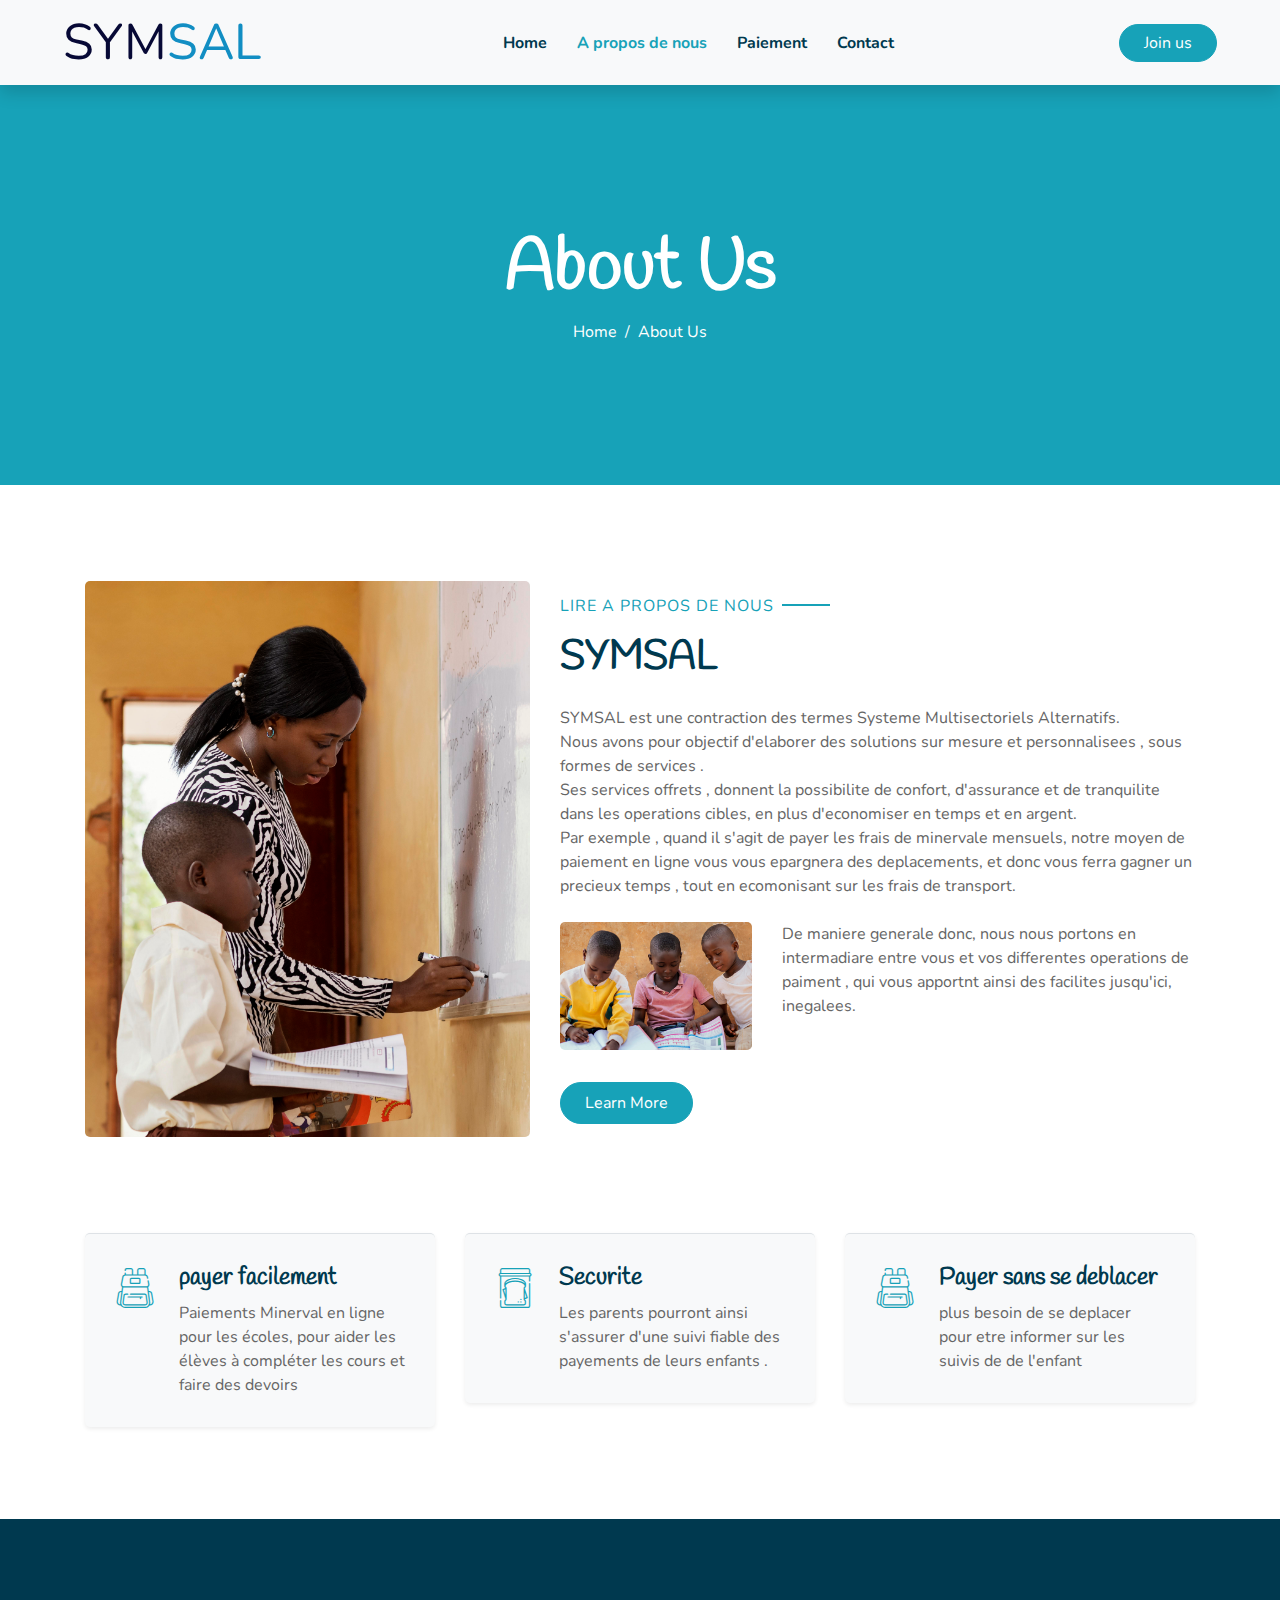
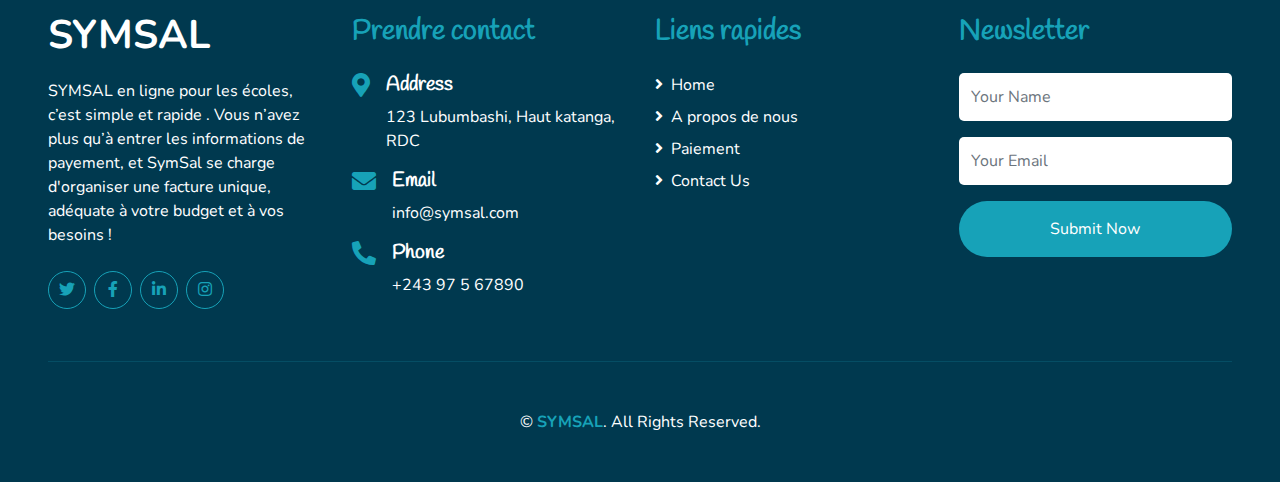
<file: about.html>
<!DOCTYPE html>
<html lang="en">

<head>
    <meta charset="utf-8">
    <title>Symsal</title>
    <meta content="width=device-width, initial-scale=1.0" name="viewport">
    <meta content="symsal est une " name="keywords">
    <meta content="" name="description">

    <!-- Favicon -->
    <link href="img/logo/ss (2).png" rel="icon">

    <!-- Google Web Fonts -->
    <link rel="preconnect" href="https://fonts.gstatic.com">
    <link href="https://fonts.googleapis.com/css2?family=Handlee&family=Nunito&display=swap" rel="stylesheet">

    <!-- Font Awesome -->
    <link href="https://cdnjs.cloudflare.com/ajax/libs/font-awesome/5.10.0/css/all.min.css" rel="stylesheet">

    <!-- Flaticon Font -->
    <link href="lib/flaticon/font/flaticon.css" rel="stylesheet">

    <!-- Libraries Stylesheet -->
    <link href="lib/owlcarousel/assets/owl.carousel.min.css" rel="stylesheet">
    <link href="lib/lightbox/css/lightbox.min.css" rel="stylesheet">

    <!-- Customized Bootstrap Stylesheet -->
    <link href="css/style.css" rel="stylesheet">
</head>

<body>
     <!-- Navbar Start -->
   <div class="container-fluid bg-light position-relative shadow">
    <nav class="navbar navbar-expand-lg bg-light navbar-light py-3 py-lg-0 px-0 px-lg-5">
        <a href="" class="navbar-brand font-bold text-secondary" style="font-size: 50px;">
           
            <span style="color: rgb(7, 9, 54);">SYM</span><span style="color: rgb(18, 142, 195);">SAL</span>
        </a>
        <button type="button" class="navbar-toggler" data-toggle="collapse" data-target="#navbarCollapse">
            <span class="navbar-toggler-icon"></span>
        </button>
        <div class="collapse navbar-collapse justify-content-between" id="navbarCollapse">
            <div class="navbar-nav font-weight-bold mx-auto py-0">
                <a href="index.html" class="nav-item nav-link ">Home</a>
                <a href="about.html" class="nav-item nav-link active">A propos de nous</a>
                <a href="class.html" class="nav-item nav-link">Paiement</a>
                
                <a href="contact.html" class="nav-item nav-link">Contact</a>
            </div>
            <a href="signin.html" class="btn btn-primary px-4">Join us</a>
        </div>
    </nav>
    </div>
<!-- Navbar End -->


    <!-- Header Start -->
    <div class="container-fluid bg-primary mb-5">
        <div class="d-flex flex-column align-items-center justify-content-center" style="min-height: 400px">
            <h3 class="display-3 font-weight-bold text-white">About Us</h3>
            <div class="d-inline-flex text-white">
                <p class="m-0"><a class="text-white" href="index.html">Home</a></p>
                <p class="m-0 px-2">/</p>
                <p class="m-0">About Us</p>
            </div>
        </div>
    </div>
    <!-- Header End -->


    <!-- About Start -->
    <div class="container-fluid py-5">
        <div class="container">
            <div class="row align-items-center">
                <div class="col-lg-5">
                    <img class="img-fluid rounded mb-5 mb-lg-0" src="img/scool/woman-teaching-kids-class.jpg" alt="">
                </div>
                <div class="col-lg-7">
                    <p class="section-title pr-5"><span class="pr-2">Lire a propos de nous</span></p>
                    <h1 class="mb-4">SYMSAL</h1>
                    <p>
                        SYMSAL est une contraction des termes Systeme Multisectoriels Alternatifs.

                        <br>Nous avons pour objectif d'elaborer  des solutions sur mesure et personnalisees , sous formes de services .
                        <br>Ses services offrets , donnent la possibilite de confort, d'assurance et de  tranquilite dans les operations cibles, en plus d'economiser en temps et en argent.
                        <br>Par exemple , quand il s'agit de payer les frais  de minervale mensuels, notre moyen de paiement en ligne vous vous epargnera des deplacements, et donc vous ferra gagner un precieux temps , tout en ecomonisant sur les frais de transport.
                        
                    </p>
                    <div class="row pt-2 pb-4">
                        <div class="col-6 col-md-4">
                            <img class="img-fluid rounded" src="img/scool/african-kids (1).jpg" alt="">
                        </div>
                        <div class="col-6 col-md-8">
                            <p>De maniere generale donc, nous nous portons en intermadiare entre vous et vos differentes operations de paiment  , qui vous apportnt ainsi des facilites jusqu'ici, inegalees. </p>
                        </div>
                    </div>
                    <a href="" class="btn btn-primary mt-2 py-2 px-4">Learn More</a>
                </div>
            </div>
        </div>
    </div>
    <!-- About End -->

 <!-- Facilities Start -->
 <div class="container-fluid pt-5">
    <div class="container pb-3">
        <div class="row">
            
            <div class="col-lg-4 col-md-6 pb-1">
                <div class="d-flex bg-light shadow-sm border-top rounded mb-4" style="padding: 30px;">
                    <i class="flaticon-047-backpack h1 font-weight-normal text-primary mb-3"></i>
                    <div class="pl-4">
                        <h4>payer facilement </h4>
                        <p class="m-0">Paiements Minerval en ligne pour les écoles, pour aider les élèves à compléter les cours et faire des devoirs</p>
                    </div>
                </div>
            </div>
            <div class="col-lg-4 col-md-6 pb-1">
                <div class="d-flex bg-light shadow-sm border-top rounded mb-4" style="padding: 30px;">
                    <i class="flaticon-025-sandwich h1 font-weight-normal text-primary mb-3"></i>
                    <div class="pl-4">
                        <h4>Securite </h4>
                        <p class="m-0">Les parents pourront ainsi s'assurer d'une suivi fiable des payements de leurs enfants .</p>
                    </div>
                </div>
            </div>
            <div class="col-lg-4 col-md-6 pb-1">
                <div class="d-flex bg-light shadow-sm border-top rounded mb-4" style="padding: 30px;">
                    <i class="flaticon-047-backpack h1 font-weight-normal text-primary mb-3"></i>
                    <div class="pl-4">
                        <h4>Payer sans se deblacer </h4>
                        <p class="m-0">plus besoin de se deplacer pour etre informer sur les suivis de de l'enfant </p>
                    </div>
                </div>
            </div>
        </div>
    </div>
</div>
<!-- Facilities Start -->




     <!-- Footer Start -->
     <div class="container-fluid bg-secondary text-white mt-5 py-5 px-sm-3 px-md-5">
        <div class="row pt-5">
            <div class="col-lg-3 col-md-6 mb-5">
                <a href="" class="navbar-brand font-weight-bold text-primary m-0 mb-4 p-0" style="font-size: 40px; line-height: 40px;">
                   
                    <span class="text-white">SYMSAL</span>
                </a>
                <p>SYMSAL en ligne pour les écoles, c’est simple et rapide . 
                    Vous n’avez plus qu’à entrer les informations de payement, et SymSal se charge d'organiser une facture unique, adéquate à votre budget et à vos besoins !</p>
                <div class="d-flex justify-content-start mt-4">
                    <a class="btn btn-outline-primary rounded-circle text-center mr-2 px-0"
                        style="width: 38px; height: 38px;" href="#"><i class="fab fa-twitter"></i></a>
                    <a class="btn btn-outline-primary rounded-circle text-center mr-2 px-0"
                        style="width: 38px; height: 38px;" href="#"><i class="fab fa-facebook-f"></i></a>
                    <a class="btn btn-outline-primary rounded-circle text-center mr-2 px-0"
                        style="width: 38px; height: 38px;" href="#"><i class="fab fa-linkedin-in"></i></a>
                    <a class="btn btn-outline-primary rounded-circle text-center mr-2 px-0"
                        style="width: 38px; height: 38px;" href="#"><i class="fab fa-instagram"></i></a>
                </div>
            </div>
            <div class="col-lg-3 col-md-6 mb-5">
                <h3 class="text-primary mb-4">Prendre contact</h3>
                <div class="d-flex">
                    <h4 class="fa fa-map-marker-alt text-primary"></h4>
                    <div class="pl-3">
                        <h5 class="text-white">Address</h5>
                        <p>123 Lubumbashi, Haut katanga, RDC</p>
                    </div>
                </div>
                <div class="d-flex">
                    <h4 class="fa fa-envelope text-primary"></h4>
                    <div class="pl-3">
                        <h5 class="text-white">Email</h5>
                        <p>info@symsal.com</p>
                    </div>
                </div>
                <div class="d-flex">
                    <h4 class="fa fa-phone-alt text-primary"></h4>
                    <div class="pl-3">
                        <h5 class="text-white">Phone</h5>
                        <p>+243 97 5 67890</p>
                    </div>
                </div>
            </div>
            <div class="col-lg-3 col-md-6 mb-5">
                <h3 class="text-primary mb-4">Liens rapides</h3>
                <div class="d-flex flex-column justify-content-start">
                    <a class="text-white mb-2" href="#"><i class="fa fa-angle-right mr-2"></i>Home</a>
                    <a class="text-white mb-2" href="#"><i class="fa fa-angle-right mr-2"></i>A propos de nous</a>
                    <a class="text-white mb-2" href="#"><i class="fa fa-angle-right mr-2"></i>Paiement</a>

                    <a class="text-white" href="#"><i class="fa fa-angle-right mr-2"></i>Contact Us</a>
                </div>
            </div>
            <div class="col-lg-3 col-md-6 mb-5">
                <h3 class="text-primary mb-4">Newsletter</h3>
                <form action="">
                    <div class="form-group">
                        <input type="text" class="form-control border-0 py-4" placeholder="Your Name" required="required" />
                    </div>
                    <div class="form-group">
                        <input type="email" class="form-control border-0 py-4" placeholder="Your Email"
                            required="required" />
                    </div>
                    <div>
                        <button class="btn btn-primary btn-block border-0 py-3" type="submit">Submit Now</button>
                    </div>
                </form>
            </div>
        </div>
        <div class="container-fluid pt-5" style="border-top: 1px solid rgba(23, 162, 184, .2);;">
            <p class="m-0 text-center text-white">
                &copy; <a class="text-primary font-weight-bold" href="#">SYMSAL</a>. All Rights Reserved. 
            </p>
        </div>
    </div>
    <!-- Footer End -->


    <!-- Back to Top -->
    <a href="#" class="btn btn-primary p-3 back-to-top"><i class="fa fa-angle-double-up"></i></a>


    <!-- JavaScript Libraries -->
    <script src="https://code.jquery.com/jquery-3.4.1.min.js"></script>
    <script src="https://stackpath.bootstrapcdn.com/bootstrap/4.4.1/js/bootstrap.bundle.min.js"></script>
    <script src="lib/easing/easing.min.js"></script>
    <script src="lib/owlcarousel/owl.carousel.min.js"></script>
    <script src="lib/isotope/isotope.pkgd.min.js"></script>
    <script src="lib/lightbox/js/lightbox.min.js"></script>

    <!-- Contact Javascript File -->
    <script src="mail/jqBootstrapValidation.min.js"></script>
    <script src="mail/contact.js"></script>

    <!-- Template Javascript -->
    <script src="js/main.js"></script>
</body>

</html>
</file>
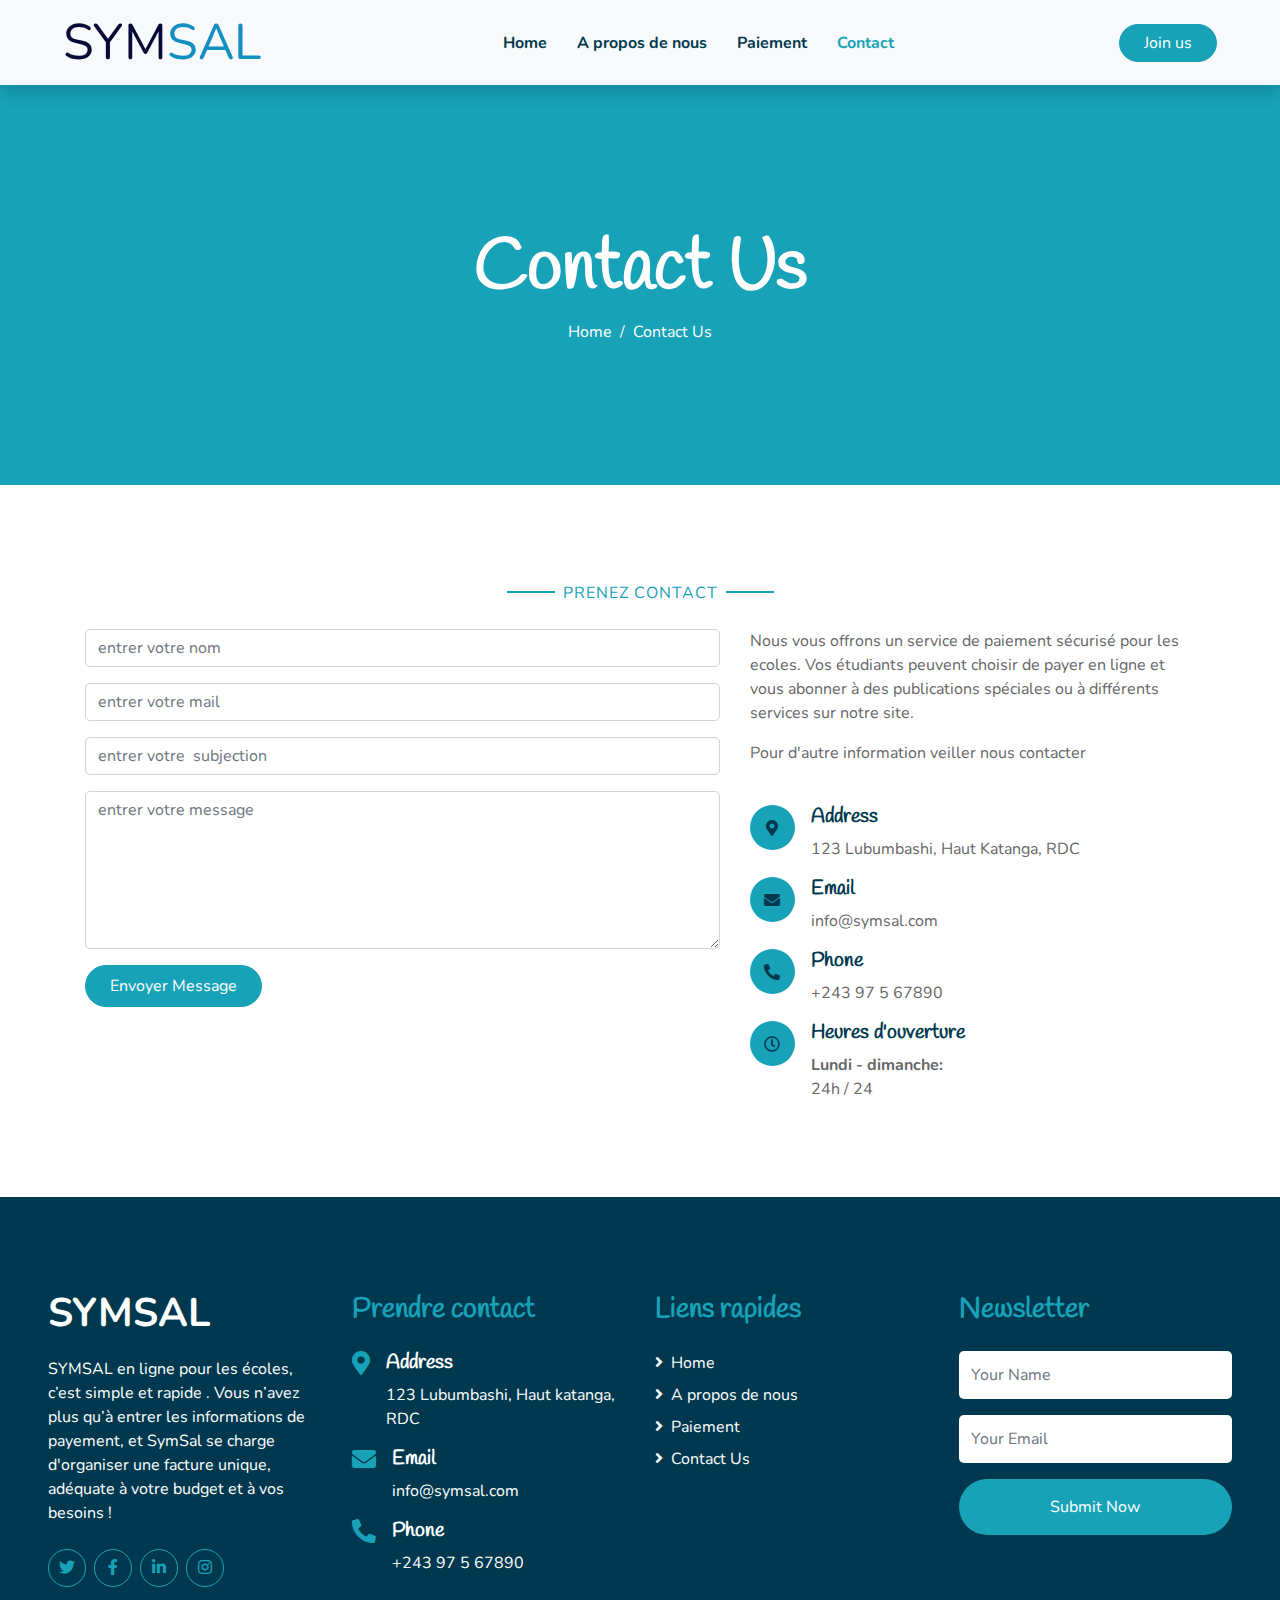
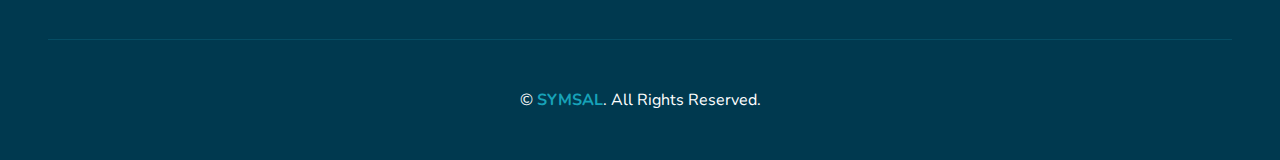
<file: contact.html>
<!DOCTYPE html>
<html lang="en">

<head>
    <meta charset="utf-8">
    <title>Symsal</title>
    <meta content="width=device-width, initial-scale=1.0" name="viewport">
    <meta content="symsal est une " name="keywords">
    <meta content="" name="description">

    <!-- Favicon -->
    <link href="img/logo/ss (2).png" rel="icon">

    <!-- Google Web Fonts -->
    <link rel="preconnect" href="https://fonts.gstatic.com">
    <link href="https://fonts.googleapis.com/css2?family=Handlee&family=Nunito&display=swap" rel="stylesheet">

    <!-- Font Awesome -->
    <link href="https://cdnjs.cloudflare.com/ajax/libs/font-awesome/5.10.0/css/all.min.css" rel="stylesheet">

    <!-- Flaticon Font -->
    <link href="lib/flaticon/font/flaticon.css" rel="stylesheet">

    <!-- Libraries Stylesheet -->
    <link href="lib/owlcarousel/assets/owl.carousel.min.css" rel="stylesheet">
    <link href="lib/lightbox/css/lightbox.min.css" rel="stylesheet">

    <!-- Customized Bootstrap Stylesheet -->
    <link href="css/style.css" rel="stylesheet">
</head>

<body>
    <!-- Navbar Start -->
    <div class="container-fluid bg-light position-relative shadow">
        <nav class="navbar navbar-expand-lg bg-light navbar-light py-3 py-lg-0 px-0 px-lg-5">
            <a href="" class="navbar-brand font-bold text-secondary" style="font-size: 50px;">
               
                <span style="color: rgb(7, 9, 54);">SYM</span><span style="color: rgb(18, 142, 195);">SAL</span>
            </a>
            <button type="button" class="navbar-toggler" data-toggle="collapse" data-target="#navbarCollapse">
                <span class="navbar-toggler-icon"></span>
            </button>
            <div class="collapse navbar-collapse justify-content-between" id="navbarCollapse">
                <div class="navbar-nav font-weight-bold mx-auto py-0">
                    <a href="index.html" class="nav-item nav-link ">Home</a>
                    <a href="about.html" class="nav-item nav-link">A propos de nous</a>
                    <a href="class.html" class="nav-item nav-link">Paiement</a>
                    
                    <a href="contact.html" class="nav-item nav-link active">Contact</a>
                </div>
                <a href="signin.html" class="btn btn-primary px-4">Join us</a>
            </div>
        </nav>
        </div>
    <!-- Navbar End -->


    <!-- Header Start -->
    <div class="container-fluid bg-primary mb-5">
        <div class="d-flex flex-column align-items-center justify-content-center" style="min-height: 400px">
            <h3 class="display-3 font-weight-bold text-white">Contact Us</h3>
            <div class="d-inline-flex text-white">
                <p class="m-0"><a class="text-white" href="index.html">Home</a></p>
                <p class="m-0 px-2">/</p>
                <p class="m-0">Contact Us</p>
            </div>
        </div>
    </div>
    <!-- Header End -->


    <!-- Contact Start -->
    <div class="container-fluid pt-5">
        <div class="container">
            <div class="text-center pb-2">
                <p class="section-title px-5"><span class="px-2">Prenez contact</span></p>
                
            </div>
            <div class="row">
                <div class="col-lg-7 mb-5">
                    <div class="contact-form">
                        <div id="success"></div>
                        <form name="sentMessage" id="contactForm" novalidate="novalidate">
                            <div class="control-group">
                                <input type="text" class="form-control" id="name" placeholder="entrer votre nom" required="required" data-validation-required-message="entrer votre nom" />
                                <p class="help-block text-danger"></p>
                            </div>
                            <div class="control-group">
                                <input type="email" class="form-control" id="email" placeholder="entrer votre mail" required="required" data-validation-required-message="entrer votre mail" />
                                <p class="help-block text-danger"></p>
                            </div>
                            <div class="control-group">
                                <input type="text" class="form-control" id="subject" placeholder="entrer votre  subjection" required="required" data-validation-required-message="entrer votre  subjection" />
                                <p class="help-block text-danger"></p>
                            </div>
                            <div class="control-group">
                                <textarea class="form-control" rows="6" id="message" placeholder="entrer votre message" required="required" data-validation-required-message="entrer votre message"></textarea>
                                <p class="help-block text-danger"></p>
                            </div>
                            <div>
                                <button class="btn btn-primary py-2 px-4" type="submit" id="sendMessageButton">Envoyer Message</button>
                            </div>
                        </form>
                    </div>
                </div>
                <div class="col-lg-5 mb-5">
                    <p>Nous vous offrons un service de paiement sécurisé pour les ecoles. Vos étudiants peuvent choisir de payer en ligne et vous abonner à des publications spéciales ou à différents services sur notre site.</p>
                    <p>Pour d'autre information veiller nous contacter </p>
                    <br>
                    <div class="d-flex">
                        <i class="fa fa-map-marker-alt d-inline-flex align-items-center justify-content-center bg-primary text-secondary rounded-circle" style="width: 45px; height: 45px;"></i>
                        <div class="pl-3">
                            <h5>Address</h5>
                            <p>123 Lubumbashi, Haut Katanga, RDC</p>
                        </div>
                    </div>
                    <div class="d-flex">
                        <i class="fa fa-envelope d-inline-flex align-items-center justify-content-center bg-primary text-secondary rounded-circle" style="width: 45px; height: 45px;"></i>
                        <div class="pl-3">
                            <h5>Email</h5>
                            <p>info@symsal.com</p>
                        </div>
                    </div>
                    <div class="d-flex">
                        <i class="fa fa-phone-alt d-inline-flex align-items-center justify-content-center bg-primary text-secondary rounded-circle" style="width: 45px; height: 45px;"></i>
                        <div class="pl-3">
                            <h5>Phone</h5>
                            <p>+243 97 5 67890</p>
                        </div>
                    </div>
                    <div class="d-flex">
                        <i class="far fa-clock d-inline-flex align-items-center justify-content-center bg-primary text-secondary rounded-circle" style="width: 45px; height: 45px;"></i>
                        <div class="pl-3">
                            <h5>Heures d'ouverture</h5>
                            <strong>Lundi - dimanche:</strong>
                            <p class="m-0">24h / 24 </p>
                        </div>
                    </div>
                </div>
            </div>
        </div>
    </div>
    <!-- Contact End -->


   <!-- Footer Start -->
   <div class="container-fluid bg-secondary text-white mt-5 py-5 px-sm-3 px-md-5">
    <div class="row pt-5">
        <div class="col-lg-3 col-md-6 mb-5">
            <a href="" class="navbar-brand font-weight-bold text-primary m-0 mb-4 p-0" style="font-size: 40px; line-height: 40px;">
               
                <span class="text-white">SYMSAL</span>
            </a>
            <p>SYMSAL en ligne pour les écoles, c’est simple et rapide . 
                Vous n’avez plus qu’à entrer les informations de payement, et SymSal se charge d'organiser une facture unique, adéquate à votre budget et à vos besoins !</p>
            <div class="d-flex justify-content-start mt-4">
                <a class="btn btn-outline-primary rounded-circle text-center mr-2 px-0"
                    style="width: 38px; height: 38px;" href="#"><i class="fab fa-twitter"></i></a>
                <a class="btn btn-outline-primary rounded-circle text-center mr-2 px-0"
                    style="width: 38px; height: 38px;" href="#"><i class="fab fa-facebook-f"></i></a>
                <a class="btn btn-outline-primary rounded-circle text-center mr-2 px-0"
                    style="width: 38px; height: 38px;" href="#"><i class="fab fa-linkedin-in"></i></a>
                <a class="btn btn-outline-primary rounded-circle text-center mr-2 px-0"
                    style="width: 38px; height: 38px;" href="#"><i class="fab fa-instagram"></i></a>
            </div>
        </div>
        <div class="col-lg-3 col-md-6 mb-5">
            <h3 class="text-primary mb-4">Prendre contact</h3>
            <div class="d-flex">
                <h4 class="fa fa-map-marker-alt text-primary"></h4>
                <div class="pl-3">
                    <h5 class="text-white">Address</h5>
                    <p>123 Lubumbashi, Haut katanga, RDC</p>
                </div>
            </div>
            <div class="d-flex">
                <h4 class="fa fa-envelope text-primary"></h4>
                <div class="pl-3">
                    <h5 class="text-white">Email</h5>
                    <p>info@symsal.com</p>
                </div>
            </div>
            <div class="d-flex">
                <h4 class="fa fa-phone-alt text-primary"></h4>
                <div class="pl-3">
                    <h5 class="text-white">Phone</h5>
                    <p>+243 97 5 67890</p>
                </div>
            </div>
        </div>
        <div class="col-lg-3 col-md-6 mb-5">
            <h3 class="text-primary mb-4">Liens rapides</h3>
            <div class="d-flex flex-column justify-content-start">
                <a class="text-white mb-2" href="#"><i class="fa fa-angle-right mr-2"></i>Home</a>
                <a class="text-white mb-2" href="#"><i class="fa fa-angle-right mr-2"></i>A propos de nous</a>
                <a class="text-white mb-2" href="#"><i class="fa fa-angle-right mr-2"></i>Paiement</a>

                <a class="text-white" href="#"><i class="fa fa-angle-right mr-2"></i>Contact Us</a>
            </div>
        </div>
        <div class="col-lg-3 col-md-6 mb-5">
            <h3 class="text-primary mb-4">Newsletter</h3>
            <form action="">
                <div class="form-group">
                    <input type="text" class="form-control border-0 py-4" placeholder="Your Name" required="required" />
                </div>
                <div class="form-group">
                    <input type="email" class="form-control border-0 py-4" placeholder="Your Email"
                        required="required" />
                </div>
                <div>
                    <button class="btn btn-primary btn-block border-0 py-3" type="submit">Submit Now</button>
                </div>
            </form>
        </div>
    </div>
    <div class="container-fluid pt-5" style="border-top: 1px solid rgba(23, 162, 184, .2);;">
        <p class="m-0 text-center text-white">
            &copy; <a class="text-primary font-weight-bold" href="#">SYMSAL</a>. All Rights Reserved. 
        </p>
    </div>
</div>
<!-- Footer End -->


    <!-- Back to Top -->
    <a href="#" class="btn btn-primary p-3 back-to-top"><i class="fa fa-angle-double-up"></i></a>


    <!-- JavaScript Libraries -->
    <script src="https://code.jquery.com/jquery-3.4.1.min.js"></script>
    <script src="https://stackpath.bootstrapcdn.com/bootstrap/4.4.1/js/bootstrap.bundle.min.js"></script>
    <script src="lib/easing/easing.min.js"></script>
    <script src="lib/owlcarousel/owl.carousel.min.js"></script>
    <script src="lib/isotope/isotope.pkgd.min.js"></script>
    <script src="lib/lightbox/js/lightbox.min.js"></script>

    <!-- Contact Javascript File -->
    <script src="mail/jqBootstrapValidation.min.js"></script>
    <script src="mail/contact.js"></script>

    <!-- Template Javascript -->
    <script src="js/main.js"></script>
</body>

</html>
</file>
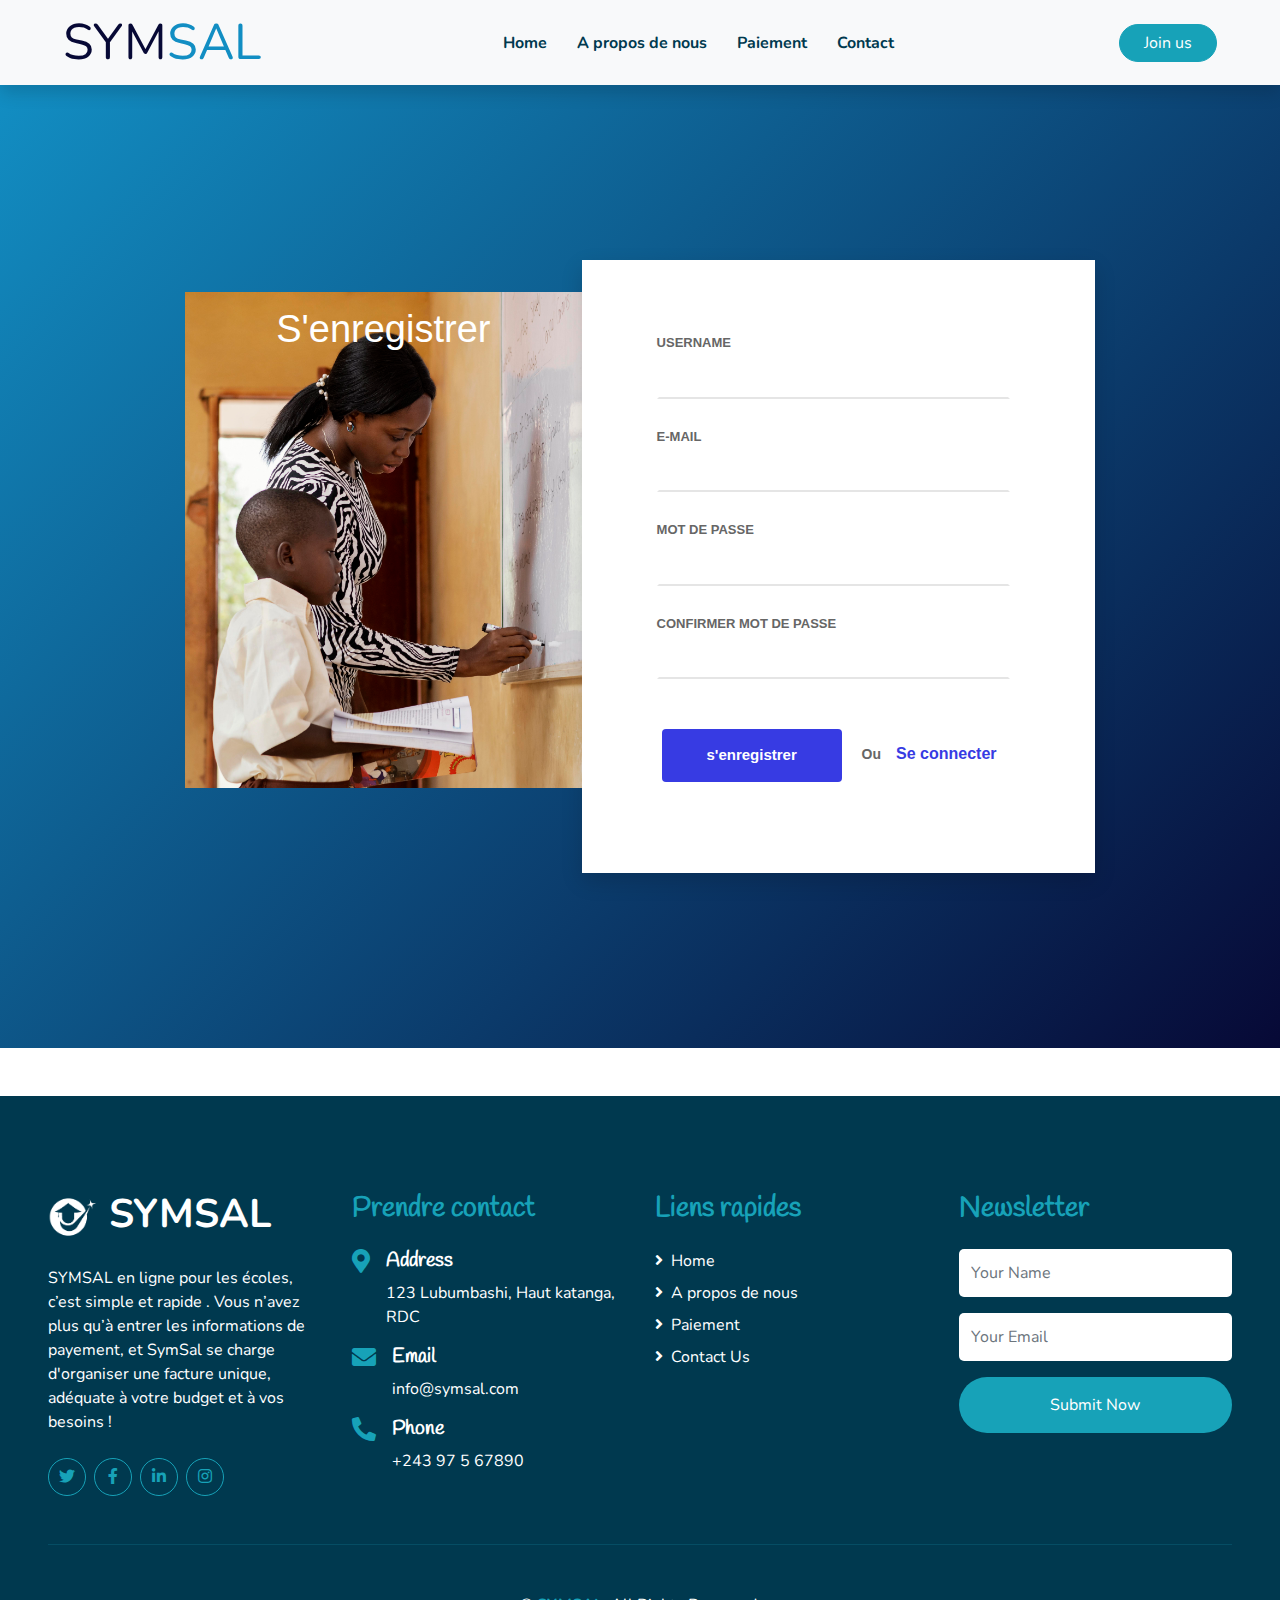
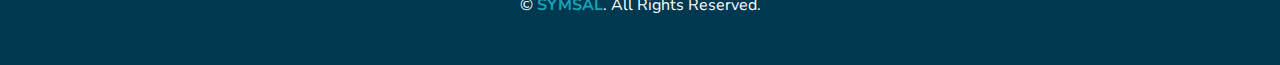
<file: login.html>
<!DOCTYPE html>
<html lang="en">

<head>
    <meta charset="utf-8">
    <title>Symsal</title>
    <meta content="width=device-width, initial-scale=1.0" name="viewport">
    <meta content="Free HTML Templates" name="keywords">
    <meta content="Free HTML Templates" name="description">

    <!-- Favicon -->
    <link href="img/logo/ss (2).png" rel="icon">

    <!-- Google Web Fonts -->
    <link rel="preconnect" href="https://fonts.gstatic.com">
    <link href="https://fonts.googleapis.com/css2?family=Handlee&family=Nunito&display=swap" rel="stylesheet">

    <!-- Font Awesome -->
    <link href="https://cdnjs.cloudflare.com/ajax/libs/font-awesome/5.10.0/css/all.min.css" rel="stylesheet">

    <!-- Flaticon Font -->
    <link href="lib/flaticon/font/flaticon.css" rel="stylesheet">

    <!-- Libraries Stylesheet -->
    <link href="lib/owlcarousel/assets/owl.carousel.min.css" rel="stylesheet">
    <link href="lib/lightbox/css/lightbox.min.css" rel="stylesheet">

    <!-- Customized Bootstrap Stylesheet -->
    <link href="css/style.css" rel="stylesheet">
    <link rel="stylesheet" href="css/style1.css">
</head>

<body>
   <!-- Navbar Start -->
   <div class="container-fluid bg-light position-relative shadow">
    <nav class="navbar navbar-expand-lg bg-light navbar-light py-3 py-lg-0 px-0 px-lg-5">
        <a href="" class="navbar-brand font-bold text-secondary" style="font-size: 50px;">
           
            <span style="color: rgb(7, 9, 54);">SYM</span><span style="color: rgb(18, 142, 195);">SAL</span>
        </a>
        <button type="button" class="navbar-toggler" data-toggle="collapse" data-target="#navbarCollapse">
            <span class="navbar-toggler-icon"></span>
        </button>
        <div class="collapse navbar-collapse justify-content-between" id="navbarCollapse">
            <div class="navbar-nav font-weight-bold mx-auto py-0">
                <a href="index.html" class="nav-item nav-link">Home</a>
                <a href="about.html" class="nav-item nav-link">A propos de nous</a>
                <a href="class.html" class="nav-item nav-link">Paiement</a>
                
                <a href="contact.html" class="nav-item nav-link">Contact</a>
            </div>
            <a href="signin.html" class="btn btn-primary px-4">Join us</a>
        </div>
    </nav>
</div>
<!-- Navbar End -->


   <!-- partial:index.partial.html -->
<div class="form-v7">
	<div class="page-content">
		<div class="form-v7-content">
			<div class="form-left">
				<img src="img/scool/woman-teaching-kids-class.jpg" alt="form">
				<p class="text-1">S'enregistrer</p>
				
			</div>
			<form class="form-detail" action="#" method="post" id="myform">
				<div class="form-row">
					<label for="username">USERNAME</label>
					<input type="text" name="username" id="username" class="input-text">
				</div>
				<div class="form-row">
					<label for="your_email">E-MAIL</label>
					<input type="text" name="your_email" id="your_email" class="input-text" required pattern="[^@]+@[^@]+.[a-zA-Z]{2,6}">
				</div>
				<div class="form-row">
					<label for="password">MOT DE PASSE</label>
					<input type="password" name="password" id="password" class="input-text" required>
				</div>
				<div class="form-row">
					<label for="comfirm_password">CONFIRMER MOT DE PASSE</label>
					<input type="password" name="comfirm_password" id="comfirm_password" class="input-text" required>
				</div>
				<div class="form-row-last">
					<input type="submit" name="register" class="register" value="s'enregistrer">
					<p>Ou<a href="signin.html">Se connecter</a></p>
				</div>
			</form>
		</div>
	</div>
</div>
<!-- partial -->




    
    <!-- Footer Start -->
    <div class="container-fluid bg-secondary text-white mt-5 py-5 px-sm-3 px-md-5">
        <div class="row pt-5">
            <div class="col-lg-3 col-md-6 mb-5">
                <a href="" class="navbar-brand font-weight-bold text-primary m-0 mb-4 p-0" style="font-size: 40px; line-height: 40px;">
                   <img src="img/logo/symsal5 (1).png" alt="" width="50px" >
                    <span class="text-white">SYMSAL</span>
                </a>
                <p>SYMSAL en ligne pour les écoles, c’est simple et rapide . 
                    Vous n’avez plus qu’à entrer les informations de payement, et SymSal se charge d'organiser une facture unique, adéquate à votre budget et à vos besoins !</p>
                <div class="d-flex justify-content-start mt-4">
                    <a class="btn btn-outline-primary rounded-circle text-center mr-2 px-0"
                        style="width: 38px; height: 38px;" href="#"><i class="fab fa-twitter"></i></a>
                    <a class="btn btn-outline-primary rounded-circle text-center mr-2 px-0"
                        style="width: 38px; height: 38px;" href="#"><i class="fab fa-facebook-f"></i></a>
                    <a class="btn btn-outline-primary rounded-circle text-center mr-2 px-0"
                        style="width: 38px; height: 38px;" href="#"><i class="fab fa-linkedin-in"></i></a>
                    <a class="btn btn-outline-primary rounded-circle text-center mr-2 px-0"
                        style="width: 38px; height: 38px;" href="#"><i class="fab fa-instagram"></i></a>
                </div>
            </div>
            <div class="col-lg-3 col-md-6 mb-5">
                <h3 class="text-primary mb-4">Prendre contact</h3>
                <div class="d-flex">
                    <h4 class="fa fa-map-marker-alt text-primary"></h4>
                    <div class="pl-3">
                        <h5 class="text-white">Address</h5>
                        <p>123 Lubumbashi, Haut katanga, RDC</p>
                    </div>
                </div>
                <div class="d-flex">
                    <h4 class="fa fa-envelope text-primary"></h4>
                    <div class="pl-3">
                        <h5 class="text-white">Email</h5>
                        <p>info@symsal.com</p>
                    </div>
                </div>
                <div class="d-flex">
                    <h4 class="fa fa-phone-alt text-primary"></h4>
                    <div class="pl-3">
                        <h5 class="text-white">Phone</h5>
                        <p>+243 97 5 67890</p>
                    </div>
                </div>
            </div>
            <div class="col-lg-3 col-md-6 mb-5">
                <h3 class="text-primary mb-4">Liens rapides</h3>
                <div class="d-flex flex-column justify-content-start">
                    <a class="text-white mb-2" href="#"><i class="fa fa-angle-right mr-2"></i>Home</a>
                    <a class="text-white mb-2" href="#"><i class="fa fa-angle-right mr-2"></i>A propos de nous</a>
                    <a class="text-white mb-2" href="#"><i class="fa fa-angle-right mr-2"></i>Paiement</a>

                    <a class="text-white" href="#"><i class="fa fa-angle-right mr-2"></i>Contact Us</a>
                </div>
            </div>
            <div class="col-lg-3 col-md-6 mb-5">
                <h3 class="text-primary mb-4">Newsletter</h3>
                <form action="">
                    <div class="form-group">
                        <input type="text" class="form-control border-0 py-4" placeholder="Your Name" required="required" />
                    </div>
                    <div class="form-group">
                        <input type="email" class="form-control border-0 py-4" placeholder="Your Email"
                            required="required" />
                    </div>
                    <div>
                        <button class="btn btn-primary btn-block border-0 py-3" type="submit">Submit Now</button>
                    </div>
                </form>
            </div>
        </div>
        <div class="container-fluid pt-5" style="border-top: 1px solid rgba(23, 162, 184, .2);;">
            <p class="m-0 text-center text-white">
                &copy; <a class="text-primary font-weight-bold" href="#">SYMSAL</a>. All Rights Reserved. 
            </p>
        </div>
    </div>
    <!-- Footer End -->


    <!-- Back to Top -->
    <a href="#" class="btn btn-primary p-3 back-to-top"><i class="fa fa-angle-double-up"></i></a>


    <!-- JavaScript Libraries -->
    <script src="https://code.jquery.com/jquery-3.4.1.min.js"></script>
    <script src="https://stackpath.bootstrapcdn.com/bootstrap/4.4.1/js/bootstrap.bundle.min.js"></script>
    <script src="lib/easing/easing.min.js"></script>
    <script src="lib/owlcarousel/owl.carousel.min.js"></script>
    <script src="lib/isotope/isotope.pkgd.min.js"></script>
    <script src="lib/lightbox/js/lightbox.min.js"></script>

    <!-- Contact Javascript File -->
    <script src="mail/jqBootstrapValidation.min.js"></script>
    <script src="mail/contact.js"></script>

    <!-- Template Javascript -->
    <script src="js/main.js"></script>
</body>

</html>
</file>
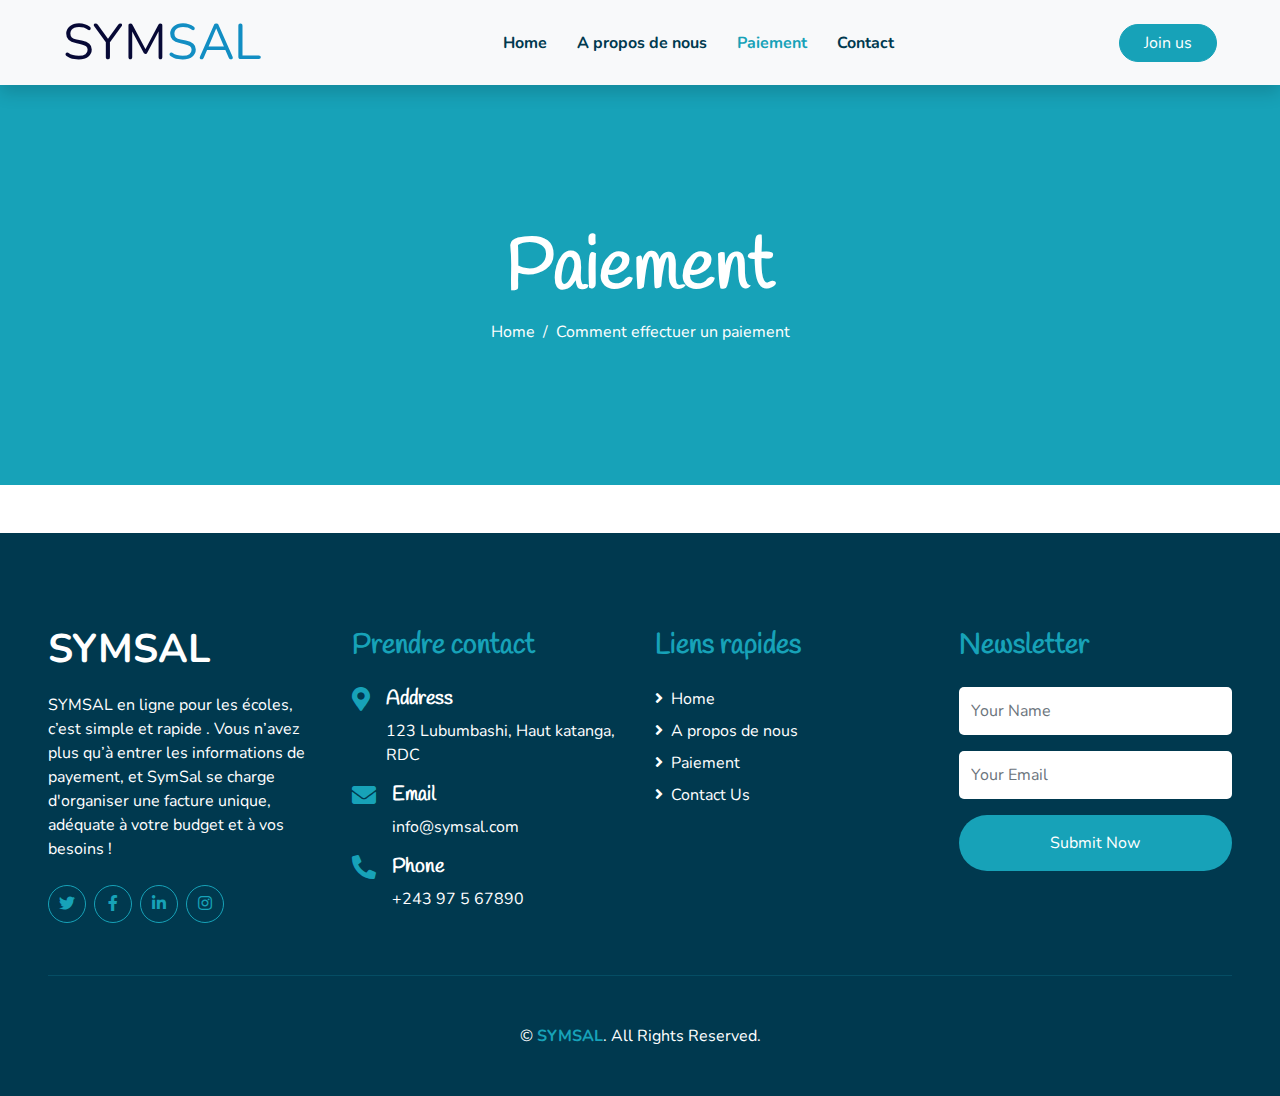
<file: paiementdetail.html>
<!DOCTYPE html>
<html lang="en">

<head>
    <meta charset="utf-8">
    <title>Symsal</title>
    <meta content="width=device-width, initial-scale=1.0" name="viewport">
    <meta content="Free HTML Templates" name="keywords">
    <meta content="Free HTML Templates" name="description">

    <!-- Favicon -->
    <link href="img/logo/ss (2).png" rel="icon">

    <!-- Google Web Fonts -->
    <link rel="preconnect" href="https://fonts.gstatic.com">
    <link href="https://fonts.googleapis.com/css2?family=Handlee&family=Nunito&display=swap" rel="stylesheet">

    <!-- Font Awesome -->
    <link href="https://cdnjs.cloudflare.com/ajax/libs/font-awesome/5.10.0/css/all.min.css" rel="stylesheet">

    <!-- Flaticon Font -->
    <link href="lib/flaticon/font/flaticon.css" rel="stylesheet">

    <!-- Libraries Stylesheet -->
    <link href="lib/owlcarousel/assets/owl.carousel.min.css" rel="stylesheet">
    <link href="lib/lightbox/css/lightbox.min.css" rel="stylesheet">

    <!-- Customized Bootstrap Stylesheet -->
    <link href="css/style.css" rel="stylesheet">
</head>

<body>
    <!-- Navbar Start -->
    <div class="container-fluid bg-light position-relative shadow">
        <nav class="navbar navbar-expand-lg bg-light navbar-light py-3 py-lg-0 px-0 px-lg-5">
            <a href="" class="navbar-brand font-bold text-secondary" style="font-size: 50px;">
               
                <span style="color: rgb(7, 9, 54);">SYM</span><span style="color: rgb(18, 142, 195);">SAL</span>
            </a>
            <button type="button" class="navbar-toggler" data-toggle="collapse" data-target="#navbarCollapse">
                <span class="navbar-toggler-icon"></span>
            </button>
            <div class="collapse navbar-collapse justify-content-between" id="navbarCollapse">
                <div class="navbar-nav font-weight-bold mx-auto py-0">
                    <a href="index.html" class="nav-item nav-link ">Home</a>
                    <a href="about.html" class="nav-item nav-link">A propos de nous</a>
                    <a href="class.html" class="nav-item nav-link active">Paiement</a>
                    
                    <a href="contact.html" class="nav-item nav-link">Contact</a>
                </div>
                <a href="signin.html" class="btn btn-primary px-4">Join us</a>
            </div>
        </nav>
        </div>
    <!-- Navbar End -->



    <!-- Header Start -->
    <div class="container-fluid bg-primary mb-5">
        <div class="d-flex flex-column align-items-center justify-content-center" style="min-height: 400px">
            <h3 class="display-3 font-weight-bold text-white">Paiement</h3>
            <div class="d-inline-flex text-white">
                <p class="m-0"><a class="text-white" href="index.html">Home</a></p>
                <p class="m-0 px-2">/</p>
                <p class="m-0">Comment effectuer un paiement</p>
            </div>
        </div>
    </div>
    <!-- Header End -->





    
    <!-- Footer Start -->
    <div class="container-fluid bg-secondary text-white mt-5 py-5 px-sm-3 px-md-5">
        <div class="row pt-5">
            <div class="col-lg-3 col-md-6 mb-5">
                <a href="" class="navbar-brand font-weight-bold text-primary m-0 mb-4 p-0" style="font-size: 40px; line-height: 40px;">
                   
                    <span class="text-white">SYMSAL</span>
                </a>
                <p>SYMSAL en ligne pour les écoles, c’est simple et rapide . 
                    Vous n’avez plus qu’à entrer les informations de payement, et SymSal se charge d'organiser une facture unique, adéquate à votre budget et à vos besoins !</p>
                <div class="d-flex justify-content-start mt-4">
                    <a class="btn btn-outline-primary rounded-circle text-center mr-2 px-0"
                        style="width: 38px; height: 38px;" href="#"><i class="fab fa-twitter"></i></a>
                    <a class="btn btn-outline-primary rounded-circle text-center mr-2 px-0"
                        style="width: 38px; height: 38px;" href="#"><i class="fab fa-facebook-f"></i></a>
                    <a class="btn btn-outline-primary rounded-circle text-center mr-2 px-0"
                        style="width: 38px; height: 38px;" href="#"><i class="fab fa-linkedin-in"></i></a>
                    <a class="btn btn-outline-primary rounded-circle text-center mr-2 px-0"
                        style="width: 38px; height: 38px;" href="#"><i class="fab fa-instagram"></i></a>
                </div>
            </div>
            <div class="col-lg-3 col-md-6 mb-5">
                <h3 class="text-primary mb-4">Prendre contact</h3>
                <div class="d-flex">
                    <h4 class="fa fa-map-marker-alt text-primary"></h4>
                    <div class="pl-3">
                        <h5 class="text-white">Address</h5>
                        <p>123 Lubumbashi, Haut katanga, RDC</p>
                    </div>
                </div>
                <div class="d-flex">
                    <h4 class="fa fa-envelope text-primary"></h4>
                    <div class="pl-3">
                        <h5 class="text-white">Email</h5>
                        <p>info@symsal.com</p>
                    </div>
                </div>
                <div class="d-flex">
                    <h4 class="fa fa-phone-alt text-primary"></h4>
                    <div class="pl-3">
                        <h5 class="text-white">Phone</h5>
                        <p>+243 97 5 67890</p>
                    </div>
                </div>
            </div>
            <div class="col-lg-3 col-md-6 mb-5">
                <h3 class="text-primary mb-4">Liens rapides</h3>
                <div class="d-flex flex-column justify-content-start">
                    <a class="text-white mb-2" href="#"><i class="fa fa-angle-right mr-2"></i>Home</a>
                    <a class="text-white mb-2" href="#"><i class="fa fa-angle-right mr-2"></i>A propos de nous</a>
                    <a class="text-white mb-2" href="#"><i class="fa fa-angle-right mr-2"></i>Paiement</a>

                    <a class="text-white" href="#"><i class="fa fa-angle-right mr-2"></i>Contact Us</a>
                </div>
            </div>
            <div class="col-lg-3 col-md-6 mb-5">
                <h3 class="text-primary mb-4">Newsletter</h3>
                <form action="">
                    <div class="form-group">
                        <input type="text" class="form-control border-0 py-4" placeholder="Your Name" required="required" />
                    </div>
                    <div class="form-group">
                        <input type="email" class="form-control border-0 py-4" placeholder="Your Email"
                            required="required" />
                    </div>
                    <div>
                        <button class="btn btn-primary btn-block border-0 py-3" type="submit">Submit Now</button>
                    </div>
                </form>
            </div>
        </div>
        <div class="container-fluid pt-5" style="border-top: 1px solid rgba(23, 162, 184, .2);;">
            <p class="m-0 text-center text-white">
                &copy; <a class="text-primary font-weight-bold" href="#">SYMSAL</a>. All Rights Reserved. 
            </p>
        </div>
    </div>
    <!-- Footer End -->


    <!-- Back to Top -->
    <a href="#" class="btn btn-primary p-3 back-to-top"><i class="fa fa-angle-double-up"></i></a>


    <!-- JavaScript Libraries -->
    <script src="https://code.jquery.com/jquery-3.4.1.min.js"></script>
    <script src="https://stackpath.bootstrapcdn.com/bootstrap/4.4.1/js/bootstrap.bundle.min.js"></script>
    <script src="lib/easing/easing.min.js"></script>
    <script src="lib/owlcarousel/owl.carousel.min.js"></script>
    <script src="lib/isotope/isotope.pkgd.min.js"></script>
    <script src="lib/lightbox/js/lightbox.min.js"></script>

    <!-- Contact Javascript File -->
    <script src="mail/jqBootstrapValidation.min.js"></script>
    <script src="mail/contact.js"></script>

    <!-- Template Javascript -->
    <script src="js/main.js"></script>
</body>

</html>
</file>
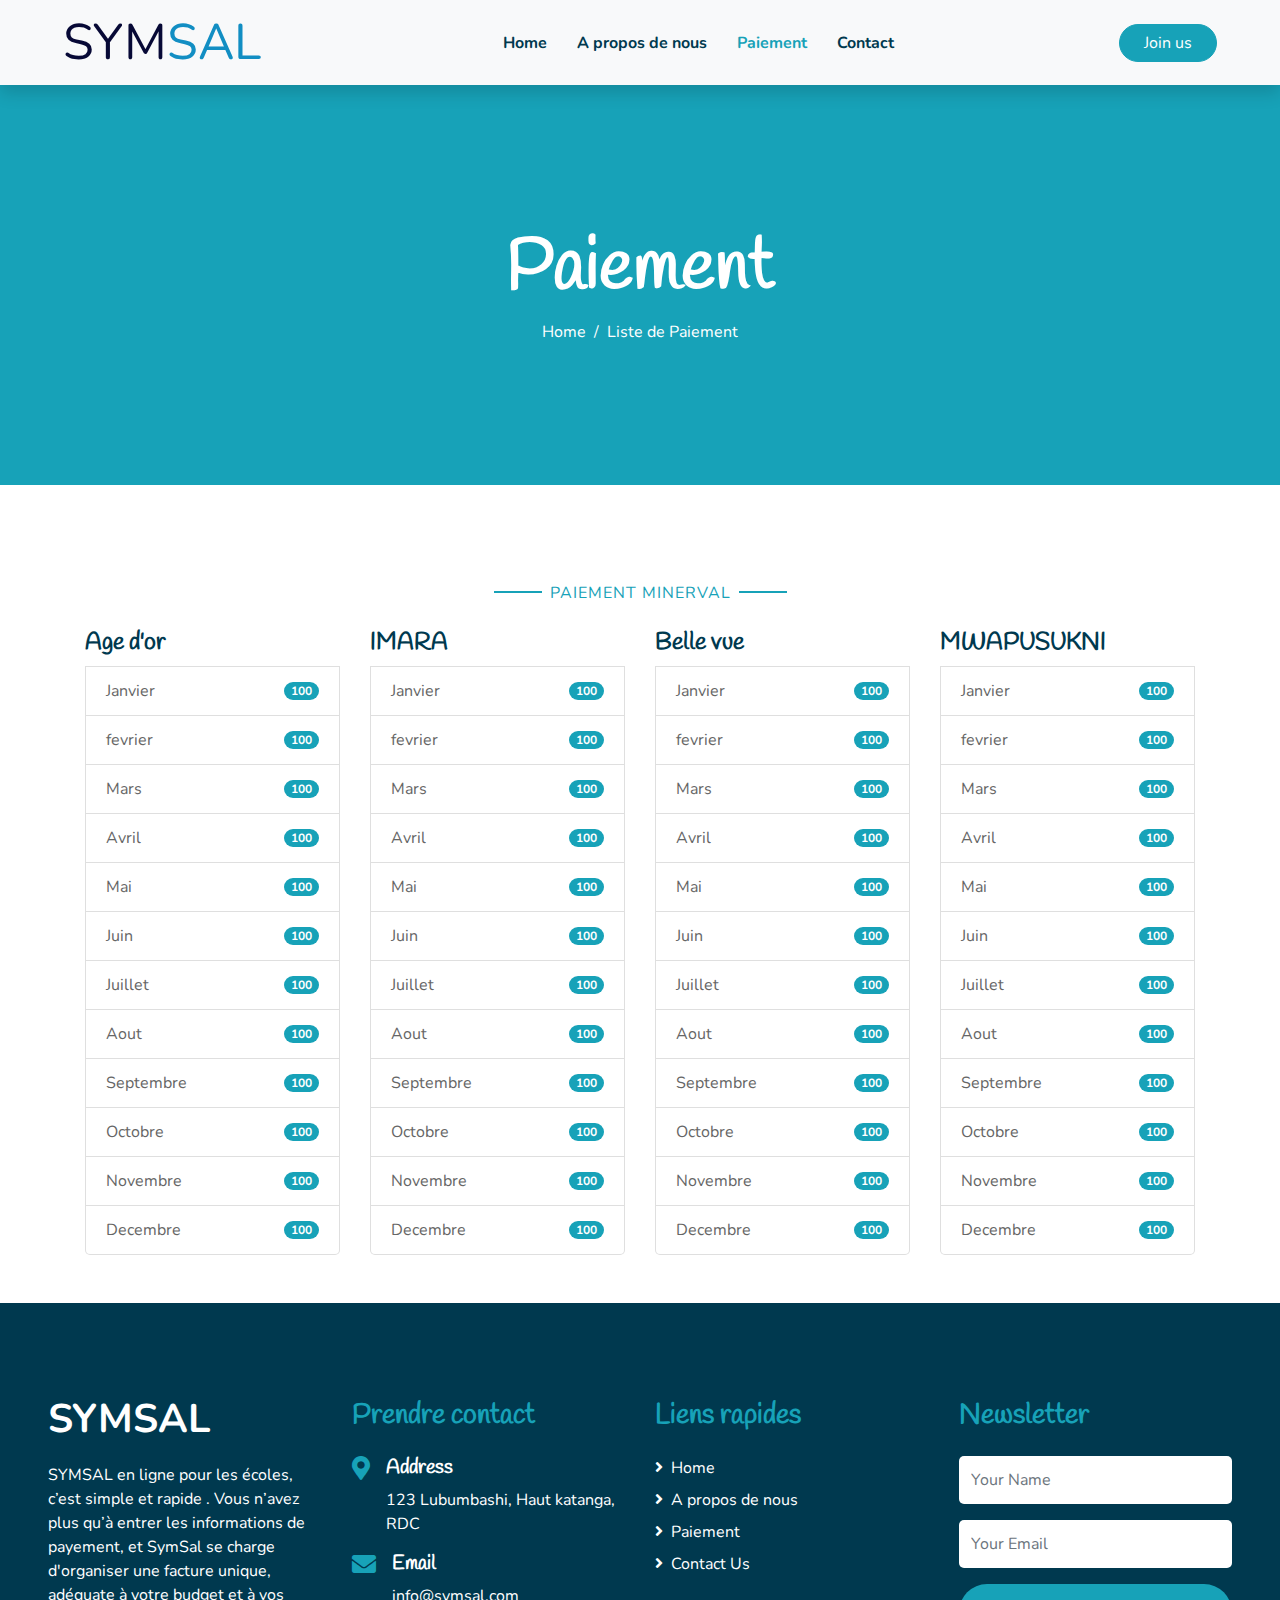
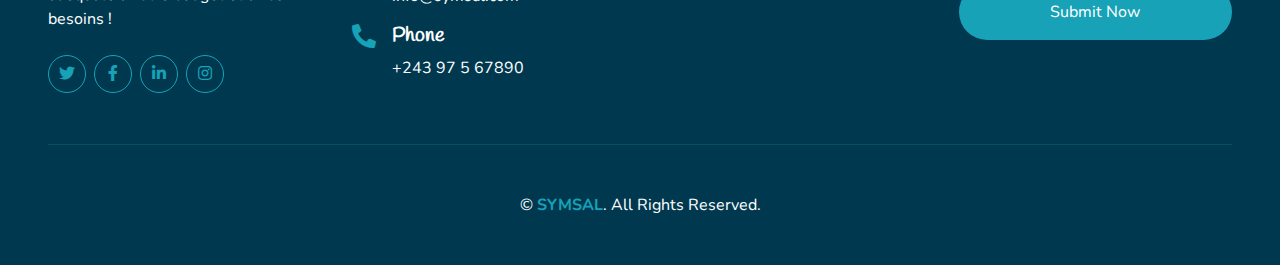
<file: paiementliste.html>
<!DOCTYPE html>
<html lang="en">

<head>
    <meta charset="utf-8">
    <title>Symsal</title>
    <meta content="width=device-width, initial-scale=1.0" name="viewport">
    <meta content="Free HTML Templates" name="keywords">
    <meta content="Free HTML Templates" name="description">

    <!-- Favicon -->
    <link href="img/logo/ss (2).png" rel="icon">

    <!-- Google Web Fonts -->
    <link rel="preconnect" href="https://fonts.gstatic.com">
    <link href="https://fonts.googleapis.com/css2?family=Handlee&family=Nunito&display=swap" rel="stylesheet">

    <!-- Font Awesome -->
    <link href="https://cdnjs.cloudflare.com/ajax/libs/font-awesome/5.10.0/css/all.min.css" rel="stylesheet">

    <!-- Flaticon Font -->
    <link href="lib/flaticon/font/flaticon.css" rel="stylesheet">

    <!-- Libraries Stylesheet -->
    <link href="lib/owlcarousel/assets/owl.carousel.min.css" rel="stylesheet">
    <link href="lib/lightbox/css/lightbox.min.css" rel="stylesheet">

    <!-- Customized Bootstrap Stylesheet -->
    <link href="css/style.css" rel="stylesheet">
</head>

<body>
    <!-- Navbar Start -->
    <div class="container-fluid bg-light position-relative shadow">
        <nav class="navbar navbar-expand-lg bg-light navbar-light py-3 py-lg-0 px-0 px-lg-5">
            <a href="" class="navbar-brand font-bold text-secondary" style="font-size: 50px;">
               
                <span style="color: rgb(7, 9, 54);">SYM</span><span style="color: rgb(18, 142, 195);">SAL</span>
            </a>
            <button type="button" class="navbar-toggler" data-toggle="collapse" data-target="#navbarCollapse">
                <span class="navbar-toggler-icon"></span>
            </button>
            <div class="collapse navbar-collapse justify-content-between" id="navbarCollapse">
                <div class="navbar-nav font-weight-bold mx-auto py-0">
                    <a href="index.html" class="nav-item nav-link ">Home</a>
                    <a href="about.html" class="nav-item nav-link">A propos de nous</a>
                    <a href="class.html" class="nav-item nav-link active">Paiement</a>
                    
                    <a href="contact.html" class="nav-item nav-link">Contact</a>
                </div>
                <a href="signin.html" class="btn btn-primary px-4">Join us</a>
            </div>
        </nav>
        </div>
    <!-- Navbar End -->



    <!-- Header Start -->
    <div class="container-fluid bg-primary mb-5">
        <div class="d-flex flex-column align-items-center justify-content-center" style="min-height: 400px">
            <h3 class="display-3 font-weight-bold text-white">Paiement</h3>
            <div class="d-inline-flex text-white">
                <p class="m-0"><a class="text-white" href="index.html">Home</a></p>
                <p class="m-0 px-2">/</p>
                <p class="m-0">Liste de Paiement</p>
            </div>
        </div>
    </div>
    <!-- Header End -->

<!-- Class Start -->
<div class="container-fluid pt-5">
    <div class="container">
        <div class="text-center pb-2">
            <p class="section-title px-5"><span class="px-2">Paiement minerval</span></p>
            
        </div>
        <div class="row">
            <div class=" col">
                <ul class="list-group ">
                    <h4>Age d'or</h4>
                    <li class="list-group-item d-flex justify-content-between align-items-center">
                      Janvier
                      <span class="badge badge-primary badge-pill">100</span>
                    </li>
                    <li class="list-group-item d-flex justify-content-between align-items-center">
                      fevrier
                      <span class="badge badge-primary badge-pill">100</span>
                    </li>
                    <li class="list-group-item d-flex justify-content-between align-items-center">
                      Mars 
                      <span class="badge badge-primary badge-pill">100</span>
                    </li>
                    <li class="list-group-item d-flex justify-content-between align-items-center">
                        Avril 
                        <span class="badge badge-primary badge-pill">100</span>
                      </li>
                      <li class="list-group-item d-flex justify-content-between align-items-center">
                        Mai 
                        <span class="badge badge-primary badge-pill">100</span>
                      </li>
                      <li class="list-group-item d-flex justify-content-between align-items-center">
                        Juin 
                        <span class="badge badge-primary badge-pill">100</span>
                      </li>
                      <li class="list-group-item d-flex justify-content-between align-items-center">
                        Juillet 
                        <span class="badge badge-primary badge-pill">100</span>
                      </li>
                      <li class="list-group-item d-flex justify-content-between align-items-center">
                        Aout 
                        <span class="badge badge-primary badge-pill">100</span>
                      </li>
                      <li class="list-group-item d-flex justify-content-between align-items-center">
                        Septembre 
                        <span class="badge badge-primary badge-pill">100</span>
                      </li>
                      <li class="list-group-item d-flex justify-content-between align-items-center">
                        Octobre 
                        <span class="badge badge-primary badge-pill">100</span>
                      </li>
                      <li class="list-group-item d-flex justify-content-between align-items-center">
                       Novembre 
                        <span class="badge badge-primary badge-pill">100</span>
                      </li>
                      <li class="list-group-item d-flex justify-content-between align-items-center">
                        Decembre
                        <span class="badge badge-primary badge-pill">100</span>
                      </li>
                  </ul>
                
                  
            </div>
            <div class="col">
                <ul class="list-group ">

                    <h4>IMARA</h4>
                    <li class="list-group-item d-flex justify-content-between align-items-center">
                      Janvier
                      <span class="badge badge-primary badge-pill">100</span>
                    </li>
                    <li class="list-group-item d-flex justify-content-between align-items-center">
                      fevrier
                      <span class="badge badge-primary badge-pill">100</span>
                    </li>
                    <li class="list-group-item d-flex justify-content-between align-items-center">
                      Mars 
                      <span class="badge badge-primary badge-pill">100</span>
                    </li>
                    <li class="list-group-item d-flex justify-content-between align-items-center">
                        Avril 
                        <span class="badge badge-primary badge-pill">100</span>
                      </li>
                      <li class="list-group-item d-flex justify-content-between align-items-center">
                        Mai 
                        <span class="badge badge-primary badge-pill">100</span>
                      </li>
                      <li class="list-group-item d-flex justify-content-between align-items-center">
                        Juin 
                        <span class="badge badge-primary badge-pill">100</span>
                      </li>
                      <li class="list-group-item d-flex justify-content-between align-items-center">
                        Juillet 
                        <span class="badge badge-primary badge-pill">100</span>
                      </li>
                      <li class="list-group-item d-flex justify-content-between align-items-center">
                        Aout 
                        <span class="badge badge-primary badge-pill">100</span>
                      </li>
                      <li class="list-group-item d-flex justify-content-between align-items-center">
                        Septembre 
                        <span class="badge badge-primary badge-pill">100</span>
                      </li>
                      <li class="list-group-item d-flex justify-content-between align-items-center">
                        Octobre 
                        <span class="badge badge-primary badge-pill">100</span>
                      </li>
                      <li class="list-group-item d-flex justify-content-between align-items-center">
                       Novembre 
                        <span class="badge badge-primary badge-pill">100</span>
                      </li>
                      <li class="list-group-item d-flex justify-content-between align-items-center">
                        Decembre
                        <span class="badge badge-primary badge-pill">100</span>
                      </li>
                  </ul>
            </div>
            <div class=" col">
                <ul class="list-group ">
                    <h4>Belle vue</h4>
                    <li class="list-group-item d-flex justify-content-between align-items-center">
                      Janvier
                      <span class="badge badge-primary badge-pill">100</span>
                    </li>
                    <li class="list-group-item d-flex justify-content-between align-items-center">
                      fevrier
                      <span class="badge badge-primary badge-pill">100</span>
                    </li>
                    <li class="list-group-item d-flex justify-content-between align-items-center">
                      Mars 
                      <span class="badge badge-primary badge-pill">100</span>
                    </li>
                    <li class="list-group-item d-flex justify-content-between align-items-center">
                        Avril 
                        <span class="badge badge-primary badge-pill">100</span>
                      </li>
                      <li class="list-group-item d-flex justify-content-between align-items-center">
                        Mai 
                        <span class="badge badge-primary badge-pill">100</span>
                      </li>
                      <li class="list-group-item d-flex justify-content-between align-items-center">
                        Juin 
                        <span class="badge badge-primary badge-pill">100</span>
                      </li>
                      <li class="list-group-item d-flex justify-content-between align-items-center">
                        Juillet 
                        <span class="badge badge-primary badge-pill">100</span>
                      </li>
                      <li class="list-group-item d-flex justify-content-between align-items-center">
                        Aout 
                        <span class="badge badge-primary badge-pill">100</span>
                      </li>
                      <li class="list-group-item d-flex justify-content-between align-items-center">
                        Septembre 
                        <span class="badge badge-primary badge-pill">100</span>
                      </li>
                      <li class="list-group-item d-flex justify-content-between align-items-center">
                        Octobre 
                        <span class="badge badge-primary badge-pill">100</span>
                      </li>
                      <li class="list-group-item d-flex justify-content-between align-items-center">
                       Novembre 
                        <span class="badge badge-primary badge-pill">100</span>
                      </li>
                      <li class="list-group-item d-flex justify-content-between align-items-center">
                        Decembre
                        <span class="badge badge-primary badge-pill">100</span>
                      </li>
                  </ul>
                
                  
            </div>
            <div class="col">
                <ul class="list-group ">

                    <h4>MWAPUSUKNI</h4>
                    <li class="list-group-item d-flex justify-content-between align-items-center">
                      Janvier
                      <span class="badge badge-primary badge-pill">100</span>
                    </li>
                    <li class="list-group-item d-flex justify-content-between align-items-center">
                      fevrier
                      <span class="badge badge-primary badge-pill">100</span>
                    </li>
                    <li class="list-group-item d-flex justify-content-between align-items-center">
                      Mars 
                      <span class="badge badge-primary badge-pill">100</span>
                    </li>
                    <li class="list-group-item d-flex justify-content-between align-items-center">
                        Avril 
                        <span class="badge badge-primary badge-pill">100</span>
                      </li>
                      <li class="list-group-item d-flex justify-content-between align-items-center">
                        Mai 
                        <span class="badge badge-primary badge-pill">100</span>
                      </li>
                      <li class="list-group-item d-flex justify-content-between align-items-center">
                        Juin 
                        <span class="badge badge-primary badge-pill">100</span>
                      </li>
                      <li class="list-group-item d-flex justify-content-between align-items-center">
                        Juillet 
                        <span class="badge badge-primary badge-pill">100</span>
                      </li>
                      <li class="list-group-item d-flex justify-content-between align-items-center">
                        Aout 
                        <span class="badge badge-primary badge-pill">100</span>
                      </li>
                      <li class="list-group-item d-flex justify-content-between align-items-center">
                        Septembre 
                        <span class="badge badge-primary badge-pill">100</span>
                      </li>
                      <li class="list-group-item d-flex justify-content-between align-items-center">
                        Octobre 
                        <span class="badge badge-primary badge-pill">100</span>
                      </li>
                      <li class="list-group-item d-flex justify-content-between align-items-center">
                       Novembre 
                        <span class="badge badge-primary badge-pill">100</span>
                      </li>
                      <li class="list-group-item d-flex justify-content-between align-items-center">
                        Decembre
                        <span class="badge badge-primary badge-pill">100</span>
                      </li>
                  </ul>
            </div>
        </div>
    </div>
</div>
<!-- Class End -->



    
    <!-- Footer Start -->
    <div class="container-fluid bg-secondary text-white mt-5 py-5 px-sm-3 px-md-5">
        <div class="row pt-5">
            <div class="col-lg-3 col-md-6 mb-5">
                <a href="" class="navbar-brand font-weight-bold text-primary m-0 mb-4 p-0" style="font-size: 40px; line-height: 40px;">
                   
                    <span class="text-white">SYMSAL</span>
                </a>
                <p>SYMSAL en ligne pour les écoles, c’est simple et rapide . 
                    Vous n’avez plus qu’à entrer les informations de payement, et SymSal se charge d'organiser une facture unique, adéquate à votre budget et à vos besoins !</p>
                <div class="d-flex justify-content-start mt-4">
                    <a class="btn btn-outline-primary rounded-circle text-center mr-2 px-0"
                        style="width: 38px; height: 38px;" href="#"><i class="fab fa-twitter"></i></a>
                    <a class="btn btn-outline-primary rounded-circle text-center mr-2 px-0"
                        style="width: 38px; height: 38px;" href="#"><i class="fab fa-facebook-f"></i></a>
                    <a class="btn btn-outline-primary rounded-circle text-center mr-2 px-0"
                        style="width: 38px; height: 38px;" href="#"><i class="fab fa-linkedin-in"></i></a>
                    <a class="btn btn-outline-primary rounded-circle text-center mr-2 px-0"
                        style="width: 38px; height: 38px;" href="#"><i class="fab fa-instagram"></i></a>
                </div>
            </div>
            <div class="col-lg-3 col-md-6 mb-5">
                <h3 class="text-primary mb-4">Prendre contact</h3>
                <div class="d-flex">
                    <h4 class="fa fa-map-marker-alt text-primary"></h4>
                    <div class="pl-3">
                        <h5 class="text-white">Address</h5>
                        <p>123 Lubumbashi, Haut katanga, RDC</p>
                    </div>
                </div>
                <div class="d-flex">
                    <h4 class="fa fa-envelope text-primary"></h4>
                    <div class="pl-3">
                        <h5 class="text-white">Email</h5>
                        <p>info@symsal.com</p>
                    </div>
                </div>
                <div class="d-flex">
                    <h4 class="fa fa-phone-alt text-primary"></h4>
                    <div class="pl-3">
                        <h5 class="text-white">Phone</h5>
                        <p>+243 97 5 67890</p>
                    </div>
                </div>
            </div>
            <div class="col-lg-3 col-md-6 mb-5">
                <h3 class="text-primary mb-4">Liens rapides</h3>
                <div class="d-flex flex-column justify-content-start">
                    <a class="text-white mb-2" href="#"><i class="fa fa-angle-right mr-2"></i>Home</a>
                    <a class="text-white mb-2" href="#"><i class="fa fa-angle-right mr-2"></i>A propos de nous</a>
                    <a class="text-white mb-2" href="#"><i class="fa fa-angle-right mr-2"></i>Paiement</a>

                    <a class="text-white" href="#"><i class="fa fa-angle-right mr-2"></i>Contact Us</a>
                </div>
            </div>
            <div class="col-lg-3 col-md-6 mb-5">
                <h3 class="text-primary mb-4">Newsletter</h3>
                <form action="">
                    <div class="form-group">
                        <input type="text" class="form-control border-0 py-4" placeholder="Your Name" required="required" />
                    </div>
                    <div class="form-group">
                        <input type="email" class="form-control border-0 py-4" placeholder="Your Email"
                            required="required" />
                    </div>
                    <div>
                        <button class="btn btn-primary btn-block border-0 py-3" type="submit">Submit Now</button>
                    </div>
                </form>
            </div>
        </div>
        <div class="container-fluid pt-5" style="border-top: 1px solid rgba(23, 162, 184, .2);;">
            <p class="m-0 text-center text-white">
                &copy; <a class="text-primary font-weight-bold" href="#">SYMSAL</a>. All Rights Reserved. 
            </p>
        </div>
    </div>
    <!-- Footer End -->


    <!-- Back to Top -->
    <a href="#" class="btn btn-primary p-3 back-to-top"><i class="fa fa-angle-double-up"></i></a>


    <!-- JavaScript Libraries -->
    <script src="https://code.jquery.com/jquery-3.4.1.min.js"></script>
    <script src="https://stackpath.bootstrapcdn.com/bootstrap/4.4.1/js/bootstrap.bundle.min.js"></script>
    <script src="lib/easing/easing.min.js"></script>
    <script src="lib/owlcarousel/owl.carousel.min.js"></script>
    <script src="lib/isotope/isotope.pkgd.min.js"></script>
    <script src="lib/lightbox/js/lightbox.min.js"></script>

    <!-- Contact Javascript File -->
    <script src="mail/jqBootstrapValidation.min.js"></script>
    <script src="mail/contact.js"></script>

    <!-- Template Javascript -->
    <script src="js/main.js"></script>
</body>

</html>
</file>
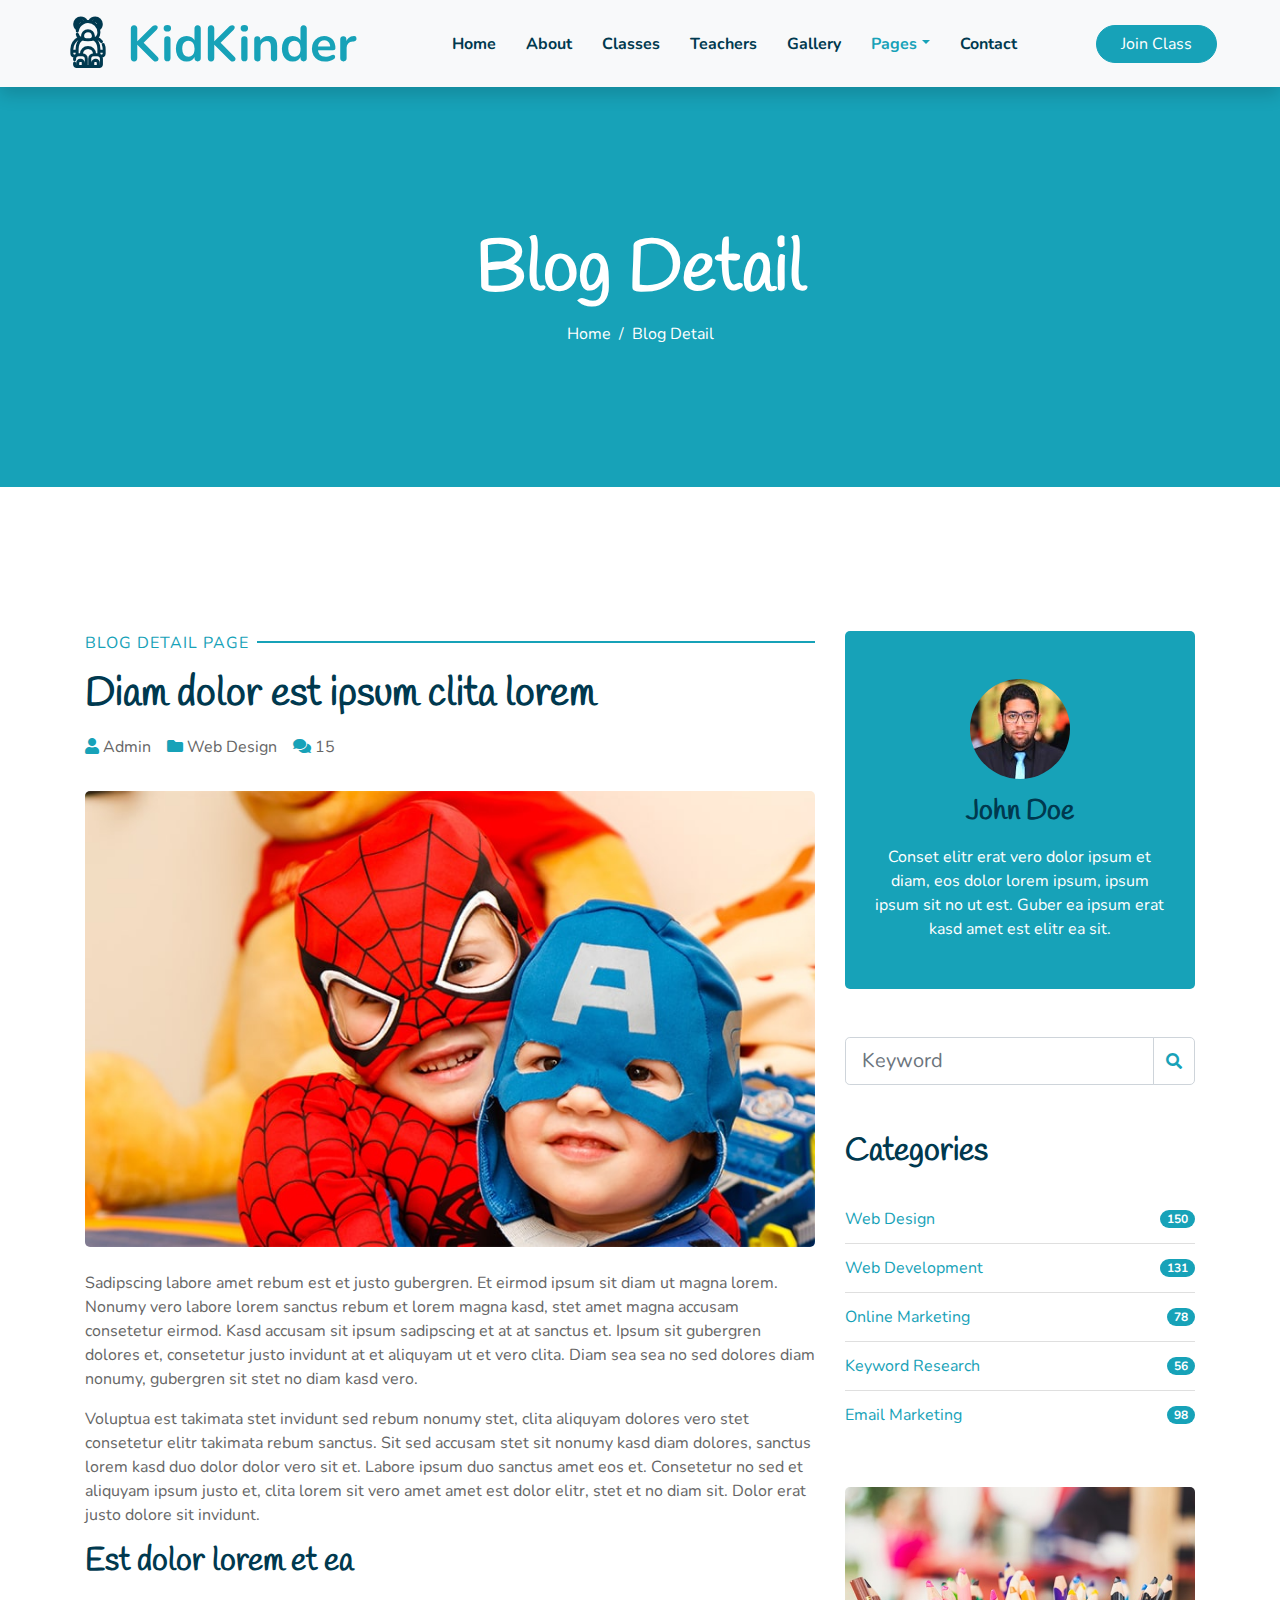
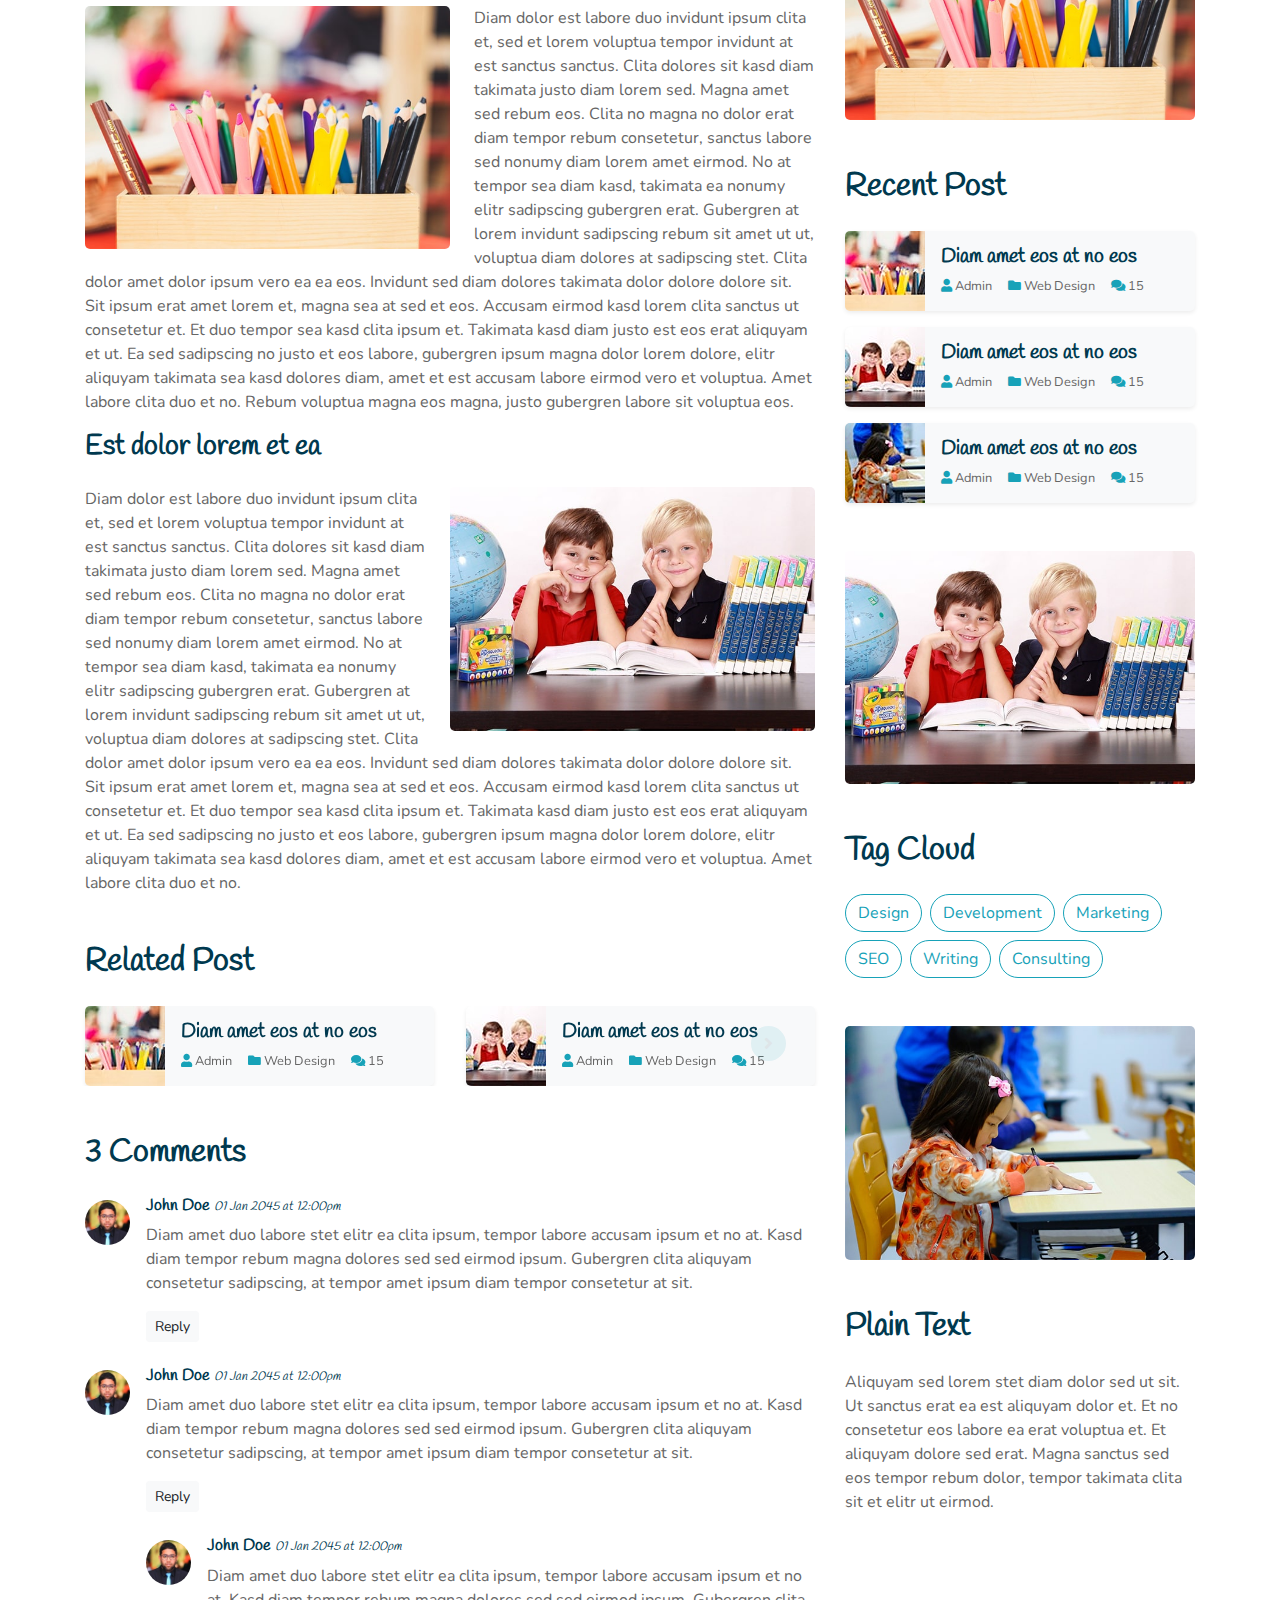
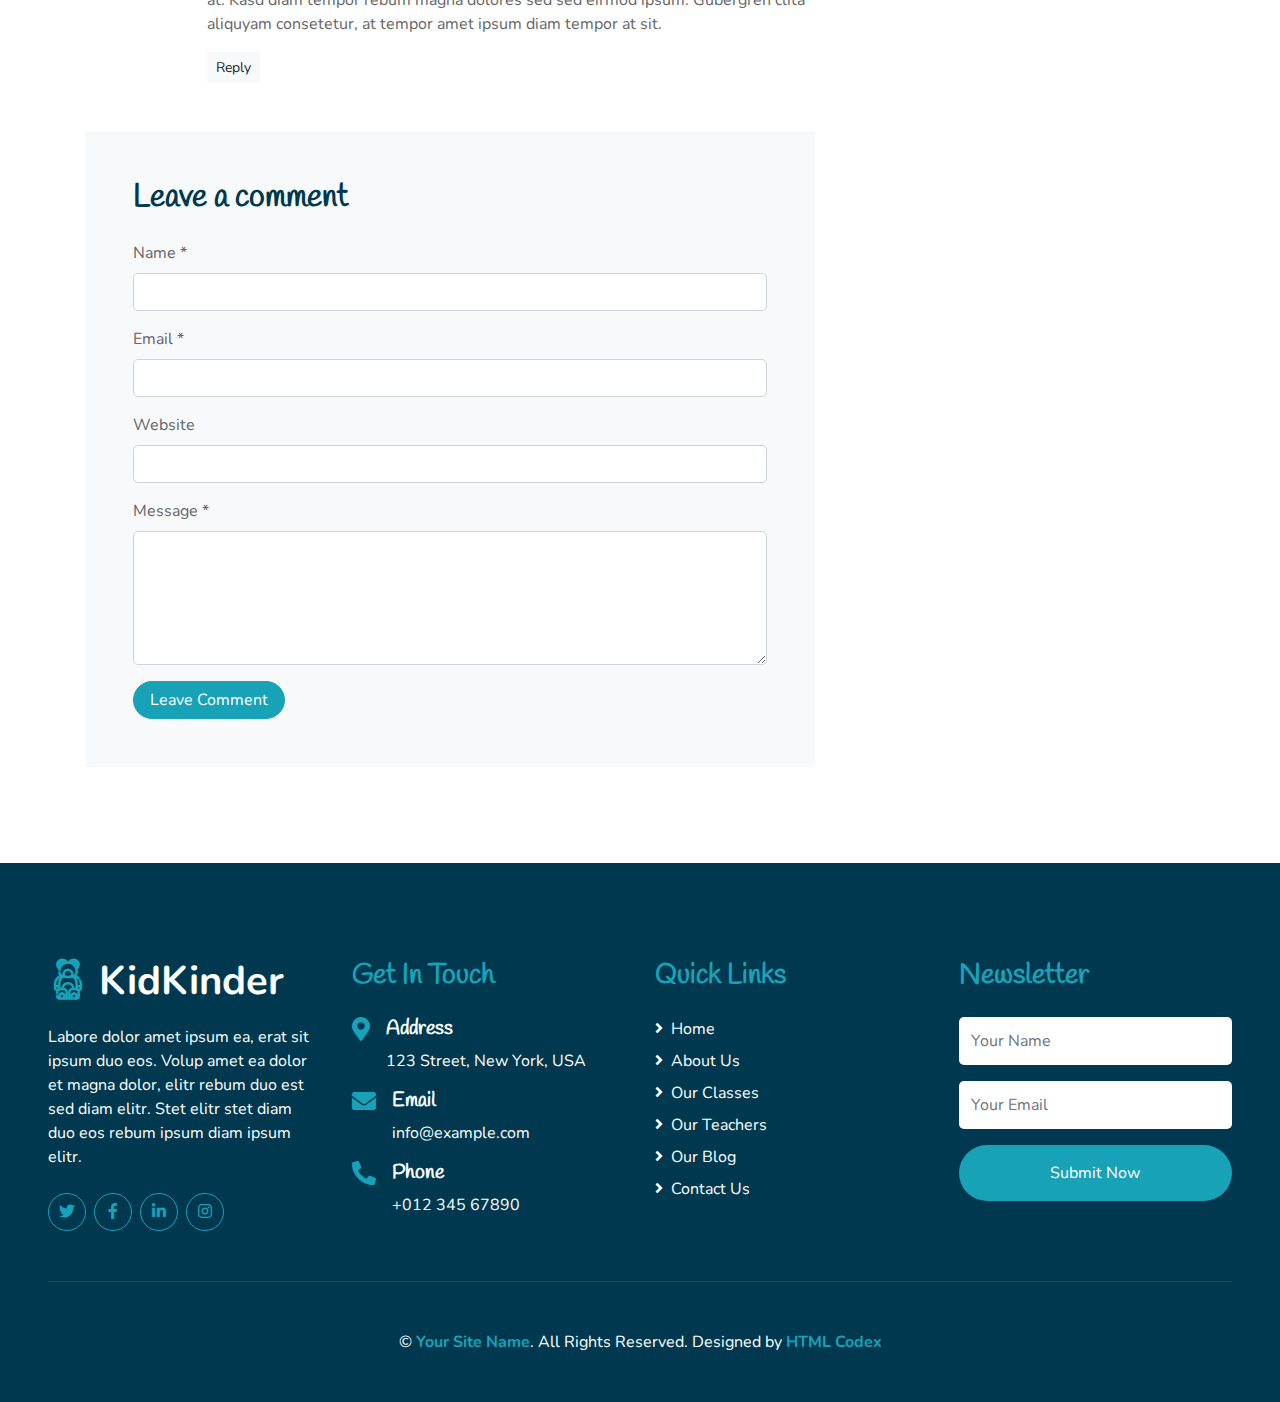
<file: single.html>
<!DOCTYPE html>
<html lang="en">

<head>
    <meta charset="utf-8">
    <title>KidKinder - Kindergarten Website Template</title>
    <meta content="width=device-width, initial-scale=1.0" name="viewport">
    <meta content="Free HTML Templates" name="keywords">
    <meta content="Free HTML Templates" name="description">

    <!-- Favicon -->
    <link href="img/favicon.ico" rel="icon">

    <!-- Google Web Fonts -->
    <link rel="preconnect" href="https://fonts.gstatic.com">
    <link href="https://fonts.googleapis.com/css2?family=Handlee&family=Nunito&display=swap" rel="stylesheet">

    <!-- Font Awesome -->
    <link href="https://cdnjs.cloudflare.com/ajax/libs/font-awesome/5.10.0/css/all.min.css" rel="stylesheet">

    <!-- Flaticon Font -->
    <link href="lib/flaticon/font/flaticon.css" rel="stylesheet">

    <!-- Libraries Stylesheet -->
    <link href="lib/owlcarousel/assets/owl.carousel.min.css" rel="stylesheet">
    <link href="lib/lightbox/css/lightbox.min.css" rel="stylesheet">

    <!-- Customized Bootstrap Stylesheet -->
    <link href="css/style.css" rel="stylesheet">
</head>

<body>
    <!-- Navbar Start -->
    <div class="container-fluid bg-light position-relative shadow">
        <nav class="navbar navbar-expand-lg bg-light navbar-light py-3 py-lg-0 px-0 px-lg-5">
            <a href="" class="navbar-brand font-weight-bold text-secondary" style="font-size: 50px;">
                <i class="flaticon-043-teddy-bear"></i>
                <span class="text-primary">KidKinder</span>
            </a>
            <button type="button" class="navbar-toggler" data-toggle="collapse" data-target="#navbarCollapse">
                <span class="navbar-toggler-icon"></span>
            </button>
            <div class="collapse navbar-collapse justify-content-between" id="navbarCollapse">
                <div class="navbar-nav font-weight-bold mx-auto py-0">
                    <a href="index.html" class="nav-item nav-link">Home</a>
                    <a href="about.html" class="nav-item nav-link">About</a>
                    <a href="class.html" class="nav-item nav-link">Classes</a>
                    <a href="team.html" class="nav-item nav-link">Teachers</a>
                    <a href="gallery.html" class="nav-item nav-link">Gallery</a>
                    <div class="nav-item dropdown">
                        <a href="#" class="nav-link dropdown-toggle active" data-toggle="dropdown">Pages</a>
                        <div class="dropdown-menu rounded-0 m-0">
                            <a href="blog.html" class="dropdown-item">Blog Grid</a>
                            <a href="single.html" class="dropdown-item">Blog Detail</a>
                        </div>
                    </div>
                    <a href="contact.html" class="nav-item nav-link">Contact</a>
                </div>
                <a href="" class="btn btn-primary px-4">Join Class</a>
            </div>
        </nav>
    </div>
    <!-- Navbar End -->


    <!-- Header Start -->
    <div class="container-fluid bg-primary mb-5">
        <div class="d-flex flex-column align-items-center justify-content-center" style="min-height: 400px">
            <h3 class="display-3 font-weight-bold text-white">Blog Detail</h3>
            <div class="d-inline-flex text-white">
                <p class="m-0"><a class="text-white" href="">Home</a></p>
                <p class="m-0 px-2">/</p>
                <p class="m-0">Blog Detail</p>
            </div>
        </div>
    </div>
    <!-- Header End -->


    <!-- Detail Start -->
    <div class="container py-5">
        <div class="row pt-5">
            <div class="col-lg-8">
                <div class="d-flex flex-column text-left mb-3">
                    <p class="section-title pr-5"><span class="pr-2">Blog Detail Page</span></p>
                    <h1 class="mb-3">Diam dolor est ipsum clita lorem</h1>
                    <div class="d-flex">
                        <p class="mr-3"><i class="fa fa-user text-primary"></i> Admin</p>
                        <p class="mr-3"><i class="fa fa-folder text-primary"></i> Web Design</p>
                        <p class="mr-3"><i class="fa fa-comments text-primary"></i> 15</p>
                    </div>
                </div>
                <div class="mb-5">
                    <img class="img-fluid rounded w-100 mb-4" src="img/detail.jpg" alt="Image">
                    <p>Sadipscing labore amet rebum est et justo gubergren. Et eirmod ipsum sit diam ut magna lorem. Nonumy vero labore lorem sanctus rebum et lorem magna kasd, stet amet magna accusam consetetur eirmod. Kasd accusam sit ipsum sadipscing et at at sanctus et. Ipsum sit gubergren dolores et, consetetur justo invidunt at et aliquyam ut et vero clita. Diam sea sea no sed dolores diam nonumy, gubergren sit stet no diam kasd vero.</p>
                    <p>Voluptua est takimata stet invidunt sed rebum nonumy stet, clita aliquyam dolores vero stet consetetur elitr takimata rebum sanctus. Sit sed accusam stet sit nonumy kasd diam dolores, sanctus lorem kasd duo dolor dolor vero sit et. Labore ipsum duo sanctus amet eos et. Consetetur no sed et aliquyam ipsum justo et, clita lorem sit vero amet amet est dolor elitr, stet et no diam sit. Dolor erat justo dolore sit invidunt.</p>
                    <h2 class="mb-4">Est dolor lorem et ea</h2>
                    <img class="img-fluid rounded w-50 float-left mr-4 mb-3" src="img/blog-1.jpg" alt="Image">
                    <p>Diam dolor est labore duo invidunt ipsum clita et, sed et lorem voluptua tempor invidunt at est sanctus sanctus. Clita dolores sit kasd diam takimata justo diam lorem sed. Magna amet sed rebum eos. Clita no magna no dolor erat diam tempor rebum consetetur, sanctus labore sed nonumy diam lorem amet eirmod. No at tempor sea diam kasd, takimata ea nonumy elitr sadipscing gubergren erat. Gubergren at lorem invidunt sadipscing rebum sit amet ut ut, voluptua diam dolores at sadipscing stet. Clita dolor amet dolor ipsum vero ea ea eos. Invidunt sed diam dolores takimata dolor dolore dolore sit. Sit ipsum erat amet lorem et, magna sea at sed et eos. Accusam eirmod kasd lorem clita sanctus ut consetetur et. Et duo tempor sea kasd clita ipsum et. Takimata kasd diam justo est eos erat aliquyam et ut. Ea sed sadipscing no justo et eos labore, gubergren ipsum magna dolor lorem dolore, elitr aliquyam takimata sea kasd dolores diam, amet et est accusam labore eirmod vero et voluptua. Amet labore clita duo et no. Rebum voluptua magna eos magna, justo gubergren labore sit voluptua eos.</p>
                    <h3 class="mb-4">Est dolor lorem et ea</h3>
                    <img class="img-fluid rounded w-50 float-right ml-4 mb-3" src="img/blog-2.jpg" alt="Image">
                    <p>Diam dolor est labore duo invidunt ipsum clita et, sed et lorem voluptua tempor invidunt at est sanctus sanctus. Clita dolores sit kasd diam takimata justo diam lorem sed. Magna amet sed rebum eos. Clita no magna no dolor erat diam tempor rebum consetetur, sanctus labore sed nonumy diam lorem amet eirmod. No at tempor sea diam kasd, takimata ea nonumy elitr sadipscing gubergren erat. Gubergren at lorem invidunt sadipscing rebum sit amet ut ut, voluptua diam dolores at sadipscing stet. Clita dolor amet dolor ipsum vero ea ea eos. Invidunt sed diam dolores takimata dolor dolore dolore sit. Sit ipsum erat amet lorem et, magna sea at sed et eos. Accusam eirmod kasd lorem clita sanctus ut consetetur et. Et duo tempor sea kasd clita ipsum et. Takimata kasd diam justo est eos erat aliquyam et ut. Ea sed sadipscing no justo et eos labore, gubergren ipsum magna dolor lorem dolore, elitr aliquyam takimata sea kasd dolores diam, amet et est accusam labore eirmod vero et voluptua. Amet labore clita duo et no.</p>
                </div>

                <!-- Related Post -->
                <div class="mb-5 mx-n3">
                    <h2 class="mb-4 ml-3">Related Post</h2>
                    <div class="owl-carousel post-carousel position-relative">
                        <div class="d-flex align-items-center bg-light shadow-sm rounded overflow-hidden mx-3">
                            <img class="img-fluid" src="img/post-1.jpg" style="width: 80px; height: 80px;">
                            <div class="pl-3">
                                <h5 class="">Diam amet eos at no eos</h5>
                                <div class="d-flex">
                                    <small class="mr-3"><i class="fa fa-user text-primary"></i> Admin</small>
                                    <small class="mr-3"><i class="fa fa-folder text-primary"></i> Web Design</small>
                                    <small class="mr-3"><i class="fa fa-comments text-primary"></i> 15</small>
                                </div>
                            </div>
                        </div>
                        <div class="d-flex align-items-center bg-light shadow-sm rounded overflow-hidden mx-3">
                            <img class="img-fluid" src="img/post-2.jpg" style="width: 80px; height: 80px;">
                            <div class="pl-3">
                                <h5 class="">Diam amet eos at no eos</h5>
                                <div class="d-flex">
                                    <small class="mr-3"><i class="fa fa-user text-primary"></i> Admin</small>
                                    <small class="mr-3"><i class="fa fa-folder text-primary"></i> Web Design</small>
                                    <small class="mr-3"><i class="fa fa-comments text-primary"></i> 15</small>
                                </div>
                            </div>
                        </div>
                        <div class="d-flex align-items-center bg-light shadow-sm rounded overflow-hidden mx-3">
                            <img class="img-fluid" src="img/post-3.jpg" style="width: 80px; height: 80px;">
                            <div class="pl-3">
                                <h5 class="">Diam amet eos at no eos</h5>
                                <div class="d-flex">
                                    <small class="mr-3"><i class="fa fa-user text-primary"></i> Admin</small>
                                    <small class="mr-3"><i class="fa fa-folder text-primary"></i> Web Design</small>
                                    <small class="mr-3"><i class="fa fa-comments text-primary"></i> 15</small>
                                </div>
                            </div>
                        </div>
                    </div>
                </div>

                <!-- Comment List -->
                <div class="mb-5">
                    <h2 class="mb-4">3 Comments</h2>
                    <div class="media mb-4">
                        <img src="img/user.jpg" alt="Image" class="img-fluid rounded-circle mr-3 mt-1" style="width: 45px;">
                        <div class="media-body">
                            <h6>John Doe <small><i>01 Jan 2045 at 12:00pm</i></small></h6>
                            <p>Diam amet duo labore stet elitr ea clita ipsum, tempor labore accusam ipsum et no at. Kasd diam tempor rebum magna dolores sed sed eirmod ipsum. Gubergren clita aliquyam consetetur sadipscing, at tempor amet ipsum diam tempor consetetur at sit.</p>
                            <button class="btn btn-sm btn-light">Reply</button>
                        </div>
                    </div>
                    <div class="media mb-4">
                        <img src="img/user.jpg" alt="Image" class="img-fluid rounded-circle mr-3 mt-1" style="width: 45px;">
                        <div class="media-body">
                            <h6>John Doe <small><i>01 Jan 2045 at 12:00pm</i></small></h6>
                            <p>Diam amet duo labore stet elitr ea clita ipsum, tempor labore accusam ipsum et no at. Kasd diam tempor rebum magna dolores sed sed eirmod ipsum. Gubergren clita aliquyam consetetur sadipscing, at tempor amet ipsum diam tempor consetetur at sit.</p>
                            <button class="btn btn-sm btn-light">Reply</button>
                            <div class="media mt-4">
                                <img src="img/user.jpg" alt="Image" class="img-fluid rounded-circle mr-3 mt-1" style="width: 45px;">
                                <div class="media-body">
                                    <h6>John Doe <small><i>01 Jan 2045 at 12:00pm</i></small></h6>
                                    <p>Diam amet duo labore stet elitr ea clita ipsum, tempor labore accusam ipsum et no at. Kasd diam tempor rebum magna dolores sed sed eirmod ipsum. Gubergren clita aliquyam consetetur, at tempor amet ipsum diam tempor at sit.</p>
                                    <button class="btn btn-sm btn-light">Reply</button>
                                </div>
                            </div>
                        </div>
                    </div>
                </div>

                <!-- Comment Form -->
                <div class="bg-light p-5">
                    <h2 class="mb-4">Leave a comment</h2>
                    <form>
                        <div class="form-group">
                            <label for="name">Name *</label>
                            <input type="text" class="form-control" id="name">
                        </div>
                        <div class="form-group">
                            <label for="email">Email *</label>
                            <input type="email" class="form-control" id="email">
                        </div>
                        <div class="form-group">
                            <label for="website">Website</label>
                            <input type="url" class="form-control" id="website">
                        </div>

                        <div class="form-group">
                            <label for="message">Message *</label>
                            <textarea id="message" cols="30" rows="5" class="form-control"></textarea>
                        </div>
                        <div class="form-group mb-0">
                            <input type="submit" value="Leave Comment" class="btn btn-primary px-3">
                        </div>
                    </form>
                </div>
            </div>

            <div class="col-lg-4 mt-5 mt-lg-0">
                <!-- Author Bio -->
                <div class="d-flex flex-column text-center bg-primary rounded mb-5 py-5 px-4">
                    <img src="img/user.jpg" class="img-fluid rounded-circle mx-auto mb-3" style="width: 100px;">
                    <h3 class="text-secondary mb-3">John Doe</h3>
                    <p class="text-white m-0">Conset elitr erat vero dolor ipsum et diam, eos dolor lorem ipsum, ipsum ipsum sit no ut est. Guber ea ipsum erat kasd amet est elitr ea sit.</p>
                </div>

                <!-- Search Form -->
                <div class="mb-5">
                    <form action="">
                        <div class="input-group">
                            <input type="text" class="form-control form-control-lg" placeholder="Keyword">
                            <div class="input-group-append">
                                <span class="input-group-text bg-transparent text-primary"><i
                                        class="fa fa-search"></i></span>
                            </div>
                        </div>
                    </form>
                </div>

                <!-- Category List -->
                <div class="mb-5">
                    <h2 class="mb-4">Categories</h2>
                    <ul class="list-group list-group-flush">
                        <li class="list-group-item d-flex justify-content-between align-items-center px-0">
                            <a href="">Web Design</a>
                            <span class="badge badge-primary badge-pill">150</span>
                        </li>
                        <li class="list-group-item d-flex justify-content-between align-items-center px-0">
                            <a href="">Web Development</a>
                            <span class="badge badge-primary badge-pill">131</span>
                        </li>
                        <li class="list-group-item d-flex justify-content-between align-items-center px-0">
                            <a href="">Online Marketing</a>
                            <span class="badge badge-primary badge-pill">78</span>
                        </li>
                        <li class="list-group-item d-flex justify-content-between align-items-center px-0">
                            <a href="">Keyword Research</a>
                            <span class="badge badge-primary badge-pill">56</span>
                        </li>
                        <li class="list-group-item d-flex justify-content-between align-items-center px-0">
                            <a href="">Email Marketing</a>
                            <span class="badge badge-primary badge-pill">98</span>
                        </li>
                    </ul>
                </div>

                <!-- Single Image -->
                <div class="mb-5">
                    <img src="img/blog-1.jpg" alt="" class="img-fluid rounded">
                </div>

                <!-- Recent Post -->
                <div class="mb-5">
                    <h2 class="mb-4">Recent Post</h2>
                    <div class="d-flex align-items-center bg-light shadow-sm rounded overflow-hidden mb-3">
                        <img class="img-fluid" src="img/post-1.jpg" style="width: 80px; height: 80px;">
                        <div class="pl-3">
                            <h5 class="">Diam amet eos at no eos</h5>
                            <div class="d-flex">
                                <small class="mr-3"><i class="fa fa-user text-primary"></i> Admin</small>
                                <small class="mr-3"><i class="fa fa-folder text-primary"></i> Web Design</small>
                                <small class="mr-3"><i class="fa fa-comments text-primary"></i> 15</small>
                            </div>
                        </div>
                    </div>
                    <div class="d-flex align-items-center bg-light shadow-sm rounded overflow-hidden mb-3">
                        <img class="img-fluid" src="img/post-2.jpg" style="width: 80px; height: 80px;">
                        <div class="pl-3">
                            <h5 class="">Diam amet eos at no eos</h5>
                            <div class="d-flex">
                                <small class="mr-3"><i class="fa fa-user text-primary"></i> Admin</small>
                                <small class="mr-3"><i class="fa fa-folder text-primary"></i> Web Design</small>
                                <small class="mr-3"><i class="fa fa-comments text-primary"></i> 15</small>
                            </div>
                        </div>
                    </div>
                    <div class="d-flex align-items-center bg-light shadow-sm rounded overflow-hidden mb-3">
                        <img class="img-fluid" src="img/post-3.jpg" style="width: 80px; height: 80px;">
                        <div class="pl-3">
                            <h5 class="">Diam amet eos at no eos</h5>
                            <div class="d-flex">
                                <small class="mr-3"><i class="fa fa-user text-primary"></i> Admin</small>
                                <small class="mr-3"><i class="fa fa-folder text-primary"></i> Web Design</small>
                                <small class="mr-3"><i class="fa fa-comments text-primary"></i> 15</small>
                            </div>
                        </div>
                    </div>
                </div>

                <!-- Single Image -->
                <div class="mb-5">
                    <img src="img/blog-2.jpg" alt="" class="img-fluid rounded">
                </div>

                <!-- Tag Cloud -->
                <div class="mb-5">
                    <h2 class="mb-4">Tag Cloud</h2>
                    <div class="d-flex flex-wrap m-n1">
                        <a href="" class="btn btn-outline-primary m-1">Design</a>
                        <a href="" class="btn btn-outline-primary m-1">Development</a>
                        <a href="" class="btn btn-outline-primary m-1">Marketing</a>
                        <a href="" class="btn btn-outline-primary m-1">SEO</a>
                        <a href="" class="btn btn-outline-primary m-1">Writing</a>
                        <a href="" class="btn btn-outline-primary m-1">Consulting</a>
                    </div>
                </div>

                <!-- Single Image -->
                <div class="mb-5">
                    <img src="img/blog-3.jpg" alt="" class="img-fluid rounded">
                </div>

                <!-- Plain Text -->
                <div>
                    <h2 class="mb-4">Plain Text</h2>
                    Aliquyam sed lorem stet diam dolor sed ut sit. Ut sanctus erat ea est aliquyam dolor et. Et no consetetur eos labore ea erat voluptua et. Et aliquyam dolore sed erat. Magna sanctus sed eos tempor rebum dolor, tempor takimata clita sit et elitr ut eirmod.
                </div>
            </div>
        </div>
    </div>
    <!-- Detail End -->


    <!-- Footer Start -->
    <div class="container-fluid bg-secondary text-white mt-5 py-5 px-sm-3 px-md-5">
        <div class="row pt-5">
            <div class="col-lg-3 col-md-6 mb-5">
                <a href="" class="navbar-brand font-weight-bold text-primary m-0 mb-4 p-0" style="font-size: 40px; line-height: 40px;">
                    <i class="flaticon-043-teddy-bear"></i>
                    <span class="text-white">KidKinder</span>
                </a>
                <p>Labore dolor amet ipsum ea, erat sit ipsum duo eos. Volup amet ea dolor et magna dolor, elitr rebum duo est sed diam elitr. Stet elitr stet diam duo eos rebum ipsum diam ipsum elitr.</p>
                <div class="d-flex justify-content-start mt-4">
                    <a class="btn btn-outline-primary rounded-circle text-center mr-2 px-0"
                        style="width: 38px; height: 38px;" href="#"><i class="fab fa-twitter"></i></a>
                    <a class="btn btn-outline-primary rounded-circle text-center mr-2 px-0"
                        style="width: 38px; height: 38px;" href="#"><i class="fab fa-facebook-f"></i></a>
                    <a class="btn btn-outline-primary rounded-circle text-center mr-2 px-0"
                        style="width: 38px; height: 38px;" href="#"><i class="fab fa-linkedin-in"></i></a>
                    <a class="btn btn-outline-primary rounded-circle text-center mr-2 px-0"
                        style="width: 38px; height: 38px;" href="#"><i class="fab fa-instagram"></i></a>
                </div>
            </div>
            <div class="col-lg-3 col-md-6 mb-5">
                <h3 class="text-primary mb-4">Get In Touch</h3>
                <div class="d-flex">
                    <h4 class="fa fa-map-marker-alt text-primary"></h4>
                    <div class="pl-3">
                        <h5 class="text-white">Address</h5>
                        <p>123 Street, New York, USA</p>
                    </div>
                </div>
                <div class="d-flex">
                    <h4 class="fa fa-envelope text-primary"></h4>
                    <div class="pl-3">
                        <h5 class="text-white">Email</h5>
                        <p>info@example.com</p>
                    </div>
                </div>
                <div class="d-flex">
                    <h4 class="fa fa-phone-alt text-primary"></h4>
                    <div class="pl-3">
                        <h5 class="text-white">Phone</h5>
                        <p>+012 345 67890</p>
                    </div>
                </div>
            </div>
            <div class="col-lg-3 col-md-6 mb-5">
                <h3 class="text-primary mb-4">Quick Links</h3>
                <div class="d-flex flex-column justify-content-start">
                    <a class="text-white mb-2" href="#"><i class="fa fa-angle-right mr-2"></i>Home</a>
                    <a class="text-white mb-2" href="#"><i class="fa fa-angle-right mr-2"></i>About Us</a>
                    <a class="text-white mb-2" href="#"><i class="fa fa-angle-right mr-2"></i>Our Classes</a>
                    <a class="text-white mb-2" href="#"><i class="fa fa-angle-right mr-2"></i>Our Teachers</a>
                    <a class="text-white mb-2" href="#"><i class="fa fa-angle-right mr-2"></i>Our Blog</a>
                    <a class="text-white" href="#"><i class="fa fa-angle-right mr-2"></i>Contact Us</a>
                </div>
            </div>
            <div class="col-lg-3 col-md-6 mb-5">
                <h3 class="text-primary mb-4">Newsletter</h3>
                <form action="">
                    <div class="form-group">
                        <input type="text" class="form-control border-0 py-4" placeholder="Your Name" required="required" />
                    </div>
                    <div class="form-group">
                        <input type="email" class="form-control border-0 py-4" placeholder="Your Email"
                            required="required" />
                    </div>
                    <div>
                        <button class="btn btn-primary btn-block border-0 py-3" type="submit">Submit Now</button>
                    </div>
                </form>
            </div>
        </div>
        <div class="container-fluid pt-5" style="border-top: 1px solid rgba(23, 162, 184, .2);;">
            <p class="m-0 text-center text-white">
                &copy; <a class="text-primary font-weight-bold" href="#">Your Site Name</a>. All Rights Reserved. Designed
                by
                <a class="text-primary font-weight-bold" href="https://htmlcodex.com">HTML Codex</a>
            </p>
        </div>
    </div>
    <!-- Footer End -->


    <!-- Back to Top -->
    <a href="#" class="btn btn-primary p-3 back-to-top"><i class="fa fa-angle-double-up"></i></a>


    <!-- JavaScript Libraries -->
    <script src="https://code.jquery.com/jquery-3.4.1.min.js"></script>
    <script src="https://stackpath.bootstrapcdn.com/bootstrap/4.4.1/js/bootstrap.bundle.min.js"></script>
    <script src="lib/easing/easing.min.js"></script>
    <script src="lib/owlcarousel/owl.carousel.min.js"></script>
    <script src="lib/isotope/isotope.pkgd.min.js"></script>
    <script src="lib/lightbox/js/lightbox.min.js"></script>

    <!-- Contact Javascript File -->
    <script src="mail/jqBootstrapValidation.min.js"></script>
    <script src="mail/contact.js"></script>

    <!-- Template Javascript -->
    <script src="js/main.js"></script>
</body>

</html>
</file>
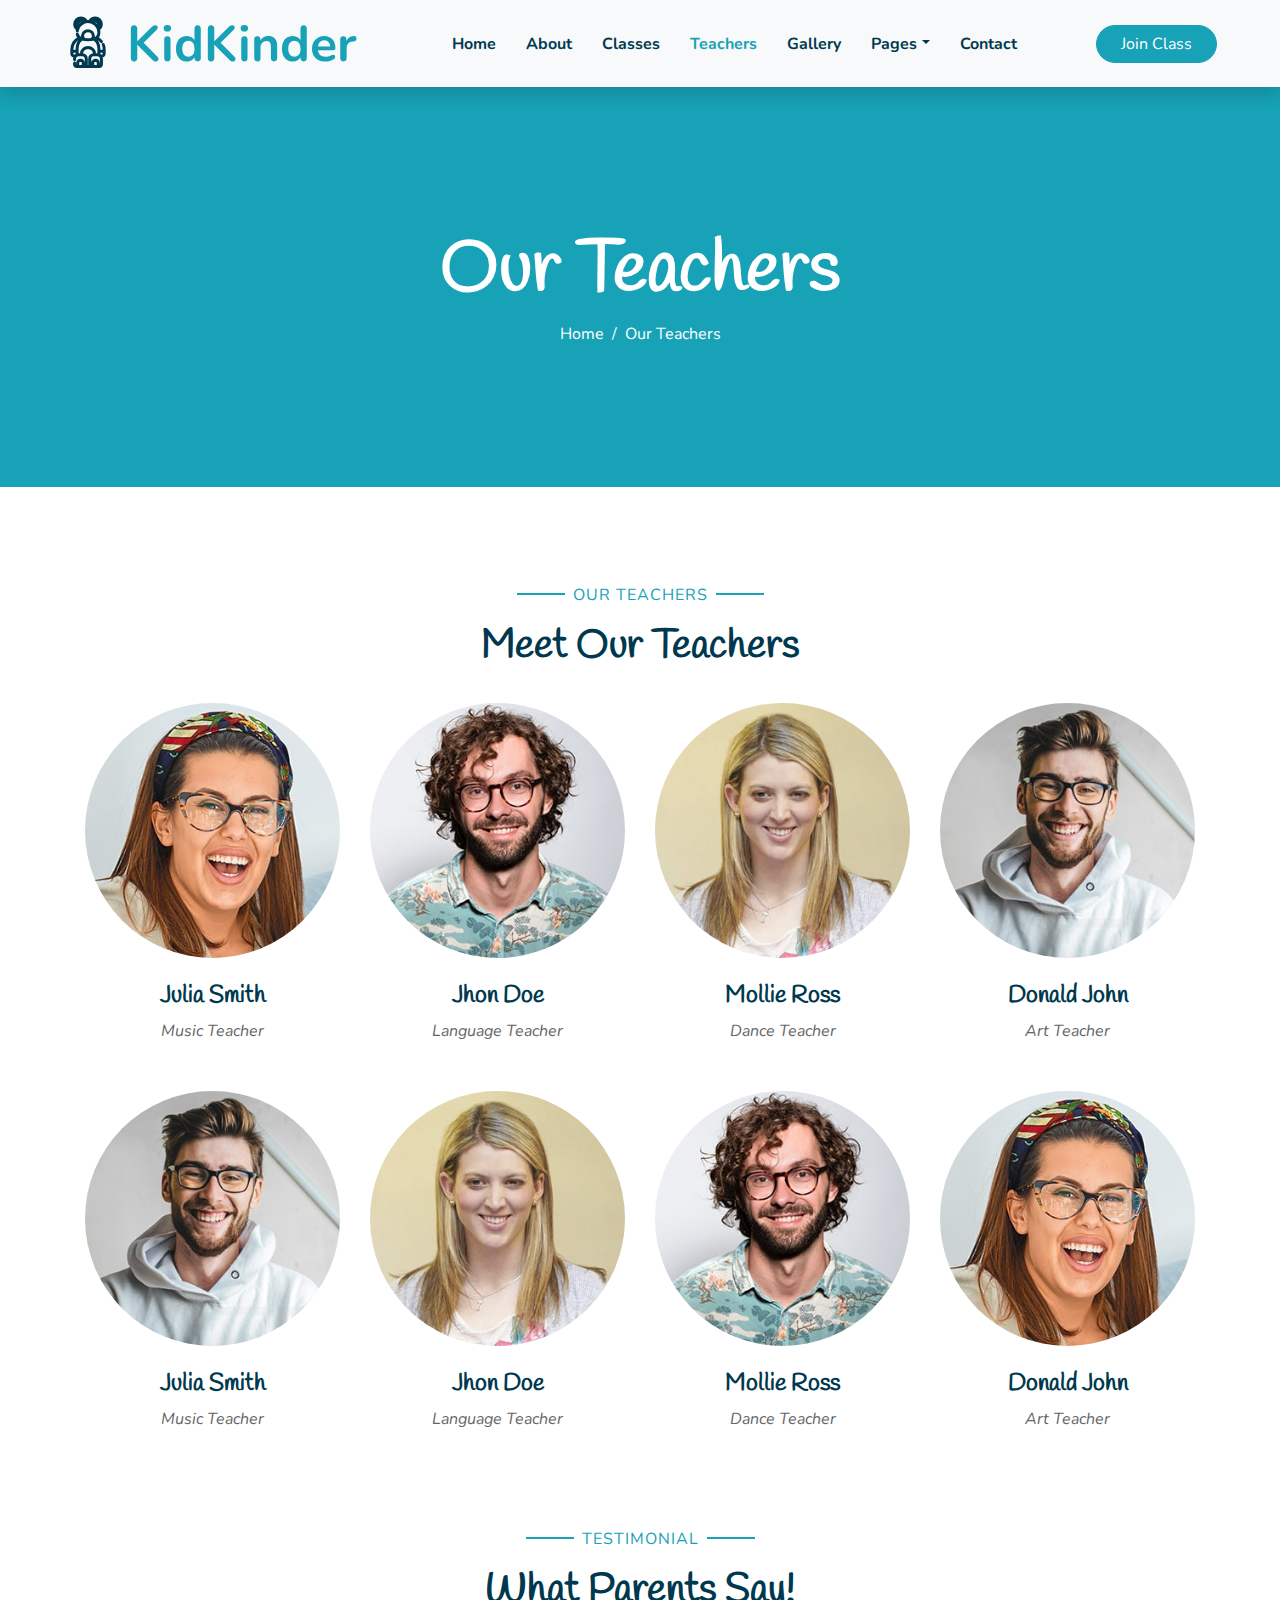
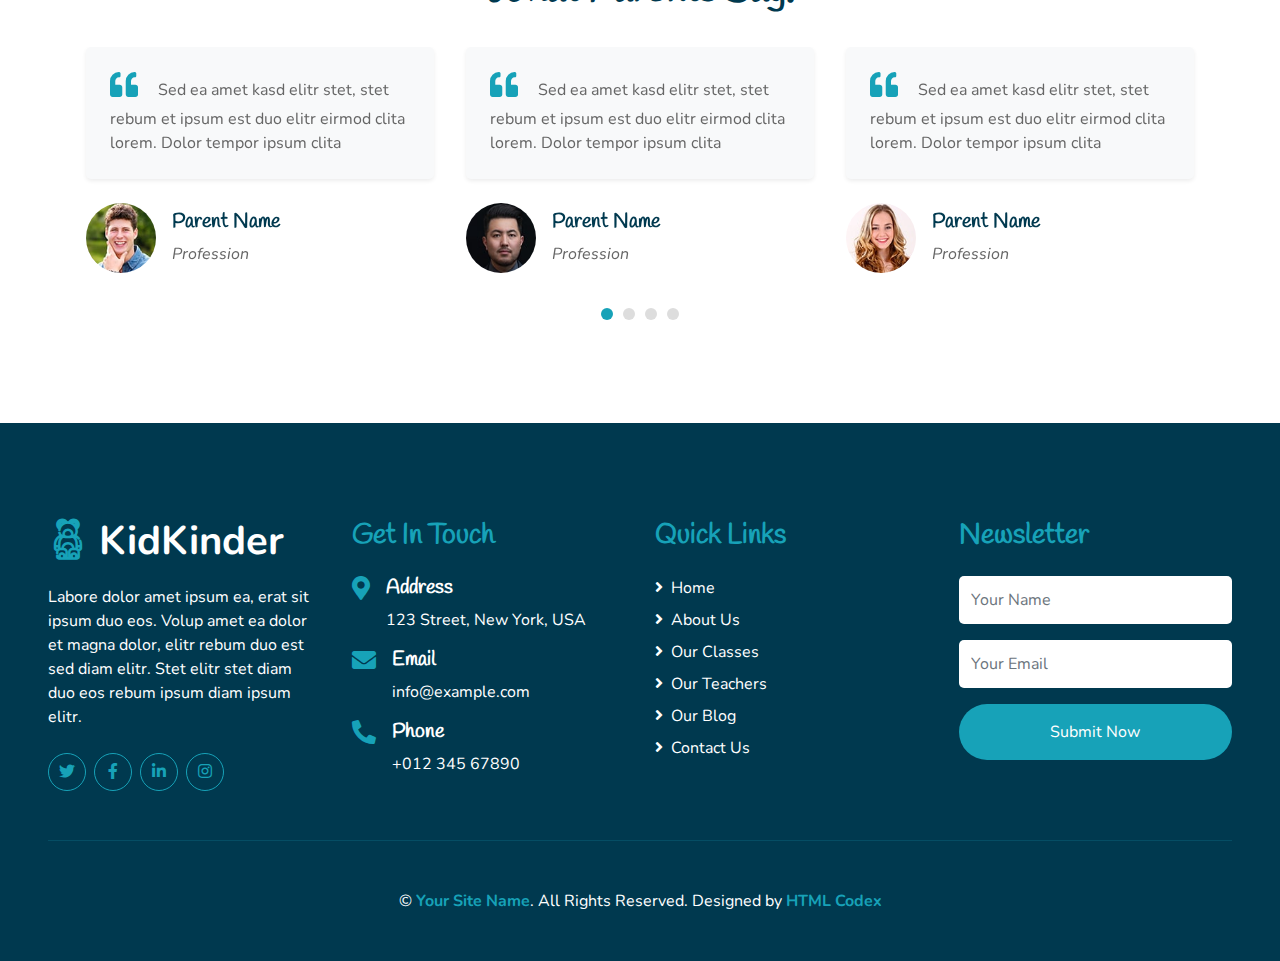
<file: team.html>
<!DOCTYPE html>
<html lang="en">

<head>
    <meta charset="utf-8">
    <title>KidKinder - Kindergarten Website Template</title>
    <meta content="width=device-width, initial-scale=1.0" name="viewport">
    <meta content="Free HTML Templates" name="keywords">
    <meta content="Free HTML Templates" name="description">

    <!-- Favicon -->
    <link href="img/favicon.ico" rel="icon">

    <!-- Google Web Fonts -->
    <link rel="preconnect" href="https://fonts.gstatic.com">
    <link href="https://fonts.googleapis.com/css2?family=Handlee&family=Nunito&display=swap" rel="stylesheet">

    <!-- Font Awesome -->
    <link href="https://cdnjs.cloudflare.com/ajax/libs/font-awesome/5.10.0/css/all.min.css" rel="stylesheet">

    <!-- Flaticon Font -->
    <link href="lib/flaticon/font/flaticon.css" rel="stylesheet">

    <!-- Libraries Stylesheet -->
    <link href="lib/owlcarousel/assets/owl.carousel.min.css" rel="stylesheet">
    <link href="lib/lightbox/css/lightbox.min.css" rel="stylesheet">

    <!-- Customized Bootstrap Stylesheet -->
    <link href="css/style.css" rel="stylesheet">
</head>

<body>
    <!-- Navbar Start -->
    <div class="container-fluid bg-light position-relative shadow">
        <nav class="navbar navbar-expand-lg bg-light navbar-light py-3 py-lg-0 px-0 px-lg-5">
            <a href="" class="navbar-brand font-weight-bold text-secondary" style="font-size: 50px;">
                <i class="flaticon-043-teddy-bear"></i>
                <span class="text-primary">KidKinder</span>
            </a>
            <button type="button" class="navbar-toggler" data-toggle="collapse" data-target="#navbarCollapse">
                <span class="navbar-toggler-icon"></span>
            </button>
            <div class="collapse navbar-collapse justify-content-between" id="navbarCollapse">
                <div class="navbar-nav font-weight-bold mx-auto py-0">
                    <a href="index.html" class="nav-item nav-link">Home</a>
                    <a href="about.html" class="nav-item nav-link">About</a>
                    <a href="class.html" class="nav-item nav-link">Classes</a>
                    <a href="team.html" class="nav-item nav-link active">Teachers</a>
                    <a href="gallery.html" class="nav-item nav-link">Gallery</a>
                    <div class="nav-item dropdown">
                        <a href="#" class="nav-link dropdown-toggle" data-toggle="dropdown">Pages</a>
                        <div class="dropdown-menu rounded-0 m-0">
                            <a href="blog.html" class="dropdown-item">Blog Grid</a>
                            <a href="single.html" class="dropdown-item">Blog Detail</a>
                        </div>
                    </div>
                    <a href="contact.html" class="nav-item nav-link">Contact</a>
                </div>
                <a href="" class="btn btn-primary px-4">Join Class</a>
            </div>
        </nav>
    </div>
    <!-- Navbar End -->


    <!-- Header Start -->
    <div class="container-fluid bg-primary mb-5">
        <div class="d-flex flex-column align-items-center justify-content-center" style="min-height: 400px">
            <h3 class="display-3 font-weight-bold text-white">Our Teachers</h3>
            <div class="d-inline-flex text-white">
                <p class="m-0"><a class="text-white" href="">Home</a></p>
                <p class="m-0 px-2">/</p>
                <p class="m-0">Our Teachers</p>
            </div>
        </div>
    </div>
    <!-- Header End -->


    <!-- Team Start -->
    <div class="container-fluid pt-5">
        <div class="container">
            <div class="text-center pb-2">
                <p class="section-title px-5"><span class="px-2">Our Teachers</span></p>
                <h1 class="mb-4">Meet Our Teachers</h1>
            </div>
            <div class="row">
                <div class="col-md-6 col-lg-3 text-center team mb-5">
                    <div class="position-relative overflow-hidden mb-4" style="border-radius: 100%;">
                        <img class="img-fluid w-100" src="img/team-1.jpg" alt="" >
                        <div
                            class="team-social d-flex align-items-center justify-content-center w-100 h-100 position-absolute">
                            <a class="btn btn-outline-light text-center mr-2 px-0" style="width: 38px; height: 38px;"
                                href="#"><i class="fab fa-twitter"></i></a>
                            <a class="btn btn-outline-light text-center mr-2 px-0" style="width: 38px; height: 38px;"
                                href="#"><i class="fab fa-facebook-f"></i></a>
                            <a class="btn btn-outline-light text-center px-0" style="width: 38px; height: 38px;"
                                href="#"><i class="fab fa-linkedin-in"></i></a>
                        </div>
                    </div>
                    <h4>Julia Smith</h4>
                    <i>Music Teacher</i>
                </div>
                <div class="col-md-6 col-lg-3 text-center team mb-5">
                    <div class="position-relative overflow-hidden mb-4" style="border-radius: 100%;">
                        <img class="img-fluid w-100" src="img/team-2.jpg" alt="" >
                        <div
                            class="team-social d-flex align-items-center justify-content-center w-100 h-100 position-absolute">
                            <a class="btn btn-outline-light text-center mr-2 px-0" style="width: 38px; height: 38px;"
                                href="#"><i class="fab fa-twitter"></i></a>
                            <a class="btn btn-outline-light text-center mr-2 px-0" style="width: 38px; height: 38px;"
                                href="#"><i class="fab fa-facebook-f"></i></a>
                            <a class="btn btn-outline-light text-center px-0" style="width: 38px; height: 38px;"
                                href="#"><i class="fab fa-linkedin-in"></i></a>
                        </div>
                    </div>
                    <h4>Jhon Doe</h4>
                    <i>Language Teacher</i>
                </div>
                <div class="col-md-6 col-lg-3 text-center team mb-5">
                    <div class="position-relative overflow-hidden mb-4" style="border-radius: 100%;">
                        <img class="img-fluid w-100" src="img/team-3.jpg" alt="" >
                        <div
                            class="team-social d-flex align-items-center justify-content-center w-100 h-100 position-absolute">
                            <a class="btn btn-outline-light text-center mr-2 px-0" style="width: 38px; height: 38px;"
                                href="#"><i class="fab fa-twitter"></i></a>
                            <a class="btn btn-outline-light text-center mr-2 px-0" style="width: 38px; height: 38px;"
                                href="#"><i class="fab fa-facebook-f"></i></a>
                            <a class="btn btn-outline-light text-center px-0" style="width: 38px; height: 38px;"
                                href="#"><i class="fab fa-linkedin-in"></i></a>
                        </div>
                    </div>
                    <h4>Mollie Ross</h4>
                    <i>Dance Teacher</i>
                </div>
                <div class="col-md-6 col-lg-3 text-center team mb-5">
                    <div class="position-relative overflow-hidden mb-4" style="border-radius: 100%;">
                        <img class="img-fluid w-100" src="img/team-4.jpg" alt="" >
                        <div
                            class="team-social d-flex align-items-center justify-content-center w-100 h-100 position-absolute">
                            <a class="btn btn-outline-light text-center mr-2 px-0" style="width: 38px; height: 38px;"
                                href="#"><i class="fab fa-twitter"></i></a>
                            <a class="btn btn-outline-light text-center mr-2 px-0" style="width: 38px; height: 38px;"
                                href="#"><i class="fab fa-facebook-f"></i></a>
                            <a class="btn btn-outline-light text-center px-0" style="width: 38px; height: 38px;"
                                href="#"><i class="fab fa-linkedin-in"></i></a>
                        </div>
                    </div>
                    <h4>Donald John</h4>
                    <i>Art Teacher</i>
                </div>
                <div class="col-md-6 col-lg-3 text-center team mb-5">
                    <div class="position-relative overflow-hidden mb-4" style="border-radius: 100%;">
                        <img class="img-fluid w-100" src="img/team-4.jpg" alt="" >
                        <div
                            class="team-social d-flex align-items-center justify-content-center w-100 h-100 position-absolute">
                            <a class="btn btn-outline-light text-center mr-2 px-0" style="width: 38px; height: 38px;"
                                href="#"><i class="fab fa-twitter"></i></a>
                            <a class="btn btn-outline-light text-center mr-2 px-0" style="width: 38px; height: 38px;"
                                href="#"><i class="fab fa-facebook-f"></i></a>
                            <a class="btn btn-outline-light text-center px-0" style="width: 38px; height: 38px;"
                                href="#"><i class="fab fa-linkedin-in"></i></a>
                        </div>
                    </div>
                    <h4>Julia Smith</h4>
                    <i>Music Teacher</i>
                </div>
                <div class="col-md-6 col-lg-3 text-center team mb-5">
                    <div class="position-relative overflow-hidden mb-4" style="border-radius: 100%;">
                        <img class="img-fluid w-100" src="img/team-3.jpg" alt="" >
                        <div
                            class="team-social d-flex align-items-center justify-content-center w-100 h-100 position-absolute">
                            <a class="btn btn-outline-light text-center mr-2 px-0" style="width: 38px; height: 38px;"
                                href="#"><i class="fab fa-twitter"></i></a>
                            <a class="btn btn-outline-light text-center mr-2 px-0" style="width: 38px; height: 38px;"
                                href="#"><i class="fab fa-facebook-f"></i></a>
                            <a class="btn btn-outline-light text-center px-0" style="width: 38px; height: 38px;"
                                href="#"><i class="fab fa-linkedin-in"></i></a>
                        </div>
                    </div>
                    <h4>Jhon Doe</h4>
                    <i>Language Teacher</i>
                </div>
                <div class="col-md-6 col-lg-3 text-center team mb-5">
                    <div class="position-relative overflow-hidden mb-4" style="border-radius: 100%;">
                        <img class="img-fluid w-100" src="img/team-2.jpg" alt="" >
                        <div
                            class="team-social d-flex align-items-center justify-content-center w-100 h-100 position-absolute">
                            <a class="btn btn-outline-light text-center mr-2 px-0" style="width: 38px; height: 38px;"
                                href="#"><i class="fab fa-twitter"></i></a>
                            <a class="btn btn-outline-light text-center mr-2 px-0" style="width: 38px; height: 38px;"
                                href="#"><i class="fab fa-facebook-f"></i></a>
                            <a class="btn btn-outline-light text-center px-0" style="width: 38px; height: 38px;"
                                href="#"><i class="fab fa-linkedin-in"></i></a>
                        </div>
                    </div>
                    <h4>Mollie Ross</h4>
                    <i>Dance Teacher</i>
                </div>
                <div class="col-md-6 col-lg-3 text-center team mb-5">
                    <div class="position-relative overflow-hidden mb-4" style="border-radius: 100%;">
                        <img class="img-fluid w-100" src="img/team-1.jpg" alt="" >
                        <div
                            class="team-social d-flex align-items-center justify-content-center w-100 h-100 position-absolute">
                            <a class="btn btn-outline-light text-center mr-2 px-0" style="width: 38px; height: 38px;"
                                href="#"><i class="fab fa-twitter"></i></a>
                            <a class="btn btn-outline-light text-center mr-2 px-0" style="width: 38px; height: 38px;"
                                href="#"><i class="fab fa-facebook-f"></i></a>
                            <a class="btn btn-outline-light text-center px-0" style="width: 38px; height: 38px;"
                                href="#"><i class="fab fa-linkedin-in"></i></a>
                        </div>
                    </div>
                    <h4>Donald John</h4>
                    <i>Art Teacher</i>
                </div>
            </div>
        </div>
    </div>
    <!-- Team End -->


    <!-- Testimonial Start -->
    <div class="container-fluid py-5">
        <div class="container p-0">
            <div class="text-center pb-2">
                <p class="section-title px-5"><span class="px-2">Testimonial</span></p>
                <h1 class="mb-4">What Parents Say!</h1>
            </div>
            <div class="owl-carousel testimonial-carousel">
                <div class="testimonial-item px-3">
                    <div class="bg-light shadow-sm rounded mb-4 p-4">
                        <h3 class="fas fa-quote-left text-primary mr-3"></h3>
                        Sed ea amet kasd elitr stet, stet rebum et ipsum est duo elitr eirmod clita lorem. Dolor tempor ipsum clita
                    </div>
                    <div class="d-flex align-items-center">
                        <img class="rounded-circle" src="img/testimonial-1.jpg" style="width: 70px; height: 70px;" alt="Image">
                        <div class="pl-3">
                            <h5>Parent Name</h5>
                            <i>Profession</i>
                        </div>
                    </div>
                </div>
                <div class="testimonial-item px-3">
                    <div class="bg-light shadow-sm rounded mb-4 p-4">
                        <h3 class="fas fa-quote-left text-primary mr-3"></h3>
                        Sed ea amet kasd elitr stet, stet rebum et ipsum est duo elitr eirmod clita lorem. Dolor tempor ipsum clita
                    </div>
                    <div class="d-flex align-items-center">
                        <img class="rounded-circle" src="img/testimonial-2.jpg" style="width: 70px; height: 70px;" alt="Image">
                        <div class="pl-3">
                            <h5>Parent Name</h5>
                            <i>Profession</i>
                        </div>
                    </div>
                </div>
                <div class="testimonial-item px-3">
                    <div class="bg-light shadow-sm rounded mb-4 p-4">
                        <h3 class="fas fa-quote-left text-primary mr-3"></h3>
                        Sed ea amet kasd elitr stet, stet rebum et ipsum est duo elitr eirmod clita lorem. Dolor tempor ipsum clita
                    </div>
                    <div class="d-flex align-items-center">
                        <img class="rounded-circle" src="img/testimonial-3.jpg" style="width: 70px; height: 70px;" alt="Image">
                        <div class="pl-3">
                            <h5>Parent Name</h5>
                            <i>Profession</i>
                        </div>
                    </div>
                </div>
                <div class="testimonial-item px-3">
                    <div class="bg-light shadow-sm rounded mb-4 p-4">
                        <h3 class="fas fa-quote-left text-primary mr-3"></h3>
                        Sed ea amet kasd elitr stet, stet rebum et ipsum est duo elitr eirmod clita lorem. Dolor tempor ipsum clita
                    </div>
                    <div class="d-flex align-items-center">
                        <img class="rounded-circle" src="img/testimonial-4.jpg" style="width: 70px; height: 70px;" alt="Image">
                        <div class="pl-3">
                            <h5>Parent Name</h5>
                            <i>Profession</i>
                        </div>
                    </div>
                </div>
            </div>
        </div>
    </div>
    <!-- Testimonial End -->


    <!-- Footer Start -->
    <div class="container-fluid bg-secondary text-white mt-5 py-5 px-sm-3 px-md-5">
        <div class="row pt-5">
            <div class="col-lg-3 col-md-6 mb-5">
                <a href="" class="navbar-brand font-weight-bold text-primary m-0 mb-4 p-0" style="font-size: 40px; line-height: 40px;">
                    <i class="flaticon-043-teddy-bear"></i>
                    <span class="text-white">KidKinder</span>
                </a>
                <p>Labore dolor amet ipsum ea, erat sit ipsum duo eos. Volup amet ea dolor et magna dolor, elitr rebum duo est sed diam elitr. Stet elitr stet diam duo eos rebum ipsum diam ipsum elitr.</p>
                <div class="d-flex justify-content-start mt-4">
                    <a class="btn btn-outline-primary rounded-circle text-center mr-2 px-0"
                        style="width: 38px; height: 38px;" href="#"><i class="fab fa-twitter"></i></a>
                    <a class="btn btn-outline-primary rounded-circle text-center mr-2 px-0"
                        style="width: 38px; height: 38px;" href="#"><i class="fab fa-facebook-f"></i></a>
                    <a class="btn btn-outline-primary rounded-circle text-center mr-2 px-0"
                        style="width: 38px; height: 38px;" href="#"><i class="fab fa-linkedin-in"></i></a>
                    <a class="btn btn-outline-primary rounded-circle text-center mr-2 px-0"
                        style="width: 38px; height: 38px;" href="#"><i class="fab fa-instagram"></i></a>
                </div>
            </div>
            <div class="col-lg-3 col-md-6 mb-5">
                <h3 class="text-primary mb-4">Get In Touch</h3>
                <div class="d-flex">
                    <h4 class="fa fa-map-marker-alt text-primary"></h4>
                    <div class="pl-3">
                        <h5 class="text-white">Address</h5>
                        <p>123 Street, New York, USA</p>
                    </div>
                </div>
                <div class="d-flex">
                    <h4 class="fa fa-envelope text-primary"></h4>
                    <div class="pl-3">
                        <h5 class="text-white">Email</h5>
                        <p>info@example.com</p>
                    </div>
                </div>
                <div class="d-flex">
                    <h4 class="fa fa-phone-alt text-primary"></h4>
                    <div class="pl-3">
                        <h5 class="text-white">Phone</h5>
                        <p>+012 345 67890</p>
                    </div>
                </div>
            </div>
            <div class="col-lg-3 col-md-6 mb-5">
                <h3 class="text-primary mb-4">Quick Links</h3>
                <div class="d-flex flex-column justify-content-start">
                    <a class="text-white mb-2" href="#"><i class="fa fa-angle-right mr-2"></i>Home</a>
                    <a class="text-white mb-2" href="#"><i class="fa fa-angle-right mr-2"></i>About Us</a>
                    <a class="text-white mb-2" href="#"><i class="fa fa-angle-right mr-2"></i>Our Classes</a>
                    <a class="text-white mb-2" href="#"><i class="fa fa-angle-right mr-2"></i>Our Teachers</a>
                    <a class="text-white mb-2" href="#"><i class="fa fa-angle-right mr-2"></i>Our Blog</a>
                    <a class="text-white" href="#"><i class="fa fa-angle-right mr-2"></i>Contact Us</a>
                </div>
            </div>
            <div class="col-lg-3 col-md-6 mb-5">
                <h3 class="text-primary mb-4">Newsletter</h3>
                <form action="">
                    <div class="form-group">
                        <input type="text" class="form-control border-0 py-4" placeholder="Your Name" required="required" />
                    </div>
                    <div class="form-group">
                        <input type="email" class="form-control border-0 py-4" placeholder="Your Email"
                            required="required" />
                    </div>
                    <div>
                        <button class="btn btn-primary btn-block border-0 py-3" type="submit">Submit Now</button>
                    </div>
                </form>
            </div>
        </div>
        <div class="container-fluid pt-5" style="border-top: 1px solid rgba(23, 162, 184, .2);;">
            <p class="m-0 text-center text-white">
                &copy; <a class="text-primary font-weight-bold" href="#">Your Site Name</a>. All Rights Reserved. Designed
                by
                <a class="text-primary font-weight-bold" href="https://htmlcodex.com">HTML Codex</a>
            </p>
        </div>
    </div>
    <!-- Footer End -->


    <!-- Back to Top -->
    <a href="#" class="btn btn-primary p-3 back-to-top"><i class="fa fa-angle-double-up"></i></a>


    <!-- JavaScript Libraries -->
    <script src="https://code.jquery.com/jquery-3.4.1.min.js"></script>
    <script src="https://stackpath.bootstrapcdn.com/bootstrap/4.4.1/js/bootstrap.bundle.min.js"></script>
    <script src="lib/easing/easing.min.js"></script>
    <script src="lib/owlcarousel/owl.carousel.min.js"></script>
    <script src="lib/isotope/isotope.pkgd.min.js"></script>
    <script src="lib/lightbox/js/lightbox.min.js"></script>

    <!-- Contact Javascript File -->
    <script src="mail/jqBootstrapValidation.min.js"></script>
    <script src="mail/contact.js"></script>

    <!-- Template Javascript -->
    <script src="js/main.js"></script>
</body>

</html>
</file>
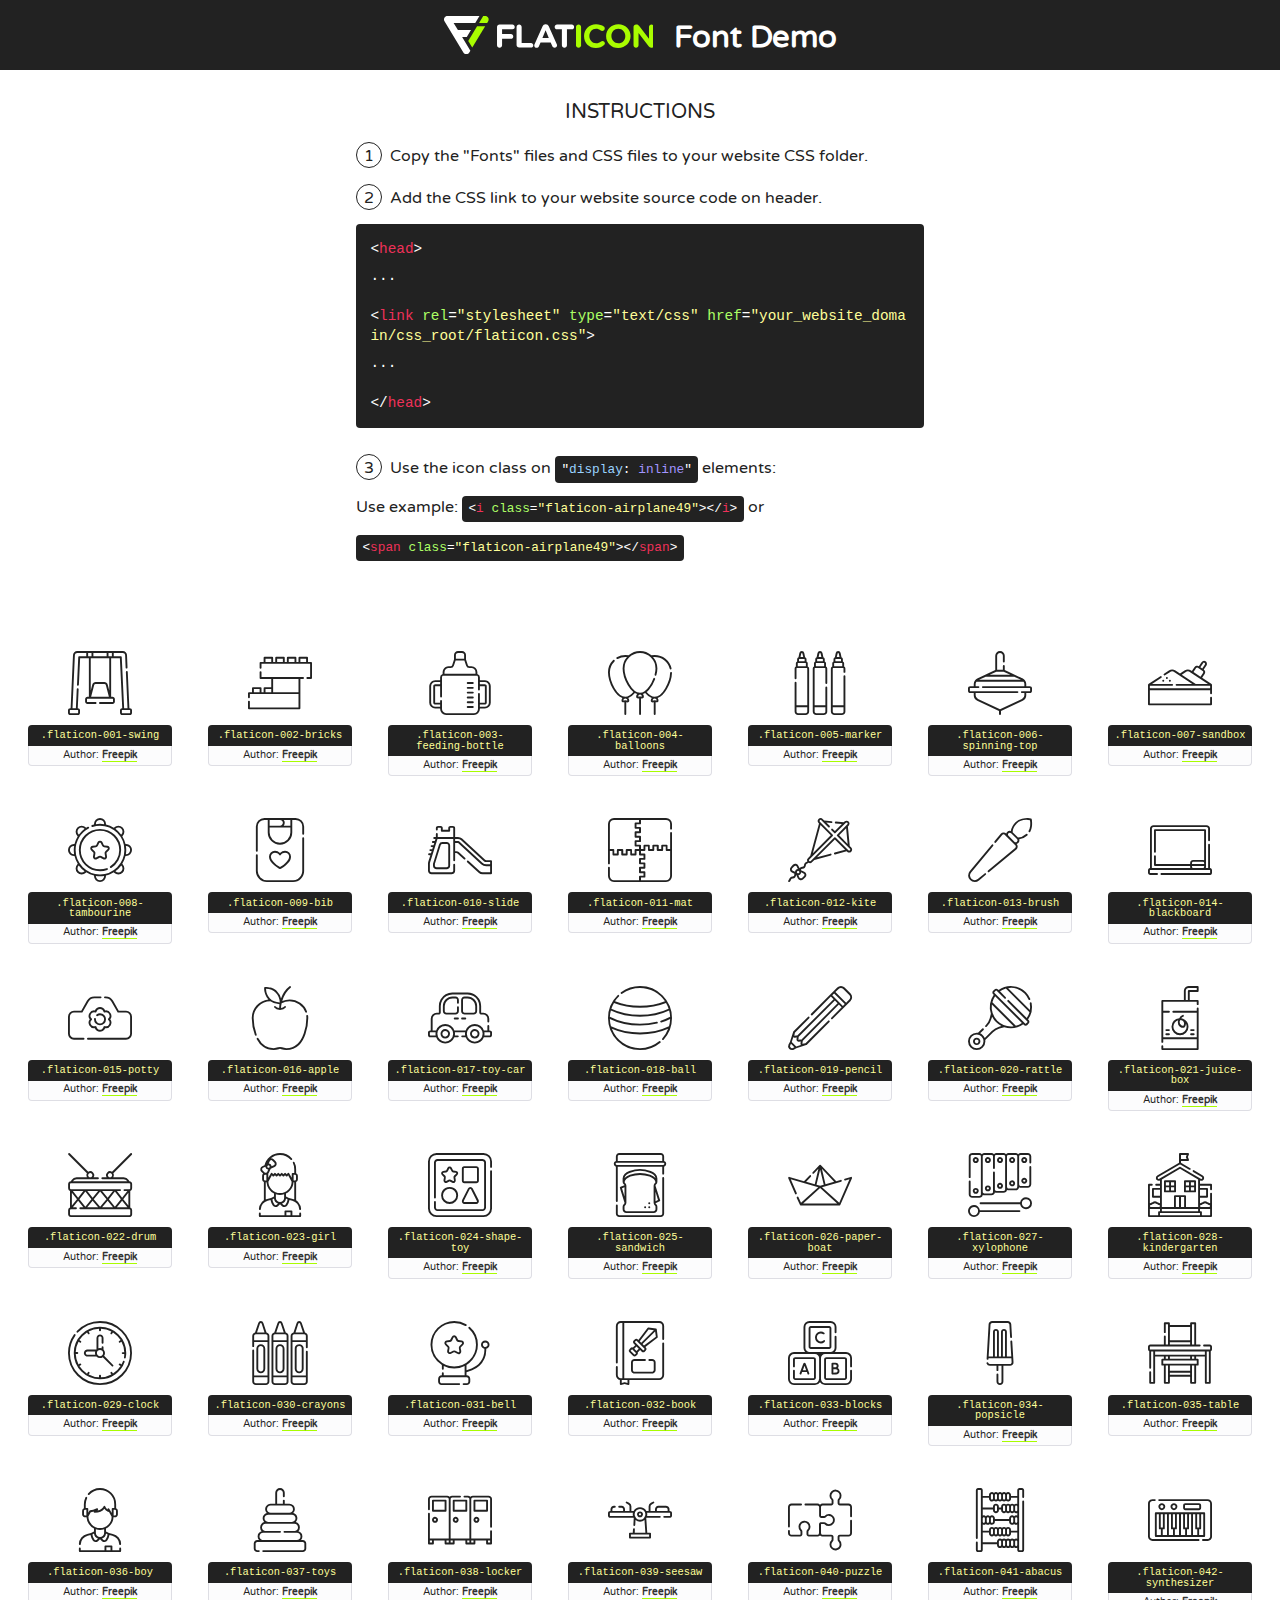
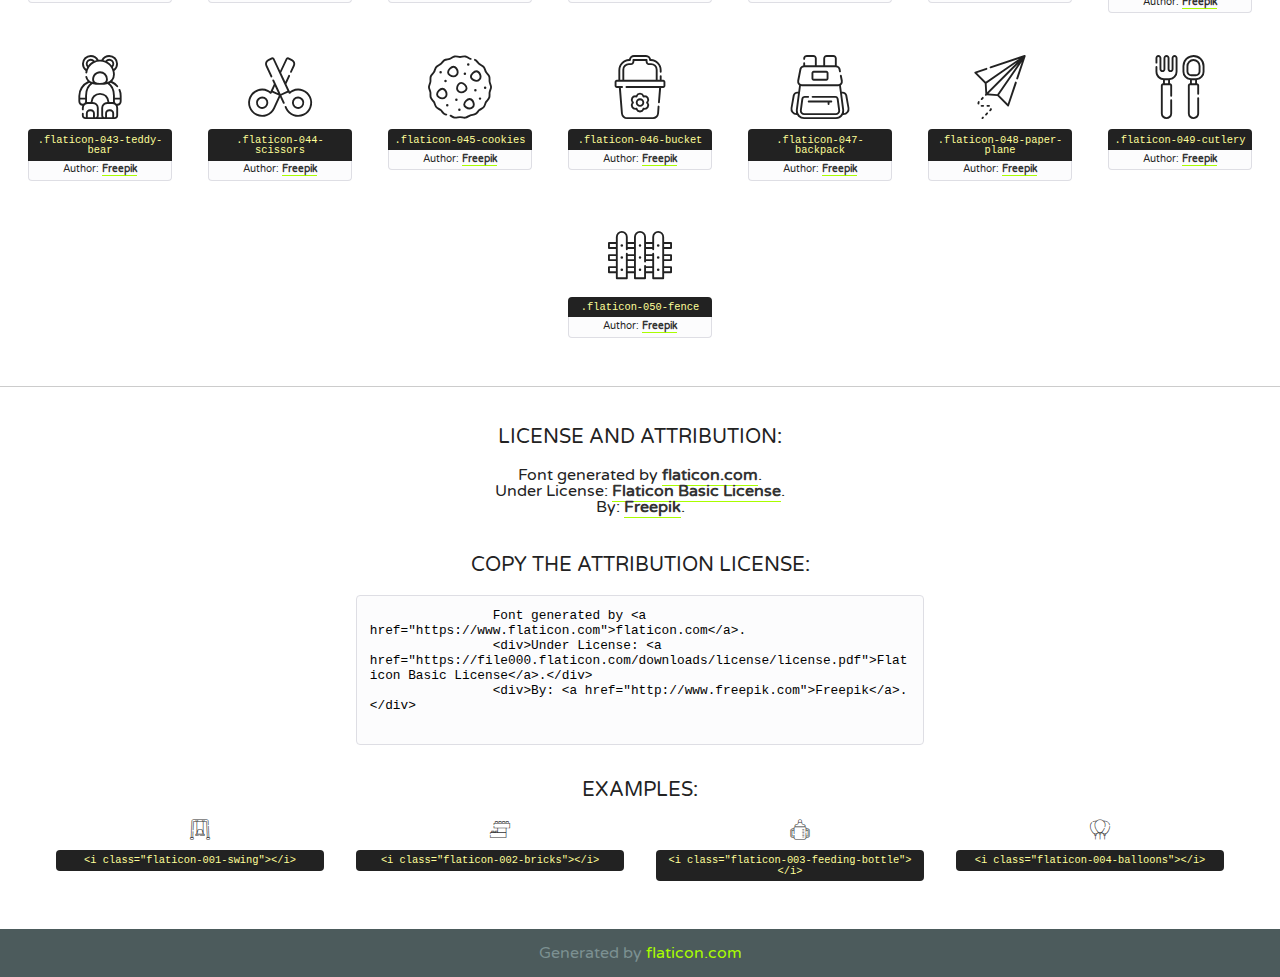
<file: lib/flaticon/font/flaticon.html>
<!DOCTYPE html>
<!--
  Flaticon icon font: Flaticon
  Creation date: 11/06/2020 07:22
-->
<html>
    <!DOCTYPE html>

    <head>
        <title>Flaticon WebFont</title>
        <link href="http://fonts.googleapis.com/css?family=Varela+Round" rel="stylesheet" type="text/css" />
        <link rel="stylesheet" type="text/css" href="flaticon.css">
        <meta charset="UTF-8">
        <style>
            html, body, div, span, applet, object, iframe,
            h1, h2, h3, h4, h5, h6, p, blockquote, pre,
            a, abbr, acronym, address, big, cite, code,
            del, dfn, em, img, ins, kbd, q, s, samp,
            small, strike, strong, sub, sup, tt, var,
            b, u, i, center,
            dl, dt, dd, ol, ul, li,
            fieldset, form, label, legend,
            table, caption, tbody, tfoot, thead, tr, th, td,
            article, aside, canvas, details, embed,
            figure, figcaption, footer, header, hgroup,
            menu, nav, output, ruby, section, summary,
            time, mark, audio, video {
                margin: 0;
                padding: 0;
                border: 0;
                font-size: 100%;
                font: inherit;
                vertical-align: baseline;
            }
            /* HTML5 display-role reset for older browsers */
            article, aside, details, figcaption, figure,
            footer, header, hgroup, menu, nav, section {
                display: block;
            }
            body {
                line-height: 1;
            }
            ol, ul {
                list-style: none;
            }
            blockquote, q {
                quotes: none;
            }
            blockquote:before, blockquote:after,
            q:before, q:after {
                content: '';
                content: none;
            }
            table {
                border-collapse: collapse;
                border-spacing: 0;
            }
            body {
                font-family: 'Varela Round', Helvetica, Arial, sans-serif;
                font-size: 16px;
                color: #222;
            }
            a {
                color: #333;
                border-bottom: 1px solid #a9fd00;
                font-weight: bold;
                text-decoration: none;
            }
            * {
                -moz-box-sizing: border-box;
                -webkit-box-sizing: border-box;
                box-sizing: border-box;
                margin: 0;
                padding: 0;
            }
            [class^="flaticon-"]:before, [class*=" flaticon-"]:before, [class^="flaticon-"]:after, [class*=" flaticon-"]:after {
                font-family: Flaticon;
                font-size: 30px;
                font-style: normal;
                margin-left: 20px;
                color: #333;
            }
            .wrapper {
                max-width: 600px;
                margin: auto;
                padding: 0 1em;
            }
            .title {
                font-size: 1.25em;
                text-align: center;
                margin-bottom: 1em;
                text-transform: uppercase;
            }
            header {
                text-align: center;
                background-color: #222;
                color: #fff;
                padding: 1em;
            }
            header .logo {
                width: 210px;
                height: 38px;
                display: inline-block;
                vertical-align: middle;
                margin-right: 1em;
                border: none;
            }
            header strong {
                font-size: 1.95em;
                font-weight: bold;
                vertical-align: middle;
                margin-top: 5px;
                display: inline-block;
            }
            .demo {
                margin: 2em auto;
                line-height: 1.25em;
            }
            .demo ul li {
                margin-bottom: 1em;
            }
            .demo ul li .num {
                color: #222;
                border-radius: 20px;
                display: inline-block;
                width: 26px;
                padding: 3px;
                height: 26px;
                text-align: center;
                margin-right: 0.5em;
                border: 1px solid #222;
            }
            .demo ul li code {
                background-color: #222;
                border-radius: 4px;
                padding: 0.25em 0.5em;
                display: inline-block;
                color: #fff;
                font-family: Consolas,Monaco,Lucida Console,Liberation Mono,DejaVu Sans Mono,Bitstream Vera Sans Mono,Courier New, monospace;
                font-weight: lighter;
                margin-top: 1em;
                font-size: 0.8em;
                word-break: break-all;
            }
            .demo ul li code.big {
                padding: 1em;
                font-size: 0.9em;
            }
            .demo ul li code .red {
                color: #EF3159;
            }
            .demo ul li code .green {
                color: #ACFF65;
            }
            .demo ul li code .yellow {
                color: #FFFF99;
            }
            .demo ul li code .blue {
                color: #99D3FF;
            }
            .demo ul li code .purple {
                color: #A295FF;
            }
            .demo ul li code .dots {
                margin-top: 0.5em;
                display: block;
            }
            #glyphs {
                border-bottom: 1px solid #ccc;
                padding: 2em 0;
                text-align: center;
            }
            .glyph {
                display: inline-block;
                width: 9em;
                margin: 1em;
                text-align: center;
                vertical-align: top;
                background: #FFF;
            }
            .glyph .glyph-icon {
                padding: 10px;
                display: block;
                font-family:"Flaticon";
                font-size: 64px;
                line-height: 1;
            }
            .glyph .glyph-icon:before {
                font-size: 64px;
                color: #222;
                margin-left: 0;
            }
            .class-name {
                font-size: 0.65em;
                background-color: #222;
                color: #fff;
                border-radius: 4px 4px 0 0;
                padding: 0.5em;
                color: #FFFF99;
                font-family: Consolas,Monaco,Lucida Console,Liberation Mono,DejaVu Sans Mono,Bitstream Vera Sans Mono,Courier New, monospace;
            }
            .author-name {
                font-size: 0.6em;
                background-color: #fcfcfd;
                border: 1px solid #DEDEE4;
                border-top: 0;
                border-radius: 0 0 4px 4px;
                padding: 0.5em;
            }
            .class-name:last-child {
                font-size: 10px;
                color:#888;
            }
            .class-name:last-child a {
                font-size: 10px;
                color:#555;
            }
            .class-name:last-child a:hover {
                color:#a9fd00;
            }
            .glyph > input {
                display: block;
                width: 100px;
                margin: 5px auto;
                text-align: center;
                font-size: 12px;
                cursor: text;
            }
            .glyph > input.icon-input {
                font-family:"Flaticon";
                font-size: 16px;
                margin-bottom: 10px;
            }
            .attribution .title {
                margin-top: 2em;
            }
            .attribution textarea {
                background-color: #fcfcfd;
                padding: 1em;
                border: none;
                box-shadow: none;
                border: 1px solid #DEDEE4;
                border-radius: 4px;
                resize: none;
                width: 100%;
                height: 150px;
                font-size: 0.8em;
                font-family: Consolas,Monaco,Lucida Console,Liberation Mono,DejaVu Sans Mono,Bitstream Vera Sans Mono,Courier New, monospace;
                -webkit-appearance: none;
            }
            .iconsuse {
                margin: 2em auto;
                text-align: center;
                max-width: 1200px;
            }
            .iconsuse:after {
                content: '';
                display: table;
                clear: both;
            }
            .iconsuse .image {
                float: left;
                width: 25%;
                padding: 0 1em;
            }
            .iconsuse .image p {
                margin-bottom: 1em;
            }
            .iconsuse .image span {
                display: block;
                font-size: 0.65em;
                background-color: #222;
                color: #fff;
                border-radius: 4px;
                padding: 0.5em;
                color: #FFFF99;
                margin-top: 1em;
                font-family: Consolas,Monaco,Lucida Console,Liberation Mono,DejaVu Sans Mono,Bitstream Vera Sans Mono,Courier New, monospace;
            }
            #footer {
                text-align: center;
                background-color: #4C5B5C;
                color: #7c9192;
                padding: 1em;
            }
            #footer a {
                border: none;
                color: #a9fd00;
                font-weight: normal;
            }
            @media (max-width: 960px) {
                .iconsuse .image {
                    width: 50%;
                }
            }
            @media (max-width: 560px) {
                .iconsuse .image {
                    width: 100%;
                }
            }
            .attrDiv {

            }
        </style>
        <link rel="stylesheet" href="flaticon.css">
    </head>

    <body class="characters-off">
        <header>
            <a href="https://www.flaticon.com" target="_blank" class="logo">
                <svg version="1.1" xmlns="http://www.w3.org/2000/svg" xmlns:xlink="http://www.w3.org/1999/xlink" xmlns:a="http://ns.adobe.com/AdobeSVGViewerExtensions/3.0/" viewBox="0 0 560.875 102.036" enable-background="new 0 0 560.875 102.036" xml:space="preserve">
                        <defs>
                        </defs>
                        <g>
                            <g class="letters">
                                <path fill="#ffffff" d="M141.596,29.675c0-3.777,2.985-6.767,6.764-6.767h34.438c3.426,0,6.15,2.728,6.15,6.15
                                c0,3.43-2.724,6.149-6.15,6.149h-27.674v13.091h23.719c3.429,0,6.151,2.724,6.151,6.15c0,3.43-2.723,6.149-6.151,6.149h-23.719
                                v17.574c0,3.773-2.986,6.761-6.764,6.761c-3.779,0-6.764-2.989-6.764-6.761V29.675z"></path>
                                <path fill="#ffffff" d="M193.844,29.149c0-3.781,2.985-6.767,6.764-6.767c3.776,0,6.763,2.985,6.763,6.767v42.957h25.039
                                c3.426,0,6.149,2.726,6.149,6.153c0,3.425-2.723,6.15-6.149,6.15h-31.802c-3.779,0-6.764-2.986-6.764-6.768V29.149z"></path>
                                <path fill="#ffffff" d="M241.891,75.71l21.438-48.407c1.492-3.341,4.215-5.357,7.906-5.357h0.792
                                c3.686,0,6.323,2.017,7.815,5.357l21.439,48.407c0.436,0.967,0.701,1.845,0.701,2.723c0,3.602-2.809,6.501-6.414,6.501
                                c-3.161,0-5.269-1.845-6.499-4.655l-4.132-9.661h-27.059l-4.301,10.102c-1.144,2.631-3.426,4.214-6.237,4.214
                                c-3.517,0-6.24-2.81-6.24-6.325C241.1,77.64,241.451,76.677,241.891,75.71z M279.932,58.666l-8.521-20.297l-8.526,20.297H279.932
                                z"></path>
                                <path fill="#ffffff" d="M314.864,35.387H301.86c-3.429,0-6.239-2.813-6.239-6.238c0-3.429,2.811-6.24,6.239-6.24h39.533
                                c3.426,0,6.237,2.811,6.237,6.24c0,3.425-2.811,6.238-6.237,6.238h-13.001v42.785c0,3.773-2.99,6.761-6.764,6.761
                                c-3.779,0-6.764-2.989-6.764-6.761V35.387z"></path>
                                <path fill="#A9FD00" d="M352.615,29.149c0-3.781,2.985-6.767,6.767-6.767c3.774,0,6.761,2.985,6.761,6.767v49.024
                                c0,3.773-2.987,6.761-6.761,6.761c-3.781,0-6.767-2.989-6.767-6.761V29.149z"></path>
                                <path fill="#A9FD00" d="M374.132,53.836v-0.179c0-17.481,13.178-31.801,32.065-31.801c9.22,0,15.459,2.458,20.557,6.238
                                c1.402,1.054,2.637,2.985,2.637,5.357c0,3.692-2.985,6.59-6.681,6.59c-1.845,0-3.071-0.702-4.044-1.319
                                c-3.776-2.813-7.729-4.393-12.562-4.393c-10.364,0-17.831,8.611-17.831,19.154v0.173c0,10.542,7.291,19.329,17.831,19.329
                                c5.715,0,9.492-1.756,13.359-4.834c1.049-0.874,2.458-1.491,4.039-1.491c3.429,0,6.325,2.813,6.325,6.236
                                c0,2.106-1.056,3.78-2.282,4.834c-5.539,4.834-12.036,7.733-21.878,7.733C387.572,85.464,374.132,71.493,374.132,53.836z"></path>
                                <path fill="#A9FD00" d="M433.009,53.836v-0.179c0-17.481,13.79-31.801,32.766-31.801c18.981,0,32.592,14.143,32.592,31.628v0.173
                                c0,17.483-13.785,31.807-32.769,31.807C446.625,85.464,433.009,71.32,433.009,53.836z M484.224,53.836v-0.179
                                c0-10.539-7.725-19.326-18.626-19.326c-10.893,0-18.449,8.611-18.449,19.154v0.173c0,10.542,7.73,19.329,18.626,19.329
                                C476.676,72.986,484.224,64.378,484.224,53.836z"></path>
                                <path fill="#A9FD00" d="M506.233,29.321c0-3.774,2.99-6.763,6.767-6.763h1.401c3.252,0,5.183,1.583,7.029,3.953l26.093,34.265
                                V29.059c0-3.692,2.99-6.677,6.681-6.677c3.683,0,6.671,2.985,6.671,6.677v48.934c0,3.78-2.987,6.765-6.764,6.765h-0.436
                                c-3.257,0-5.188-1.581-7.034-3.953l-27.056-35.492v32.944c0,3.687-2.985,6.676-6.678,6.676c-3.683,0-6.673-2.989-6.673-6.676
                                V29.321z"></path>
                            </g>
                            <g class="insignia">
                                <path fill="#ffffff" d="M48.372,56.137h12.517l11.156-18.537H37.186L25.688,18.539h57.825L94.668,0H9.271
                                C5.925,0,2.842,1.801,1.198,4.716c-1.644,2.907-1.593,6.482,0.134,9.343l50.38,83.501c1.678,2.781,4.689,4.476,7.938,4.476
                                c3.246,0,6.257-1.695,7.935-4.476l2.898-4.804L48.372,56.137z"></path>
                                <g class="i">
                                    <path fill="#A9FD00" d="M93.575,18.539h0.031v0.004l21.652,0.004l2.705-4.488c1.727-2.861,1.778-6.436,0.133-9.343
                                    C116.454,1.801,113.371,0,110.026,0h-5.294L93.575,18.539z"></path>
                                    <polygon fill="#A9FD00" points="88.291,27.356 64.725,66.486 75.519,84.404 109.942,27.356"></polygon>
                                </g>
                            </g>
                        </g>
                    </svg>
            </a>
            <strong>Font Demo</strong>
        </header>

        <section class="demo wrapper">
            <p class="title">Instructions</p>
            <ul>
                <li>
                    <span class="num">1</span>Copy the "Fonts" files and CSS files to your website CSS folder.
                </li>
                <li>
                    <span class="num">2</span>Add the CSS link to your website source code on header.
                    <code class="big">
                        &lt;<span class="red">head</span>&gt;
                        <br/><span class="dots">...</span>
                        <br/>&lt;<span class="red">link</span> <span class="green">rel</span>=<span class="yellow">"stylesheet"</span> <span class="green">type</span>=<span class="yellow">"text/css"</span> <span class="green">href</span>=<span class="yellow">"your_website_domain/css_root/flaticon.css"</span>&gt;
                        <br/><span class="dots">...</span>
                        <br/>&lt;/<span class="red">head</span>&gt;
                    </code>
                </li>

                <li>
                    <p>
                        <span class="num">3</span>Use the icon class on <code>"<span class="blue">display</span>:<span class="purple"> inline</span>"</code> elements:
                        <br />
                        Use example:
                        <code>
                            &lt;<span class="red">i</span> <span class="green">class</span>=<span class="yellow">&quot;flaticon-airplane49&quot;</span>&gt;&lt;/<span class="red">i</span>&gt;
                        </code> or
                        <code>&lt;<span class="red">span</span> <span class="green">class</span>=<span class="yellow">&quot;flaticon-airplane49&quot;</span>&gt;&lt;/<span class="red">span</span>&gt;</code>
                    </p>
                </li>
            </ul>
        </section>

        <section id="glyphs">
            
            <div class="glyph"><div class="glyph-icon flaticon-001-swing"></div>
                <div class="class-name">.flaticon-001-swing</div>
                <div class="author-name">Author: <a href="http://www.freepik.com" title="Freepik">Freepik</a> </div>
            </div>
            
            <div class="glyph"><div class="glyph-icon flaticon-002-bricks"></div>
                <div class="class-name">.flaticon-002-bricks</div>
                <div class="author-name">Author: <a href="http://www.freepik.com" title="Freepik">Freepik</a> </div>
            </div>
            
            <div class="glyph"><div class="glyph-icon flaticon-003-feeding-bottle"></div>
                <div class="class-name">.flaticon-003-feeding-bottle</div>
                <div class="author-name">Author: <a href="http://www.freepik.com" title="Freepik">Freepik</a> </div>
            </div>
            
            <div class="glyph"><div class="glyph-icon flaticon-004-balloons"></div>
                <div class="class-name">.flaticon-004-balloons</div>
                <div class="author-name">Author: <a href="http://www.freepik.com" title="Freepik">Freepik</a> </div>
            </div>
            
            <div class="glyph"><div class="glyph-icon flaticon-005-marker"></div>
                <div class="class-name">.flaticon-005-marker</div>
                <div class="author-name">Author: <a href="http://www.freepik.com" title="Freepik">Freepik</a> </div>
            </div>
            
            <div class="glyph"><div class="glyph-icon flaticon-006-spinning-top"></div>
                <div class="class-name">.flaticon-006-spinning-top</div>
                <div class="author-name">Author: <a href="http://www.freepik.com" title="Freepik">Freepik</a> </div>
            </div>
            
            <div class="glyph"><div class="glyph-icon flaticon-007-sandbox"></div>
                <div class="class-name">.flaticon-007-sandbox</div>
                <div class="author-name">Author: <a href="http://www.freepik.com" title="Freepik">Freepik</a> </div>
            </div>
            
            <div class="glyph"><div class="glyph-icon flaticon-008-tambourine"></div>
                <div class="class-name">.flaticon-008-tambourine</div>
                <div class="author-name">Author: <a href="http://www.freepik.com" title="Freepik">Freepik</a> </div>
            </div>
            
            <div class="glyph"><div class="glyph-icon flaticon-009-bib"></div>
                <div class="class-name">.flaticon-009-bib</div>
                <div class="author-name">Author: <a href="http://www.freepik.com" title="Freepik">Freepik</a> </div>
            </div>
            
            <div class="glyph"><div class="glyph-icon flaticon-010-slide"></div>
                <div class="class-name">.flaticon-010-slide</div>
                <div class="author-name">Author: <a href="http://www.freepik.com" title="Freepik">Freepik</a> </div>
            </div>
            
            <div class="glyph"><div class="glyph-icon flaticon-011-mat"></div>
                <div class="class-name">.flaticon-011-mat</div>
                <div class="author-name">Author: <a href="http://www.freepik.com" title="Freepik">Freepik</a> </div>
            </div>
            
            <div class="glyph"><div class="glyph-icon flaticon-012-kite"></div>
                <div class="class-name">.flaticon-012-kite</div>
                <div class="author-name">Author: <a href="http://www.freepik.com" title="Freepik">Freepik</a> </div>
            </div>
            
            <div class="glyph"><div class="glyph-icon flaticon-013-brush"></div>
                <div class="class-name">.flaticon-013-brush</div>
                <div class="author-name">Author: <a href="http://www.freepik.com" title="Freepik">Freepik</a> </div>
            </div>
            
            <div class="glyph"><div class="glyph-icon flaticon-014-blackboard"></div>
                <div class="class-name">.flaticon-014-blackboard</div>
                <div class="author-name">Author: <a href="http://www.freepik.com" title="Freepik">Freepik</a> </div>
            </div>
            
            <div class="glyph"><div class="glyph-icon flaticon-015-potty"></div>
                <div class="class-name">.flaticon-015-potty</div>
                <div class="author-name">Author: <a href="http://www.freepik.com" title="Freepik">Freepik</a> </div>
            </div>
            
            <div class="glyph"><div class="glyph-icon flaticon-016-apple"></div>
                <div class="class-name">.flaticon-016-apple</div>
                <div class="author-name">Author: <a href="http://www.freepik.com" title="Freepik">Freepik</a> </div>
            </div>
            
            <div class="glyph"><div class="glyph-icon flaticon-017-toy-car"></div>
                <div class="class-name">.flaticon-017-toy-car</div>
                <div class="author-name">Author: <a href="http://www.freepik.com" title="Freepik">Freepik</a> </div>
            </div>
            
            <div class="glyph"><div class="glyph-icon flaticon-018-ball"></div>
                <div class="class-name">.flaticon-018-ball</div>
                <div class="author-name">Author: <a href="http://www.freepik.com" title="Freepik">Freepik</a> </div>
            </div>
            
            <div class="glyph"><div class="glyph-icon flaticon-019-pencil"></div>
                <div class="class-name">.flaticon-019-pencil</div>
                <div class="author-name">Author: <a href="http://www.freepik.com" title="Freepik">Freepik</a> </div>
            </div>
            
            <div class="glyph"><div class="glyph-icon flaticon-020-rattle"></div>
                <div class="class-name">.flaticon-020-rattle</div>
                <div class="author-name">Author: <a href="http://www.freepik.com" title="Freepik">Freepik</a> </div>
            </div>
            
            <div class="glyph"><div class="glyph-icon flaticon-021-juice-box"></div>
                <div class="class-name">.flaticon-021-juice-box</div>
                <div class="author-name">Author: <a href="http://www.freepik.com" title="Freepik">Freepik</a> </div>
            </div>
            
            <div class="glyph"><div class="glyph-icon flaticon-022-drum"></div>
                <div class="class-name">.flaticon-022-drum</div>
                <div class="author-name">Author: <a href="http://www.freepik.com" title="Freepik">Freepik</a> </div>
            </div>
            
            <div class="glyph"><div class="glyph-icon flaticon-023-girl"></div>
                <div class="class-name">.flaticon-023-girl</div>
                <div class="author-name">Author: <a href="http://www.freepik.com" title="Freepik">Freepik</a> </div>
            </div>
            
            <div class="glyph"><div class="glyph-icon flaticon-024-shape-toy"></div>
                <div class="class-name">.flaticon-024-shape-toy</div>
                <div class="author-name">Author: <a href="http://www.freepik.com" title="Freepik">Freepik</a> </div>
            </div>
            
            <div class="glyph"><div class="glyph-icon flaticon-025-sandwich"></div>
                <div class="class-name">.flaticon-025-sandwich</div>
                <div class="author-name">Author: <a href="http://www.freepik.com" title="Freepik">Freepik</a> </div>
            </div>
            
            <div class="glyph"><div class="glyph-icon flaticon-026-paper-boat"></div>
                <div class="class-name">.flaticon-026-paper-boat</div>
                <div class="author-name">Author: <a href="http://www.freepik.com" title="Freepik">Freepik</a> </div>
            </div>
            
            <div class="glyph"><div class="glyph-icon flaticon-027-xylophone"></div>
                <div class="class-name">.flaticon-027-xylophone</div>
                <div class="author-name">Author: <a href="http://www.freepik.com" title="Freepik">Freepik</a> </div>
            </div>
            
            <div class="glyph"><div class="glyph-icon flaticon-028-kindergarten"></div>
                <div class="class-name">.flaticon-028-kindergarten</div>
                <div class="author-name">Author: <a href="http://www.freepik.com" title="Freepik">Freepik</a> </div>
            </div>
            
            <div class="glyph"><div class="glyph-icon flaticon-029-clock"></div>
                <div class="class-name">.flaticon-029-clock</div>
                <div class="author-name">Author: <a href="http://www.freepik.com" title="Freepik">Freepik</a> </div>
            </div>
            
            <div class="glyph"><div class="glyph-icon flaticon-030-crayons"></div>
                <div class="class-name">.flaticon-030-crayons</div>
                <div class="author-name">Author: <a href="http://www.freepik.com" title="Freepik">Freepik</a> </div>
            </div>
            
            <div class="glyph"><div class="glyph-icon flaticon-031-bell"></div>
                <div class="class-name">.flaticon-031-bell</div>
                <div class="author-name">Author: <a href="http://www.freepik.com" title="Freepik">Freepik</a> </div>
            </div>
            
            <div class="glyph"><div class="glyph-icon flaticon-032-book"></div>
                <div class="class-name">.flaticon-032-book</div>
                <div class="author-name">Author: <a href="http://www.freepik.com" title="Freepik">Freepik</a> </div>
            </div>
            
            <div class="glyph"><div class="glyph-icon flaticon-033-blocks"></div>
                <div class="class-name">.flaticon-033-blocks</div>
                <div class="author-name">Author: <a href="http://www.freepik.com" title="Freepik">Freepik</a> </div>
            </div>
            
            <div class="glyph"><div class="glyph-icon flaticon-034-popsicle"></div>
                <div class="class-name">.flaticon-034-popsicle</div>
                <div class="author-name">Author: <a href="http://www.freepik.com" title="Freepik">Freepik</a> </div>
            </div>
            
            <div class="glyph"><div class="glyph-icon flaticon-035-table"></div>
                <div class="class-name">.flaticon-035-table</div>
                <div class="author-name">Author: <a href="http://www.freepik.com" title="Freepik">Freepik</a> </div>
            </div>
            
            <div class="glyph"><div class="glyph-icon flaticon-036-boy"></div>
                <div class="class-name">.flaticon-036-boy</div>
                <div class="author-name">Author: <a href="http://www.freepik.com" title="Freepik">Freepik</a> </div>
            </div>
            
            <div class="glyph"><div class="glyph-icon flaticon-037-toys"></div>
                <div class="class-name">.flaticon-037-toys</div>
                <div class="author-name">Author: <a href="http://www.freepik.com" title="Freepik">Freepik</a> </div>
            </div>
            
            <div class="glyph"><div class="glyph-icon flaticon-038-locker"></div>
                <div class="class-name">.flaticon-038-locker</div>
                <div class="author-name">Author: <a href="http://www.freepik.com" title="Freepik">Freepik</a> </div>
            </div>
            
            <div class="glyph"><div class="glyph-icon flaticon-039-seesaw"></div>
                <div class="class-name">.flaticon-039-seesaw</div>
                <div class="author-name">Author: <a href="http://www.freepik.com" title="Freepik">Freepik</a> </div>
            </div>
            
            <div class="glyph"><div class="glyph-icon flaticon-040-puzzle"></div>
                <div class="class-name">.flaticon-040-puzzle</div>
                <div class="author-name">Author: <a href="http://www.freepik.com" title="Freepik">Freepik</a> </div>
            </div>
            
            <div class="glyph"><div class="glyph-icon flaticon-041-abacus"></div>
                <div class="class-name">.flaticon-041-abacus</div>
                <div class="author-name">Author: <a href="http://www.freepik.com" title="Freepik">Freepik</a> </div>
            </div>
            
            <div class="glyph"><div class="glyph-icon flaticon-042-synthesizer"></div>
                <div class="class-name">.flaticon-042-synthesizer</div>
                <div class="author-name">Author: <a href="http://www.freepik.com" title="Freepik">Freepik</a> </div>
            </div>
            
            <div class="glyph"><div class="glyph-icon flaticon-043-teddy-bear"></div>
                <div class="class-name">.flaticon-043-teddy-bear</div>
                <div class="author-name">Author: <a href="http://www.freepik.com" title="Freepik">Freepik</a> </div>
            </div>
            
            <div class="glyph"><div class="glyph-icon flaticon-044-scissors"></div>
                <div class="class-name">.flaticon-044-scissors</div>
                <div class="author-name">Author: <a href="http://www.freepik.com" title="Freepik">Freepik</a> </div>
            </div>
            
            <div class="glyph"><div class="glyph-icon flaticon-045-cookies"></div>
                <div class="class-name">.flaticon-045-cookies</div>
                <div class="author-name">Author: <a href="http://www.freepik.com" title="Freepik">Freepik</a> </div>
            </div>
            
            <div class="glyph"><div class="glyph-icon flaticon-046-bucket"></div>
                <div class="class-name">.flaticon-046-bucket</div>
                <div class="author-name">Author: <a href="http://www.freepik.com" title="Freepik">Freepik</a> </div>
            </div>
            
            <div class="glyph"><div class="glyph-icon flaticon-047-backpack"></div>
                <div class="class-name">.flaticon-047-backpack</div>
                <div class="author-name">Author: <a href="http://www.freepik.com" title="Freepik">Freepik</a> </div>
            </div>
            
            <div class="glyph"><div class="glyph-icon flaticon-048-paper-plane"></div>
                <div class="class-name">.flaticon-048-paper-plane</div>
                <div class="author-name">Author: <a href="http://www.freepik.com" title="Freepik">Freepik</a> </div>
            </div>
            
            <div class="glyph"><div class="glyph-icon flaticon-049-cutlery"></div>
                <div class="class-name">.flaticon-049-cutlery</div>
                <div class="author-name">Author: <a href="http://www.freepik.com" title="Freepik">Freepik</a> </div>
            </div>
            
            <div class="glyph"><div class="glyph-icon flaticon-050-fence"></div>
                <div class="class-name">.flaticon-050-fence</div>
                <div class="author-name">Author: <a href="http://www.freepik.com" title="Freepik">Freepik</a> </div>
            </div>
            
        </section>

        <section class="attribution wrapper"   style="text-align:center;">
            <div class="title">License and attribution:</div>
            <div class="attrDiv">Font generated by <a href="https://www.flaticon.com">flaticon.com</a>.</div>
            <div class="attrDiv">Under License: <a href="https://file000.flaticon.com/downloads/license/license.pdf">Flaticon Basic License</a>.</div>
            <div class="attrDiv">By: <a href="http://www.freepik.com">Freepik</a>.</div>

            <div class="title">Copy the Attribution License:</div>
            <textarea onclick="this.focus();this.select();">
                Font generated by &lt;a href=&quot;https://www.flaticon.com&quot;&gt;flaticon.com&lt;/a&gt;.
                <div>Under License: <a href="https://file000.flaticon.com/downloads/license/license.pdf">Flaticon Basic License</a>.</div>
                <div>By: <a href="http://www.freepik.com">Freepik</a>.</div>
            </textarea>
        </section>

        <section class="iconsuse">
            <div class="title">Examples:</div>
            
            <div class="image">
                <p>
                    <i class="glyph-icon flaticon-001-swing"></i>
                    <span>&lt;i class=&quot;flaticon-001-swing&quot;&gt;&lt;/i&gt;</span>
                </p>
            </div>
            
            <div class="image">
                <p>
                    <i class="glyph-icon flaticon-002-bricks"></i>
                    <span>&lt;i class=&quot;flaticon-002-bricks&quot;&gt;&lt;/i&gt;</span>
                </p>
            </div>
            
            <div class="image">
                <p>
                    <i class="glyph-icon flaticon-003-feeding-bottle"></i>
                    <span>&lt;i class=&quot;flaticon-003-feeding-bottle&quot;&gt;&lt;/i&gt;</span>
                </p>
            </div>
            
            <div class="image">
                <p>
                    <i class="glyph-icon flaticon-004-balloons"></i>
                    <span>&lt;i class=&quot;flaticon-004-balloons&quot;&gt;&lt;/i&gt;</span>
                </p>
            </div>
            
        </section>

        <div id="footer">
            <div>Generated by <a href="https://www.flaticon.com">flaticon.com</a></div>
        </div>
    </body>
</html>
</file>
<file: lib/flaticon/font/flaticon.css>
@font-face {
  font-family: "Flaticon";
  src: url("./Flaticon.eot");
  src: url("./Flaticon.eot?#iefix") format("embedded-opentype"),
       url("./Flaticon.woff2") format("woff2"),
       url("./Flaticon.woff") format("woff"),
       url("./Flaticon.ttf") format("truetype"),
       url("./Flaticon.svg#Flaticon") format("svg");
  font-weight: normal;
  font-style: normal;
}

@media screen and (-webkit-min-device-pixel-ratio:0) {
  @font-face {
    font-family: "Flaticon";
    src: url("./Flaticon.svg#Flaticon") format("svg");
  }
}

[class^="flaticon-"]:before, [class*=" flaticon-"]:before,
[class^="flaticon-"]:after, [class*=" flaticon-"]:after {   
  font-family: Flaticon;
        font-size: 20px;
font-style: normal;
margin-left: 20px;
}

.flaticon-001-swing:before { content: "\f100"; }
.flaticon-002-bricks:before { content: "\f101"; }
.flaticon-003-feeding-bottle:before { content: "\f102"; }
.flaticon-004-balloons:before { content: "\f103"; }
.flaticon-005-marker:before { content: "\f104"; }
.flaticon-006-spinning-top:before { content: "\f105"; }
.flaticon-007-sandbox:before { content: "\f106"; }
.flaticon-008-tambourine:before { content: "\f107"; }
.flaticon-009-bib:before { content: "\f108"; }
.flaticon-010-slide:before { content: "\f109"; }
.flaticon-011-mat:before { content: "\f10a"; }
.flaticon-012-kite:before { content: "\f10b"; }
.flaticon-013-brush:before { content: "\f10c"; }
.flaticon-014-blackboard:before { content: "\f10d"; }
.flaticon-015-potty:before { content: "\f10e"; }
.flaticon-016-apple:before { content: "\f10f"; }
.flaticon-017-toy-car:before { content: "\f110"; }
.flaticon-018-ball:before { content: "\f111"; }
.flaticon-019-pencil:before { content: "\f112"; }
.flaticon-020-rattle:before { content: "\f113"; }
.flaticon-021-juice-box:before { content: "\f114"; }
.flaticon-022-drum:before { content: "\f115"; }
.flaticon-023-girl:before { content: "\f116"; }
.flaticon-024-shape-toy:before { content: "\f117"; }
.flaticon-025-sandwich:before { content: "\f118"; }
.flaticon-026-paper-boat:before { content: "\f119"; }
.flaticon-027-xylophone:before { content: "\f11a"; }
.flaticon-028-kindergarten:before { content: "\f11b"; }
.flaticon-029-clock:before { content: "\f11c"; }
.flaticon-030-crayons:before { content: "\f11d"; }
.flaticon-031-bell:before { content: "\f11e"; }
.flaticon-032-book:before { content: "\f11f"; }
.flaticon-033-blocks:before { content: "\f120"; }
.flaticon-034-popsicle:before { content: "\f121"; }
.flaticon-035-table:before { content: "\f122"; }
.flaticon-036-boy:before { content: "\f123"; }
.flaticon-037-toys:before { content: "\f124"; }
.flaticon-038-locker:before { content: "\f125"; }
.flaticon-039-seesaw:before { content: "\f126"; }
.flaticon-040-puzzle:before { content: "\f127"; }
.flaticon-041-abacus:before { content: "\f128"; }
.flaticon-042-synthesizer:before { content: "\f129"; }
.flaticon-043-teddy-bear:before { content: "\f12a"; }
.flaticon-044-scissors:before { content: "\f12b"; }
.flaticon-045-cookies:before { content: "\f12c"; }
.flaticon-046-bucket:before { content: "\f12d"; }
.flaticon-047-backpack:before { content: "\f12e"; }
.flaticon-048-paper-plane:before { content: "\f12f"; }
.flaticon-049-cutlery:before { content: "\f130"; }
.flaticon-050-fence:before { content: "\f131"; }
</file>
<file: css/style1.css>
body {
	margin:  0;
}
.page-content {
	
	margin:  0 auto;
	background-image: -moz-linear-gradient( 136deg, rgb(7, 9, 54) 0%, rgb(18, 142, 195) );
    background-image: -webkit-linear-gradient( 136deg, rgb(7, 9, 54) 0%, rgb(18, 142, 195) );
    background-image: -ms-linear-gradient( 136deg, rgb(7, 9, 54) 0%, rgb(18, 142, 195) );
	display: flex;
	display: -webkit-flex;
	justify-content: center;
	-o-justify-content: center;
	-ms-justify-content: center;
	-moz-justify-content: center;
	-webkit-justify-content: center;
	align-items: center;
	-o-align-items: center;
	-ms-align-items: center;
	-moz-align-items: center;
	-webkit-align-items: center;
}
.form-v7-content  {
	width: 910px;
	margin: 175px 0;
	font-family: 'Open Sans', sans-serif;
	position: relative;
	display: flex;
	display: -webkit-flex;
}
.form-v7-content .form-left {
	position: relative;
	color: #fff;
	font-weight: 400;
    width: 92.5%;
    margin-top: 32px;
}
.form-v7-content .form-left img {
	width: 100%;
}
.form-v7-content .form-left .text-1,
.form-v7-content .form-left .text-2 {
	position: absolute;
	text-align: center;
	width: 100%;
}
.form-v7-content .form-left .text-1 {
	font-size: 38px;
	top: 1.5%;
}
.form-v7-content .form-left .text-2 {
	font-size: 16px;
	bottom: 11%;
}
.form-v7-content .form-left .text-2::after {
	position: absolute;
	content: "";
	background: #fff;
	height: 1px;
	width: 228px;
	bottom: -50%;
	left: 50%;
	transform: translateX(-50%);
	-o-transform: translateX(-50%);
	-ms-transform: translateX(-50%);
	-moz-transform: translateX(-50%);
	-webkit-transform: translateX(-50%);
	opacity: 0.5;
}
.form-v7-content .form-detail {
    padding: 73px 80px 41px;
	position: relative;
	width: 100%;
	background: #fff;
	box-shadow: 0px 8px 20px 0px rgba(0, 0, 0, 0.15);
	-o-box-shadow: 0px 8px 20px 0px rgba(0, 0, 0, 0.15);
	-ms-box-shadow: 0px 8px 20px 0px rgba(0, 0, 0, 0.15);
	-moz-box-shadow: 0px 8px 20px 0px rgba(0, 0, 0, 0.15);
	-webkit-box-shadow: 0px 8px 20px 0px rgba(0, 0, 0, 0.15);
}
.form-v7-content .form-detail .form-row {
    width: 100%;
    position: relative;
}
.form-v7-content .form-detail .form-row label {
	color: #666;
	font-weight: 600;
	font-size: 13px;
	margin-bottom: 3px;
	font-family: 'Open Sans', sans-serif;
}
.form-v7-content .form-detail .form-row label#valid {
    position: absolute;
    right: 20px;
    top: 35%;
    width: 14px;
    height: 14px;
    border-radius: 50%;
    -o-border-radius: 50%;
    -ms-border-radius: 50%;
    -moz-border-radius: 50%;
    -webkit-border-radius: 50%;
    background: #3c5dc8;
}
.form-v7-content .form-detail .form-row label#valid::after {
	content: "";
    position: absolute;
    left: 5px;
    top: 1px;
    width: 3px;
    height: 8px;
    border: 1px solid #fff;
    border-width: 0 2px 2px 0;
    -webkit-transform: rotate(45deg);
    -ms-transform: rotate(45deg);
    -o-transform: rotate(45deg);
    -moz-transform: rotate(45deg);
    transform: rotate(45deg);
}
.form-v7-content .form-detail .form-row label.error {
	padding-left: 0;
	margin-left: 0;
    display: block;
    position: absolute;
    bottom: 5px;
    width: 100%;
    background: none;
    color: red;
    font-family: 'Open Sans', sans-serif;
    font-weight: 700;
}
.form-v7-content .form-detail .form-row label.error::after {
    content: "\f343";
    font-family: "LineAwesome";
    position: absolute;
    transform: translate(-50%, -50%);
    -webkit-transform: translate(-50%, -50%);
    -ms-transform: translate(-50%, -50%);
    -o-transform: translate(-50%, -50%);
    -moz-transform: translate(-50%, -50%);
    right: 10px;
    top: -25px;
    color: red;
    font-size: 18px;
    font-weight: 900;
}
.form-v7-content .form-detail .input-text {
	margin-bottom: 28px;
}
.form-v7-content .form-detail input {
	width: 100%;
    padding: 5px 15px 10px 15px;
    border: 2px solid transparent;
    border-bottom: 2px solid #e5e5e5;
    appearance: unset;
    -moz-appearance: unset;
    -webkit-appearance: unset;
    -o-appearance: unset;
    -ms-appearance: unset;
    outline: none;
    -moz-outline: none;
    -webkit-outline: none;
    -o-outline: none;
    -ms-outline: none;
    font-family: 'Open Sans', sans-serif;
    font-size: 16px;
    font-weight: 700;
    color: #333;
    box-sizing: border-box;
    -o-box-sizing: border-box;
	-ms-box-sizing: border-box;
	-moz-box-sizing: border-box;
	-webkit-box-sizing: border-box;
}
.form-v7-content .form-detail .form-row input:focus {
	border-bottom: 2px solid #2b34b3;
}
.form-v7-content .form-detail .register {
	background: #373be3;
	border-radius: 4px;
	-o-border-radius: 4px;
	-ms-border-radius: 4px;
	-moz-border-radius: 4px;
	-webkit-border-radius: 4px;
	width: 180px;
	border: none;
	margin: -13px 0 50px 0px;
	cursor: pointer;
	font-family: 'Open Sans', sans-serif;
	color: #fff;
	font-weight: 700;
	font-size: 15px;
	float: left;
}
.form-v7-content .form-detail .register:hover {
	background: #2a2cb0;
}
.form-v7-content .form-detail .form-row-last {
    margin-top: 35px;
}
.form-v7-content .form-detail .form-row-last input {
	padding: 15px;
}
.form-v7-content .form-detail .form-row-last p {
	font-weight: 600;
	font-size: 14px;
	color: #666;
	margin-left: 200px;
}
.form-v7-content .form-detail .form-row-last a {
	font-size: 16px;
	color: #373be3;
	padding-left: 15px;
}

/* Responsive */
@media screen and (max-width: 991px) {
	.form-v7-content {
		margin: 180px 20px;
		flex-direction:  column;
		-o-flex-direction:  column;
		-ms-flex-direction:  column;
		-moz-flex-direction:  column;
		-webkit-flex-direction:  column;
	}
	.form-v7-content .form-left {
		width: 100%;
		margin-bottom: -5px;
	}
	.form-v7-content .form-detail {
		padding: 50px;
	    width: auto;
	}
	.form-v7-content .form-detail .register {
		margin-bottom: 80px;
	}
}
@media screen and (max-width: 767px) {
	
}

@media screen and (max-width: 575px) {
	.form-v7-content .form-detail {
		padding: 30px 20px;
	    width: auto;
	}
	.form-v7-content .form-detail .register {
		float: none;
		margin-bottom: 10px;
	}
	.form-v7-content .form-detail .form-row-last p {
	    margin-left: 0px;
	    margin-bottom: 50px;
	}
}
</file>
<file: css/style.css>
/******* Bootstrap Theming ********/
/*!
 * Bootstrap v4.5.3 (https://getbootstrap.com/)
 * Copyright 2011-2020 The Bootstrap Authors
 * Copyright 2011-2020 Twitter, Inc.
 * Licensed under MIT (https://github.com/twbs/bootstrap/blob/main/LICENSE)
 */
:root {
  --blue: #007bff;
  --indigo: #6610f2;
  --purple: #6f42c1;
  --pink: #e83e8c;
  --red: #dc3545;
  --orange: #fd7e14;
  --yellow: #ffc107;
  --green: #28a745;
  --teal: #20c997;
  --cyan: #17a2b8;
  --white: #fff;
  --gray: #6c757d;
  --gray-dark: #343a40;
  --primary: #17a2b8;
  --secondary: #00394f;
  --success: #28a745;
  --info: #17a2b8;
  --warning: #ffc107;
  --danger: #dc3545;
  --light: #f8f9fa;
  --dark: #343a40;
  --breakpoint-xs: 0;
  --breakpoint-sm: 576px;
  --breakpoint-md: 768px;
  --breakpoint-lg: 992px;
  --breakpoint-xl: 1200px;
  --font-family-sans-serif: "Nunito", sans-serif;
  --font-family-monospace: SFMono-Regular, Menlo, Monaco, Consolas, "Liberation Mono", "Courier New", monospace;
}

*,
*::before,
*::after {
  box-sizing: border-box;
}

html {
  font-family: sans-serif;
  line-height: 1.15;
  -webkit-text-size-adjust: 100%;
  -webkit-tap-highlight-color: rgba(0, 0, 0, 0);
}

article, aside, figcaption, figure, footer, header, hgroup, main, nav, section {
  display: block;
}

body {
  margin: 0;
  font-family: "Nunito", sans-serif;
  font-size: 1rem;
  font-weight: 400;
  line-height: 1.5;
  color: #666666;
  text-align: left;
  background-color: #fff;
}

[tabindex="-1"]:focus:not(:focus-visible) {
  outline: 0 !important;
}

hr {
  box-sizing: content-box;
  height: 0;
  overflow: visible;
}

h1, h2, h3, h4, h5, h6 {
  margin-top: 0;
  margin-bottom: 0.5rem;
}

p {
  margin-top: 0;
  margin-bottom: 1rem;
}

abbr[title],
abbr[data-original-title] {
  text-decoration: underline;
  text-decoration: underline dotted;
  cursor: help;
  border-bottom: 0;
  text-decoration-skip-ink: none;
}

address {
  margin-bottom: 1rem;
  font-style: normal;
  line-height: inherit;
}

ol,
ul,
dl {
  margin-top: 0;
  margin-bottom: 1rem;
}

ol ol,
ul ul,
ol ul,
ul ol {
  margin-bottom: 0;
}

dt {
  font-weight: 700;
}

dd {
  margin-bottom: .5rem;
  margin-left: 0;
}

blockquote {
  margin: 0 0 1rem;
}

b,
strong {
  font-weight: bolder;
}

small {
  font-size: 80%;
}

sub,
sup {
  position: relative;
  font-size: 75%;
  line-height: 0;
  vertical-align: baseline;
}

sub {
  bottom: -.25em;
}

sup {
  top: -.5em;
}

a {
  color: #17a2b8;
  text-decoration: none;
  background-color: transparent;
}

a:hover {
  color: #0f6674;
  text-decoration: underline;
}

a:not([href]):not([class]) {
  color: inherit;
  text-decoration: none;
}

a:not([href]):not([class]):hover {
  color: inherit;
  text-decoration: none;
}

pre,
code,
kbd,
samp {
  font-family: SFMono-Regular, Menlo, Monaco, Consolas, "Liberation Mono", "Courier New", monospace;
  font-size: 1em;
}

pre {
  margin-top: 0;
  margin-bottom: 1rem;
  overflow: auto;
  -ms-overflow-style: scrollbar;
}

figure {
  margin: 0 0 1rem;
}

img {
  vertical-align: middle;
  border-style: none;
}

svg {
  overflow: hidden;
  vertical-align: middle;
}

table {
  border-collapse: collapse;
}

caption {
  padding-top: 0.75rem;
  padding-bottom: 0.75rem;
  color: #6c757d;
  text-align: left;
  caption-side: bottom;
}

th {
  text-align: inherit;
  text-align: -webkit-match-parent;
}

label {
  display: inline-block;
  margin-bottom: 0.5rem;
}

button {
  border-radius: 0;
}

button:focus {
  outline: 1px dotted;
  outline: 5px auto -webkit-focus-ring-color;
}

input,
button,
select,
optgroup,
textarea {
  margin: 0;
  font-family: inherit;
  font-size: inherit;
  line-height: inherit;
}

button,
input {
  overflow: visible;
}

button,
select {
  text-transform: none;
}

[role="button"] {
  cursor: pointer;
}

select {
  word-wrap: normal;
}

button,
[type="button"],
[type="reset"],
[type="submit"] {
  -webkit-appearance: button;
}

button:not(:disabled),
[type="button"]:not(:disabled),
[type="reset"]:not(:disabled),
[type="submit"]:not(:disabled) {
  cursor: pointer;
}

button::-moz-focus-inner,
[type="button"]::-moz-focus-inner,
[type="reset"]::-moz-focus-inner,
[type="submit"]::-moz-focus-inner {
  padding: 0;
  border-style: none;
}

input[type="radio"],
input[type="checkbox"] {
  box-sizing: border-box;
  padding: 0;
}

textarea {
  overflow: auto;
  resize: vertical;
}

fieldset {
  min-width: 0;
  padding: 0;
  margin: 0;
  border: 0;
}

legend {
  display: block;
  width: 100%;
  max-width: 100%;
  padding: 0;
  margin-bottom: .5rem;
  font-size: 1.5rem;
  line-height: inherit;
  color: inherit;
  white-space: normal;
}

@media (max-width: 1200px) {
  legend {
    font-size: calc(1.275rem + 0.3vw) ;
  }
}

progress {
  vertical-align: baseline;
}

[type="number"]::-webkit-inner-spin-button,
[type="number"]::-webkit-outer-spin-button {
  height: auto;
}

[type="search"] {
  outline-offset: -2px;
  -webkit-appearance: none;
}

[type="search"]::-webkit-search-decoration {
  -webkit-appearance: none;
}

::-webkit-file-upload-button {
  font: inherit;
  -webkit-appearance: button;
}

output {
  display: inline-block;
}

summary {
  display: list-item;
  cursor: pointer;
}

template {
  display: none;
}

[hidden] {
  display: none !important;
}

h1, h2, h3, h4, h5, h6,
.h1, .h2, .h3, .h4, .h5, .h6 {
  margin-bottom: 0.5rem;
  font-family: "Handlee", cursive;
  font-weight: bold;
  line-height: 1.2;
  color: #00394f;
}

h1, .h1 {
  font-size: 2.5rem;
}

@media (max-width: 1200px) {
  h1, .h1 {
    font-size: calc(1.375rem + 1.5vw) ;
  }
}

h2, .h2 {
  font-size: 2rem;
}

@media (max-width: 1200px) {
  h2, .h2 {
    font-size: calc(1.325rem + 0.9vw) ;
  }
}

h3, .h3 {
  font-size: 1.75rem;
}

@media (max-width: 1200px) {
  h3, .h3 {
    font-size: calc(1.3rem + 0.6vw) ;
  }
}

h4, .h4 {
  font-size: 1.5rem;
}

@media (max-width: 1200px) {
  h4, .h4 {
    font-size: calc(1.275rem + 0.3vw) ;
  }
}

h5, .h5 {
  font-size: 1.25rem;
}

h6, .h6 {
  font-size: 1rem;
}

.lead {
  font-size: 1.25rem;
  font-weight: 300;
}

.display-1 {
  font-size: 6rem;
  font-weight: 300;
  line-height: 1.2;
}

@media (max-width: 1200px) {
  .display-1 {
    font-size: calc(1.725rem + 5.7vw) ;
  }
}

.display-2 {
  font-size: 5.5rem;
  font-weight: 300;
  line-height: 1.2;
}

@media (max-width: 1200px) {
  .display-2 {
    font-size: calc(1.675rem + 5.1vw) ;
  }
}

.display-3 {
  font-size: 4.5rem;
  font-weight: 300;
  line-height: 1.2;
}

@media (max-width: 1200px) {
  .display-3 {
    font-size: calc(1.575rem + 3.9vw) ;
  }
}

.display-4 {
  font-size: 3.5rem;
  font-weight: 300;
  line-height: 1.2;
}

@media (max-width: 1200px) {
  .display-4 {
    font-size: calc(1.475rem + 2.7vw) ;
  }
}

hr {
  margin-top: 1rem;
  margin-bottom: 1rem;
  border: 0;
  border-top: 1px solid rgba(0, 0, 0, 0.1);
}

small,
.small {
  font-size: 80%;
  font-weight: 400;
}

mark,
.mark {
  padding: 0.2em;
  background-color: #fcf8e3;
}

.list-unstyled {
  padding-left: 0;
  list-style: none;
}

.list-inline {
  padding-left: 0;
  list-style: none;
}

.list-inline-item {
  display: inline-block;
}

.list-inline-item:not(:last-child) {
  margin-right: 0.5rem;
}

.initialism {
  font-size: 90%;
  text-transform: uppercase;
}

.blockquote {
  margin-bottom: 1rem;
  font-size: 1.25rem;
}

.blockquote-footer {
  display: block;
  font-size: 80%;
  color: #6c757d;
}

.blockquote-footer::before {
  content: "\2014\00A0";
}

.img-fluid {
  max-width: 100%;
  height: auto;
}

.img-thumbnail {
  padding: 0.25rem;
  background-color: #fff;
  border: 1px solid #dee2e6;
  border-radius: 5px;
  max-width: 100%;
  height: auto;
}

.figure {
  display: inline-block;
}

.figure-img {
  margin-bottom: 0.5rem;
  line-height: 1;
}

.figure-caption {
  font-size: 90%;
  color: #6c757d;
}

code {
  font-size: 87.5%;
  color: #e83e8c;
  word-wrap: break-word;
}

a > code {
  color: inherit;
}

kbd {
  padding: 0.2rem 0.4rem;
  font-size: 87.5%;
  color: #fff;
  background-color: #212529;
  border-radius: 0.2rem;
}

kbd kbd {
  padding: 0;
  font-size: 100%;
  font-weight: 700;
}

pre {
  display: block;
  font-size: 87.5%;
  color: #212529;
}

pre code {
  font-size: inherit;
  color: inherit;
  word-break: normal;
}

.pre-scrollable {
  max-height: 340px;
  overflow-y: scroll;
}

.container,
.container-fluid,
.container-sm,
.container-md,
.container-lg,
.container-xl {
  width: 100%;
  padding-right: 15px;
  padding-left: 15px;
  margin-right: auto;
  margin-left: auto;
}

@media (min-width: 576px) {
  .container, .container-sm {
    max-width: 540px;
  }
}

@media (min-width: 768px) {
  .container, .container-sm, .container-md {
    max-width: 720px;
  }
}

@media (min-width: 992px) {
  .container, .container-sm, .container-md, .container-lg {
    max-width: 960px;
  }
}

@media (min-width: 1200px) {
  .container, .container-sm, .container-md, .container-lg, .container-xl {
    max-width: 1140px;
  }
}

.row {
  display: flex;
  flex-wrap: wrap;
  margin-right: -15px;
  margin-left: -15px;
}

.no-gutters {
  margin-right: 0;
  margin-left: 0;
}

.no-gutters > .col,
.no-gutters > [class*="col-"] {
  padding-right: 0;
  padding-left: 0;
}

.col-1, .col-2, .col-3, .col-4, .col-5, .col-6, .col-7, .col-8, .col-9, .col-10, .col-11, .col-12, .col,
.col-auto, .col-sm-1, .col-sm-2, .col-sm-3, .col-sm-4, .col-sm-5, .col-sm-6, .col-sm-7, .col-sm-8, .col-sm-9, .col-sm-10, .col-sm-11, .col-sm-12, .col-sm,
.col-sm-auto, .col-md-1, .col-md-2, .col-md-3, .col-md-4, .col-md-5, .col-md-6, .col-md-7, .col-md-8, .col-md-9, .col-md-10, .col-md-11, .col-md-12, .col-md,
.col-md-auto, .col-lg-1, .col-lg-2, .col-lg-3, .col-lg-4, .col-lg-5, .col-lg-6, .col-lg-7, .col-lg-8, .col-lg-9, .col-lg-10, .col-lg-11, .col-lg-12, .col-lg,
.col-lg-auto, .col-xl-1, .col-xl-2, .col-xl-3, .col-xl-4, .col-xl-5, .col-xl-6, .col-xl-7, .col-xl-8, .col-xl-9, .col-xl-10, .col-xl-11, .col-xl-12, .col-xl,
.col-xl-auto {
  position: relative;
  width: 100%;
  padding-right: 15px;
  padding-left: 15px;
}

.col {
  flex-basis: 0;
  flex-grow: 1;
  max-width: 100%;
}

.row-cols-1 > * {
  flex: 0 0 100%;
  max-width: 100%;
}

.row-cols-2 > * {
  flex: 0 0 50%;
  max-width: 50%;
}

.row-cols-3 > * {
  flex: 0 0 33.33333%;
  max-width: 33.33333%;
}

.row-cols-4 > * {
  flex: 0 0 25%;
  max-width: 25%;
}

.row-cols-5 > * {
  flex: 0 0 20%;
  max-width: 20%;
}

.row-cols-6 > * {
  flex: 0 0 16.66667%;
  max-width: 16.66667%;
}

.col-auto {
  flex: 0 0 auto;
  width: auto;
  max-width: 100%;
}

.col-1 {
  flex: 0 0 8.33333%;
  max-width: 8.33333%;
}

.col-2 {
  flex: 0 0 16.66667%;
  max-width: 16.66667%;
}

.col-3 {
  flex: 0 0 25%;
  max-width: 25%;
}

.col-4 {
  flex: 0 0 33.33333%;
  max-width: 33.33333%;
}

.col-5 {
  flex: 0 0 41.66667%;
  max-width: 41.66667%;
}

.col-6 {
  flex: 0 0 50%;
  max-width: 50%;
}

.col-7 {
  flex: 0 0 58.33333%;
  max-width: 58.33333%;
}

.col-8 {
  flex: 0 0 66.66667%;
  max-width: 66.66667%;
}

.col-9 {
  flex: 0 0 75%;
  max-width: 75%;
}

.col-10 {
  flex: 0 0 83.33333%;
  max-width: 83.33333%;
}

.col-11 {
  flex: 0 0 91.66667%;
  max-width: 91.66667%;
}

.col-12 {
  flex: 0 0 100%;
  max-width: 100%;
}

.order-first {
  order: -1;
}

.order-last {
  order: 13;
}

.order-0 {
  order: 0;
}

.order-1 {
  order: 1;
}

.order-2 {
  order: 2;
}

.order-3 {
  order: 3;
}

.order-4 {
  order: 4;
}

.order-5 {
  order: 5;
}

.order-6 {
  order: 6;
}

.order-7 {
  order: 7;
}

.order-8 {
  order: 8;
}

.order-9 {
  order: 9;
}

.order-10 {
  order: 10;
}

.order-11 {
  order: 11;
}

.order-12 {
  order: 12;
}

.offset-1 {
  margin-left: 8.33333%;
}

.offset-2 {
  margin-left: 16.66667%;
}

.offset-3 {
  margin-left: 25%;
}

.offset-4 {
  margin-left: 33.33333%;
}

.offset-5 {
  margin-left: 41.66667%;
}

.offset-6 {
  margin-left: 50%;
}

.offset-7 {
  margin-left: 58.33333%;
}

.offset-8 {
  margin-left: 66.66667%;
}

.offset-9 {
  margin-left: 75%;
}

.offset-10 {
  margin-left: 83.33333%;
}

.offset-11 {
  margin-left: 91.66667%;
}

@media (min-width: 576px) {
  .col-sm {
    flex-basis: 0;
    flex-grow: 1;
    max-width: 100%;
  }
  .row-cols-sm-1 > * {
    flex: 0 0 100%;
    max-width: 100%;
  }
  .row-cols-sm-2 > * {
    flex: 0 0 50%;
    max-width: 50%;
  }
  .row-cols-sm-3 > * {
    flex: 0 0 33.33333%;
    max-width: 33.33333%;
  }
  .row-cols-sm-4 > * {
    flex: 0 0 25%;
    max-width: 25%;
  }
  .row-cols-sm-5 > * {
    flex: 0 0 20%;
    max-width: 20%;
  }
  .row-cols-sm-6 > * {
    flex: 0 0 16.66667%;
    max-width: 16.66667%;
  }
  .col-sm-auto {
    flex: 0 0 auto;
    width: auto;
    max-width: 100%;
  }
  .col-sm-1 {
    flex: 0 0 8.33333%;
    max-width: 8.33333%;
  }
  .col-sm-2 {
    flex: 0 0 16.66667%;
    max-width: 16.66667%;
  }
  .col-sm-3 {
    flex: 0 0 25%;
    max-width: 25%;
  }
  .col-sm-4 {
    flex: 0 0 33.33333%;
    max-width: 33.33333%;
  }
  .col-sm-5 {
    flex: 0 0 41.66667%;
    max-width: 41.66667%;
  }
  .col-sm-6 {
    flex: 0 0 50%;
    max-width: 50%;
  }
  .col-sm-7 {
    flex: 0 0 58.33333%;
    max-width: 58.33333%;
  }
  .col-sm-8 {
    flex: 0 0 66.66667%;
    max-width: 66.66667%;
  }
  .col-sm-9 {
    flex: 0 0 75%;
    max-width: 75%;
  }
  .col-sm-10 {
    flex: 0 0 83.33333%;
    max-width: 83.33333%;
  }
  .col-sm-11 {
    flex: 0 0 91.66667%;
    max-width: 91.66667%;
  }
  .col-sm-12 {
    flex: 0 0 100%;
    max-width: 100%;
  }
  .order-sm-first {
    order: -1;
  }
  .order-sm-last {
    order: 13;
  }
  .order-sm-0 {
    order: 0;
  }
  .order-sm-1 {
    order: 1;
  }
  .order-sm-2 {
    order: 2;
  }
  .order-sm-3 {
    order: 3;
  }
  .order-sm-4 {
    order: 4;
  }
  .order-sm-5 {
    order: 5;
  }
  .order-sm-6 {
    order: 6;
  }
  .order-sm-7 {
    order: 7;
  }
  .order-sm-8 {
    order: 8;
  }
  .order-sm-9 {
    order: 9;
  }
  .order-sm-10 {
    order: 10;
  }
  .order-sm-11 {
    order: 11;
  }
  .order-sm-12 {
    order: 12;
  }
  .offset-sm-0 {
    margin-left: 0;
  }
  .offset-sm-1 {
    margin-left: 8.33333%;
  }
  .offset-sm-2 {
    margin-left: 16.66667%;
  }
  .offset-sm-3 {
    margin-left: 25%;
  }
  .offset-sm-4 {
    margin-left: 33.33333%;
  }
  .offset-sm-5 {
    margin-left: 41.66667%;
  }
  .offset-sm-6 {
    margin-left: 50%;
  }
  .offset-sm-7 {
    margin-left: 58.33333%;
  }
  .offset-sm-8 {
    margin-left: 66.66667%;
  }
  .offset-sm-9 {
    margin-left: 75%;
  }
  .offset-sm-10 {
    margin-left: 83.33333%;
  }
  .offset-sm-11 {
    margin-left: 91.66667%;
  }
}

@media (min-width: 768px) {
  .col-md {
    flex-basis: 0;
    flex-grow: 1;
    max-width: 100%;
  }
  .row-cols-md-1 > * {
    flex: 0 0 100%;
    max-width: 100%;
  }
  .row-cols-md-2 > * {
    flex: 0 0 50%;
    max-width: 50%;
  }
  .row-cols-md-3 > * {
    flex: 0 0 33.33333%;
    max-width: 33.33333%;
  }
  .row-cols-md-4 > * {
    flex: 0 0 25%;
    max-width: 25%;
  }
  .row-cols-md-5 > * {
    flex: 0 0 20%;
    max-width: 20%;
  }
  .row-cols-md-6 > * {
    flex: 0 0 16.66667%;
    max-width: 16.66667%;
  }
  .col-md-auto {
    flex: 0 0 auto;
    width: auto;
    max-width: 100%;
  }
  .col-md-1 {
    flex: 0 0 8.33333%;
    max-width: 8.33333%;
  }
  .col-md-2 {
    flex: 0 0 16.66667%;
    max-width: 16.66667%;
  }
  .col-md-3 {
    flex: 0 0 25%;
    max-width: 25%;
  }
  .col-md-4 {
    flex: 0 0 33.33333%;
    max-width: 33.33333%;
  }
  .col-md-5 {
    flex: 0 0 41.66667%;
    max-width: 41.66667%;
  }
  .col-md-6 {
    flex: 0 0 50%;
    max-width: 50%;
  }
  .col-md-7 {
    flex: 0 0 58.33333%;
    max-width: 58.33333%;
  }
  .col-md-8 {
    flex: 0 0 66.66667%;
    max-width: 66.66667%;
  }
  .col-md-9 {
    flex: 0 0 75%;
    max-width: 75%;
  }
  .col-md-10 {
    flex: 0 0 83.33333%;
    max-width: 83.33333%;
  }
  .col-md-11 {
    flex: 0 0 91.66667%;
    max-width: 91.66667%;
  }
  .col-md-12 {
    flex: 0 0 100%;
    max-width: 100%;
  }
  .order-md-first {
    order: -1;
  }
  .order-md-last {
    order: 13;
  }
  .order-md-0 {
    order: 0;
  }
  .order-md-1 {
    order: 1;
  }
  .order-md-2 {
    order: 2;
  }
  .order-md-3 {
    order: 3;
  }
  .order-md-4 {
    order: 4;
  }
  .order-md-5 {
    order: 5;
  }
  .order-md-6 {
    order: 6;
  }
  .order-md-7 {
    order: 7;
  }
  .order-md-8 {
    order: 8;
  }
  .order-md-9 {
    order: 9;
  }
  .order-md-10 {
    order: 10;
  }
  .order-md-11 {
    order: 11;
  }
  .order-md-12 {
    order: 12;
  }
  .offset-md-0 {
    margin-left: 0;
  }
  .offset-md-1 {
    margin-left: 8.33333%;
  }
  .offset-md-2 {
    margin-left: 16.66667%;
  }
  .offset-md-3 {
    margin-left: 25%;
  }
  .offset-md-4 {
    margin-left: 33.33333%;
  }
  .offset-md-5 {
    margin-left: 41.66667%;
  }
  .offset-md-6 {
    margin-left: 50%;
  }
  .offset-md-7 {
    margin-left: 58.33333%;
  }
  .offset-md-8 {
    margin-left: 66.66667%;
  }
  .offset-md-9 {
    margin-left: 75%;
  }
  .offset-md-10 {
    margin-left: 83.33333%;
  }
  .offset-md-11 {
    margin-left: 91.66667%;
  }
}

@media (min-width: 992px) {
  .col-lg {
    flex-basis: 0;
    flex-grow: 1;
    max-width: 100%;
  }
  .row-cols-lg-1 > * {
    flex: 0 0 100%;
    max-width: 100%;
  }
  .row-cols-lg-2 > * {
    flex: 0 0 50%;
    max-width: 50%;
  }
  .row-cols-lg-3 > * {
    flex: 0 0 33.33333%;
    max-width: 33.33333%;
  }
  .row-cols-lg-4 > * {
    flex: 0 0 25%;
    max-width: 25%;
  }
  .row-cols-lg-5 > * {
    flex: 0 0 20%;
    max-width: 20%;
  }
  .row-cols-lg-6 > * {
    flex: 0 0 16.66667%;
    max-width: 16.66667%;
  }
  .col-lg-auto {
    flex: 0 0 auto;
    width: auto;
    max-width: 100%;
  }
  .col-lg-1 {
    flex: 0 0 8.33333%;
    max-width: 8.33333%;
  }
  .col-lg-2 {
    flex: 0 0 16.66667%;
    max-width: 16.66667%;
  }
  .col-lg-3 {
    flex: 0 0 25%;
    max-width: 25%;
  }
  .col-lg-4 {
    flex: 0 0 33.33333%;
    max-width: 33.33333%;
  }
  .col-lg-5 {
    flex: 0 0 41.66667%;
    max-width: 41.66667%;
  }
  .col-lg-6 {
    flex: 0 0 50%;
    max-width: 50%;
  }
  .col-lg-7 {
    flex: 0 0 58.33333%;
    max-width: 58.33333%;
  }
  .col-lg-8 {
    flex: 0 0 66.66667%;
    max-width: 66.66667%;
  }
  .col-lg-9 {
    flex: 0 0 75%;
    max-width: 75%;
  }
  .col-lg-10 {
    flex: 0 0 83.33333%;
    max-width: 83.33333%;
  }
  .col-lg-11 {
    flex: 0 0 91.66667%;
    max-width: 91.66667%;
  }
  .col-lg-12 {
    flex: 0 0 100%;
    max-width: 100%;
  }
  .order-lg-first {
    order: -1;
  }
  .order-lg-last {
    order: 13;
  }
  .order-lg-0 {
    order: 0;
  }
  .order-lg-1 {
    order: 1;
  }
  .order-lg-2 {
    order: 2;
  }
  .order-lg-3 {
    order: 3;
  }
  .order-lg-4 {
    order: 4;
  }
  .order-lg-5 {
    order: 5;
  }
  .order-lg-6 {
    order: 6;
  }
  .order-lg-7 {
    order: 7;
  }
  .order-lg-8 {
    order: 8;
  }
  .order-lg-9 {
    order: 9;
  }
  .order-lg-10 {
    order: 10;
  }
  .order-lg-11 {
    order: 11;
  }
  .order-lg-12 {
    order: 12;
  }
  .offset-lg-0 {
    margin-left: 0;
  }
  .offset-lg-1 {
    margin-left: 8.33333%;
  }
  .offset-lg-2 {
    margin-left: 16.66667%;
  }
  .offset-lg-3 {
    margin-left: 25%;
  }
  .offset-lg-4 {
    margin-left: 33.33333%;
  }
  .offset-lg-5 {
    margin-left: 41.66667%;
  }
  .offset-lg-6 {
    margin-left: 50%;
  }
  .offset-lg-7 {
    margin-left: 58.33333%;
  }
  .offset-lg-8 {
    margin-left: 66.66667%;
  }
  .offset-lg-9 {
    margin-left: 75%;
  }
  .offset-lg-10 {
    margin-left: 83.33333%;
  }
  .offset-lg-11 {
    margin-left: 91.66667%;
  }
}

@media (min-width: 1200px) {
  .col-xl {
    flex-basis: 0;
    flex-grow: 1;
    max-width: 100%;
  }
  .row-cols-xl-1 > * {
    flex: 0 0 100%;
    max-width: 100%;
  }
  .row-cols-xl-2 > * {
    flex: 0 0 50%;
    max-width: 50%;
  }
  .row-cols-xl-3 > * {
    flex: 0 0 33.33333%;
    max-width: 33.33333%;
  }
  .row-cols-xl-4 > * {
    flex: 0 0 25%;
    max-width: 25%;
  }
  .row-cols-xl-5 > * {
    flex: 0 0 20%;
    max-width: 20%;
  }
  .row-cols-xl-6 > * {
    flex: 0 0 16.66667%;
    max-width: 16.66667%;
  }
  .col-xl-auto {
    flex: 0 0 auto;
    width: auto;
    max-width: 100%;
  }
  .col-xl-1 {
    flex: 0 0 8.33333%;
    max-width: 8.33333%;
  }
  .col-xl-2 {
    flex: 0 0 16.66667%;
    max-width: 16.66667%;
  }
  .col-xl-3 {
    flex: 0 0 25%;
    max-width: 25%;
  }
  .col-xl-4 {
    flex: 0 0 33.33333%;
    max-width: 33.33333%;
  }
  .col-xl-5 {
    flex: 0 0 41.66667%;
    max-width: 41.66667%;
  }
  .col-xl-6 {
    flex: 0 0 50%;
    max-width: 50%;
  }
  .col-xl-7 {
    flex: 0 0 58.33333%;
    max-width: 58.33333%;
  }
  .col-xl-8 {
    flex: 0 0 66.66667%;
    max-width: 66.66667%;
  }
  .col-xl-9 {
    flex: 0 0 75%;
    max-width: 75%;
  }
  .col-xl-10 {
    flex: 0 0 83.33333%;
    max-width: 83.33333%;
  }
  .col-xl-11 {
    flex: 0 0 91.66667%;
    max-width: 91.66667%;
  }
  .col-xl-12 {
    flex: 0 0 100%;
    max-width: 100%;
  }
  .order-xl-first {
    order: -1;
  }
  .order-xl-last {
    order: 13;
  }
  .order-xl-0 {
    order: 0;
  }
  .order-xl-1 {
    order: 1;
  }
  .order-xl-2 {
    order: 2;
  }
  .order-xl-3 {
    order: 3;
  }
  .order-xl-4 {
    order: 4;
  }
  .order-xl-5 {
    order: 5;
  }
  .order-xl-6 {
    order: 6;
  }
  .order-xl-7 {
    order: 7;
  }
  .order-xl-8 {
    order: 8;
  }
  .order-xl-9 {
    order: 9;
  }
  .order-xl-10 {
    order: 10;
  }
  .order-xl-11 {
    order: 11;
  }
  .order-xl-12 {
    order: 12;
  }
  .offset-xl-0 {
    margin-left: 0;
  }
  .offset-xl-1 {
    margin-left: 8.33333%;
  }
  .offset-xl-2 {
    margin-left: 16.66667%;
  }
  .offset-xl-3 {
    margin-left: 25%;
  }
  .offset-xl-4 {
    margin-left: 33.33333%;
  }
  .offset-xl-5 {
    margin-left: 41.66667%;
  }
  .offset-xl-6 {
    margin-left: 50%;
  }
  .offset-xl-7 {
    margin-left: 58.33333%;
  }
  .offset-xl-8 {
    margin-left: 66.66667%;
  }
  .offset-xl-9 {
    margin-left: 75%;
  }
  .offset-xl-10 {
    margin-left: 83.33333%;
  }
  .offset-xl-11 {
    margin-left: 91.66667%;
  }
}

.table {
  width: 100%;
  margin-bottom: 1rem;
  color: #666666;
}

.table th,
.table td {
  padding: 0.75rem;
  vertical-align: top;
  border-top: 1px solid #dee2e6;
}

.table thead th {
  vertical-align: bottom;
  border-bottom: 2px solid #dee2e6;
}

.table tbody + tbody {
  border-top: 2px solid #dee2e6;
}

.table-sm th,
.table-sm td {
  padding: 0.3rem;
}

.table-bordered {
  border: 1px solid #dee2e6;
}

.table-bordered th,
.table-bordered td {
  border: 1px solid #dee2e6;
}

.table-bordered thead th,
.table-bordered thead td {
  border-bottom-width: 2px;
}

.table-borderless th,
.table-borderless td,
.table-borderless thead th,
.table-borderless tbody + tbody {
  border: 0;
}

.table-striped tbody tr:nth-of-type(odd) {
  background-color: rgba(0, 0, 0, 0.05);
}

.table-hover tbody tr:hover {
  color: #666666;
  background-color: rgba(0, 0, 0, 0.075);
}

.table-primary,
.table-primary > th,
.table-primary > td {
  background-color: #bee5eb;
}

.table-primary th,
.table-primary td,
.table-primary thead th,
.table-primary tbody + tbody {
  border-color: #86cfda;
}

.table-hover .table-primary:hover {
  background-color: #abdde5;
}

.table-hover .table-primary:hover > td,
.table-hover .table-primary:hover > th {
  background-color: #abdde5;
}

.table-secondary,
.table-secondary > th,
.table-secondary > td {
  background-color: #b8c8ce;
}

.table-secondary th,
.table-secondary td,
.table-secondary thead th,
.table-secondary tbody + tbody {
  border-color: #7a98a3;
}

.table-hover .table-secondary:hover {
  background-color: #a9bcc4;
}

.table-hover .table-secondary:hover > td,
.table-hover .table-secondary:hover > th {
  background-color: #a9bcc4;
}

.table-success,
.table-success > th,
.table-success > td {
  background-color: #c3e6cb;
}

.table-success th,
.table-success td,
.table-success thead th,
.table-success tbody + tbody {
  border-color: #8fd19e;
}

.table-hover .table-success:hover {
  background-color: #b1dfbb;
}

.table-hover .table-success:hover > td,
.table-hover .table-success:hover > th {
  background-color: #b1dfbb;
}

.table-info,
.table-info > th,
.table-info > td {
  background-color: #bee5eb;
}

.table-info th,
.table-info td,
.table-info thead th,
.table-info tbody + tbody {
  border-color: #86cfda;
}

.table-hover .table-info:hover {
  background-color: #abdde5;
}

.table-hover .table-info:hover > td,
.table-hover .table-info:hover > th {
  background-color: #abdde5;
}

.table-warning,
.table-warning > th,
.table-warning > td {
  background-color: #ffeeba;
}

.table-warning th,
.table-warning td,
.table-warning thead th,
.table-warning tbody + tbody {
  border-color: #ffdf7e;
}

.table-hover .table-warning:hover {
  background-color: #ffe8a1;
}

.table-hover .table-warning:hover > td,
.table-hover .table-warning:hover > th {
  background-color: #ffe8a1;
}

.table-danger,
.table-danger > th,
.table-danger > td {
  background-color: #f5c6cb;
}

.table-danger th,
.table-danger td,
.table-danger thead th,
.table-danger tbody + tbody {
  border-color: #ed969e;
}

.table-hover .table-danger:hover {
  background-color: #f1b0b7;
}

.table-hover .table-danger:hover > td,
.table-hover .table-danger:hover > th {
  background-color: #f1b0b7;
}

.table-light,
.table-light > th,
.table-light > td {
  background-color: #fdfdfe;
}

.table-light th,
.table-light td,
.table-light thead th,
.table-light tbody + tbody {
  border-color: #fbfcfc;
}

.table-hover .table-light:hover {
  background-color: #ececf6;
}

.table-hover .table-light:hover > td,
.table-hover .table-light:hover > th {
  background-color: #ececf6;
}

.table-dark,
.table-dark > th,
.table-dark > td {
  background-color: #c6c8ca;
}

.table-dark th,
.table-dark td,
.table-dark thead th,
.table-dark tbody + tbody {
  border-color: #95999c;
}

.table-hover .table-dark:hover {
  background-color: #b9bbbe;
}

.table-hover .table-dark:hover > td,
.table-hover .table-dark:hover > th {
  background-color: #b9bbbe;
}

.table-active,
.table-active > th,
.table-active > td {
  background-color: rgba(0, 0, 0, 0.075);
}

.table-hover .table-active:hover {
  background-color: rgba(0, 0, 0, 0.075);
}

.table-hover .table-active:hover > td,
.table-hover .table-active:hover > th {
  background-color: rgba(0, 0, 0, 0.075);
}

.table .thead-dark th {
  color: #fff;
  background-color: #343a40;
  border-color: #454d55;
}

.table .thead-light th {
  color: #495057;
  background-color: #e9ecef;
  border-color: #dee2e6;
}

.table-dark {
  color: #fff;
  background-color: #343a40;
}

.table-dark th,
.table-dark td,
.table-dark thead th {
  border-color: #454d55;
}

.table-dark.table-bordered {
  border: 0;
}

.table-dark.table-striped tbody tr:nth-of-type(odd) {
  background-color: rgba(255, 255, 255, 0.05);
}

.table-dark.table-hover tbody tr:hover {
  color: #fff;
  background-color: rgba(255, 255, 255, 0.075);
}

@media (max-width: 575.98px) {
  .table-responsive-sm {
    display: block;
    width: 100%;
    overflow-x: auto;
    -webkit-overflow-scrolling: touch;
  }
  .table-responsive-sm > .table-bordered {
    border: 0;
  }
}

@media (max-width: 767.98px) {
  .table-responsive-md {
    display: block;
    width: 100%;
    overflow-x: auto;
    -webkit-overflow-scrolling: touch;
  }
  .table-responsive-md > .table-bordered {
    border: 0;
  }
}

@media (max-width: 991.98px) {
  .table-responsive-lg {
    display: block;
    width: 100%;
    overflow-x: auto;
    -webkit-overflow-scrolling: touch;
  }
  .table-responsive-lg > .table-bordered {
    border: 0;
  }
}

@media (max-width: 1199.98px) {
  .table-responsive-xl {
    display: block;
    width: 100%;
    overflow-x: auto;
    -webkit-overflow-scrolling: touch;
  }
  .table-responsive-xl > .table-bordered {
    border: 0;
  }
}

.table-responsive {
  display: block;
  width: 100%;
  overflow-x: auto;
  -webkit-overflow-scrolling: touch;
}

.table-responsive > .table-bordered {
  border: 0;
}

.form-control {
  display: block;
  width: 100%;
  height: calc(1.5em + 0.75rem + 2px);
  padding: 0.375rem 0.75rem;
  font-size: 1rem;
  font-weight: 400;
  line-height: 1.5;
  color: #495057;
  background-color: #fff;
  background-clip: padding-box;
  border: 1px solid #ced4da;
  border-radius: 5px;
  transition: border-color 0.15s ease-in-out, box-shadow 0.15s ease-in-out;
}

@media (prefers-reduced-motion: reduce) {
  .form-control {
    transition: none;
  }
}

.form-control::-ms-expand {
  background-color: transparent;
  border: 0;
}

.form-control:-moz-focusring {
  color: transparent;
  text-shadow: 0 0 0 #495057;
}

.form-control:focus {
  color: #495057;
  background-color: #fff;
  border-color: #63d9ec;
  outline: 0;
  box-shadow: 0 0 0 0.2rem rgba(23, 162, 184, 0.25);
}

.form-control::placeholder {
  color: #6c757d;
  opacity: 1;
}

.form-control:disabled, .form-control[readonly] {
  background-color: #e9ecef;
  opacity: 1;
}

input[type="date"].form-control,
input[type="time"].form-control,
input[type="datetime-local"].form-control,
input[type="month"].form-control {
  appearance: none;
}

select.form-control:focus::-ms-value {
  color: #495057;
  background-color: #fff;
}

.form-control-file,
.form-control-range {
  display: block;
  width: 100%;
}

.col-form-label {
  padding-top: calc(0.375rem + 1px);
  padding-bottom: calc(0.375rem + 1px);
  margin-bottom: 0;
  font-size: inherit;
  line-height: 1.5;
}

.col-form-label-lg {
  padding-top: calc(0.5rem + 1px);
  padding-bottom: calc(0.5rem + 1px);
  font-size: 1.25rem;
  line-height: 1.5;
}

.col-form-label-sm {
  padding-top: calc(0.25rem + 1px);
  padding-bottom: calc(0.25rem + 1px);
  font-size: 0.875rem;
  line-height: 1.5;
}

.form-control-plaintext {
  display: block;
  width: 100%;
  padding: 0.375rem 0;
  margin-bottom: 0;
  font-size: 1rem;
  line-height: 1.5;
  color: #666666;
  background-color: transparent;
  border: solid transparent;
  border-width: 1px 0;
}

.form-control-plaintext.form-control-sm, .form-control-plaintext.form-control-lg {
  padding-right: 0;
  padding-left: 0;
}

.form-control-sm {
  height: calc(1.5em + 0.5rem + 2px);
  padding: 0.25rem 0.5rem;
  font-size: 0.875rem;
  line-height: 1.5;
  border-radius: 0.2rem;
}

.form-control-lg {
  height: calc(1.5em + 1rem + 2px);
  padding: 0.5rem 1rem;
  font-size: 1.25rem;
  line-height: 1.5;
  border-radius: 0.3rem;
}

select.form-control[size], select.form-control[multiple] {
  height: auto;
}

textarea.form-control {
  height: auto;
}

.form-group {
  margin-bottom: 1rem;
}

.form-text {
  display: block;
  margin-top: 0.25rem;
}

.form-row {
  display: flex;
  flex-wrap: wrap;
  margin-right: -5px;
  margin-left: -5px;
}

.form-row > .col,
.form-row > [class*="col-"] {
  padding-right: 5px;
  padding-left: 5px;
}

.form-check {
  position: relative;
  display: block;
  padding-left: 1.25rem;
}

.form-check-input {
  position: absolute;
  margin-top: 0.3rem;
  margin-left: -1.25rem;
}

.form-check-input[disabled] ~ .form-check-label,
.form-check-input:disabled ~ .form-check-label {
  color: #6c757d;
}

.form-check-label {
  margin-bottom: 0;
}

.form-check-inline {
  display: inline-flex;
  align-items: center;
  padding-left: 0;
  margin-right: 0.75rem;
}

.form-check-inline .form-check-input {
  position: static;
  margin-top: 0;
  margin-right: 0.3125rem;
  margin-left: 0;
}

.valid-feedback {
  display: none;
  width: 100%;
  margin-top: 0.25rem;
  font-size: 80%;
  color: #28a745;
}

.valid-tooltip {
  position: absolute;
  top: 100%;
  left: 0;
  z-index: 5;
  display: none;
  max-width: 100%;
  padding: 0.25rem 0.5rem;
  margin-top: .1rem;
  font-size: 0.875rem;
  line-height: 1.5;
  color: #fff;
  background-color: rgba(40, 167, 69, 0.9);
  border-radius: 5px;
}

.was-validated :valid ~ .valid-feedback,
.was-validated :valid ~ .valid-tooltip,
.is-valid ~ .valid-feedback,
.is-valid ~ .valid-tooltip {
  display: block;
}

.was-validated .form-control:valid, .form-control.is-valid {
  border-color: #28a745;
  padding-right: calc(1.5em + 0.75rem);
  background-image: url("data:image/svg+xml,%3csvg xmlns='http://www.w3.org/2000/svg' width='8' height='8' viewBox='0 0 8 8'%3e%3cpath fill='%2328a745' d='M2.3 6.73L.6 4.53c-.4-1.04.46-1.4 1.1-.8l1.1 1.4 3.4-3.8c.6-.63 1.6-.27 1.2.7l-4 4.6c-.43.5-.8.4-1.1.1z'/%3e%3c/svg%3e");
  background-repeat: no-repeat;
  background-position: right calc(0.375em + 0.1875rem) center;
  background-size: calc(0.75em + 0.375rem) calc(0.75em + 0.375rem);
}

.was-validated .form-control:valid:focus, .form-control.is-valid:focus {
  border-color: #28a745;
  box-shadow: 0 0 0 0.2rem rgba(40, 167, 69, 0.25);
}

.was-validated textarea.form-control:valid, textarea.form-control.is-valid {
  padding-right: calc(1.5em + 0.75rem);
  background-position: top calc(0.375em + 0.1875rem) right calc(0.375em + 0.1875rem);
}

.was-validated .custom-select:valid, .custom-select.is-valid {
  border-color: #28a745;
  padding-right: calc(0.75em + 2.3125rem);
  background: url("data:image/svg+xml,%3csvg xmlns='http://www.w3.org/2000/svg' width='4' height='5' viewBox='0 0 4 5'%3e%3cpath fill='%23343a40' d='M2 0L0 2h4zm0 5L0 3h4z'/%3e%3c/svg%3e") no-repeat right 0.75rem center/8px 10px, url("data:image/svg+xml,%3csvg xmlns='http://www.w3.org/2000/svg' width='8' height='8' viewBox='0 0 8 8'%3e%3cpath fill='%2328a745' d='M2.3 6.73L.6 4.53c-.4-1.04.46-1.4 1.1-.8l1.1 1.4 3.4-3.8c.6-.63 1.6-.27 1.2.7l-4 4.6c-.43.5-.8.4-1.1.1z'/%3e%3c/svg%3e") #fff no-repeat center right 1.75rem/calc(0.75em + 0.375rem) calc(0.75em + 0.375rem);
}

.was-validated .custom-select:valid:focus, .custom-select.is-valid:focus {
  border-color: #28a745;
  box-shadow: 0 0 0 0.2rem rgba(40, 167, 69, 0.25);
}

.was-validated .form-check-input:valid ~ .form-check-label, .form-check-input.is-valid ~ .form-check-label {
  color: #28a745;
}

.was-validated .form-check-input:valid ~ .valid-feedback,
.was-validated .form-check-input:valid ~ .valid-tooltip, .form-check-input.is-valid ~ .valid-feedback,
.form-check-input.is-valid ~ .valid-tooltip {
  display: block;
}

.was-validated .custom-control-input:valid ~ .custom-control-label, .custom-control-input.is-valid ~ .custom-control-label {
  color: #28a745;
}

.was-validated .custom-control-input:valid ~ .custom-control-label::before, .custom-control-input.is-valid ~ .custom-control-label::before {
  border-color: #28a745;
}

.was-validated .custom-control-input:valid:checked ~ .custom-control-label::before, .custom-control-input.is-valid:checked ~ .custom-control-label::before {
  border-color: #34ce57;
  background-color: #34ce57;
}

.was-validated .custom-control-input:valid:focus ~ .custom-control-label::before, .custom-control-input.is-valid:focus ~ .custom-control-label::before {
  box-shadow: 0 0 0 0.2rem rgba(40, 167, 69, 0.25);
}

.was-validated .custom-control-input:valid:focus:not(:checked) ~ .custom-control-label::before, .custom-control-input.is-valid:focus:not(:checked) ~ .custom-control-label::before {
  border-color: #28a745;
}

.was-validated .custom-file-input:valid ~ .custom-file-label, .custom-file-input.is-valid ~ .custom-file-label {
  border-color: #28a745;
}

.was-validated .custom-file-input:valid:focus ~ .custom-file-label, .custom-file-input.is-valid:focus ~ .custom-file-label {
  border-color: #28a745;
  box-shadow: 0 0 0 0.2rem rgba(40, 167, 69, 0.25);
}

.invalid-feedback {
  display: none;
  width: 100%;
  margin-top: 0.25rem;
  font-size: 80%;
  color: #dc3545;
}

.invalid-tooltip {
  position: absolute;
  top: 100%;
  left: 0;
  z-index: 5;
  display: none;
  max-width: 100%;
  padding: 0.25rem 0.5rem;
  margin-top: .1rem;
  font-size: 0.875rem;
  line-height: 1.5;
  color: #fff;
  background-color: rgba(220, 53, 69, 0.9);
  border-radius: 5px;
}

.was-validated :invalid ~ .invalid-feedback,
.was-validated :invalid ~ .invalid-tooltip,
.is-invalid ~ .invalid-feedback,
.is-invalid ~ .invalid-tooltip {
  display: block;
}

.was-validated .form-control:invalid, .form-control.is-invalid {
  border-color: #dc3545;
  padding-right: calc(1.5em + 0.75rem);
  background-image: url("data:image/svg+xml,%3csvg xmlns='http://www.w3.org/2000/svg' width='12' height='12' fill='none' stroke='%23dc3545' viewBox='0 0 12 12'%3e%3ccircle cx='6' cy='6' r='4.5'/%3e%3cpath stroke-linejoin='round' d='M5.8 3.6h.4L6 6.5z'/%3e%3ccircle cx='6' cy='8.2' r='.6' fill='%23dc3545' stroke='none'/%3e%3c/svg%3e");
  background-repeat: no-repeat;
  background-position: right calc(0.375em + 0.1875rem) center;
  background-size: calc(0.75em + 0.375rem) calc(0.75em + 0.375rem);
}

.was-validated .form-control:invalid:focus, .form-control.is-invalid:focus {
  border-color: #dc3545;
  box-shadow: 0 0 0 0.2rem rgba(220, 53, 69, 0.25);
}

.was-validated textarea.form-control:invalid, textarea.form-control.is-invalid {
  padding-right: calc(1.5em + 0.75rem);
  background-position: top calc(0.375em + 0.1875rem) right calc(0.375em + 0.1875rem);
}

.was-validated .custom-select:invalid, .custom-select.is-invalid {
  border-color: #dc3545;
  padding-right: calc(0.75em + 2.3125rem);
  background: url("data:image/svg+xml,%3csvg xmlns='http://www.w3.org/2000/svg' width='4' height='5' viewBox='0 0 4 5'%3e%3cpath fill='%23343a40' d='M2 0L0 2h4zm0 5L0 3h4z'/%3e%3c/svg%3e") no-repeat right 0.75rem center/8px 10px, url("data:image/svg+xml,%3csvg xmlns='http://www.w3.org/2000/svg' width='12' height='12' fill='none' stroke='%23dc3545' viewBox='0 0 12 12'%3e%3ccircle cx='6' cy='6' r='4.5'/%3e%3cpath stroke-linejoin='round' d='M5.8 3.6h.4L6 6.5z'/%3e%3ccircle cx='6' cy='8.2' r='.6' fill='%23dc3545' stroke='none'/%3e%3c/svg%3e") #fff no-repeat center right 1.75rem/calc(0.75em + 0.375rem) calc(0.75em + 0.375rem);
}

.was-validated .custom-select:invalid:focus, .custom-select.is-invalid:focus {
  border-color: #dc3545;
  box-shadow: 0 0 0 0.2rem rgba(220, 53, 69, 0.25);
}

.was-validated .form-check-input:invalid ~ .form-check-label, .form-check-input.is-invalid ~ .form-check-label {
  color: #dc3545;
}

.was-validated .form-check-input:invalid ~ .invalid-feedback,
.was-validated .form-check-input:invalid ~ .invalid-tooltip, .form-check-input.is-invalid ~ .invalid-feedback,
.form-check-input.is-invalid ~ .invalid-tooltip {
  display: block;
}

.was-validated .custom-control-input:invalid ~ .custom-control-label, .custom-control-input.is-invalid ~ .custom-control-label {
  color: #dc3545;
}

.was-validated .custom-control-input:invalid ~ .custom-control-label::before, .custom-control-input.is-invalid ~ .custom-control-label::before {
  border-color: #dc3545;
}

.was-validated .custom-control-input:invalid:checked ~ .custom-control-label::before, .custom-control-input.is-invalid:checked ~ .custom-control-label::before {
  border-color: #e4606d;
  background-color: #e4606d;
}

.was-validated .custom-control-input:invalid:focus ~ .custom-control-label::before, .custom-control-input.is-invalid:focus ~ .custom-control-label::before {
  box-shadow: 0 0 0 0.2rem rgba(220, 53, 69, 0.25);
}

.was-validated .custom-control-input:invalid:focus:not(:checked) ~ .custom-control-label::before, .custom-control-input.is-invalid:focus:not(:checked) ~ .custom-control-label::before {
  border-color: #dc3545;
}

.was-validated .custom-file-input:invalid ~ .custom-file-label, .custom-file-input.is-invalid ~ .custom-file-label {
  border-color: #dc3545;
}

.was-validated .custom-file-input:invalid:focus ~ .custom-file-label, .custom-file-input.is-invalid:focus ~ .custom-file-label {
  border-color: #dc3545;
  box-shadow: 0 0 0 0.2rem rgba(220, 53, 69, 0.25);
}

.form-inline {
  display: flex;
  flex-flow: row wrap;
  align-items: center;
}

.form-inline .form-check {
  width: 100%;
}

@media (min-width: 576px) {
  .form-inline label {
    display: flex;
    align-items: center;
    justify-content: center;
    margin-bottom: 0;
  }
  .form-inline .form-group {
    display: flex;
    flex: 0 0 auto;
    flex-flow: row wrap;
    align-items: center;
    margin-bottom: 0;
  }
  .form-inline .form-control {
    display: inline-block;
    width: auto;
    vertical-align: middle;
  }
  .form-inline .form-control-plaintext {
    display: inline-block;
  }
  .form-inline .input-group,
  .form-inline .custom-select {
    width: auto;
  }
  .form-inline .form-check {
    display: flex;
    align-items: center;
    justify-content: center;
    width: auto;
    padding-left: 0;
  }
  .form-inline .form-check-input {
    position: relative;
    flex-shrink: 0;
    margin-top: 0;
    margin-right: 0.25rem;
    margin-left: 0;
  }
  .form-inline .custom-control {
    align-items: center;
    justify-content: center;
  }
  .form-inline .custom-control-label {
    margin-bottom: 0;
  }
}

.btn {
  display: inline-block;
  font-weight: 400;
  color: #666666;
  text-align: center;
  vertical-align: middle;
  user-select: none;
  background-color: transparent;
  border: 1px solid transparent;
  padding: 0.375rem 0.75rem;
  font-size: 1rem;
  line-height: 1.5;
  border-radius: 30px;
  transition: color 0.15s ease-in-out, background-color 0.15s ease-in-out, border-color 0.15s ease-in-out, box-shadow 0.15s ease-in-out;
}

@media (prefers-reduced-motion: reduce) {
  .btn {
    transition: none;
  }
}

.btn:hover {
  color: #666666;
  text-decoration: none;
}

.btn:focus, .btn.focus {
  outline: 0;
  box-shadow: 0 0 0 0.2rem rgba(23, 162, 184, 0.25);
}

.btn.disabled, .btn:disabled {
  opacity: 0.65;
}

.btn:not(:disabled):not(.disabled) {
  cursor: pointer;
}

a.btn.disabled,
fieldset:disabled a.btn {
  pointer-events: none;
}

.btn-primary {
  color: #fff;
  background-color: #17a2b8;
  border-color: #17a2b8;
}

.btn-primary:hover {
  color: #fff;
  background-color: #138496;
  border-color: #117a8b;
}

.btn-primary:focus, .btn-primary.focus {
  color: #fff;
  background-color: #138496;
  border-color: #117a8b;
  box-shadow: 0 0 0 0.2rem rgba(58, 176, 195, 0.5);
}

.btn-primary.disabled, .btn-primary:disabled {
  color: #fff;
  background-color: #17a2b8;
  border-color: #17a2b8;
}

.btn-primary:not(:disabled):not(.disabled):active, .btn-primary:not(:disabled):not(.disabled).active,
.show > .btn-primary.dropdown-toggle {
  color: #fff;
  background-color: #117a8b;
  border-color: #10707f;
}

.btn-primary:not(:disabled):not(.disabled):active:focus, .btn-primary:not(:disabled):not(.disabled).active:focus,
.show > .btn-primary.dropdown-toggle:focus {
  box-shadow: 0 0 0 0.2rem rgba(58, 176, 195, 0.5);
}

.btn-secondary {
  color: #fff;
  background-color: #00394f;
  border-color: #00394f;
}

.btn-secondary:hover {
  color: #fff;
  background-color: #001d29;
  border-color: #00141c;
}

.btn-secondary:focus, .btn-secondary.focus {
  color: #fff;
  background-color: #001d29;
  border-color: #00141c;
  box-shadow: 0 0 0 0.2rem rgba(38, 87, 105, 0.5);
}

.btn-secondary.disabled, .btn-secondary:disabled {
  color: #fff;
  background-color: #00394f;
  border-color: #00394f;
}

.btn-secondary:not(:disabled):not(.disabled):active, .btn-secondary:not(:disabled):not(.disabled).active,
.show > .btn-secondary.dropdown-toggle {
  color: #fff;
  background-color: #00141c;
  border-color: #000b0f;
}

.btn-secondary:not(:disabled):not(.disabled):active:focus, .btn-secondary:not(:disabled):not(.disabled).active:focus,
.show > .btn-secondary.dropdown-toggle:focus {
  box-shadow: 0 0 0 0.2rem rgba(38, 87, 105, 0.5);
}

.btn-success {
  color: #fff;
  background-color: #28a745;
  border-color: #28a745;
}

.btn-success:hover {
  color: #fff;
  background-color: #218838;
  border-color: #1e7e34;
}

.btn-success:focus, .btn-success.focus {
  color: #fff;
  background-color: #218838;
  border-color: #1e7e34;
  box-shadow: 0 0 0 0.2rem rgba(72, 180, 97, 0.5);
}

.btn-success.disabled, .btn-success:disabled {
  color: #fff;
  background-color: #28a745;
  border-color: #28a745;
}

.btn-success:not(:disabled):not(.disabled):active, .btn-success:not(:disabled):not(.disabled).active,
.show > .btn-success.dropdown-toggle {
  color: #fff;
  background-color: #1e7e34;
  border-color: #1c7430;
}

.btn-success:not(:disabled):not(.disabled):active:focus, .btn-success:not(:disabled):not(.disabled).active:focus,
.show > .btn-success.dropdown-toggle:focus {
  box-shadow: 0 0 0 0.2rem rgba(72, 180, 97, 0.5);
}

.btn-info {
  color: #fff;
  background-color: #17a2b8;
  border-color: #17a2b8;
}

.btn-info:hover {
  color: #fff;
  background-color: #138496;
  border-color: #117a8b;
}

.btn-info:focus, .btn-info.focus {
  color: #fff;
  background-color: #138496;
  border-color: #117a8b;
  box-shadow: 0 0 0 0.2rem rgba(58, 176, 195, 0.5);
}

.btn-info.disabled, .btn-info:disabled {
  color: #fff;
  background-color: #17a2b8;
  border-color: #17a2b8;
}

.btn-info:not(:disabled):not(.disabled):active, .btn-info:not(:disabled):not(.disabled).active,
.show > .btn-info.dropdown-toggle {
  color: #fff;
  background-color: #117a8b;
  border-color: #10707f;
}

.btn-info:not(:disabled):not(.disabled):active:focus, .btn-info:not(:disabled):not(.disabled).active:focus,
.show > .btn-info.dropdown-toggle:focus {
  box-shadow: 0 0 0 0.2rem rgba(58, 176, 195, 0.5);
}

.btn-warning {
  color: #212529;
  background-color: #ffc107;
  border-color: #ffc107;
}

.btn-warning:hover {
  color: #212529;
  background-color: #e0a800;
  border-color: #d39e00;
}

.btn-warning:focus, .btn-warning.focus {
  color: #212529;
  background-color: #e0a800;
  border-color: #d39e00;
  box-shadow: 0 0 0 0.2rem rgba(222, 170, 12, 0.5);
}

.btn-warning.disabled, .btn-warning:disabled {
  color: #212529;
  background-color: #ffc107;
  border-color: #ffc107;
}

.btn-warning:not(:disabled):not(.disabled):active, .btn-warning:not(:disabled):not(.disabled).active,
.show > .btn-warning.dropdown-toggle {
  color: #212529;
  background-color: #d39e00;
  border-color: #c69500;
}

.btn-warning:not(:disabled):not(.disabled):active:focus, .btn-warning:not(:disabled):not(.disabled).active:focus,
.show > .btn-warning.dropdown-toggle:focus {
  box-shadow: 0 0 0 0.2rem rgba(222, 170, 12, 0.5);
}

.btn-danger {
  color: #fff;
  background-color: #dc3545;
  border-color: #dc3545;
}

.btn-danger:hover {
  color: #fff;
  background-color: #c82333;
  border-color: #bd2130;
}

.btn-danger:focus, .btn-danger.focus {
  color: #fff;
  background-color: #c82333;
  border-color: #bd2130;
  box-shadow: 0 0 0 0.2rem rgba(225, 83, 97, 0.5);
}

.btn-danger.disabled, .btn-danger:disabled {
  color: #fff;
  background-color: #dc3545;
  border-color: #dc3545;
}

.btn-danger:not(:disabled):not(.disabled):active, .btn-danger:not(:disabled):not(.disabled).active,
.show > .btn-danger.dropdown-toggle {
  color: #fff;
  background-color: #bd2130;
  border-color: #b21f2d;
}

.btn-danger:not(:disabled):not(.disabled):active:focus, .btn-danger:not(:disabled):not(.disabled).active:focus,
.show > .btn-danger.dropdown-toggle:focus {
  box-shadow: 0 0 0 0.2rem rgba(225, 83, 97, 0.5);
}

.btn-light {
  color: #212529;
  background-color: #f8f9fa;
  border-color: #f8f9fa;
}

.btn-light:hover {
  color: #212529;
  background-color: #e2e6ea;
  border-color: #dae0e5;
}

.btn-light:focus, .btn-light.focus {
  color: #212529;
  background-color: #e2e6ea;
  border-color: #dae0e5;
  box-shadow: 0 0 0 0.2rem rgba(216, 217, 219, 0.5);
}

.btn-light.disabled, .btn-light:disabled {
  color: #212529;
  background-color: #f8f9fa;
  border-color: #f8f9fa;
}

.btn-light:not(:disabled):not(.disabled):active, .btn-light:not(:disabled):not(.disabled).active,
.show > .btn-light.dropdown-toggle {
  color: #212529;
  background-color: #dae0e5;
  border-color: #d3d9df;
}

.btn-light:not(:disabled):not(.disabled):active:focus, .btn-light:not(:disabled):not(.disabled).active:focus,
.show > .btn-light.dropdown-toggle:focus {
  box-shadow: 0 0 0 0.2rem rgba(216, 217, 219, 0.5);
}

.btn-dark {
  color: #fff;
  background-color: #343a40;
  border-color: #343a40;
}

.btn-dark:hover {
  color: #fff;
  background-color: #23272b;
  border-color: #1d2124;
}

.btn-dark:focus, .btn-dark.focus {
  color: #fff;
  background-color: #23272b;
  border-color: #1d2124;
  box-shadow: 0 0 0 0.2rem rgba(82, 88, 93, 0.5);
}

.btn-dark.disabled, .btn-dark:disabled {
  color: #fff;
  background-color: #343a40;
  border-color: #343a40;
}

.btn-dark:not(:disabled):not(.disabled):active, .btn-dark:not(:disabled):not(.disabled).active,
.show > .btn-dark.dropdown-toggle {
  color: #fff;
  background-color: #1d2124;
  border-color: #171a1d;
}

.btn-dark:not(:disabled):not(.disabled):active:focus, .btn-dark:not(:disabled):not(.disabled).active:focus,
.show > .btn-dark.dropdown-toggle:focus {
  box-shadow: 0 0 0 0.2rem rgba(82, 88, 93, 0.5);
}

.btn-outline-primary {
  color: #17a2b8;
  border-color: #17a2b8;
}

.btn-outline-primary:hover {
  color: #fff;
  background-color: #17a2b8;
  border-color: #17a2b8;
}

.btn-outline-primary:focus, .btn-outline-primary.focus {
  box-shadow: 0 0 0 0.2rem rgba(23, 162, 184, 0.5);
}

.btn-outline-primary.disabled, .btn-outline-primary:disabled {
  color: #17a2b8;
  background-color: transparent;
}

.btn-outline-primary:not(:disabled):not(.disabled):active, .btn-outline-primary:not(:disabled):not(.disabled).active,
.show > .btn-outline-primary.dropdown-toggle {
  color: #fff;
  background-color: #17a2b8;
  border-color: #17a2b8;
}

.btn-outline-primary:not(:disabled):not(.disabled):active:focus, .btn-outline-primary:not(:disabled):not(.disabled).active:focus,
.show > .btn-outline-primary.dropdown-toggle:focus {
  box-shadow: 0 0 0 0.2rem rgba(23, 162, 184, 0.5);
}

.btn-outline-secondary {
  color: #00394f;
  border-color: #00394f;
}

.btn-outline-secondary:hover {
  color: #fff;
  background-color: #00394f;
  border-color: #00394f;
}

.btn-outline-secondary:focus, .btn-outline-secondary.focus {
  box-shadow: 0 0 0 0.2rem rgba(0, 57, 79, 0.5);
}

.btn-outline-secondary.disabled, .btn-outline-secondary:disabled {
  color: #00394f;
  background-color: transparent;
}

.btn-outline-secondary:not(:disabled):not(.disabled):active, .btn-outline-secondary:not(:disabled):not(.disabled).active,
.show > .btn-outline-secondary.dropdown-toggle {
  color: #fff;
  background-color: #00394f;
  border-color: #00394f;
}

.btn-outline-secondary:not(:disabled):not(.disabled):active:focus, .btn-outline-secondary:not(:disabled):not(.disabled).active:focus,
.show > .btn-outline-secondary.dropdown-toggle:focus {
  box-shadow: 0 0 0 0.2rem rgba(0, 57, 79, 0.5);
}

.btn-outline-success {
  color: #28a745;
  border-color: #28a745;
}

.btn-outline-success:hover {
  color: #fff;
  background-color: #28a745;
  border-color: #28a745;
}

.btn-outline-success:focus, .btn-outline-success.focus {
  box-shadow: 0 0 0 0.2rem rgba(40, 167, 69, 0.5);
}

.btn-outline-success.disabled, .btn-outline-success:disabled {
  color: #28a745;
  background-color: transparent;
}

.btn-outline-success:not(:disabled):not(.disabled):active, .btn-outline-success:not(:disabled):not(.disabled).active,
.show > .btn-outline-success.dropdown-toggle {
  color: #fff;
  background-color: #28a745;
  border-color: #28a745;
}

.btn-outline-success:not(:disabled):not(.disabled):active:focus, .btn-outline-success:not(:disabled):not(.disabled).active:focus,
.show > .btn-outline-success.dropdown-toggle:focus {
  box-shadow: 0 0 0 0.2rem rgba(40, 167, 69, 0.5);
}

.btn-outline-info {
  color: #17a2b8;
  border-color: #17a2b8;
}

.btn-outline-info:hover {
  color: #fff;
  background-color: #17a2b8;
  border-color: #17a2b8;
}

.btn-outline-info:focus, .btn-outline-info.focus {
  box-shadow: 0 0 0 0.2rem rgba(23, 162, 184, 0.5);
}

.btn-outline-info.disabled, .btn-outline-info:disabled {
  color: #17a2b8;
  background-color: transparent;
}

.btn-outline-info:not(:disabled):not(.disabled):active, .btn-outline-info:not(:disabled):not(.disabled).active,
.show > .btn-outline-info.dropdown-toggle {
  color: #fff;
  background-color: #17a2b8;
  border-color: #17a2b8;
}

.btn-outline-info:not(:disabled):not(.disabled):active:focus, .btn-outline-info:not(:disabled):not(.disabled).active:focus,
.show > .btn-outline-info.dropdown-toggle:focus {
  box-shadow: 0 0 0 0.2rem rgba(23, 162, 184, 0.5);
}

.btn-outline-warning {
  color: #ffc107;
  border-color: #ffc107;
}

.btn-outline-warning:hover {
  color: #212529;
  background-color: #ffc107;
  border-color: #ffc107;
}

.btn-outline-warning:focus, .btn-outline-warning.focus {
  box-shadow: 0 0 0 0.2rem rgba(255, 193, 7, 0.5);
}

.btn-outline-warning.disabled, .btn-outline-warning:disabled {
  color: #ffc107;
  background-color: transparent;
}

.btn-outline-warning:not(:disabled):not(.disabled):active, .btn-outline-warning:not(:disabled):not(.disabled).active,
.show > .btn-outline-warning.dropdown-toggle {
  color: #212529;
  background-color: #ffc107;
  border-color: #ffc107;
}

.btn-outline-warning:not(:disabled):not(.disabled):active:focus, .btn-outline-warning:not(:disabled):not(.disabled).active:focus,
.show > .btn-outline-warning.dropdown-toggle:focus {
  box-shadow: 0 0 0 0.2rem rgba(255, 193, 7, 0.5);
}

.btn-outline-danger {
  color: #dc3545;
  border-color: #dc3545;
}

.btn-outline-danger:hover {
  color: #fff;
  background-color: #dc3545;
  border-color: #dc3545;
}

.btn-outline-danger:focus, .btn-outline-danger.focus {
  box-shadow: 0 0 0 0.2rem rgba(220, 53, 69, 0.5);
}

.btn-outline-danger.disabled, .btn-outline-danger:disabled {
  color: #dc3545;
  background-color: transparent;
}

.btn-outline-danger:not(:disabled):not(.disabled):active, .btn-outline-danger:not(:disabled):not(.disabled).active,
.show > .btn-outline-danger.dropdown-toggle {
  color: #fff;
  background-color: #dc3545;
  border-color: #dc3545;
}

.btn-outline-danger:not(:disabled):not(.disabled):active:focus, .btn-outline-danger:not(:disabled):not(.disabled).active:focus,
.show > .btn-outline-danger.dropdown-toggle:focus {
  box-shadow: 0 0 0 0.2rem rgba(220, 53, 69, 0.5);
}

.btn-outline-light {
  color: #f8f9fa;
  border-color: #f8f9fa;
}

.btn-outline-light:hover {
  color: #212529;
  background-color: #f8f9fa;
  border-color: #f8f9fa;
}

.btn-outline-light:focus, .btn-outline-light.focus {
  box-shadow: 0 0 0 0.2rem rgba(248, 249, 250, 0.5);
}

.btn-outline-light.disabled, .btn-outline-light:disabled {
  color: #f8f9fa;
  background-color: transparent;
}

.btn-outline-light:not(:disabled):not(.disabled):active, .btn-outline-light:not(:disabled):not(.disabled).active,
.show > .btn-outline-light.dropdown-toggle {
  color: #212529;
  background-color: #f8f9fa;
  border-color: #f8f9fa;
}

.btn-outline-light:not(:disabled):not(.disabled):active:focus, .btn-outline-light:not(:disabled):not(.disabled).active:focus,
.show > .btn-outline-light.dropdown-toggle:focus {
  box-shadow: 0 0 0 0.2rem rgba(248, 249, 250, 0.5);
}

.btn-outline-dark {
  color: #343a40;
  border-color: #343a40;
}

.btn-outline-dark:hover {
  color: #fff;
  background-color: #343a40;
  border-color: #343a40;
}

.btn-outline-dark:focus, .btn-outline-dark.focus {
  box-shadow: 0 0 0 0.2rem rgba(52, 58, 64, 0.5);
}

.btn-outline-dark.disabled, .btn-outline-dark:disabled {
  color: #343a40;
  background-color: transparent;
}

.btn-outline-dark:not(:disabled):not(.disabled):active, .btn-outline-dark:not(:disabled):not(.disabled).active,
.show > .btn-outline-dark.dropdown-toggle {
  color: #fff;
  background-color: #343a40;
  border-color: #343a40;
}

.btn-outline-dark:not(:disabled):not(.disabled):active:focus, .btn-outline-dark:not(:disabled):not(.disabled).active:focus,
.show > .btn-outline-dark.dropdown-toggle:focus {
  box-shadow: 0 0 0 0.2rem rgba(52, 58, 64, 0.5);
}

.btn-link {
  font-weight: 400;
  color: #17a2b8;
  text-decoration: none;
}

.btn-link:hover {
  color: #0f6674;
  text-decoration: underline;
}

.btn-link:focus, .btn-link.focus {
  text-decoration: underline;
}

.btn-link:disabled, .btn-link.disabled {
  color: #6c757d;
  pointer-events: none;
}

.btn-lg, .btn-group-lg > .btn {
  padding: 0.5rem 1rem;
  font-size: 1.25rem;
  line-height: 1.5;
  border-radius: 0.3rem;
}

.btn-sm, .btn-group-sm > .btn {
  padding: 0.25rem 0.5rem;
  font-size: 0.875rem;
  line-height: 1.5;
  border-radius: 0.2rem;
}

.btn-block {
  display: block;
  width: 100%;
}

.btn-block + .btn-block {
  margin-top: 0.5rem;
}

input[type="submit"].btn-block,
input[type="reset"].btn-block,
input[type="button"].btn-block {
  width: 100%;
}

.fade {
  transition: opacity 0.15s linear;
}

@media (prefers-reduced-motion: reduce) {
  .fade {
    transition: none;
  }
}

.fade:not(.show) {
  opacity: 0;
}

.collapse:not(.show) {
  display: none;
}

.collapsing {
  position: relative;
  height: 0;
  overflow: hidden;
  transition: height 0.35s ease;
}

@media (prefers-reduced-motion: reduce) {
  .collapsing {
    transition: none;
  }
}

.dropup,
.dropright,
.dropdown,
.dropleft {
  position: relative;
}

.dropdown-toggle {
  white-space: nowrap;
}

.dropdown-toggle::after {
  display: inline-block;
  margin-left: 0.255em;
  vertical-align: 0.255em;
  content: "";
  border-top: 0.3em solid;
  border-right: 0.3em solid transparent;
  border-bottom: 0;
  border-left: 0.3em solid transparent;
}

.dropdown-toggle:empty::after {
  margin-left: 0;
}

.dropdown-menu {
  position: absolute;
  top: 100%;
  left: 0;
  z-index: 1000;
  display: none;
  float: left;
  min-width: 10rem;
  padding: 0.5rem 0;
  margin: 0.125rem 0 0;
  font-size: 1rem;
  color: #666666;
  text-align: left;
  list-style: none;
  background-color: #fff;
  background-clip: padding-box;
  border: 1px solid rgba(0, 0, 0, 0.15);
  border-radius: 5px;
}

.dropdown-menu-left {
  right: auto;
  left: 0;
}

.dropdown-menu-right {
  right: 0;
  left: auto;
}

@media (min-width: 576px) {
  .dropdown-menu-sm-left {
    right: auto;
    left: 0;
  }
  .dropdown-menu-sm-right {
    right: 0;
    left: auto;
  }
}

@media (min-width: 768px) {
  .dropdown-menu-md-left {
    right: auto;
    left: 0;
  }
  .dropdown-menu-md-right {
    right: 0;
    left: auto;
  }
}

@media (min-width: 992px) {
  .dropdown-menu-lg-left {
    right: auto;
    left: 0;
  }
  .dropdown-menu-lg-right {
    right: 0;
    left: auto;
  }
}

@media (min-width: 1200px) {
  .dropdown-menu-xl-left {
    right: auto;
    left: 0;
  }
  .dropdown-menu-xl-right {
    right: 0;
    left: auto;
  }
}

.dropup .dropdown-menu {
  top: auto;
  bottom: 100%;
  margin-top: 0;
  margin-bottom: 0.125rem;
}

.dropup .dropdown-toggle::after {
  display: inline-block;
  margin-left: 0.255em;
  vertical-align: 0.255em;
  content: "";
  border-top: 0;
  border-right: 0.3em solid transparent;
  border-bottom: 0.3em solid;
  border-left: 0.3em solid transparent;
}

.dropup .dropdown-toggle:empty::after {
  margin-left: 0;
}

.dropright .dropdown-menu {
  top: 0;
  right: auto;
  left: 100%;
  margin-top: 0;
  margin-left: 0.125rem;
}

.dropright .dropdown-toggle::after {
  display: inline-block;
  margin-left: 0.255em;
  vertical-align: 0.255em;
  content: "";
  border-top: 0.3em solid transparent;
  border-right: 0;
  border-bottom: 0.3em solid transparent;
  border-left: 0.3em solid;
}

.dropright .dropdown-toggle:empty::after {
  margin-left: 0;
}

.dropright .dropdown-toggle::after {
  vertical-align: 0;
}

.dropleft .dropdown-menu {
  top: 0;
  right: 100%;
  left: auto;
  margin-top: 0;
  margin-right: 0.125rem;
}

.dropleft .dropdown-toggle::after {
  display: inline-block;
  margin-left: 0.255em;
  vertical-align: 0.255em;
  content: "";
}

.dropleft .dropdown-toggle::after {
  display: none;
}

.dropleft .dropdown-toggle::before {
  display: inline-block;
  margin-right: 0.255em;
  vertical-align: 0.255em;
  content: "";
  border-top: 0.3em solid transparent;
  border-right: 0.3em solid;
  border-bottom: 0.3em solid transparent;
}

.dropleft .dropdown-toggle:empty::after {
  margin-left: 0;
}

.dropleft .dropdown-toggle::before {
  vertical-align: 0;
}

.dropdown-menu[x-placement^="top"], .dropdown-menu[x-placement^="right"], .dropdown-menu[x-placement^="bottom"], .dropdown-menu[x-placement^="left"] {
  right: auto;
  bottom: auto;
}

.dropdown-divider {
  height: 0;
  margin: 0.5rem 0;
  overflow: hidden;
  border-top: 1px solid #e9ecef;
}

.dropdown-item {
  display: block;
  width: 100%;
  padding: 0.25rem 1.5rem;
  clear: both;
  font-weight: 400;
  color: #212529;
  text-align: inherit;
  white-space: nowrap;
  background-color: transparent;
  border: 0;
}

.dropdown-item:hover, .dropdown-item:focus {
  color: #16181b;
  text-decoration: none;
  background-color: #f8f9fa;
}

.dropdown-item.active, .dropdown-item:active {
  color: #fff;
  text-decoration: none;
  background-color: #17a2b8;
}

.dropdown-item.disabled, .dropdown-item:disabled {
  color: #6c757d;
  pointer-events: none;
  background-color: transparent;
}

.dropdown-menu.show {
  display: block;
}

.dropdown-header {
  display: block;
  padding: 0.5rem 1.5rem;
  margin-bottom: 0;
  font-size: 0.875rem;
  color: #6c757d;
  white-space: nowrap;
}

.dropdown-item-text {
  display: block;
  padding: 0.25rem 1.5rem;
  color: #212529;
}

.btn-group,
.btn-group-vertical {
  position: relative;
  display: inline-flex;
  vertical-align: middle;
}

.btn-group > .btn,
.btn-group-vertical > .btn {
  position: relative;
  flex: 1 1 auto;
}

.btn-group > .btn:hover,
.btn-group-vertical > .btn:hover {
  z-index: 1;
}

.btn-group > .btn:focus, .btn-group > .btn:active, .btn-group > .btn.active,
.btn-group-vertical > .btn:focus,
.btn-group-vertical > .btn:active,
.btn-group-vertical > .btn.active {
  z-index: 1;
}

.btn-toolbar {
  display: flex;
  flex-wrap: wrap;
  justify-content: flex-start;
}

.btn-toolbar .input-group {
  width: auto;
}

.btn-group > .btn:not(:first-child),
.btn-group > .btn-group:not(:first-child) {
  margin-left: -1px;
}

.btn-group > .btn:not(:last-child):not(.dropdown-toggle),
.btn-group > .btn-group:not(:last-child) > .btn {
  border-top-right-radius: 0;
  border-bottom-right-radius: 0;
}

.btn-group > .btn:not(:first-child),
.btn-group > .btn-group:not(:first-child) > .btn {
  border-top-left-radius: 0;
  border-bottom-left-radius: 0;
}

.dropdown-toggle-split {
  padding-right: 0.5625rem;
  padding-left: 0.5625rem;
}

.dropdown-toggle-split::after,
.dropup .dropdown-toggle-split::after,
.dropright .dropdown-toggle-split::after {
  margin-left: 0;
}

.dropleft .dropdown-toggle-split::before {
  margin-right: 0;
}

.btn-sm + .dropdown-toggle-split, .btn-group-sm > .btn + .dropdown-toggle-split {
  padding-right: 0.375rem;
  padding-left: 0.375rem;
}

.btn-lg + .dropdown-toggle-split, .btn-group-lg > .btn + .dropdown-toggle-split {
  padding-right: 0.75rem;
  padding-left: 0.75rem;
}

.btn-group-vertical {
  flex-direction: column;
  align-items: flex-start;
  justify-content: center;
}

.btn-group-vertical > .btn,
.btn-group-vertical > .btn-group {
  width: 100%;
}

.btn-group-vertical > .btn:not(:first-child),
.btn-group-vertical > .btn-group:not(:first-child) {
  margin-top: -1px;
}

.btn-group-vertical > .btn:not(:last-child):not(.dropdown-toggle),
.btn-group-vertical > .btn-group:not(:last-child) > .btn {
  border-bottom-right-radius: 0;
  border-bottom-left-radius: 0;
}

.btn-group-vertical > .btn:not(:first-child),
.btn-group-vertical > .btn-group:not(:first-child) > .btn {
  border-top-left-radius: 0;
  border-top-right-radius: 0;
}

.btn-group-toggle > .btn,
.btn-group-toggle > .btn-group > .btn {
  margin-bottom: 0;
}

.btn-group-toggle > .btn input[type="radio"],
.btn-group-toggle > .btn input[type="checkbox"],
.btn-group-toggle > .btn-group > .btn input[type="radio"],
.btn-group-toggle > .btn-group > .btn input[type="checkbox"] {
  position: absolute;
  clip: rect(0, 0, 0, 0);
  pointer-events: none;
}

.input-group {
  position: relative;
  display: flex;
  flex-wrap: wrap;
  align-items: stretch;
  width: 100%;
}

.input-group > .form-control,
.input-group > .form-control-plaintext,
.input-group > .custom-select,
.input-group > .custom-file {
  position: relative;
  flex: 1 1 auto;
  width: 1%;
  min-width: 0;
  margin-bottom: 0;
}

.input-group > .form-control + .form-control,
.input-group > .form-control + .custom-select,
.input-group > .form-control + .custom-file,
.input-group > .form-control-plaintext + .form-control,
.input-group > .form-control-plaintext + .custom-select,
.input-group > .form-control-plaintext + .custom-file,
.input-group > .custom-select + .form-control,
.input-group > .custom-select + .custom-select,
.input-group > .custom-select + .custom-file,
.input-group > .custom-file + .form-control,
.input-group > .custom-file + .custom-select,
.input-group > .custom-file + .custom-file {
  margin-left: -1px;
}

.input-group > .form-control:focus,
.input-group > .custom-select:focus,
.input-group > .custom-file .custom-file-input:focus ~ .custom-file-label {
  z-index: 3;
}

.input-group > .custom-file .custom-file-input:focus {
  z-index: 4;
}

.input-group > .form-control:not(:last-child),
.input-group > .custom-select:not(:last-child) {
  border-top-right-radius: 0;
  border-bottom-right-radius: 0;
}

.input-group > .form-control:not(:first-child),
.input-group > .custom-select:not(:first-child) {
  border-top-left-radius: 0;
  border-bottom-left-radius: 0;
}

.input-group > .custom-file {
  display: flex;
  align-items: center;
}

.input-group > .custom-file:not(:last-child) .custom-file-label,
.input-group > .custom-file:not(:last-child) .custom-file-label::after {
  border-top-right-radius: 0;
  border-bottom-right-radius: 0;
}

.input-group > .custom-file:not(:first-child) .custom-file-label {
  border-top-left-radius: 0;
  border-bottom-left-radius: 0;
}

.input-group-prepend,
.input-group-append {
  display: flex;
}

.input-group-prepend .btn,
.input-group-append .btn {
  position: relative;
  z-index: 2;
}

.input-group-prepend .btn:focus,
.input-group-append .btn:focus {
  z-index: 3;
}

.input-group-prepend .btn + .btn,
.input-group-prepend .btn + .input-group-text,
.input-group-prepend .input-group-text + .input-group-text,
.input-group-prepend .input-group-text + .btn,
.input-group-append .btn + .btn,
.input-group-append .btn + .input-group-text,
.input-group-append .input-group-text + .input-group-text,
.input-group-append .input-group-text + .btn {
  margin-left: -1px;
}

.input-group-prepend {
  margin-right: -1px;
}

.input-group-append {
  margin-left: -1px;
}

.input-group-text {
  display: flex;
  align-items: center;
  padding: 0.375rem 0.75rem;
  margin-bottom: 0;
  font-size: 1rem;
  font-weight: 400;
  line-height: 1.5;
  color: #495057;
  text-align: center;
  white-space: nowrap;
  background-color: #e9ecef;
  border: 1px solid #ced4da;
  border-radius: 5px;
}

.input-group-text input[type="radio"],
.input-group-text input[type="checkbox"] {
  margin-top: 0;
}

.input-group-lg > .form-control:not(textarea),
.input-group-lg > .custom-select {
  height: calc(1.5em + 1rem + 2px);
}

.input-group-lg > .form-control,
.input-group-lg > .custom-select,
.input-group-lg > .input-group-prepend > .input-group-text,
.input-group-lg > .input-group-append > .input-group-text,
.input-group-lg > .input-group-prepend > .btn,
.input-group-lg > .input-group-append > .btn {
  padding: 0.5rem 1rem;
  font-size: 1.25rem;
  line-height: 1.5;
  border-radius: 0.3rem;
}

.input-group-sm > .form-control:not(textarea),
.input-group-sm > .custom-select {
  height: calc(1.5em + 0.5rem + 2px);
}

.input-group-sm > .form-control,
.input-group-sm > .custom-select,
.input-group-sm > .input-group-prepend > .input-group-text,
.input-group-sm > .input-group-append > .input-group-text,
.input-group-sm > .input-group-prepend > .btn,
.input-group-sm > .input-group-append > .btn {
  padding: 0.25rem 0.5rem;
  font-size: 0.875rem;
  line-height: 1.5;
  border-radius: 0.2rem;
}

.input-group-lg > .custom-select,
.input-group-sm > .custom-select {
  padding-right: 1.75rem;
}

.input-group > .input-group-prepend > .btn,
.input-group > .input-group-prepend > .input-group-text,
.input-group > .input-group-append:not(:last-child) > .btn,
.input-group > .input-group-append:not(:last-child) > .input-group-text,
.input-group > .input-group-append:last-child > .btn:not(:last-child):not(.dropdown-toggle),
.input-group > .input-group-append:last-child > .input-group-text:not(:last-child) {
  border-top-right-radius: 0;
  border-bottom-right-radius: 0;
}

.input-group > .input-group-append > .btn,
.input-group > .input-group-append > .input-group-text,
.input-group > .input-group-prepend:not(:first-child) > .btn,
.input-group > .input-group-prepend:not(:first-child) > .input-group-text,
.input-group > .input-group-prepend:first-child > .btn:not(:first-child),
.input-group > .input-group-prepend:first-child > .input-group-text:not(:first-child) {
  border-top-left-radius: 0;
  border-bottom-left-radius: 0;
}

.custom-control {
  position: relative;
  z-index: 1;
  display: block;
  min-height: 1.5rem;
  padding-left: 1.5rem;
  color-adjust: exact;
}

.custom-control-inline {
  display: inline-flex;
  margin-right: 1rem;
}

.custom-control-input {
  position: absolute;
  left: 0;
  z-index: -1;
  width: 1rem;
  height: 1.25rem;
  opacity: 0;
}

.custom-control-input:checked ~ .custom-control-label::before {
  color: #fff;
  border-color: #17a2b8;
  background-color: #17a2b8;
}

.custom-control-input:focus ~ .custom-control-label::before {
  box-shadow: 0 0 0 0.2rem rgba(23, 162, 184, 0.25);
}

.custom-control-input:focus:not(:checked) ~ .custom-control-label::before {
  border-color: #63d9ec;
}

.custom-control-input:not(:disabled):active ~ .custom-control-label::before {
  color: #fff;
  background-color: #90e4f1;
  border-color: #90e4f1;
}

.custom-control-input[disabled] ~ .custom-control-label, .custom-control-input:disabled ~ .custom-control-label {
  color: #6c757d;
}

.custom-control-input[disabled] ~ .custom-control-label::before, .custom-control-input:disabled ~ .custom-control-label::before {
  background-color: #e9ecef;
}

.custom-control-label {
  position: relative;
  margin-bottom: 0;
  vertical-align: top;
}

.custom-control-label::before {
  position: absolute;
  top: 0.25rem;
  left: -1.5rem;
  display: block;
  width: 1rem;
  height: 1rem;
  pointer-events: none;
  content: "";
  background-color: #fff;
  border: #adb5bd solid 1px;
}

.custom-control-label::after {
  position: absolute;
  top: 0.25rem;
  left: -1.5rem;
  display: block;
  width: 1rem;
  height: 1rem;
  content: "";
  background: no-repeat 50% / 50% 50%;
}

.custom-checkbox .custom-control-label::before {
  border-radius: 5px;
}

.custom-checkbox .custom-control-input:checked ~ .custom-control-label::after {
  background-image: url("data:image/svg+xml,%3csvg xmlns='http://www.w3.org/2000/svg' width='8' height='8' viewBox='0 0 8 8'%3e%3cpath fill='%23fff' d='M6.564.75l-3.59 3.612-1.538-1.55L0 4.26l2.974 2.99L8 2.193z'/%3e%3c/svg%3e");
}

.custom-checkbox .custom-control-input:indeterminate ~ .custom-control-label::before {
  border-color: #17a2b8;
  background-color: #17a2b8;
}

.custom-checkbox .custom-control-input:indeterminate ~ .custom-control-label::after {
  background-image: url("data:image/svg+xml,%3csvg xmlns='http://www.w3.org/2000/svg' width='4' height='4' viewBox='0 0 4 4'%3e%3cpath stroke='%23fff' d='M0 2h4'/%3e%3c/svg%3e");
}

.custom-checkbox .custom-control-input:disabled:checked ~ .custom-control-label::before {
  background-color: rgba(23, 162, 184, 0.5);
}

.custom-checkbox .custom-control-input:disabled:indeterminate ~ .custom-control-label::before {
  background-color: rgba(23, 162, 184, 0.5);
}

.custom-radio .custom-control-label::before {
  border-radius: 50%;
}

.custom-radio .custom-control-input:checked ~ .custom-control-label::after {
  background-image: url("data:image/svg+xml,%3csvg xmlns='http://www.w3.org/2000/svg' width='12' height='12' viewBox='-4 -4 8 8'%3e%3ccircle r='3' fill='%23fff'/%3e%3c/svg%3e");
}

.custom-radio .custom-control-input:disabled:checked ~ .custom-control-label::before {
  background-color: rgba(23, 162, 184, 0.5);
}

.custom-switch {
  padding-left: 2.25rem;
}

.custom-switch .custom-control-label::before {
  left: -2.25rem;
  width: 1.75rem;
  pointer-events: all;
  border-radius: 0.5rem;
}

.custom-switch .custom-control-label::after {
  top: calc(0.25rem + 2px);
  left: calc(-2.25rem + 2px);
  width: calc(1rem - 4px);
  height: calc(1rem - 4px);
  background-color: #adb5bd;
  border-radius: 0.5rem;
  transition: transform 0.15s ease-in-out, background-color 0.15s ease-in-out, border-color 0.15s ease-in-out, box-shadow 0.15s ease-in-out;
}

@media (prefers-reduced-motion: reduce) {
  .custom-switch .custom-control-label::after {
    transition: none;
  }
}

.custom-switch .custom-control-input:checked ~ .custom-control-label::after {
  background-color: #fff;
  transform: translateX(0.75rem);
}

.custom-switch .custom-control-input:disabled:checked ~ .custom-control-label::before {
  background-color: rgba(23, 162, 184, 0.5);
}

.custom-select {
  display: inline-block;
  width: 100%;
  height: calc(1.5em + 0.75rem + 2px);
  padding: 0.375rem 1.75rem 0.375rem 0.75rem;
  font-size: 1rem;
  font-weight: 400;
  line-height: 1.5;
  color: #495057;
  vertical-align: middle;
  background: #fff url("data:image/svg+xml,%3csvg xmlns='http://www.w3.org/2000/svg' width='4' height='5' viewBox='0 0 4 5'%3e%3cpath fill='%23343a40' d='M2 0L0 2h4zm0 5L0 3h4z'/%3e%3c/svg%3e") no-repeat right 0.75rem center/8px 10px;
  border: 1px solid #ced4da;
  border-radius: 5px;
  appearance: none;
}

.custom-select:focus {
  border-color: #63d9ec;
  outline: 0;
  box-shadow: 0 0 0 0.2rem rgba(23, 162, 184, 0.25);
}

.custom-select:focus::-ms-value {
  color: #495057;
  background-color: #fff;
}

.custom-select[multiple], .custom-select[size]:not([size="1"]) {
  height: auto;
  padding-right: 0.75rem;
  background-image: none;
}

.custom-select:disabled {
  color: #6c757d;
  background-color: #e9ecef;
}

.custom-select::-ms-expand {
  display: none;
}

.custom-select:-moz-focusring {
  color: transparent;
  text-shadow: 0 0 0 #495057;
}

.custom-select-sm {
  height: calc(1.5em + 0.5rem + 2px);
  padding-top: 0.25rem;
  padding-bottom: 0.25rem;
  padding-left: 0.5rem;
  font-size: 0.875rem;
}

.custom-select-lg {
  height: calc(1.5em + 1rem + 2px);
  padding-top: 0.5rem;
  padding-bottom: 0.5rem;
  padding-left: 1rem;
  font-size: 1.25rem;
}

.custom-file {
  position: relative;
  display: inline-block;
  width: 100%;
  height: calc(1.5em + 0.75rem + 2px);
  margin-bottom: 0;
}

.custom-file-input {
  position: relative;
  z-index: 2;
  width: 100%;
  height: calc(1.5em + 0.75rem + 2px);
  margin: 0;
  opacity: 0;
}

.custom-file-input:focus ~ .custom-file-label {
  border-color: #63d9ec;
  box-shadow: 0 0 0 0.2rem rgba(23, 162, 184, 0.25);
}

.custom-file-input[disabled] ~ .custom-file-label,
.custom-file-input:disabled ~ .custom-file-label {
  background-color: #e9ecef;
}

.custom-file-input:lang(en) ~ .custom-file-label::after {
  content: "Browse";
}

.custom-file-input ~ .custom-file-label[data-browse]::after {
  content: attr(data-browse);
}

.custom-file-label {
  position: absolute;
  top: 0;
  right: 0;
  left: 0;
  z-index: 1;
  height: calc(1.5em + 0.75rem + 2px);
  padding: 0.375rem 0.75rem;
  font-weight: 400;
  line-height: 1.5;
  color: #495057;
  background-color: #fff;
  border: 1px solid #ced4da;
  border-radius: 5px;
}

.custom-file-label::after {
  position: absolute;
  top: 0;
  right: 0;
  bottom: 0;
  z-index: 3;
  display: block;
  height: calc(1.5em + 0.75rem);
  padding: 0.375rem 0.75rem;
  line-height: 1.5;
  color: #495057;
  content: "Browse";
  background-color: #e9ecef;
  border-left: inherit;
  border-radius: 0 5px 5px 0;
}

.custom-range {
  width: 100%;
  height: 1.4rem;
  padding: 0;
  background-color: transparent;
  appearance: none;
}

.custom-range:focus {
  outline: none;
}

.custom-range:focus::-webkit-slider-thumb {
  box-shadow: 0 0 0 1px #fff, 0 0 0 0.2rem rgba(23, 162, 184, 0.25);
}

.custom-range:focus::-moz-range-thumb {
  box-shadow: 0 0 0 1px #fff, 0 0 0 0.2rem rgba(23, 162, 184, 0.25);
}

.custom-range:focus::-ms-thumb {
  box-shadow: 0 0 0 1px #fff, 0 0 0 0.2rem rgba(23, 162, 184, 0.25);
}

.custom-range::-moz-focus-outer {
  border: 0;
}

.custom-range::-webkit-slider-thumb {
  width: 1rem;
  height: 1rem;
  margin-top: -0.25rem;
  background-color: #17a2b8;
  border: 0;
  border-radius: 1rem;
  transition: background-color 0.15s ease-in-out, border-color 0.15s ease-in-out, box-shadow 0.15s ease-in-out;
  appearance: none;
}

@media (prefers-reduced-motion: reduce) {
  .custom-range::-webkit-slider-thumb {
    transition: none;
  }
}

.custom-range::-webkit-slider-thumb:active {
  background-color: #90e4f1;
}

.custom-range::-webkit-slider-runnable-track {
  width: 100%;
  height: 0.5rem;
  color: transparent;
  cursor: pointer;
  background-color: #dee2e6;
  border-color: transparent;
  border-radius: 1rem;
}

.custom-range::-moz-range-thumb {
  width: 1rem;
  height: 1rem;
  background-color: #17a2b8;
  border: 0;
  border-radius: 1rem;
  transition: background-color 0.15s ease-in-out, border-color 0.15s ease-in-out, box-shadow 0.15s ease-in-out;
  appearance: none;
}

@media (prefers-reduced-motion: reduce) {
  .custom-range::-moz-range-thumb {
    transition: none;
  }
}

.custom-range::-moz-range-thumb:active {
  background-color: #90e4f1;
}

.custom-range::-moz-range-track {
  width: 100%;
  height: 0.5rem;
  color: transparent;
  cursor: pointer;
  background-color: #dee2e6;
  border-color: transparent;
  border-radius: 1rem;
}

.custom-range::-ms-thumb {
  width: 1rem;
  height: 1rem;
  margin-top: 0;
  margin-right: 0.2rem;
  margin-left: 0.2rem;
  background-color: #17a2b8;
  border: 0;
  border-radius: 1rem;
  transition: background-color 0.15s ease-in-out, border-color 0.15s ease-in-out, box-shadow 0.15s ease-in-out;
  appearance: none;
}

@media (prefers-reduced-motion: reduce) {
  .custom-range::-ms-thumb {
    transition: none;
  }
}

.custom-range::-ms-thumb:active {
  background-color: #90e4f1;
}

.custom-range::-ms-track {
  width: 100%;
  height: 0.5rem;
  color: transparent;
  cursor: pointer;
  background-color: transparent;
  border-color: transparent;
  border-width: 0.5rem;
}

.custom-range::-ms-fill-lower {
  background-color: #dee2e6;
  border-radius: 1rem;
}

.custom-range::-ms-fill-upper {
  margin-right: 15px;
  background-color: #dee2e6;
  border-radius: 1rem;
}

.custom-range:disabled::-webkit-slider-thumb {
  background-color: #adb5bd;
}

.custom-range:disabled::-webkit-slider-runnable-track {
  cursor: default;
}

.custom-range:disabled::-moz-range-thumb {
  background-color: #adb5bd;
}

.custom-range:disabled::-moz-range-track {
  cursor: default;
}

.custom-range:disabled::-ms-thumb {
  background-color: #adb5bd;
}

.custom-control-label::before,
.custom-file-label,
.custom-select {
  transition: background-color 0.15s ease-in-out, border-color 0.15s ease-in-out, box-shadow 0.15s ease-in-out;
}

@media (prefers-reduced-motion: reduce) {
  .custom-control-label::before,
  .custom-file-label,
  .custom-select {
    transition: none;
  }
}

.nav {
  display: flex;
  flex-wrap: wrap;
  padding-left: 0;
  margin-bottom: 0;
  list-style: none;
}

.nav-link {
  display: block;
  padding: 0.5rem 1rem;
}

.nav-link:hover, .nav-link:focus {
  text-decoration: none;
}

.nav-link.disabled {
  color: #6c757d;
  pointer-events: none;
  cursor: default;
}

.nav-tabs {
  border-bottom: 1px solid #dee2e6;
}

.nav-tabs .nav-item {
  margin-bottom: -1px;
}

.nav-tabs .nav-link {
  border: 1px solid transparent;
  border-top-left-radius: 5px;
  border-top-right-radius: 5px;
}

.nav-tabs .nav-link:hover, .nav-tabs .nav-link:focus {
  border-color: #e9ecef #e9ecef #dee2e6;
}

.nav-tabs .nav-link.disabled {
  color: #6c757d;
  background-color: transparent;
  border-color: transparent;
}

.nav-tabs .nav-link.active,
.nav-tabs .nav-item.show .nav-link {
  color: #495057;
  background-color: #fff;
  border-color: #dee2e6 #dee2e6 #fff;
}

.nav-tabs .dropdown-menu {
  margin-top: -1px;
  border-top-left-radius: 0;
  border-top-right-radius: 0;
}

.nav-pills .nav-link {
  border-radius: 5px;
}

.nav-pills .nav-link.active,
.nav-pills .show > .nav-link {
  color: #fff;
  background-color: #17a2b8;
}

.nav-fill > .nav-link,
.nav-fill .nav-item {
  flex: 1 1 auto;
  text-align: center;
}

.nav-justified > .nav-link,
.nav-justified .nav-item {
  flex-basis: 0;
  flex-grow: 1;
  text-align: center;
}

.tab-content > .tab-pane {
  display: none;
}

.tab-content > .active {
  display: block;
}

.navbar {
  position: relative;
  display: flex;
  flex-wrap: wrap;
  align-items: center;
  justify-content: space-between;
  padding: 0.5rem 1rem;
}

.navbar .container,
.navbar .container-fluid, .navbar .container-sm, .navbar .container-md, .navbar .container-lg, .navbar .container-xl {
  display: flex;
  flex-wrap: wrap;
  align-items: center;
  justify-content: space-between;
}

.navbar-brand {
  display: inline-block;
  padding-top: 0.3125rem;
  padding-bottom: 0.3125rem;
  margin-right: 1rem;
  font-size: 1.25rem;
  line-height: inherit;
  white-space: nowrap;
}

.navbar-brand:hover, .navbar-brand:focus {
  text-decoration: none;
}

.navbar-nav {
  display: flex;
  flex-direction: column;
  padding-left: 0;
  margin-bottom: 0;
  list-style: none;
}

.navbar-nav .nav-link {
  padding-right: 0;
  padding-left: 0;
}

.navbar-nav .dropdown-menu {
  position: static;
  float: none;
}

.navbar-text {
  display: inline-block;
  padding-top: 0.5rem;
  padding-bottom: 0.5rem;
}

.navbar-collapse {
  flex-basis: 100%;
  flex-grow: 1;
  align-items: center;
}

.navbar-toggler {
  padding: 0.25rem 0.75rem;
  font-size: 1.25rem;
  line-height: 1;
  background-color: transparent;
  border: 1px solid transparent;
  border-radius: 30px;
}

.navbar-toggler:hover, .navbar-toggler:focus {
  text-decoration: none;
}

.navbar-toggler-icon {
  display: inline-block;
  width: 1.5em;
  height: 1.5em;
  vertical-align: middle;
  content: "";
  background: no-repeat center center;
  background-size: 100% 100%;
}

@media (max-width: 575.98px) {
  .navbar-expand-sm > .container,
  .navbar-expand-sm > .container-fluid, .navbar-expand-sm > .container-sm, .navbar-expand-sm > .container-md, .navbar-expand-sm > .container-lg, .navbar-expand-sm > .container-xl {
    padding-right: 0;
    padding-left: 0;
  }
}

@media (min-width: 576px) {
  .navbar-expand-sm {
    flex-flow: row nowrap;
    justify-content: flex-start;
  }
  .navbar-expand-sm .navbar-nav {
    flex-direction: row;
  }
  .navbar-expand-sm .navbar-nav .dropdown-menu {
    position: absolute;
  }
  .navbar-expand-sm .navbar-nav .nav-link {
    padding-right: 0.5rem;
    padding-left: 0.5rem;
  }
  .navbar-expand-sm > .container,
  .navbar-expand-sm > .container-fluid, .navbar-expand-sm > .container-sm, .navbar-expand-sm > .container-md, .navbar-expand-sm > .container-lg, .navbar-expand-sm > .container-xl {
    flex-wrap: nowrap;
  }
  .navbar-expand-sm .navbar-collapse {
    display: flex !important;
    flex-basis: auto;
  }
  .navbar-expand-sm .navbar-toggler {
    display: none;
  }
}

@media (max-width: 767.98px) {
  .navbar-expand-md > .container,
  .navbar-expand-md > .container-fluid, .navbar-expand-md > .container-sm, .navbar-expand-md > .container-md, .navbar-expand-md > .container-lg, .navbar-expand-md > .container-xl {
    padding-right: 0;
    padding-left: 0;
  }
}

@media (min-width: 768px) {
  .navbar-expand-md {
    flex-flow: row nowrap;
    justify-content: flex-start;
  }
  .navbar-expand-md .navbar-nav {
    flex-direction: row;
  }
  .navbar-expand-md .navbar-nav .dropdown-menu {
    position: absolute;
  }
  .navbar-expand-md .navbar-nav .nav-link {
    padding-right: 0.5rem;
    padding-left: 0.5rem;
  }
  .navbar-expand-md > .container,
  .navbar-expand-md > .container-fluid, .navbar-expand-md > .container-sm, .navbar-expand-md > .container-md, .navbar-expand-md > .container-lg, .navbar-expand-md > .container-xl {
    flex-wrap: nowrap;
  }
  .navbar-expand-md .navbar-collapse {
    display: flex !important;
    flex-basis: auto;
  }
  .navbar-expand-md .navbar-toggler {
    display: none;
  }
}

@media (max-width: 991.98px) {
  .navbar-expand-lg > .container,
  .navbar-expand-lg > .container-fluid, .navbar-expand-lg > .container-sm, .navbar-expand-lg > .container-md, .navbar-expand-lg > .container-lg, .navbar-expand-lg > .container-xl {
    padding-right: 0;
    padding-left: 0;
  }
}

@media (min-width: 992px) {
  .navbar-expand-lg {
    flex-flow: row nowrap;
    justify-content: flex-start;
  }
  .navbar-expand-lg .navbar-nav {
    flex-direction: row;
  }
  .navbar-expand-lg .navbar-nav .dropdown-menu {
    position: absolute;
  }
  .navbar-expand-lg .navbar-nav .nav-link {
    padding-right: 0.5rem;
    padding-left: 0.5rem;
  }
  .navbar-expand-lg > .container,
  .navbar-expand-lg > .container-fluid, .navbar-expand-lg > .container-sm, .navbar-expand-lg > .container-md, .navbar-expand-lg > .container-lg, .navbar-expand-lg > .container-xl {
    flex-wrap: nowrap;
  }
  .navbar-expand-lg .navbar-collapse {
    display: flex !important;
    flex-basis: auto;
  }
  .navbar-expand-lg .navbar-toggler {
    display: none;
  }
}

@media (max-width: 1199.98px) {
  .navbar-expand-xl > .container,
  .navbar-expand-xl > .container-fluid, .navbar-expand-xl > .container-sm, .navbar-expand-xl > .container-md, .navbar-expand-xl > .container-lg, .navbar-expand-xl > .container-xl {
    padding-right: 0;
    padding-left: 0;
  }
}

@media (min-width: 1200px) {
  .navbar-expand-xl {
    flex-flow: row nowrap;
    justify-content: flex-start;
  }
  .navbar-expand-xl .navbar-nav {
    flex-direction: row;
  }
  .navbar-expand-xl .navbar-nav .dropdown-menu {
    position: absolute;
  }
  .navbar-expand-xl .navbar-nav .nav-link {
    padding-right: 0.5rem;
    padding-left: 0.5rem;
  }
  .navbar-expand-xl > .container,
  .navbar-expand-xl > .container-fluid, .navbar-expand-xl > .container-sm, .navbar-expand-xl > .container-md, .navbar-expand-xl > .container-lg, .navbar-expand-xl > .container-xl {
    flex-wrap: nowrap;
  }
  .navbar-expand-xl .navbar-collapse {
    display: flex !important;
    flex-basis: auto;
  }
  .navbar-expand-xl .navbar-toggler {
    display: none;
  }
}

.navbar-expand {
  flex-flow: row nowrap;
  justify-content: flex-start;
}

.navbar-expand > .container,
.navbar-expand > .container-fluid, .navbar-expand > .container-sm, .navbar-expand > .container-md, .navbar-expand > .container-lg, .navbar-expand > .container-xl {
  padding-right: 0;
  padding-left: 0;
}

.navbar-expand .navbar-nav {
  flex-direction: row;
}

.navbar-expand .navbar-nav .dropdown-menu {
  position: absolute;
}

.navbar-expand .navbar-nav .nav-link {
  padding-right: 0.5rem;
  padding-left: 0.5rem;
}

.navbar-expand > .container,
.navbar-expand > .container-fluid, .navbar-expand > .container-sm, .navbar-expand > .container-md, .navbar-expand > .container-lg, .navbar-expand > .container-xl {
  flex-wrap: nowrap;
}

.navbar-expand .navbar-collapse {
  display: flex !important;
  flex-basis: auto;
}

.navbar-expand .navbar-toggler {
  display: none;
}

.navbar-light .navbar-brand {
  color: rgba(0, 0, 0, 0.9);
}

.navbar-light .navbar-brand:hover, .navbar-light .navbar-brand:focus {
  color: rgba(0, 0, 0, 0.9);
}

.navbar-light .navbar-nav .nav-link {
  color: rgba(0, 0, 0, 0.5);
}

.navbar-light .navbar-nav .nav-link:hover, .navbar-light .navbar-nav .nav-link:focus {
  color: rgba(0, 0, 0, 0.7);
}

.navbar-light .navbar-nav .nav-link.disabled {
  color: rgba(0, 0, 0, 0.3);
}

.navbar-light .navbar-nav .show > .nav-link,
.navbar-light .navbar-nav .active > .nav-link,
.navbar-light .navbar-nav .nav-link.show,
.navbar-light .navbar-nav .nav-link.active {
  color: rgba(0, 0, 0, 0.9);
}

.navbar-light .navbar-toggler {
  color: rgba(0, 0, 0, 0.5);
  border-color: rgba(0, 0, 0, 0.1);
}

.navbar-light .navbar-toggler-icon {
  background-image: url("data:image/svg+xml,%3csvg xmlns='http://www.w3.org/2000/svg' width='30' height='30' viewBox='0 0 30 30'%3e%3cpath stroke='rgba%280, 0, 0, 0.5%29' stroke-linecap='round' stroke-miterlimit='10' stroke-width='2' d='M4 7h22M4 15h22M4 23h22'/%3e%3c/svg%3e");
}

.navbar-light .navbar-text {
  color: rgba(0, 0, 0, 0.5);
}

.navbar-light .navbar-text a {
  color: rgba(0, 0, 0, 0.9);
}

.navbar-light .navbar-text a:hover, .navbar-light .navbar-text a:focus {
  color: rgba(0, 0, 0, 0.9);
}

.navbar-dark .navbar-brand {
  color: #fff;
}

.navbar-dark .navbar-brand:hover, .navbar-dark .navbar-brand:focus {
  color: #fff;
}

.navbar-dark .navbar-nav .nav-link {
  color: rgba(255, 255, 255, 0.5);
}

.navbar-dark .navbar-nav .nav-link:hover, .navbar-dark .navbar-nav .nav-link:focus {
  color: rgba(255, 255, 255, 0.75);
}

.navbar-dark .navbar-nav .nav-link.disabled {
  color: rgba(255, 255, 255, 0.25);
}

.navbar-dark .navbar-nav .show > .nav-link,
.navbar-dark .navbar-nav .active > .nav-link,
.navbar-dark .navbar-nav .nav-link.show,
.navbar-dark .navbar-nav .nav-link.active {
  color: #fff;
}

.navbar-dark .navbar-toggler {
  color: rgba(255, 255, 255, 0.5);
  border-color: rgba(255, 255, 255, 0.1);
}

.navbar-dark .navbar-toggler-icon {
  background-image: url("data:image/svg+xml,%3csvg xmlns='http://www.w3.org/2000/svg' width='30' height='30' viewBox='0 0 30 30'%3e%3cpath stroke='rgba%28255, 255, 255, 0.5%29' stroke-linecap='round' stroke-miterlimit='10' stroke-width='2' d='M4 7h22M4 15h22M4 23h22'/%3e%3c/svg%3e");
}

.navbar-dark .navbar-text {
  color: rgba(255, 255, 255, 0.5);
}

.navbar-dark .navbar-text a {
  color: #fff;
}

.navbar-dark .navbar-text a:hover, .navbar-dark .navbar-text a:focus {
  color: #fff;
}

.card {
  position: relative;
  display: flex;
  flex-direction: column;
  min-width: 0;
  word-wrap: break-word;
  background-color: #fff;
  background-clip: border-box;
  border: 1px solid rgba(0, 0, 0, 0.125);
  border-radius: 5px;
}

.card > hr {
  margin-right: 0;
  margin-left: 0;
}

.card > .list-group {
  border-top: inherit;
  border-bottom: inherit;
}

.card > .list-group:first-child {
  border-top-width: 0;
  border-top-left-radius: 4px;
  border-top-right-radius: 4px;
}

.card > .list-group:last-child {
  border-bottom-width: 0;
  border-bottom-right-radius: 4px;
  border-bottom-left-radius: 4px;
}

.card > .card-header + .list-group,
.card > .list-group + .card-footer {
  border-top: 0;
}

.card-body {
  flex: 1 1 auto;
  min-height: 1px;
  padding: 1.25rem;
}

.card-title {
  margin-bottom: 0.75rem;
}

.card-subtitle {
  margin-top: -0.375rem;
  margin-bottom: 0;
}

.card-text:last-child {
  margin-bottom: 0;
}

.card-link:hover {
  text-decoration: none;
}

.card-link + .card-link {
  margin-left: 1.25rem;
}

.card-header {
  padding: 0.75rem 1.25rem;
  margin-bottom: 0;
  background-color: rgba(0, 0, 0, 0.03);
  border-bottom: 1px solid rgba(0, 0, 0, 0.125);
}

.card-header:first-child {
  border-radius: 4px 4px 0 0;
}

.card-footer {
  padding: 0.75rem 1.25rem;
  background-color: rgba(0, 0, 0, 0.03);
  border-top: 1px solid rgba(0, 0, 0, 0.125);
}

.card-footer:last-child {
  border-radius: 0 0 4px 4px;
}

.card-header-tabs {
  margin-right: -0.625rem;
  margin-bottom: -0.75rem;
  margin-left: -0.625rem;
  border-bottom: 0;
}

.card-header-pills {
  margin-right: -0.625rem;
  margin-left: -0.625rem;
}

.card-img-overlay {
  position: absolute;
  top: 0;
  right: 0;
  bottom: 0;
  left: 0;
  padding: 1.25rem;
  border-radius: 4px;
}

.card-img,
.card-img-top,
.card-img-bottom {
  flex-shrink: 0;
  width: 100%;
}

.card-img,
.card-img-top {
  border-top-left-radius: 4px;
  border-top-right-radius: 4px;
}

.card-img,
.card-img-bottom {
  border-bottom-right-radius: 4px;
  border-bottom-left-radius: 4px;
}

.card-deck .card {
  margin-bottom: 15px;
}

@media (min-width: 576px) {
  .card-deck {
    display: flex;
    flex-flow: row wrap;
    margin-right: -15px;
    margin-left: -15px;
  }
  .card-deck .card {
    flex: 1 0 0%;
    margin-right: 15px;
    margin-bottom: 0;
    margin-left: 15px;
  }
}

.card-group > .card {
  margin-bottom: 15px;
}

@media (min-width: 576px) {
  .card-group {
    display: flex;
    flex-flow: row wrap;
  }
  .card-group > .card {
    flex: 1 0 0%;
    margin-bottom: 0;
  }
  .card-group > .card + .card {
    margin-left: 0;
    border-left: 0;
  }
  .card-group > .card:not(:last-child) {
    border-top-right-radius: 0;
    border-bottom-right-radius: 0;
  }
  .card-group > .card:not(:last-child) .card-img-top,
  .card-group > .card:not(:last-child) .card-header {
    border-top-right-radius: 0;
  }
  .card-group > .card:not(:last-child) .card-img-bottom,
  .card-group > .card:not(:last-child) .card-footer {
    border-bottom-right-radius: 0;
  }
  .card-group > .card:not(:first-child) {
    border-top-left-radius: 0;
    border-bottom-left-radius: 0;
  }
  .card-group > .card:not(:first-child) .card-img-top,
  .card-group > .card:not(:first-child) .card-header {
    border-top-left-radius: 0;
  }
  .card-group > .card:not(:first-child) .card-img-bottom,
  .card-group > .card:not(:first-child) .card-footer {
    border-bottom-left-radius: 0;
  }
}

.card-columns .card {
  margin-bottom: 0.75rem;
}

@media (min-width: 576px) {
  .card-columns {
    column-count: 3;
    column-gap: 1.25rem;
    orphans: 1;
    widows: 1;
  }
  .card-columns .card {
    display: inline-block;
    width: 100%;
  }
}

.accordion {
  overflow-anchor: none;
}

.accordion > .card {
  overflow: hidden;
}

.accordion > .card:not(:last-of-type) {
  border-bottom: 0;
  border-bottom-right-radius: 0;
  border-bottom-left-radius: 0;
}

.accordion > .card:not(:first-of-type) {
  border-top-left-radius: 0;
  border-top-right-radius: 0;
}

.accordion > .card > .card-header {
  border-radius: 0;
  margin-bottom: -1px;
}

.breadcrumb {
  display: flex;
  flex-wrap: wrap;
  padding: 0.75rem 1rem;
  margin-bottom: 1rem;
  list-style: none;
  background-color: #e9ecef;
  border-radius: 5px;
}

.breadcrumb-item {
  display: flex;
}

.breadcrumb-item + .breadcrumb-item {
  padding-left: 0.5rem;
}

.breadcrumb-item + .breadcrumb-item::before {
  display: inline-block;
  padding-right: 0.5rem;
  color: #6c757d;
  content: "/";
}

.breadcrumb-item + .breadcrumb-item:hover::before {
  text-decoration: underline;
}

.breadcrumb-item + .breadcrumb-item:hover::before {
  text-decoration: none;
}

.breadcrumb-item.active {
  color: #6c757d;
}

.pagination {
  display: flex;
  padding-left: 0;
  list-style: none;
  border-radius: 5px;
}

.page-link {
  position: relative;
  display: block;
  padding: 0.5rem 0.75rem;
  margin-left: -1px;
  line-height: 1.25;
  color: #17a2b8;
  background-color: #fff;
  border: 1px solid #dee2e6;
}

.page-link:hover {
  z-index: 2;
  color: #0f6674;
  text-decoration: none;
  background-color: #e9ecef;
  border-color: #dee2e6;
}

.page-link:focus {
  z-index: 3;
  outline: 0;
  box-shadow: 0 0 0 0.2rem rgba(23, 162, 184, 0.25);
}

.page-item:first-child .page-link {
  margin-left: 0;
  border-top-left-radius: 5px;
  border-bottom-left-radius: 5px;
}

.page-item:last-child .page-link {
  border-top-right-radius: 5px;
  border-bottom-right-radius: 5px;
}

.page-item.active .page-link {
  z-index: 3;
  color: #fff;
  background-color: #17a2b8;
  border-color: #17a2b8;
}

.page-item.disabled .page-link {
  color: #6c757d;
  pointer-events: none;
  cursor: auto;
  background-color: #fff;
  border-color: #dee2e6;
}

.pagination-lg .page-link {
  padding: 0.75rem 1.5rem;
  font-size: 1.25rem;
  line-height: 1.5;
}

.pagination-lg .page-item:first-child .page-link {
  border-top-left-radius: 0.3rem;
  border-bottom-left-radius: 0.3rem;
}

.pagination-lg .page-item:last-child .page-link {
  border-top-right-radius: 0.3rem;
  border-bottom-right-radius: 0.3rem;
}

.pagination-sm .page-link {
  padding: 0.25rem 0.5rem;
  font-size: 0.875rem;
  line-height: 1.5;
}

.pagination-sm .page-item:first-child .page-link {
  border-top-left-radius: 0.2rem;
  border-bottom-left-radius: 0.2rem;
}

.pagination-sm .page-item:last-child .page-link {
  border-top-right-radius: 0.2rem;
  border-bottom-right-radius: 0.2rem;
}

.badge {
  display: inline-block;
  padding: 0.25em 0.4em;
  font-size: 75%;
  font-weight: 700;
  line-height: 1;
  text-align: center;
  white-space: nowrap;
  vertical-align: baseline;
  border-radius: 5px;
  transition: color 0.15s ease-in-out, background-color 0.15s ease-in-out, border-color 0.15s ease-in-out, box-shadow 0.15s ease-in-out;
}

@media (prefers-reduced-motion: reduce) {
  .badge {
    transition: none;
  }
}

a.badge:hover, a.badge:focus {
  text-decoration: none;
}

.badge:empty {
  display: none;
}

.btn .badge {
  position: relative;
  top: -1px;
}

.badge-pill {
  padding-right: 0.6em;
  padding-left: 0.6em;
  border-radius: 10rem;
}

.badge-primary {
  color: #fff;
  background-color: #17a2b8;
}

a.badge-primary:hover, a.badge-primary:focus {
  color: #fff;
  background-color: #117a8b;
}

a.badge-primary:focus, a.badge-primary.focus {
  outline: 0;
  box-shadow: 0 0 0 0.2rem rgba(23, 162, 184, 0.5);
}

.badge-secondary {
  color: #fff;
  background-color: #00394f;
}

a.badge-secondary:hover, a.badge-secondary:focus {
  color: #fff;
  background-color: #00141c;
}

a.badge-secondary:focus, a.badge-secondary.focus {
  outline: 0;
  box-shadow: 0 0 0 0.2rem rgba(0, 57, 79, 0.5);
}

.badge-success {
  color: #fff;
  background-color: #28a745;
}

a.badge-success:hover, a.badge-success:focus {
  color: #fff;
  background-color: #1e7e34;
}

a.badge-success:focus, a.badge-success.focus {
  outline: 0;
  box-shadow: 0 0 0 0.2rem rgba(40, 167, 69, 0.5);
}

.badge-info {
  color: #fff;
  background-color: #17a2b8;
}

a.badge-info:hover, a.badge-info:focus {
  color: #fff;
  background-color: #117a8b;
}

a.badge-info:focus, a.badge-info.focus {
  outline: 0;
  box-shadow: 0 0 0 0.2rem rgba(23, 162, 184, 0.5);
}

.badge-warning {
  color: #212529;
  background-color: #ffc107;
}

a.badge-warning:hover, a.badge-warning:focus {
  color: #212529;
  background-color: #d39e00;
}

a.badge-warning:focus, a.badge-warning.focus {
  outline: 0;
  box-shadow: 0 0 0 0.2rem rgba(255, 193, 7, 0.5);
}

.badge-danger {
  color: #fff;
  background-color: #dc3545;
}

a.badge-danger:hover, a.badge-danger:focus {
  color: #fff;
  background-color: #bd2130;
}

a.badge-danger:focus, a.badge-danger.focus {
  outline: 0;
  box-shadow: 0 0 0 0.2rem rgba(220, 53, 69, 0.5);
}

.badge-light {
  color: #212529;
  background-color: #f8f9fa;
}

a.badge-light:hover, a.badge-light:focus {
  color: #212529;
  background-color: #dae0e5;
}

a.badge-light:focus, a.badge-light.focus {
  outline: 0;
  box-shadow: 0 0 0 0.2rem rgba(248, 249, 250, 0.5);
}

.badge-dark {
  color: #fff;
  background-color: #343a40;
}

a.badge-dark:hover, a.badge-dark:focus {
  color: #fff;
  background-color: #1d2124;
}

a.badge-dark:focus, a.badge-dark.focus {
  outline: 0;
  box-shadow: 0 0 0 0.2rem rgba(52, 58, 64, 0.5);
}

.jumbotron {
  padding: 2rem 1rem;
  margin-bottom: 2rem;
  background-color: #e9ecef;
  border-radius: 0.3rem;
}

@media (min-width: 576px) {
  .jumbotron {
    padding: 4rem 2rem;
  }
}

.jumbotron-fluid {
  padding-right: 0;
  padding-left: 0;
  border-radius: 0;
}

.alert {
  position: relative;
  padding: 0.75rem 1.25rem;
  margin-bottom: 1rem;
  border: 1px solid transparent;
  border-radius: 5px;
}

.alert-heading {
  color: inherit;
}

.alert-link {
  font-weight: 700;
}

.alert-dismissible {
  padding-right: 4rem;
}

.alert-dismissible .close {
  position: absolute;
  top: 0;
  right: 0;
  z-index: 2;
  padding: 0.75rem 1.25rem;
  color: inherit;
}

.alert-primary {
  color: #0c5460;
  background-color: #d1ecf1;
  border-color: #bee5eb;
}

.alert-primary hr {
  border-top-color: #abdde5;
}

.alert-primary .alert-link {
  color: #062c33;
}

.alert-secondary {
  color: #001e29;
  background-color: #ccd7dc;
  border-color: #b8c8ce;
}

.alert-secondary hr {
  border-top-color: #a9bcc4;
}

.alert-secondary .alert-link {
  color: black;
}

.alert-success {
  color: #155724;
  background-color: #d4edda;
  border-color: #c3e6cb;
}

.alert-success hr {
  border-top-color: #b1dfbb;
}

.alert-success .alert-link {
  color: #0b2e13;
}

.alert-info {
  color: #0c5460;
  background-color: #d1ecf1;
  border-color: #bee5eb;
}

.alert-info hr {
  border-top-color: #abdde5;
}

.alert-info .alert-link {
  color: #062c33;
}

.alert-warning {
  color: #856404;
  background-color: #fff3cd;
  border-color: #ffeeba;
}

.alert-warning hr {
  border-top-color: #ffe8a1;
}

.alert-warning .alert-link {
  color: #533f03;
}

.alert-danger {
  color: #721c24;
  background-color: #f8d7da;
  border-color: #f5c6cb;
}

.alert-danger hr {
  border-top-color: #f1b0b7;
}

.alert-danger .alert-link {
  color: #491217;
}

.alert-light {
  color: #818182;
  background-color: #fefefe;
  border-color: #fdfdfe;
}

.alert-light hr {
  border-top-color: #ececf6;
}

.alert-light .alert-link {
  color: #686868;
}

.alert-dark {
  color: #1b1e21;
  background-color: #d6d8d9;
  border-color: #c6c8ca;
}

.alert-dark hr {
  border-top-color: #b9bbbe;
}

.alert-dark .alert-link {
  color: #040505;
}

@keyframes progress-bar-stripes {
  from {
    background-position: 1rem 0;
  }
  to {
    background-position: 0 0;
  }
}

.progress {
  display: flex;
  height: 1rem;
  overflow: hidden;
  line-height: 0;
  font-size: 0.75rem;
  background-color: #e9ecef;
  border-radius: 5px;
}

.progress-bar {
  display: flex;
  flex-direction: column;
  justify-content: center;
  overflow: hidden;
  color: #fff;
  text-align: center;
  white-space: nowrap;
  background-color: #17a2b8;
  transition: width 0.6s ease;
}

@media (prefers-reduced-motion: reduce) {
  .progress-bar {
    transition: none;
  }
}

.progress-bar-striped {
  background-image: linear-gradient(45deg, rgba(255, 255, 255, 0.15) 25%, transparent 25%, transparent 50%, rgba(255, 255, 255, 0.15) 50%, rgba(255, 255, 255, 0.15) 75%, transparent 75%, transparent);
  background-size: 1rem 1rem;
}

.progress-bar-animated {
  animation: progress-bar-stripes 1s linear infinite;
}

@media (prefers-reduced-motion: reduce) {
  .progress-bar-animated {
    animation: none;
  }
}

.media {
  display: flex;
  align-items: flex-start;
}

.media-body {
  flex: 1;
}

.list-group {
  display: flex;
  flex-direction: column;
  padding-left: 0;
  margin-bottom: 0;
  border-radius: 5px;
}

.list-group-item-action {
  width: 100%;
  color: #495057;
  text-align: inherit;
}

.list-group-item-action:hover, .list-group-item-action:focus {
  z-index: 1;
  color: #495057;
  text-decoration: none;
  background-color: #f8f9fa;
}

.list-group-item-action:active {
  color: #666666;
  background-color: #e9ecef;
}

.list-group-item {
  position: relative;
  display: block;
  padding: 0.75rem 1.25rem;
  background-color: #fff;
  border: 1px solid rgba(0, 0, 0, 0.125);
}

.list-group-item:first-child {
  border-top-left-radius: inherit;
  border-top-right-radius: inherit;
}

.list-group-item:last-child {
  border-bottom-right-radius: inherit;
  border-bottom-left-radius: inherit;
}

.list-group-item.disabled, .list-group-item:disabled {
  color: #6c757d;
  pointer-events: none;
  background-color: #fff;
}

.list-group-item.active {
  z-index: 2;
  color: #fff;
  background-color: #17a2b8;
  border-color: #17a2b8;
}

.list-group-item + .list-group-item {
  border-top-width: 0;
}

.list-group-item + .list-group-item.active {
  margin-top: -1px;
  border-top-width: 1px;
}

.list-group-horizontal {
  flex-direction: row;
}

.list-group-horizontal > .list-group-item:first-child {
  border-bottom-left-radius: 5px;
  border-top-right-radius: 0;
}

.list-group-horizontal > .list-group-item:last-child {
  border-top-right-radius: 5px;
  border-bottom-left-radius: 0;
}

.list-group-horizontal > .list-group-item.active {
  margin-top: 0;
}

.list-group-horizontal > .list-group-item + .list-group-item {
  border-top-width: 1px;
  border-left-width: 0;
}

.list-group-horizontal > .list-group-item + .list-group-item.active {
  margin-left: -1px;
  border-left-width: 1px;
}

@media (min-width: 576px) {
  .list-group-horizontal-sm {
    flex-direction: row;
  }
  .list-group-horizontal-sm > .list-group-item:first-child {
    border-bottom-left-radius: 5px;
    border-top-right-radius: 0;
  }
  .list-group-horizontal-sm > .list-group-item:last-child {
    border-top-right-radius: 5px;
    border-bottom-left-radius: 0;
  }
  .list-group-horizontal-sm > .list-group-item.active {
    margin-top: 0;
  }
  .list-group-horizontal-sm > .list-group-item + .list-group-item {
    border-top-width: 1px;
    border-left-width: 0;
  }
  .list-group-horizontal-sm > .list-group-item + .list-group-item.active {
    margin-left: -1px;
    border-left-width: 1px;
  }
}

@media (min-width: 768px) {
  .list-group-horizontal-md {
    flex-direction: row;
  }
  .list-group-horizontal-md > .list-group-item:first-child {
    border-bottom-left-radius: 5px;
    border-top-right-radius: 0;
  }
  .list-group-horizontal-md > .list-group-item:last-child {
    border-top-right-radius: 5px;
    border-bottom-left-radius: 0;
  }
  .list-group-horizontal-md > .list-group-item.active {
    margin-top: 0;
  }
  .list-group-horizontal-md > .list-group-item + .list-group-item {
    border-top-width: 1px;
    border-left-width: 0;
  }
  .list-group-horizontal-md > .list-group-item + .list-group-item.active {
    margin-left: -1px;
    border-left-width: 1px;
  }
}

@media (min-width: 992px) {
  .list-group-horizontal-lg {
    flex-direction: row;
  }
  .list-group-horizontal-lg > .list-group-item:first-child {
    border-bottom-left-radius: 5px;
    border-top-right-radius: 0;
  }
  .list-group-horizontal-lg > .list-group-item:last-child {
    border-top-right-radius: 5px;
    border-bottom-left-radius: 0;
  }
  .list-group-horizontal-lg > .list-group-item.active {
    margin-top: 0;
  }
  .list-group-horizontal-lg > .list-group-item + .list-group-item {
    border-top-width: 1px;
    border-left-width: 0;
  }
  .list-group-horizontal-lg > .list-group-item + .list-group-item.active {
    margin-left: -1px;
    border-left-width: 1px;
  }
}

@media (min-width: 1200px) {
  .list-group-horizontal-xl {
    flex-direction: row;
  }
  .list-group-horizontal-xl > .list-group-item:first-child {
    border-bottom-left-radius: 5px;
    border-top-right-radius: 0;
  }
  .list-group-horizontal-xl > .list-group-item:last-child {
    border-top-right-radius: 5px;
    border-bottom-left-radius: 0;
  }
  .list-group-horizontal-xl > .list-group-item.active {
    margin-top: 0;
  }
  .list-group-horizontal-xl > .list-group-item + .list-group-item {
    border-top-width: 1px;
    border-left-width: 0;
  }
  .list-group-horizontal-xl > .list-group-item + .list-group-item.active {
    margin-left: -1px;
    border-left-width: 1px;
  }
}

.list-group-flush {
  border-radius: 0;
}

.list-group-flush > .list-group-item {
  border-width: 0 0 1px;
}

.list-group-flush > .list-group-item:last-child {
  border-bottom-width: 0;
}

.list-group-item-primary {
  color: #0c5460;
  background-color: #bee5eb;
}

.list-group-item-primary.list-group-item-action:hover, .list-group-item-primary.list-group-item-action:focus {
  color: #0c5460;
  background-color: #abdde5;
}

.list-group-item-primary.list-group-item-action.active {
  color: #fff;
  background-color: #0c5460;
  border-color: #0c5460;
}

.list-group-item-secondary {
  color: #001e29;
  background-color: #b8c8ce;
}

.list-group-item-secondary.list-group-item-action:hover, .list-group-item-secondary.list-group-item-action:focus {
  color: #001e29;
  background-color: #a9bcc4;
}

.list-group-item-secondary.list-group-item-action.active {
  color: #fff;
  background-color: #001e29;
  border-color: #001e29;
}

.list-group-item-success {
  color: #155724;
  background-color: #c3e6cb;
}

.list-group-item-success.list-group-item-action:hover, .list-group-item-success.list-group-item-action:focus {
  color: #155724;
  background-color: #b1dfbb;
}

.list-group-item-success.list-group-item-action.active {
  color: #fff;
  background-color: #155724;
  border-color: #155724;
}

.list-group-item-info {
  color: #0c5460;
  background-color: #bee5eb;
}

.list-group-item-info.list-group-item-action:hover, .list-group-item-info.list-group-item-action:focus {
  color: #0c5460;
  background-color: #abdde5;
}

.list-group-item-info.list-group-item-action.active {
  color: #fff;
  background-color: #0c5460;
  border-color: #0c5460;
}

.list-group-item-warning {
  color: #856404;
  background-color: #ffeeba;
}

.list-group-item-warning.list-group-item-action:hover, .list-group-item-warning.list-group-item-action:focus {
  color: #856404;
  background-color: #ffe8a1;
}

.list-group-item-warning.list-group-item-action.active {
  color: #fff;
  background-color: #856404;
  border-color: #856404;
}

.list-group-item-danger {
  color: #721c24;
  background-color: #f5c6cb;
}

.list-group-item-danger.list-group-item-action:hover, .list-group-item-danger.list-group-item-action:focus {
  color: #721c24;
  background-color: #f1b0b7;
}

.list-group-item-danger.list-group-item-action.active {
  color: #fff;
  background-color: #721c24;
  border-color: #721c24;
}

.list-group-item-light {
  color: #818182;
  background-color: #fdfdfe;
}

.list-group-item-light.list-group-item-action:hover, .list-group-item-light.list-group-item-action:focus {
  color: #818182;
  background-color: #ececf6;
}

.list-group-item-light.list-group-item-action.active {
  color: #fff;
  background-color: #818182;
  border-color: #818182;
}

.list-group-item-dark {
  color: #1b1e21;
  background-color: #c6c8ca;
}

.list-group-item-dark.list-group-item-action:hover, .list-group-item-dark.list-group-item-action:focus {
  color: #1b1e21;
  background-color: #b9bbbe;
}

.list-group-item-dark.list-group-item-action.active {
  color: #fff;
  background-color: #1b1e21;
  border-color: #1b1e21;
}

.close {
  float: right;
  font-size: 1.5rem;
  font-weight: 700;
  line-height: 1;
  color: #000;
  text-shadow: 0 1px 0 #fff;
  opacity: .5;
}

@media (max-width: 1200px) {
  .close {
    font-size: calc(1.275rem + 0.3vw) ;
  }
}

.close:hover {
  color: #000;
  text-decoration: none;
}

.close:not(:disabled):not(.disabled):hover, .close:not(:disabled):not(.disabled):focus {
  opacity: .75;
}

button.close {
  padding: 0;
  background-color: transparent;
  border: 0;
}

a.close.disabled {
  pointer-events: none;
}

.toast {
  flex-basis: 350px;
  max-width: 350px;
  font-size: 0.875rem;
  background-color: rgba(255, 255, 255, 0.85);
  background-clip: padding-box;
  border: 1px solid rgba(0, 0, 0, 0.1);
  box-shadow: 0 0.25rem 0.75rem rgba(0, 0, 0, 0.1);
  opacity: 0;
  border-radius: 0.25rem;
}

.toast:not(:last-child) {
  margin-bottom: 0.75rem;
}

.toast.showing {
  opacity: 1;
}

.toast.show {
  display: block;
  opacity: 1;
}

.toast.hide {
  display: none;
}

.toast-header {
  display: flex;
  align-items: center;
  padding: 0.25rem 0.75rem;
  color: #6c757d;
  background-color: rgba(255, 255, 255, 0.85);
  background-clip: padding-box;
  border-bottom: 1px solid rgba(0, 0, 0, 0.05);
  border-top-left-radius: calc(0.25rem - 1px);
  border-top-right-radius: calc(0.25rem - 1px);
}

.toast-body {
  padding: 0.75rem;
}

.modal-open {
  overflow: hidden;
}

.modal-open .modal {
  overflow-x: hidden;
  overflow-y: auto;
}

.modal {
  position: fixed;
  top: 0;
  left: 0;
  z-index: 1050;
  display: none;
  width: 100%;
  height: 100%;
  overflow: hidden;
  outline: 0;
}

.modal-dialog {
  position: relative;
  width: auto;
  margin: 0.5rem;
  pointer-events: none;
}

.modal.fade .modal-dialog {
  transition: transform 0.3s ease-out;
  transform: translate(0, -50px);
}

@media (prefers-reduced-motion: reduce) {
  .modal.fade .modal-dialog {
    transition: none;
  }
}

.modal.show .modal-dialog {
  transform: none;
}

.modal.modal-static .modal-dialog {
  transform: scale(1.02);
}

.modal-dialog-scrollable {
  display: flex;
  max-height: calc(100% - 1rem);
}

.modal-dialog-scrollable .modal-content {
  max-height: calc(100vh - 1rem);
  overflow: hidden;
}

.modal-dialog-scrollable .modal-header,
.modal-dialog-scrollable .modal-footer {
  flex-shrink: 0;
}

.modal-dialog-scrollable .modal-body {
  overflow-y: auto;
}

.modal-dialog-centered {
  display: flex;
  align-items: center;
  min-height: calc(100% - 1rem);
}

.modal-dialog-centered::before {
  display: block;
  height: calc(100vh - 1rem);
  height: min-content;
  content: "";
}

.modal-dialog-centered.modal-dialog-scrollable {
  flex-direction: column;
  justify-content: center;
  height: 100%;
}

.modal-dialog-centered.modal-dialog-scrollable .modal-content {
  max-height: none;
}

.modal-dialog-centered.modal-dialog-scrollable::before {
  content: none;
}

.modal-content {
  position: relative;
  display: flex;
  flex-direction: column;
  width: 100%;
  pointer-events: auto;
  background-color: #fff;
  background-clip: padding-box;
  border: 1px solid rgba(0, 0, 0, 0.2);
  border-radius: 0.3rem;
  outline: 0;
}

.modal-backdrop {
  position: fixed;
  top: 0;
  left: 0;
  z-index: 1040;
  width: 100vw;
  height: 100vh;
  background-color: #000;
}

.modal-backdrop.fade {
  opacity: 0;
}

.modal-backdrop.show {
  opacity: 0.5;
}

.modal-header {
  display: flex;
  align-items: flex-start;
  justify-content: space-between;
  padding: 1rem 1rem;
  border-bottom: 1px solid #dee2e6;
  border-top-left-radius: calc(0.3rem - 1px);
  border-top-right-radius: calc(0.3rem - 1px);
}

.modal-header .close {
  padding: 1rem 1rem;
  margin: -1rem -1rem -1rem auto;
}

.modal-title {
  margin-bottom: 0;
  line-height: 1.5;
}

.modal-body {
  position: relative;
  flex: 1 1 auto;
  padding: 1rem;
}

.modal-footer {
  display: flex;
  flex-wrap: wrap;
  align-items: center;
  justify-content: flex-end;
  padding: 0.75rem;
  border-top: 1px solid #dee2e6;
  border-bottom-right-radius: calc(0.3rem - 1px);
  border-bottom-left-radius: calc(0.3rem - 1px);
}

.modal-footer > * {
  margin: 0.25rem;
}

.modal-scrollbar-measure {
  position: absolute;
  top: -9999px;
  width: 50px;
  height: 50px;
  overflow: scroll;
}

@media (min-width: 576px) {
  .modal-dialog {
    max-width: 500px;
    margin: 1.75rem auto;
  }
  .modal-dialog-scrollable {
    max-height: calc(100% - 3.5rem);
  }
  .modal-dialog-scrollable .modal-content {
    max-height: calc(100vh - 3.5rem);
  }
  .modal-dialog-centered {
    min-height: calc(100% - 3.5rem);
  }
  .modal-dialog-centered::before {
    height: calc(100vh - 3.5rem);
    height: min-content;
  }
  .modal-sm {
    max-width: 300px;
  }
}

@media (min-width: 992px) {
  .modal-lg,
  .modal-xl {
    max-width: 800px;
  }
}

@media (min-width: 1200px) {
  .modal-xl {
    max-width: 1140px;
  }
}

.tooltip {
  position: absolute;
  z-index: 1070;
  display: block;
  margin: 0;
  font-family: "Nunito", sans-serif;
  font-style: normal;
  font-weight: 400;
  line-height: 1.5;
  text-align: left;
  text-align: start;
  text-decoration: none;
  text-shadow: none;
  text-transform: none;
  letter-spacing: normal;
  word-break: normal;
  word-spacing: normal;
  white-space: normal;
  line-break: auto;
  font-size: 0.875rem;
  word-wrap: break-word;
  opacity: 0;
}

.tooltip.show {
  opacity: 0.9;
}

.tooltip .arrow {
  position: absolute;
  display: block;
  width: 0.8rem;
  height: 0.4rem;
}

.tooltip .arrow::before {
  position: absolute;
  content: "";
  border-color: transparent;
  border-style: solid;
}

.bs-tooltip-top, .bs-tooltip-auto[x-placement^="top"] {
  padding: 0.4rem 0;
}

.bs-tooltip-top .arrow, .bs-tooltip-auto[x-placement^="top"] .arrow {
  bottom: 0;
}

.bs-tooltip-top .arrow::before, .bs-tooltip-auto[x-placement^="top"] .arrow::before {
  top: 0;
  border-width: 0.4rem 0.4rem 0;
  border-top-color: #000;
}

.bs-tooltip-right, .bs-tooltip-auto[x-placement^="right"] {
  padding: 0 0.4rem;
}

.bs-tooltip-right .arrow, .bs-tooltip-auto[x-placement^="right"] .arrow {
  left: 0;
  width: 0.4rem;
  height: 0.8rem;
}

.bs-tooltip-right .arrow::before, .bs-tooltip-auto[x-placement^="right"] .arrow::before {
  right: 0;
  border-width: 0.4rem 0.4rem 0.4rem 0;
  border-right-color: #000;
}

.bs-tooltip-bottom, .bs-tooltip-auto[x-placement^="bottom"] {
  padding: 0.4rem 0;
}

.bs-tooltip-bottom .arrow, .bs-tooltip-auto[x-placement^="bottom"] .arrow {
  top: 0;
}

.bs-tooltip-bottom .arrow::before, .bs-tooltip-auto[x-placement^="bottom"] .arrow::before {
  bottom: 0;
  border-width: 0 0.4rem 0.4rem;
  border-bottom-color: #000;
}

.bs-tooltip-left, .bs-tooltip-auto[x-placement^="left"] {
  padding: 0 0.4rem;
}

.bs-tooltip-left .arrow, .bs-tooltip-auto[x-placement^="left"] .arrow {
  right: 0;
  width: 0.4rem;
  height: 0.8rem;
}

.bs-tooltip-left .arrow::before, .bs-tooltip-auto[x-placement^="left"] .arrow::before {
  left: 0;
  border-width: 0.4rem 0 0.4rem 0.4rem;
  border-left-color: #000;
}

.tooltip-inner {
  max-width: 200px;
  padding: 0.25rem 0.5rem;
  color: #fff;
  text-align: center;
  background-color: #000;
  border-radius: 5px;
}

.popover {
  position: absolute;
  top: 0;
  left: 0;
  z-index: 1060;
  display: block;
  max-width: 276px;
  font-family: "Nunito", sans-serif;
  font-style: normal;
  font-weight: 400;
  line-height: 1.5;
  text-align: left;
  text-align: start;
  text-decoration: none;
  text-shadow: none;
  text-transform: none;
  letter-spacing: normal;
  word-break: normal;
  word-spacing: normal;
  white-space: normal;
  line-break: auto;
  font-size: 0.875rem;
  word-wrap: break-word;
  background-color: #fff;
  background-clip: padding-box;
  border: 1px solid rgba(0, 0, 0, 0.2);
  border-radius: 0.3rem;
}

.popover .arrow {
  position: absolute;
  display: block;
  width: 1rem;
  height: 0.5rem;
  margin: 0 0.3rem;
}

.popover .arrow::before, .popover .arrow::after {
  position: absolute;
  display: block;
  content: "";
  border-color: transparent;
  border-style: solid;
}

.bs-popover-top, .bs-popover-auto[x-placement^="top"] {
  margin-bottom: 0.5rem;
}

.bs-popover-top > .arrow, .bs-popover-auto[x-placement^="top"] > .arrow {
  bottom: calc(-0.5rem - 1px);
}

.bs-popover-top > .arrow::before, .bs-popover-auto[x-placement^="top"] > .arrow::before {
  bottom: 0;
  border-width: 0.5rem 0.5rem 0;
  border-top-color: rgba(0, 0, 0, 0.25);
}

.bs-popover-top > .arrow::after, .bs-popover-auto[x-placement^="top"] > .arrow::after {
  bottom: 1px;
  border-width: 0.5rem 0.5rem 0;
  border-top-color: #fff;
}

.bs-popover-right, .bs-popover-auto[x-placement^="right"] {
  margin-left: 0.5rem;
}

.bs-popover-right > .arrow, .bs-popover-auto[x-placement^="right"] > .arrow {
  left: calc(-0.5rem - 1px);
  width: 0.5rem;
  height: 1rem;
  margin: 0.3rem 0;
}

.bs-popover-right > .arrow::before, .bs-popover-auto[x-placement^="right"] > .arrow::before {
  left: 0;
  border-width: 0.5rem 0.5rem 0.5rem 0;
  border-right-color: rgba(0, 0, 0, 0.25);
}

.bs-popover-right > .arrow::after, .bs-popover-auto[x-placement^="right"] > .arrow::after {
  left: 1px;
  border-width: 0.5rem 0.5rem 0.5rem 0;
  border-right-color: #fff;
}

.bs-popover-bottom, .bs-popover-auto[x-placement^="bottom"] {
  margin-top: 0.5rem;
}

.bs-popover-bottom > .arrow, .bs-popover-auto[x-placement^="bottom"] > .arrow {
  top: calc(-0.5rem - 1px);
}

.bs-popover-bottom > .arrow::before, .bs-popover-auto[x-placement^="bottom"] > .arrow::before {
  top: 0;
  border-width: 0 0.5rem 0.5rem 0.5rem;
  border-bottom-color: rgba(0, 0, 0, 0.25);
}

.bs-popover-bottom > .arrow::after, .bs-popover-auto[x-placement^="bottom"] > .arrow::after {
  top: 1px;
  border-width: 0 0.5rem 0.5rem 0.5rem;
  border-bottom-color: #fff;
}

.bs-popover-bottom .popover-header::before, .bs-popover-auto[x-placement^="bottom"] .popover-header::before {
  position: absolute;
  top: 0;
  left: 50%;
  display: block;
  width: 1rem;
  margin-left: -0.5rem;
  content: "";
  border-bottom: 1px solid #f7f7f7;
}

.bs-popover-left, .bs-popover-auto[x-placement^="left"] {
  margin-right: 0.5rem;
}

.bs-popover-left > .arrow, .bs-popover-auto[x-placement^="left"] > .arrow {
  right: calc(-0.5rem - 1px);
  width: 0.5rem;
  height: 1rem;
  margin: 0.3rem 0;
}

.bs-popover-left > .arrow::before, .bs-popover-auto[x-placement^="left"] > .arrow::before {
  right: 0;
  border-width: 0.5rem 0 0.5rem 0.5rem;
  border-left-color: rgba(0, 0, 0, 0.25);
}

.bs-popover-left > .arrow::after, .bs-popover-auto[x-placement^="left"] > .arrow::after {
  right: 1px;
  border-width: 0.5rem 0 0.5rem 0.5rem;
  border-left-color: #fff;
}

.popover-header {
  padding: 0.5rem 0.75rem;
  margin-bottom: 0;
  font-size: 1rem;
  color: #00394f;
  background-color: #f7f7f7;
  border-bottom: 1px solid #ebebeb;
  border-top-left-radius: calc(0.3rem - 1px);
  border-top-right-radius: calc(0.3rem - 1px);
}

.popover-header:empty {
  display: none;
}

.popover-body {
  padding: 0.5rem 0.75rem;
  color: #666666;
}

.carousel {
  position: relative;
}

.carousel.pointer-event {
  touch-action: pan-y;
}

.carousel-inner {
  position: relative;
  width: 100%;
  overflow: hidden;
}

.carousel-inner::after {
  display: block;
  clear: both;
  content: "";
}

.carousel-item {
  position: relative;
  display: none;
  float: left;
  width: 100%;
  margin-right: -100%;
  backface-visibility: hidden;
  transition: transform 0.6s ease-in-out;
}

@media (prefers-reduced-motion: reduce) {
  .carousel-item {
    transition: none;
  }
}

.carousel-item.active,
.carousel-item-next,
.carousel-item-prev {
  display: block;
}

.carousel-item-next:not(.carousel-item-left),
.active.carousel-item-right {
  transform: translateX(100%);
}

.carousel-item-prev:not(.carousel-item-right),
.active.carousel-item-left {
  transform: translateX(-100%);
}

.carousel-fade .carousel-item {
  opacity: 0;
  transition-property: opacity;
  transform: none;
}

.carousel-fade .carousel-item.active,
.carousel-fade .carousel-item-next.carousel-item-left,
.carousel-fade .carousel-item-prev.carousel-item-right {
  z-index: 1;
  opacity: 1;
}

.carousel-fade .active.carousel-item-left,
.carousel-fade .active.carousel-item-right {
  z-index: 0;
  opacity: 0;
  transition: opacity 0s 0.6s;
}

@media (prefers-reduced-motion: reduce) {
  .carousel-fade .active.carousel-item-left,
  .carousel-fade .active.carousel-item-right {
    transition: none;
  }
}

.carousel-control-prev,
.carousel-control-next {
  position: absolute;
  top: 0;
  bottom: 0;
  z-index: 1;
  display: flex;
  align-items: center;
  justify-content: center;
  width: 15%;
  color: #fff;
  text-align: center;
  opacity: 0.5;
  transition: opacity 0.15s ease;
}

@media (prefers-reduced-motion: reduce) {
  .carousel-control-prev,
  .carousel-control-next {
    transition: none;
  }
}

.carousel-control-prev:hover, .carousel-control-prev:focus,
.carousel-control-next:hover,
.carousel-control-next:focus {
  color: #fff;
  text-decoration: none;
  outline: 0;
  opacity: 0.9;
}

.carousel-control-prev {
  left: 0;
}

.carousel-control-next {
  right: 0;
}

.carousel-control-prev-icon,
.carousel-control-next-icon {
  display: inline-block;
  width: 20px;
  height: 20px;
  background: no-repeat 50% / 100% 100%;
}

.carousel-control-prev-icon {
  background-image: url("data:image/svg+xml,%3csvg xmlns='http://www.w3.org/2000/svg' fill='%23fff' width='8' height='8' viewBox='0 0 8 8'%3e%3cpath d='M5.25 0l-4 4 4 4 1.5-1.5L4.25 4l2.5-2.5L5.25 0z'/%3e%3c/svg%3e");
}

.carousel-control-next-icon {
  background-image: url("data:image/svg+xml,%3csvg xmlns='http://www.w3.org/2000/svg' fill='%23fff' width='8' height='8' viewBox='0 0 8 8'%3e%3cpath d='M2.75 0l-1.5 1.5L3.75 4l-2.5 2.5L2.75 8l4-4-4-4z'/%3e%3c/svg%3e");
}

.carousel-indicators {
  position: absolute;
  right: 0;
  bottom: 0;
  left: 0;
  z-index: 15;
  display: flex;
  justify-content: center;
  padding-left: 0;
  margin-right: 15%;
  margin-left: 15%;
  list-style: none;
}

.carousel-indicators li {
  box-sizing: content-box;
  flex: 0 1 auto;
  width: 30px;
  height: 3px;
  margin-right: 3px;
  margin-left: 3px;
  text-indent: -999px;
  cursor: pointer;
  background-color: #fff;
  background-clip: padding-box;
  border-top: 10px solid transparent;
  border-bottom: 10px solid transparent;
  opacity: .5;
  transition: opacity 0.6s ease;
}

@media (prefers-reduced-motion: reduce) {
  .carousel-indicators li {
    transition: none;
  }
}

.carousel-indicators .active {
  opacity: 1;
}

.carousel-caption {
  position: absolute;
  right: 15%;
  bottom: 20px;
  left: 15%;
  z-index: 10;
  padding-top: 20px;
  padding-bottom: 20px;
  color: #fff;
  text-align: center;
}

@keyframes spinner-border {
  to {
    transform: rotate(360deg);
  }
}

.spinner-border {
  display: inline-block;
  width: 2rem;
  height: 2rem;
  vertical-align: text-bottom;
  border: 0.25em solid currentColor;
  border-right-color: transparent;
  border-radius: 50%;
  animation: spinner-border .75s linear infinite;
}

.spinner-border-sm {
  width: 1rem;
  height: 1rem;
  border-width: 0.2em;
}

@keyframes spinner-grow {
  0% {
    transform: scale(0);
  }
  50% {
    opacity: 1;
    transform: none;
  }
}

.spinner-grow {
  display: inline-block;
  width: 2rem;
  height: 2rem;
  vertical-align: text-bottom;
  background-color: currentColor;
  border-radius: 50%;
  opacity: 0;
  animation: spinner-grow .75s linear infinite;
}

.spinner-grow-sm {
  width: 1rem;
  height: 1rem;
}

.align-baseline {
  vertical-align: baseline !important;
}

.align-top {
  vertical-align: top !important;
}

.align-middle {
  vertical-align: middle !important;
}

.align-bottom {
  vertical-align: bottom !important;
}

.align-text-bottom {
  vertical-align: text-bottom !important;
}

.align-text-top {
  vertical-align: text-top !important;
}

.bg-primary {
  background-color: #17a2b8 !important;
}

a.bg-primary:hover, a.bg-primary:focus,
button.bg-primary:hover,
button.bg-primary:focus {
  background-color: #117a8b !important;
}

.bg-secondary {
  background-color: #00394f !important;
}

a.bg-secondary:hover, a.bg-secondary:focus,
button.bg-secondary:hover,
button.bg-secondary:focus {
  background-color: #00141c !important;
}

.bg-success {
  background-color: #28a745 !important;
}

a.bg-success:hover, a.bg-success:focus,
button.bg-success:hover,
button.bg-success:focus {
  background-color: #1e7e34 !important;
}

.bg-info {
  background-color: #17a2b8 !important;
}

a.bg-info:hover, a.bg-info:focus,
button.bg-info:hover,
button.bg-info:focus {
  background-color: #117a8b !important;
}

.bg-warning {
  background-color: #ffc107 !important;
}

a.bg-warning:hover, a.bg-warning:focus,
button.bg-warning:hover,
button.bg-warning:focus {
  background-color: #d39e00 !important;
}

.bg-danger {
  background-color: #dc3545 !important;
}

a.bg-danger:hover, a.bg-danger:focus,
button.bg-danger:hover,
button.bg-danger:focus {
  background-color: #bd2130 !important;
}

.bg-light {
  background-color: #f8f9fa !important;
}

a.bg-light:hover, a.bg-light:focus,
button.bg-light:hover,
button.bg-light:focus {
  background-color: #dae0e5 !important;
}

.bg-dark {
  background-color: #343a40 !important;
}

a.bg-dark:hover, a.bg-dark:focus,
button.bg-dark:hover,
button.bg-dark:focus {
  background-color: #1d2124 !important;
}

.bg-white {
  background-color: #fff !important;
}

.bg-transparent {
  background-color: transparent !important;
}

.border {
  border: 1px solid #dee2e6 !important;
}

.border-top {
  border-top: 1px solid #dee2e6 !important;
}

.border-right {
  border-right: 1px solid #dee2e6 !important;
}

.border-bottom {
  border-bottom: 1px solid #dee2e6 !important;
}

.border-left {
  border-left: 1px solid #dee2e6 !important;
}

.border-0 {
  border: 0 !important;
}

.border-top-0 {
  border-top: 0 !important;
}

.border-right-0 {
  border-right: 0 !important;
}

.border-bottom-0 {
  border-bottom: 0 !important;
}

.border-left-0 {
  border-left: 0 !important;
}

.border-primary {
  border-color: #17a2b8 !important;
}

.border-secondary {
  border-color: #00394f !important;
}

.border-success {
  border-color: #28a745 !important;
}

.border-info {
  border-color: #17a2b8 !important;
}

.border-warning {
  border-color: #ffc107 !important;
}

.border-danger {
  border-color: #dc3545 !important;
}

.border-light {
  border-color: #f8f9fa !important;
}

.border-dark {
  border-color: #343a40 !important;
}

.border-white {
  border-color: #fff !important;
}

.rounded-sm {
  border-radius: 0.2rem !important;
}

.rounded {
  border-radius: 5px !important;
}

.rounded-top {
  border-top-left-radius: 5px !important;
  border-top-right-radius: 5px !important;
}

.rounded-right {
  border-top-right-radius: 5px !important;
  border-bottom-right-radius: 5px !important;
}

.rounded-bottom {
  border-bottom-right-radius: 5px !important;
  border-bottom-left-radius: 5px !important;
}

.rounded-left {
  border-top-left-radius: 5px !important;
  border-bottom-left-radius: 5px !important;
}

.rounded-lg {
  border-radius: 0.3rem !important;
}

.rounded-circle {
  border-radius: 50% !important;
}

.rounded-pill {
  border-radius: 50rem !important;
}

.rounded-0 {
  border-radius: 0 !important;
}

.clearfix::after {
  display: block;
  clear: both;
  content: "";
}

.d-none {
  display: none !important;
}

.d-inline {
  display: inline !important;
}

.d-inline-block {
  display: inline-block !important;
}

.d-block {
  display: block !important;
}

.d-table {
  display: table !important;
}

.d-table-row {
  display: table-row !important;
}

.d-table-cell {
  display: table-cell !important;
}

.d-flex {
  display: flex !important;
}

.d-inline-flex {
  display: inline-flex !important;
}

@media (min-width: 576px) {
  .d-sm-none {
    display: none !important;
  }
  .d-sm-inline {
    display: inline !important;
  }
  .d-sm-inline-block {
    display: inline-block !important;
  }
  .d-sm-block {
    display: block !important;
  }
  .d-sm-table {
    display: table !important;
  }
  .d-sm-table-row {
    display: table-row !important;
  }
  .d-sm-table-cell {
    display: table-cell !important;
  }
  .d-sm-flex {
    display: flex !important;
  }
  .d-sm-inline-flex {
    display: inline-flex !important;
  }
}

@media (min-width: 768px) {
  .d-md-none {
    display: none !important;
  }
  .d-md-inline {
    display: inline !important;
  }
  .d-md-inline-block {
    display: inline-block !important;
  }
  .d-md-block {
    display: block !important;
  }
  .d-md-table {
    display: table !important;
  }
  .d-md-table-row {
    display: table-row !important;
  }
  .d-md-table-cell {
    display: table-cell !important;
  }
  .d-md-flex {
    display: flex !important;
  }
  .d-md-inline-flex {
    display: inline-flex !important;
  }
}

@media (min-width: 992px) {
  .d-lg-none {
    display: none !important;
  }
  .d-lg-inline {
    display: inline !important;
  }
  .d-lg-inline-block {
    display: inline-block !important;
  }
  .d-lg-block {
    display: block !important;
  }
  .d-lg-table {
    display: table !important;
  }
  .d-lg-table-row {
    display: table-row !important;
  }
  .d-lg-table-cell {
    display: table-cell !important;
  }
  .d-lg-flex {
    display: flex !important;
  }
  .d-lg-inline-flex {
    display: inline-flex !important;
  }
}

@media (min-width: 1200px) {
  .d-xl-none {
    display: none !important;
  }
  .d-xl-inline {
    display: inline !important;
  }
  .d-xl-inline-block {
    display: inline-block !important;
  }
  .d-xl-block {
    display: block !important;
  }
  .d-xl-table {
    display: table !important;
  }
  .d-xl-table-row {
    display: table-row !important;
  }
  .d-xl-table-cell {
    display: table-cell !important;
  }
  .d-xl-flex {
    display: flex !important;
  }
  .d-xl-inline-flex {
    display: inline-flex !important;
  }
}

@media print {
  .d-print-none {
    display: none !important;
  }
  .d-print-inline {
    display: inline !important;
  }
  .d-print-inline-block {
    display: inline-block !important;
  }
  .d-print-block {
    display: block !important;
  }
  .d-print-table {
    display: table !important;
  }
  .d-print-table-row {
    display: table-row !important;
  }
  .d-print-table-cell {
    display: table-cell !important;
  }
  .d-print-flex {
    display: flex !important;
  }
  .d-print-inline-flex {
    display: inline-flex !important;
  }
}

.embed-responsive {
  position: relative;
  display: block;
  width: 100%;
  padding: 0;
  overflow: hidden;
}

.embed-responsive::before {
  display: block;
  content: "";
}

.embed-responsive .embed-responsive-item,
.embed-responsive iframe,
.embed-responsive embed,
.embed-responsive object,
.embed-responsive video {
  position: absolute;
  top: 0;
  bottom: 0;
  left: 0;
  width: 100%;
  height: 100%;
  border: 0;
}

.embed-responsive-21by9::before {
  padding-top: 42.85714%;
}

.embed-responsive-16by9::before {
  padding-top: 56.25%;
}

.embed-responsive-4by3::before {
  padding-top: 75%;
}

.embed-responsive-1by1::before {
  padding-top: 100%;
}

.flex-row {
  flex-direction: row !important;
}

.flex-column {
  flex-direction: column !important;
}

.flex-row-reverse {
  flex-direction: row-reverse !important;
}

.flex-column-reverse {
  flex-direction: column-reverse !important;
}

.flex-wrap {
  flex-wrap: wrap !important;
}

.flex-nowrap {
  flex-wrap: nowrap !important;
}

.flex-wrap-reverse {
  flex-wrap: wrap-reverse !important;
}

.flex-fill {
  flex: 1 1 auto !important;
}

.flex-grow-0 {
  flex-grow: 0 !important;
}

.flex-grow-1 {
  flex-grow: 1 !important;
}

.flex-shrink-0 {
  flex-shrink: 0 !important;
}

.flex-shrink-1 {
  flex-shrink: 1 !important;
}

.justify-content-start {
  justify-content: flex-start !important;
}

.justify-content-end {
  justify-content: flex-end !important;
}

.justify-content-center {
  justify-content: center !important;
}

.justify-content-between {
  justify-content: space-between !important;
}

.justify-content-around {
  justify-content: space-around !important;
}

.align-items-start {
  align-items: flex-start !important;
}

.align-items-end {
  align-items: flex-end !important;
}

.align-items-center {
  align-items: center !important;
}

.align-items-baseline {
  align-items: baseline !important;
}

.align-items-stretch {
  align-items: stretch !important;
}

.align-content-start {
  align-content: flex-start !important;
}

.align-content-end {
  align-content: flex-end !important;
}

.align-content-center {
  align-content: center !important;
}

.align-content-between {
  align-content: space-between !important;
}

.align-content-around {
  align-content: space-around !important;
}

.align-content-stretch {
  align-content: stretch !important;
}

.align-self-auto {
  align-self: auto !important;
}

.align-self-start {
  align-self: flex-start !important;
}

.align-self-end {
  align-self: flex-end !important;
}

.align-self-center {
  align-self: center !important;
}

.align-self-baseline {
  align-self: baseline !important;
}

.align-self-stretch {
  align-self: stretch !important;
}

@media (min-width: 576px) {
  .flex-sm-row {
    flex-direction: row !important;
  }
  .flex-sm-column {
    flex-direction: column !important;
  }
  .flex-sm-row-reverse {
    flex-direction: row-reverse !important;
  }
  .flex-sm-column-reverse {
    flex-direction: column-reverse !important;
  }
  .flex-sm-wrap {
    flex-wrap: wrap !important;
  }
  .flex-sm-nowrap {
    flex-wrap: nowrap !important;
  }
  .flex-sm-wrap-reverse {
    flex-wrap: wrap-reverse !important;
  }
  .flex-sm-fill {
    flex: 1 1 auto !important;
  }
  .flex-sm-grow-0 {
    flex-grow: 0 !important;
  }
  .flex-sm-grow-1 {
    flex-grow: 1 !important;
  }
  .flex-sm-shrink-0 {
    flex-shrink: 0 !important;
  }
  .flex-sm-shrink-1 {
    flex-shrink: 1 !important;
  }
  .justify-content-sm-start {
    justify-content: flex-start !important;
  }
  .justify-content-sm-end {
    justify-content: flex-end !important;
  }
  .justify-content-sm-center {
    justify-content: center !important;
  }
  .justify-content-sm-between {
    justify-content: space-between !important;
  }
  .justify-content-sm-around {
    justify-content: space-around !important;
  }
  .align-items-sm-start {
    align-items: flex-start !important;
  }
  .align-items-sm-end {
    align-items: flex-end !important;
  }
  .align-items-sm-center {
    align-items: center !important;
  }
  .align-items-sm-baseline {
    align-items: baseline !important;
  }
  .align-items-sm-stretch {
    align-items: stretch !important;
  }
  .align-content-sm-start {
    align-content: flex-start !important;
  }
  .align-content-sm-end {
    align-content: flex-end !important;
  }
  .align-content-sm-center {
    align-content: center !important;
  }
  .align-content-sm-between {
    align-content: space-between !important;
  }
  .align-content-sm-around {
    align-content: space-around !important;
  }
  .align-content-sm-stretch {
    align-content: stretch !important;
  }
  .align-self-sm-auto {
    align-self: auto !important;
  }
  .align-self-sm-start {
    align-self: flex-start !important;
  }
  .align-self-sm-end {
    align-self: flex-end !important;
  }
  .align-self-sm-center {
    align-self: center !important;
  }
  .align-self-sm-baseline {
    align-self: baseline !important;
  }
  .align-self-sm-stretch {
    align-self: stretch !important;
  }
}

@media (min-width: 768px) {
  .flex-md-row {
    flex-direction: row !important;
  }
  .flex-md-column {
    flex-direction: column !important;
  }
  .flex-md-row-reverse {
    flex-direction: row-reverse !important;
  }
  .flex-md-column-reverse {
    flex-direction: column-reverse !important;
  }
  .flex-md-wrap {
    flex-wrap: wrap !important;
  }
  .flex-md-nowrap {
    flex-wrap: nowrap !important;
  }
  .flex-md-wrap-reverse {
    flex-wrap: wrap-reverse !important;
  }
  .flex-md-fill {
    flex: 1 1 auto !important;
  }
  .flex-md-grow-0 {
    flex-grow: 0 !important;
  }
  .flex-md-grow-1 {
    flex-grow: 1 !important;
  }
  .flex-md-shrink-0 {
    flex-shrink: 0 !important;
  }
  .flex-md-shrink-1 {
    flex-shrink: 1 !important;
  }
  .justify-content-md-start {
    justify-content: flex-start !important;
  }
  .justify-content-md-end {
    justify-content: flex-end !important;
  }
  .justify-content-md-center {
    justify-content: center !important;
  }
  .justify-content-md-between {
    justify-content: space-between !important;
  }
  .justify-content-md-around {
    justify-content: space-around !important;
  }
  .align-items-md-start {
    align-items: flex-start !important;
  }
  .align-items-md-end {
    align-items: flex-end !important;
  }
  .align-items-md-center {
    align-items: center !important;
  }
  .align-items-md-baseline {
    align-items: baseline !important;
  }
  .align-items-md-stretch {
    align-items: stretch !important;
  }
  .align-content-md-start {
    align-content: flex-start !important;
  }
  .align-content-md-end {
    align-content: flex-end !important;
  }
  .align-content-md-center {
    align-content: center !important;
  }
  .align-content-md-between {
    align-content: space-between !important;
  }
  .align-content-md-around {
    align-content: space-around !important;
  }
  .align-content-md-stretch {
    align-content: stretch !important;
  }
  .align-self-md-auto {
    align-self: auto !important;
  }
  .align-self-md-start {
    align-self: flex-start !important;
  }
  .align-self-md-end {
    align-self: flex-end !important;
  }
  .align-self-md-center {
    align-self: center !important;
  }
  .align-self-md-baseline {
    align-self: baseline !important;
  }
  .align-self-md-stretch {
    align-self: stretch !important;
  }
}

@media (min-width: 992px) {
  .flex-lg-row {
    flex-direction: row !important;
  }
  .flex-lg-column {
    flex-direction: column !important;
  }
  .flex-lg-row-reverse {
    flex-direction: row-reverse !important;
  }
  .flex-lg-column-reverse {
    flex-direction: column-reverse !important;
  }
  .flex-lg-wrap {
    flex-wrap: wrap !important;
  }
  .flex-lg-nowrap {
    flex-wrap: nowrap !important;
  }
  .flex-lg-wrap-reverse {
    flex-wrap: wrap-reverse !important;
  }
  .flex-lg-fill {
    flex: 1 1 auto !important;
  }
  .flex-lg-grow-0 {
    flex-grow: 0 !important;
  }
  .flex-lg-grow-1 {
    flex-grow: 1 !important;
  }
  .flex-lg-shrink-0 {
    flex-shrink: 0 !important;
  }
  .flex-lg-shrink-1 {
    flex-shrink: 1 !important;
  }
  .justify-content-lg-start {
    justify-content: flex-start !important;
  }
  .justify-content-lg-end {
    justify-content: flex-end !important;
  }
  .justify-content-lg-center {
    justify-content: center !important;
  }
  .justify-content-lg-between {
    justify-content: space-between !important;
  }
  .justify-content-lg-around {
    justify-content: space-around !important;
  }
  .align-items-lg-start {
    align-items: flex-start !important;
  }
  .align-items-lg-end {
    align-items: flex-end !important;
  }
  .align-items-lg-center {
    align-items: center !important;
  }
  .align-items-lg-baseline {
    align-items: baseline !important;
  }
  .align-items-lg-stretch {
    align-items: stretch !important;
  }
  .align-content-lg-start {
    align-content: flex-start !important;
  }
  .align-content-lg-end {
    align-content: flex-end !important;
  }
  .align-content-lg-center {
    align-content: center !important;
  }
  .align-content-lg-between {
    align-content: space-between !important;
  }
  .align-content-lg-around {
    align-content: space-around !important;
  }
  .align-content-lg-stretch {
    align-content: stretch !important;
  }
  .align-self-lg-auto {
    align-self: auto !important;
  }
  .align-self-lg-start {
    align-self: flex-start !important;
  }
  .align-self-lg-end {
    align-self: flex-end !important;
  }
  .align-self-lg-center {
    align-self: center !important;
  }
  .align-self-lg-baseline {
    align-self: baseline !important;
  }
  .align-self-lg-stretch {
    align-self: stretch !important;
  }
}

@media (min-width: 1200px) {
  .flex-xl-row {
    flex-direction: row !important;
  }
  .flex-xl-column {
    flex-direction: column !important;
  }
  .flex-xl-row-reverse {
    flex-direction: row-reverse !important;
  }
  .flex-xl-column-reverse {
    flex-direction: column-reverse !important;
  }
  .flex-xl-wrap {
    flex-wrap: wrap !important;
  }
  .flex-xl-nowrap {
    flex-wrap: nowrap !important;
  }
  .flex-xl-wrap-reverse {
    flex-wrap: wrap-reverse !important;
  }
  .flex-xl-fill {
    flex: 1 1 auto !important;
  }
  .flex-xl-grow-0 {
    flex-grow: 0 !important;
  }
  .flex-xl-grow-1 {
    flex-grow: 1 !important;
  }
  .flex-xl-shrink-0 {
    flex-shrink: 0 !important;
  }
  .flex-xl-shrink-1 {
    flex-shrink: 1 !important;
  }
  .justify-content-xl-start {
    justify-content: flex-start !important;
  }
  .justify-content-xl-end {
    justify-content: flex-end !important;
  }
  .justify-content-xl-center {
    justify-content: center !important;
  }
  .justify-content-xl-between {
    justify-content: space-between !important;
  }
  .justify-content-xl-around {
    justify-content: space-around !important;
  }
  .align-items-xl-start {
    align-items: flex-start !important;
  }
  .align-items-xl-end {
    align-items: flex-end !important;
  }
  .align-items-xl-center {
    align-items: center !important;
  }
  .align-items-xl-baseline {
    align-items: baseline !important;
  }
  .align-items-xl-stretch {
    align-items: stretch !important;
  }
  .align-content-xl-start {
    align-content: flex-start !important;
  }
  .align-content-xl-end {
    align-content: flex-end !important;
  }
  .align-content-xl-center {
    align-content: center !important;
  }
  .align-content-xl-between {
    align-content: space-between !important;
  }
  .align-content-xl-around {
    align-content: space-around !important;
  }
  .align-content-xl-stretch {
    align-content: stretch !important;
  }
  .align-self-xl-auto {
    align-self: auto !important;
  }
  .align-self-xl-start {
    align-self: flex-start !important;
  }
  .align-self-xl-end {
    align-self: flex-end !important;
  }
  .align-self-xl-center {
    align-self: center !important;
  }
  .align-self-xl-baseline {
    align-self: baseline !important;
  }
  .align-self-xl-stretch {
    align-self: stretch !important;
  }
}

.float-left {
  float: left !important;
}

.float-right {
  float: right !important;
}

.float-none {
  float: none !important;
}

@media (min-width: 576px) {
  .float-sm-left {
    float: left !important;
  }
  .float-sm-right {
    float: right !important;
  }
  .float-sm-none {
    float: none !important;
  }
}

@media (min-width: 768px) {
  .float-md-left {
    float: left !important;
  }
  .float-md-right {
    float: right !important;
  }
  .float-md-none {
    float: none !important;
  }
}

@media (min-width: 992px) {
  .float-lg-left {
    float: left !important;
  }
  .float-lg-right {
    float: right !important;
  }
  .float-lg-none {
    float: none !important;
  }
}

@media (min-width: 1200px) {
  .float-xl-left {
    float: left !important;
  }
  .float-xl-right {
    float: right !important;
  }
  .float-xl-none {
    float: none !important;
  }
}

.user-select-all {
  user-select: all !important;
}

.user-select-auto {
  user-select: auto !important;
}

.user-select-none {
  user-select: none !important;
}

.overflow-auto {
  overflow: auto !important;
}

.overflow-hidden {
  overflow: hidden !important;
}

.position-static {
  position: static !important;
}

.position-relative {
  position: relative !important;
}

.position-absolute {
  position: absolute !important;
}

.position-fixed {
  position: fixed !important;
}

.position-sticky {
  position: sticky !important;
}

.fixed-top {
  position: fixed;
  top: 0;
  right: 0;
  left: 0;
  z-index: 1030;
}

.fixed-bottom {
  position: fixed;
  right: 0;
  bottom: 0;
  left: 0;
  z-index: 1030;
}

@supports (position: sticky) {
  .sticky-top {
    position: sticky;
    top: 0;
    z-index: 1020;
  }
}

.sr-only {
  position: absolute;
  width: 1px;
  height: 1px;
  padding: 0;
  margin: -1px;
  overflow: hidden;
  clip: rect(0, 0, 0, 0);
  white-space: nowrap;
  border: 0;
}

.sr-only-focusable:active, .sr-only-focusable:focus {
  position: static;
  width: auto;
  height: auto;
  overflow: visible;
  clip: auto;
  white-space: normal;
}

.shadow-sm {
  box-shadow: 0 0.125rem 0.25rem rgba(0, 0, 0, 0.075) !important;
}

.shadow {
  box-shadow: 0 0.5rem 1rem rgba(0, 0, 0, 0.15) !important;
}

.shadow-lg {
  box-shadow: 0 1rem 3rem rgba(0, 0, 0, 0.175) !important;
}

.shadow-none {
  box-shadow: none !important;
}

.w-25 {
  width: 25% !important;
}

.w-50 {
  width: 50% !important;
}

.w-75 {
  width: 75% !important;
}

.w-100 {
  width: 100% !important;
}

.w-auto {
  width: auto !important;
}

.h-25 {
  height: 25% !important;
}

.h-50 {
  height: 50% !important;
}

.h-75 {
  height: 75% !important;
}

.h-100 {
  height: 100% !important;
}

.h-auto {
  height: auto !important;
}

.mw-100 {
  max-width: 100% !important;
}

.mh-100 {
  max-height: 100% !important;
}

.min-vw-100 {
  min-width: 100vw !important;
}

.min-vh-100 {
  min-height: 100vh !important;
}

.vw-100 {
  width: 100vw !important;
}

.vh-100 {
  height: 100vh !important;
}

.m-0 {
  margin: 0 !important;
}

.mt-0,
.my-0 {
  margin-top: 0 !important;
}

.mr-0,
.mx-0 {
  margin-right: 0 !important;
}

.mb-0,
.my-0 {
  margin-bottom: 0 !important;
}

.ml-0,
.mx-0 {
  margin-left: 0 !important;
}

.m-1 {
  margin: 0.25rem !important;
}

.mt-1,
.my-1 {
  margin-top: 0.25rem !important;
}

.mr-1,
.mx-1 {
  margin-right: 0.25rem !important;
}

.mb-1,
.my-1 {
  margin-bottom: 0.25rem !important;
}

.ml-1,
.mx-1 {
  margin-left: 0.25rem !important;
}

.m-2 {
  margin: 0.5rem !important;
}

.mt-2,
.my-2 {
  margin-top: 0.5rem !important;
}

.mr-2,
.mx-2 {
  margin-right: 0.5rem !important;
}

.mb-2,
.my-2 {
  margin-bottom: 0.5rem !important;
}

.ml-2,
.mx-2 {
  margin-left: 0.5rem !important;
}

.m-3 {
  margin: 1rem !important;
}

.mt-3,
.my-3 {
  margin-top: 1rem !important;
}

.mr-3,
.mx-3 {
  margin-right: 1rem !important;
}

.mb-3,
.my-3 {
  margin-bottom: 1rem !important;
}

.ml-3,
.mx-3 {
  margin-left: 1rem !important;
}

.m-4 {
  margin: 1.5rem !important;
}

.mt-4,
.my-4 {
  margin-top: 1.5rem !important;
}

.mr-4,
.mx-4 {
  margin-right: 1.5rem !important;
}

.mb-4,
.my-4 {
  margin-bottom: 1.5rem !important;
}

.ml-4,
.mx-4 {
  margin-left: 1.5rem !important;
}

.m-5 {
  margin: 3rem !important;
}

.mt-5,
.my-5 {
  margin-top: 3rem !important;
}

.mr-5,
.mx-5 {
  margin-right: 3rem !important;
}

.mb-5,
.my-5 {
  margin-bottom: 3rem !important;
}

.ml-5,
.mx-5 {
  margin-left: 3rem !important;
}

.p-0 {
  padding: 0 !important;
}

.pt-0,
.py-0 {
  padding-top: 0 !important;
}

.pr-0,
.px-0 {
  padding-right: 0 !important;
}

.pb-0,
.py-0 {
  padding-bottom: 0 !important;
}

.pl-0,
.px-0 {
  padding-left: 0 !important;
}

.p-1 {
  padding: 0.25rem !important;
}

.pt-1,
.py-1 {
  padding-top: 0.25rem !important;
}

.pr-1,
.px-1 {
  padding-right: 0.25rem !important;
}

.pb-1,
.py-1 {
  padding-bottom: 0.25rem !important;
}

.pl-1,
.px-1 {
  padding-left: 0.25rem !important;
}

.p-2 {
  padding: 0.5rem !important;
}

.pt-2,
.py-2 {
  padding-top: 0.5rem !important;
}

.pr-2,
.px-2 {
  padding-right: 0.5rem !important;
}

.pb-2,
.py-2 {
  padding-bottom: 0.5rem !important;
}

.pl-2,
.px-2 {
  padding-left: 0.5rem !important;
}

.p-3 {
  padding: 1rem !important;
}

.pt-3,
.py-3 {
  padding-top: 1rem !important;
}

.pr-3,
.px-3 {
  padding-right: 1rem !important;
}

.pb-3,
.py-3 {
  padding-bottom: 1rem !important;
}

.pl-3,
.px-3 {
  padding-left: 1rem !important;
}

.p-4 {
  padding: 1.5rem !important;
}

.pt-4,
.py-4 {
  padding-top: 1.5rem !important;
}

.pr-4,
.px-4 {
  padding-right: 1.5rem !important;
}

.pb-4,
.py-4 {
  padding-bottom: 1.5rem !important;
}

.pl-4,
.px-4 {
  padding-left: 1.5rem !important;
}

.p-5 {
  padding: 3rem !important;
}

.pt-5,
.py-5 {
  padding-top: 3rem !important;
}

.pr-5,
.px-5 {
  padding-right: 3rem !important;
}

.pb-5,
.py-5 {
  padding-bottom: 3rem !important;
}

.pl-5,
.px-5 {
  padding-left: 3rem !important;
}

.m-n1 {
  margin: -0.25rem !important;
}

.mt-n1,
.my-n1 {
  margin-top: -0.25rem !important;
}

.mr-n1,
.mx-n1 {
  margin-right: -0.25rem !important;
}

.mb-n1,
.my-n1 {
  margin-bottom: -0.25rem !important;
}

.ml-n1,
.mx-n1 {
  margin-left: -0.25rem !important;
}

.m-n2 {
  margin: -0.5rem !important;
}

.mt-n2,
.my-n2 {
  margin-top: -0.5rem !important;
}

.mr-n2,
.mx-n2 {
  margin-right: -0.5rem !important;
}

.mb-n2,
.my-n2 {
  margin-bottom: -0.5rem !important;
}

.ml-n2,
.mx-n2 {
  margin-left: -0.5rem !important;
}

.m-n3 {
  margin: -1rem !important;
}

.mt-n3,
.my-n3 {
  margin-top: -1rem !important;
}

.mr-n3,
.mx-n3 {
  margin-right: -1rem !important;
}

.mb-n3,
.my-n3 {
  margin-bottom: -1rem !important;
}

.ml-n3,
.mx-n3 {
  margin-left: -1rem !important;
}

.m-n4 {
  margin: -1.5rem !important;
}

.mt-n4,
.my-n4 {
  margin-top: -1.5rem !important;
}

.mr-n4,
.mx-n4 {
  margin-right: -1.5rem !important;
}

.mb-n4,
.my-n4 {
  margin-bottom: -1.5rem !important;
}

.ml-n4,
.mx-n4 {
  margin-left: -1.5rem !important;
}

.m-n5 {
  margin: -3rem !important;
}

.mt-n5,
.my-n5 {
  margin-top: -3rem !important;
}

.mr-n5,
.mx-n5 {
  margin-right: -3rem !important;
}

.mb-n5,
.my-n5 {
  margin-bottom: -3rem !important;
}

.ml-n5,
.mx-n5 {
  margin-left: -3rem !important;
}

.m-auto {
  margin: auto !important;
}

.mt-auto,
.my-auto {
  margin-top: auto !important;
}

.mr-auto,
.mx-auto {
  margin-right: auto !important;
}

.mb-auto,
.my-auto {
  margin-bottom: auto !important;
}

.ml-auto,
.mx-auto {
  margin-left: auto !important;
}

@media (min-width: 576px) {
  .m-sm-0 {
    margin: 0 !important;
  }
  .mt-sm-0,
  .my-sm-0 {
    margin-top: 0 !important;
  }
  .mr-sm-0,
  .mx-sm-0 {
    margin-right: 0 !important;
  }
  .mb-sm-0,
  .my-sm-0 {
    margin-bottom: 0 !important;
  }
  .ml-sm-0,
  .mx-sm-0 {
    margin-left: 0 !important;
  }
  .m-sm-1 {
    margin: 0.25rem !important;
  }
  .mt-sm-1,
  .my-sm-1 {
    margin-top: 0.25rem !important;
  }
  .mr-sm-1,
  .mx-sm-1 {
    margin-right: 0.25rem !important;
  }
  .mb-sm-1,
  .my-sm-1 {
    margin-bottom: 0.25rem !important;
  }
  .ml-sm-1,
  .mx-sm-1 {
    margin-left: 0.25rem !important;
  }
  .m-sm-2 {
    margin: 0.5rem !important;
  }
  .mt-sm-2,
  .my-sm-2 {
    margin-top: 0.5rem !important;
  }
  .mr-sm-2,
  .mx-sm-2 {
    margin-right: 0.5rem !important;
  }
  .mb-sm-2,
  .my-sm-2 {
    margin-bottom: 0.5rem !important;
  }
  .ml-sm-2,
  .mx-sm-2 {
    margin-left: 0.5rem !important;
  }
  .m-sm-3 {
    margin: 1rem !important;
  }
  .mt-sm-3,
  .my-sm-3 {
    margin-top: 1rem !important;
  }
  .mr-sm-3,
  .mx-sm-3 {
    margin-right: 1rem !important;
  }
  .mb-sm-3,
  .my-sm-3 {
    margin-bottom: 1rem !important;
  }
  .ml-sm-3,
  .mx-sm-3 {
    margin-left: 1rem !important;
  }
  .m-sm-4 {
    margin: 1.5rem !important;
  }
  .mt-sm-4,
  .my-sm-4 {
    margin-top: 1.5rem !important;
  }
  .mr-sm-4,
  .mx-sm-4 {
    margin-right: 1.5rem !important;
  }
  .mb-sm-4,
  .my-sm-4 {
    margin-bottom: 1.5rem !important;
  }
  .ml-sm-4,
  .mx-sm-4 {
    margin-left: 1.5rem !important;
  }
  .m-sm-5 {
    margin: 3rem !important;
  }
  .mt-sm-5,
  .my-sm-5 {
    margin-top: 3rem !important;
  }
  .mr-sm-5,
  .mx-sm-5 {
    margin-right: 3rem !important;
  }
  .mb-sm-5,
  .my-sm-5 {
    margin-bottom: 3rem !important;
  }
  .ml-sm-5,
  .mx-sm-5 {
    margin-left: 3rem !important;
  }
  .p-sm-0 {
    padding: 0 !important;
  }
  .pt-sm-0,
  .py-sm-0 {
    padding-top: 0 !important;
  }
  .pr-sm-0,
  .px-sm-0 {
    padding-right: 0 !important;
  }
  .pb-sm-0,
  .py-sm-0 {
    padding-bottom: 0 !important;
  }
  .pl-sm-0,
  .px-sm-0 {
    padding-left: 0 !important;
  }
  .p-sm-1 {
    padding: 0.25rem !important;
  }
  .pt-sm-1,
  .py-sm-1 {
    padding-top: 0.25rem !important;
  }
  .pr-sm-1,
  .px-sm-1 {
    padding-right: 0.25rem !important;
  }
  .pb-sm-1,
  .py-sm-1 {
    padding-bottom: 0.25rem !important;
  }
  .pl-sm-1,
  .px-sm-1 {
    padding-left: 0.25rem !important;
  }
  .p-sm-2 {
    padding: 0.5rem !important;
  }
  .pt-sm-2,
  .py-sm-2 {
    padding-top: 0.5rem !important;
  }
  .pr-sm-2,
  .px-sm-2 {
    padding-right: 0.5rem !important;
  }
  .pb-sm-2,
  .py-sm-2 {
    padding-bottom: 0.5rem !important;
  }
  .pl-sm-2,
  .px-sm-2 {
    padding-left: 0.5rem !important;
  }
  .p-sm-3 {
    padding: 1rem !important;
  }
  .pt-sm-3,
  .py-sm-3 {
    padding-top: 1rem !important;
  }
  .pr-sm-3,
  .px-sm-3 {
    padding-right: 1rem !important;
  }
  .pb-sm-3,
  .py-sm-3 {
    padding-bottom: 1rem !important;
  }
  .pl-sm-3,
  .px-sm-3 {
    padding-left: 1rem !important;
  }
  .p-sm-4 {
    padding: 1.5rem !important;
  }
  .pt-sm-4,
  .py-sm-4 {
    padding-top: 1.5rem !important;
  }
  .pr-sm-4,
  .px-sm-4 {
    padding-right: 1.5rem !important;
  }
  .pb-sm-4,
  .py-sm-4 {
    padding-bottom: 1.5rem !important;
  }
  .pl-sm-4,
  .px-sm-4 {
    padding-left: 1.5rem !important;
  }
  .p-sm-5 {
    padding: 3rem !important;
  }
  .pt-sm-5,
  .py-sm-5 {
    padding-top: 3rem !important;
  }
  .pr-sm-5,
  .px-sm-5 {
    padding-right: 3rem !important;
  }
  .pb-sm-5,
  .py-sm-5 {
    padding-bottom: 3rem !important;
  }
  .pl-sm-5,
  .px-sm-5 {
    padding-left: 3rem !important;
  }
  .m-sm-n1 {
    margin: -0.25rem !important;
  }
  .mt-sm-n1,
  .my-sm-n1 {
    margin-top: -0.25rem !important;
  }
  .mr-sm-n1,
  .mx-sm-n1 {
    margin-right: -0.25rem !important;
  }
  .mb-sm-n1,
  .my-sm-n1 {
    margin-bottom: -0.25rem !important;
  }
  .ml-sm-n1,
  .mx-sm-n1 {
    margin-left: -0.25rem !important;
  }
  .m-sm-n2 {
    margin: -0.5rem !important;
  }
  .mt-sm-n2,
  .my-sm-n2 {
    margin-top: -0.5rem !important;
  }
  .mr-sm-n2,
  .mx-sm-n2 {
    margin-right: -0.5rem !important;
  }
  .mb-sm-n2,
  .my-sm-n2 {
    margin-bottom: -0.5rem !important;
  }
  .ml-sm-n2,
  .mx-sm-n2 {
    margin-left: -0.5rem !important;
  }
  .m-sm-n3 {
    margin: -1rem !important;
  }
  .mt-sm-n3,
  .my-sm-n3 {
    margin-top: -1rem !important;
  }
  .mr-sm-n3,
  .mx-sm-n3 {
    margin-right: -1rem !important;
  }
  .mb-sm-n3,
  .my-sm-n3 {
    margin-bottom: -1rem !important;
  }
  .ml-sm-n3,
  .mx-sm-n3 {
    margin-left: -1rem !important;
  }
  .m-sm-n4 {
    margin: -1.5rem !important;
  }
  .mt-sm-n4,
  .my-sm-n4 {
    margin-top: -1.5rem !important;
  }
  .mr-sm-n4,
  .mx-sm-n4 {
    margin-right: -1.5rem !important;
  }
  .mb-sm-n4,
  .my-sm-n4 {
    margin-bottom: -1.5rem !important;
  }
  .ml-sm-n4,
  .mx-sm-n4 {
    margin-left: -1.5rem !important;
  }
  .m-sm-n5 {
    margin: -3rem !important;
  }
  .mt-sm-n5,
  .my-sm-n5 {
    margin-top: -3rem !important;
  }
  .mr-sm-n5,
  .mx-sm-n5 {
    margin-right: -3rem !important;
  }
  .mb-sm-n5,
  .my-sm-n5 {
    margin-bottom: -3rem !important;
  }
  .ml-sm-n5,
  .mx-sm-n5 {
    margin-left: -3rem !important;
  }
  .m-sm-auto {
    margin: auto !important;
  }
  .mt-sm-auto,
  .my-sm-auto {
    margin-top: auto !important;
  }
  .mr-sm-auto,
  .mx-sm-auto {
    margin-right: auto !important;
  }
  .mb-sm-auto,
  .my-sm-auto {
    margin-bottom: auto !important;
  }
  .ml-sm-auto,
  .mx-sm-auto {
    margin-left: auto !important;
  }
}

@media (min-width: 768px) {
  .m-md-0 {
    margin: 0 !important;
  }
  .mt-md-0,
  .my-md-0 {
    margin-top: 0 !important;
  }
  .mr-md-0,
  .mx-md-0 {
    margin-right: 0 !important;
  }
  .mb-md-0,
  .my-md-0 {
    margin-bottom: 0 !important;
  }
  .ml-md-0,
  .mx-md-0 {
    margin-left: 0 !important;
  }
  .m-md-1 {
    margin: 0.25rem !important;
  }
  .mt-md-1,
  .my-md-1 {
    margin-top: 0.25rem !important;
  }
  .mr-md-1,
  .mx-md-1 {
    margin-right: 0.25rem !important;
  }
  .mb-md-1,
  .my-md-1 {
    margin-bottom: 0.25rem !important;
  }
  .ml-md-1,
  .mx-md-1 {
    margin-left: 0.25rem !important;
  }
  .m-md-2 {
    margin: 0.5rem !important;
  }
  .mt-md-2,
  .my-md-2 {
    margin-top: 0.5rem !important;
  }
  .mr-md-2,
  .mx-md-2 {
    margin-right: 0.5rem !important;
  }
  .mb-md-2,
  .my-md-2 {
    margin-bottom: 0.5rem !important;
  }
  .ml-md-2,
  .mx-md-2 {
    margin-left: 0.5rem !important;
  }
  .m-md-3 {
    margin: 1rem !important;
  }
  .mt-md-3,
  .my-md-3 {
    margin-top: 1rem !important;
  }
  .mr-md-3,
  .mx-md-3 {
    margin-right: 1rem !important;
  }
  .mb-md-3,
  .my-md-3 {
    margin-bottom: 1rem !important;
  }
  .ml-md-3,
  .mx-md-3 {
    margin-left: 1rem !important;
  }
  .m-md-4 {
    margin: 1.5rem !important;
  }
  .mt-md-4,
  .my-md-4 {
    margin-top: 1.5rem !important;
  }
  .mr-md-4,
  .mx-md-4 {
    margin-right: 1.5rem !important;
  }
  .mb-md-4,
  .my-md-4 {
    margin-bottom: 1.5rem !important;
  }
  .ml-md-4,
  .mx-md-4 {
    margin-left: 1.5rem !important;
  }
  .m-md-5 {
    margin: 3rem !important;
  }
  .mt-md-5,
  .my-md-5 {
    margin-top: 3rem !important;
  }
  .mr-md-5,
  .mx-md-5 {
    margin-right: 3rem !important;
  }
  .mb-md-5,
  .my-md-5 {
    margin-bottom: 3rem !important;
  }
  .ml-md-5,
  .mx-md-5 {
    margin-left: 3rem !important;
  }
  .p-md-0 {
    padding: 0 !important;
  }
  .pt-md-0,
  .py-md-0 {
    padding-top: 0 !important;
  }
  .pr-md-0,
  .px-md-0 {
    padding-right: 0 !important;
  }
  .pb-md-0,
  .py-md-0 {
    padding-bottom: 0 !important;
  }
  .pl-md-0,
  .px-md-0 {
    padding-left: 0 !important;
  }
  .p-md-1 {
    padding: 0.25rem !important;
  }
  .pt-md-1,
  .py-md-1 {
    padding-top: 0.25rem !important;
  }
  .pr-md-1,
  .px-md-1 {
    padding-right: 0.25rem !important;
  }
  .pb-md-1,
  .py-md-1 {
    padding-bottom: 0.25rem !important;
  }
  .pl-md-1,
  .px-md-1 {
    padding-left: 0.25rem !important;
  }
  .p-md-2 {
    padding: 0.5rem !important;
  }
  .pt-md-2,
  .py-md-2 {
    padding-top: 0.5rem !important;
  }
  .pr-md-2,
  .px-md-2 {
    padding-right: 0.5rem !important;
  }
  .pb-md-2,
  .py-md-2 {
    padding-bottom: 0.5rem !important;
  }
  .pl-md-2,
  .px-md-2 {
    padding-left: 0.5rem !important;
  }
  .p-md-3 {
    padding: 1rem !important;
  }
  .pt-md-3,
  .py-md-3 {
    padding-top: 1rem !important;
  }
  .pr-md-3,
  .px-md-3 {
    padding-right: 1rem !important;
  }
  .pb-md-3,
  .py-md-3 {
    padding-bottom: 1rem !important;
  }
  .pl-md-3,
  .px-md-3 {
    padding-left: 1rem !important;
  }
  .p-md-4 {
    padding: 1.5rem !important;
  }
  .pt-md-4,
  .py-md-4 {
    padding-top: 1.5rem !important;
  }
  .pr-md-4,
  .px-md-4 {
    padding-right: 1.5rem !important;
  }
  .pb-md-4,
  .py-md-4 {
    padding-bottom: 1.5rem !important;
  }
  .pl-md-4,
  .px-md-4 {
    padding-left: 1.5rem !important;
  }
  .p-md-5 {
    padding: 3rem !important;
  }
  .pt-md-5,
  .py-md-5 {
    padding-top: 3rem !important;
  }
  .pr-md-5,
  .px-md-5 {
    padding-right: 3rem !important;
  }
  .pb-md-5,
  .py-md-5 {
    padding-bottom: 3rem !important;
  }
  .pl-md-5,
  .px-md-5 {
    padding-left: 3rem !important;
  }
  .m-md-n1 {
    margin: -0.25rem !important;
  }
  .mt-md-n1,
  .my-md-n1 {
    margin-top: -0.25rem !important;
  }
  .mr-md-n1,
  .mx-md-n1 {
    margin-right: -0.25rem !important;
  }
  .mb-md-n1,
  .my-md-n1 {
    margin-bottom: -0.25rem !important;
  }
  .ml-md-n1,
  .mx-md-n1 {
    margin-left: -0.25rem !important;
  }
  .m-md-n2 {
    margin: -0.5rem !important;
  }
  .mt-md-n2,
  .my-md-n2 {
    margin-top: -0.5rem !important;
  }
  .mr-md-n2,
  .mx-md-n2 {
    margin-right: -0.5rem !important;
  }
  .mb-md-n2,
  .my-md-n2 {
    margin-bottom: -0.5rem !important;
  }
  .ml-md-n2,
  .mx-md-n2 {
    margin-left: -0.5rem !important;
  }
  .m-md-n3 {
    margin: -1rem !important;
  }
  .mt-md-n3,
  .my-md-n3 {
    margin-top: -1rem !important;
  }
  .mr-md-n3,
  .mx-md-n3 {
    margin-right: -1rem !important;
  }
  .mb-md-n3,
  .my-md-n3 {
    margin-bottom: -1rem !important;
  }
  .ml-md-n3,
  .mx-md-n3 {
    margin-left: -1rem !important;
  }
  .m-md-n4 {
    margin: -1.5rem !important;
  }
  .mt-md-n4,
  .my-md-n4 {
    margin-top: -1.5rem !important;
  }
  .mr-md-n4,
  .mx-md-n4 {
    margin-right: -1.5rem !important;
  }
  .mb-md-n4,
  .my-md-n4 {
    margin-bottom: -1.5rem !important;
  }
  .ml-md-n4,
  .mx-md-n4 {
    margin-left: -1.5rem !important;
  }
  .m-md-n5 {
    margin: -3rem !important;
  }
  .mt-md-n5,
  .my-md-n5 {
    margin-top: -3rem !important;
  }
  .mr-md-n5,
  .mx-md-n5 {
    margin-right: -3rem !important;
  }
  .mb-md-n5,
  .my-md-n5 {
    margin-bottom: -3rem !important;
  }
  .ml-md-n5,
  .mx-md-n5 {
    margin-left: -3rem !important;
  }
  .m-md-auto {
    margin: auto !important;
  }
  .mt-md-auto,
  .my-md-auto {
    margin-top: auto !important;
  }
  .mr-md-auto,
  .mx-md-auto {
    margin-right: auto !important;
  }
  .mb-md-auto,
  .my-md-auto {
    margin-bottom: auto !important;
  }
  .ml-md-auto,
  .mx-md-auto {
    margin-left: auto !important;
  }
}

@media (min-width: 992px) {
  .m-lg-0 {
    margin: 0 !important;
  }
  .mt-lg-0,
  .my-lg-0 {
    margin-top: 0 !important;
  }
  .mr-lg-0,
  .mx-lg-0 {
    margin-right: 0 !important;
  }
  .mb-lg-0,
  .my-lg-0 {
    margin-bottom: 0 !important;
  }
  .ml-lg-0,
  .mx-lg-0 {
    margin-left: 0 !important;
  }
  .m-lg-1 {
    margin: 0.25rem !important;
  }
  .mt-lg-1,
  .my-lg-1 {
    margin-top: 0.25rem !important;
  }
  .mr-lg-1,
  .mx-lg-1 {
    margin-right: 0.25rem !important;
  }
  .mb-lg-1,
  .my-lg-1 {
    margin-bottom: 0.25rem !important;
  }
  .ml-lg-1,
  .mx-lg-1 {
    margin-left: 0.25rem !important;
  }
  .m-lg-2 {
    margin: 0.5rem !important;
  }
  .mt-lg-2,
  .my-lg-2 {
    margin-top: 0.5rem !important;
  }
  .mr-lg-2,
  .mx-lg-2 {
    margin-right: 0.5rem !important;
  }
  .mb-lg-2,
  .my-lg-2 {
    margin-bottom: 0.5rem !important;
  }
  .ml-lg-2,
  .mx-lg-2 {
    margin-left: 0.5rem !important;
  }
  .m-lg-3 {
    margin: 1rem !important;
  }
  .mt-lg-3,
  .my-lg-3 {
    margin-top: 1rem !important;
  }
  .mr-lg-3,
  .mx-lg-3 {
    margin-right: 1rem !important;
  }
  .mb-lg-3,
  .my-lg-3 {
    margin-bottom: 1rem !important;
  }
  .ml-lg-3,
  .mx-lg-3 {
    margin-left: 1rem !important;
  }
  .m-lg-4 {
    margin: 1.5rem !important;
  }
  .mt-lg-4,
  .my-lg-4 {
    margin-top: 1.5rem !important;
  }
  .mr-lg-4,
  .mx-lg-4 {
    margin-right: 1.5rem !important;
  }
  .mb-lg-4,
  .my-lg-4 {
    margin-bottom: 1.5rem !important;
  }
  .ml-lg-4,
  .mx-lg-4 {
    margin-left: 1.5rem !important;
  }
  .m-lg-5 {
    margin: 3rem !important;
  }
  .mt-lg-5,
  .my-lg-5 {
    margin-top: 3rem !important;
  }
  .mr-lg-5,
  .mx-lg-5 {
    margin-right: 3rem !important;
  }
  .mb-lg-5,
  .my-lg-5 {
    margin-bottom: 3rem !important;
  }
  .ml-lg-5,
  .mx-lg-5 {
    margin-left: 3rem !important;
  }
  .p-lg-0 {
    padding: 0 !important;
  }
  .pt-lg-0,
  .py-lg-0 {
    padding-top: 0 !important;
  }
  .pr-lg-0,
  .px-lg-0 {
    padding-right: 0 !important;
  }
  .pb-lg-0,
  .py-lg-0 {
    padding-bottom: 0 !important;
  }
  .pl-lg-0,
  .px-lg-0 {
    padding-left: 0 !important;
  }
  .p-lg-1 {
    padding: 0.25rem !important;
  }
  .pt-lg-1,
  .py-lg-1 {
    padding-top: 0.25rem !important;
  }
  .pr-lg-1,
  .px-lg-1 {
    padding-right: 0.25rem !important;
  }
  .pb-lg-1,
  .py-lg-1 {
    padding-bottom: 0.25rem !important;
  }
  .pl-lg-1,
  .px-lg-1 {
    padding-left: 0.25rem !important;
  }
  .p-lg-2 {
    padding: 0.5rem !important;
  }
  .pt-lg-2,
  .py-lg-2 {
    padding-top: 0.5rem !important;
  }
  .pr-lg-2,
  .px-lg-2 {
    padding-right: 0.5rem !important;
  }
  .pb-lg-2,
  .py-lg-2 {
    padding-bottom: 0.5rem !important;
  }
  .pl-lg-2,
  .px-lg-2 {
    padding-left: 0.5rem !important;
  }
  .p-lg-3 {
    padding: 1rem !important;
  }
  .pt-lg-3,
  .py-lg-3 {
    padding-top: 1rem !important;
  }
  .pr-lg-3,
  .px-lg-3 {
    padding-right: 1rem !important;
  }
  .pb-lg-3,
  .py-lg-3 {
    padding-bottom: 1rem !important;
  }
  .pl-lg-3,
  .px-lg-3 {
    padding-left: 1rem !important;
  }
  .p-lg-4 {
    padding: 1.5rem !important;
  }
  .pt-lg-4,
  .py-lg-4 {
    padding-top: 1.5rem !important;
  }
  .pr-lg-4,
  .px-lg-4 {
    padding-right: 1.5rem !important;
  }
  .pb-lg-4,
  .py-lg-4 {
    padding-bottom: 1.5rem !important;
  }
  .pl-lg-4,
  .px-lg-4 {
    padding-left: 1.5rem !important;
  }
  .p-lg-5 {
    padding: 3rem !important;
  }
  .pt-lg-5,
  .py-lg-5 {
    padding-top: 3rem !important;
  }
  .pr-lg-5,
  .px-lg-5 {
    padding-right: 3rem !important;
  }
  .pb-lg-5,
  .py-lg-5 {
    padding-bottom: 3rem !important;
  }
  .pl-lg-5,
  .px-lg-5 {
    padding-left: 3rem !important;
  }
  .m-lg-n1 {
    margin: -0.25rem !important;
  }
  .mt-lg-n1,
  .my-lg-n1 {
    margin-top: -0.25rem !important;
  }
  .mr-lg-n1,
  .mx-lg-n1 {
    margin-right: -0.25rem !important;
  }
  .mb-lg-n1,
  .my-lg-n1 {
    margin-bottom: -0.25rem !important;
  }
  .ml-lg-n1,
  .mx-lg-n1 {
    margin-left: -0.25rem !important;
  }
  .m-lg-n2 {
    margin: -0.5rem !important;
  }
  .mt-lg-n2,
  .my-lg-n2 {
    margin-top: -0.5rem !important;
  }
  .mr-lg-n2,
  .mx-lg-n2 {
    margin-right: -0.5rem !important;
  }
  .mb-lg-n2,
  .my-lg-n2 {
    margin-bottom: -0.5rem !important;
  }
  .ml-lg-n2,
  .mx-lg-n2 {
    margin-left: -0.5rem !important;
  }
  .m-lg-n3 {
    margin: -1rem !important;
  }
  .mt-lg-n3,
  .my-lg-n3 {
    margin-top: -1rem !important;
  }
  .mr-lg-n3,
  .mx-lg-n3 {
    margin-right: -1rem !important;
  }
  .mb-lg-n3,
  .my-lg-n3 {
    margin-bottom: -1rem !important;
  }
  .ml-lg-n3,
  .mx-lg-n3 {
    margin-left: -1rem !important;
  }
  .m-lg-n4 {
    margin: -1.5rem !important;
  }
  .mt-lg-n4,
  .my-lg-n4 {
    margin-top: -1.5rem !important;
  }
  .mr-lg-n4,
  .mx-lg-n4 {
    margin-right: -1.5rem !important;
  }
  .mb-lg-n4,
  .my-lg-n4 {
    margin-bottom: -1.5rem !important;
  }
  .ml-lg-n4,
  .mx-lg-n4 {
    margin-left: -1.5rem !important;
  }
  .m-lg-n5 {
    margin: -3rem !important;
  }
  .mt-lg-n5,
  .my-lg-n5 {
    margin-top: -3rem !important;
  }
  .mr-lg-n5,
  .mx-lg-n5 {
    margin-right: -3rem !important;
  }
  .mb-lg-n5,
  .my-lg-n5 {
    margin-bottom: -3rem !important;
  }
  .ml-lg-n5,
  .mx-lg-n5 {
    margin-left: -3rem !important;
  }
  .m-lg-auto {
    margin: auto !important;
  }
  .mt-lg-auto,
  .my-lg-auto {
    margin-top: auto !important;
  }
  .mr-lg-auto,
  .mx-lg-auto {
    margin-right: auto !important;
  }
  .mb-lg-auto,
  .my-lg-auto {
    margin-bottom: auto !important;
  }
  .ml-lg-auto,
  .mx-lg-auto {
    margin-left: auto !important;
  }
}

@media (min-width: 1200px) {
  .m-xl-0 {
    margin: 0 !important;
  }
  .mt-xl-0,
  .my-xl-0 {
    margin-top: 0 !important;
  }
  .mr-xl-0,
  .mx-xl-0 {
    margin-right: 0 !important;
  }
  .mb-xl-0,
  .my-xl-0 {
    margin-bottom: 0 !important;
  }
  .ml-xl-0,
  .mx-xl-0 {
    margin-left: 0 !important;
  }
  .m-xl-1 {
    margin: 0.25rem !important;
  }
  .mt-xl-1,
  .my-xl-1 {
    margin-top: 0.25rem !important;
  }
  .mr-xl-1,
  .mx-xl-1 {
    margin-right: 0.25rem !important;
  }
  .mb-xl-1,
  .my-xl-1 {
    margin-bottom: 0.25rem !important;
  }
  .ml-xl-1,
  .mx-xl-1 {
    margin-left: 0.25rem !important;
  }
  .m-xl-2 {
    margin: 0.5rem !important;
  }
  .mt-xl-2,
  .my-xl-2 {
    margin-top: 0.5rem !important;
  }
  .mr-xl-2,
  .mx-xl-2 {
    margin-right: 0.5rem !important;
  }
  .mb-xl-2,
  .my-xl-2 {
    margin-bottom: 0.5rem !important;
  }
  .ml-xl-2,
  .mx-xl-2 {
    margin-left: 0.5rem !important;
  }
  .m-xl-3 {
    margin: 1rem !important;
  }
  .mt-xl-3,
  .my-xl-3 {
    margin-top: 1rem !important;
  }
  .mr-xl-3,
  .mx-xl-3 {
    margin-right: 1rem !important;
  }
  .mb-xl-3,
  .my-xl-3 {
    margin-bottom: 1rem !important;
  }
  .ml-xl-3,
  .mx-xl-3 {
    margin-left: 1rem !important;
  }
  .m-xl-4 {
    margin: 1.5rem !important;
  }
  .mt-xl-4,
  .my-xl-4 {
    margin-top: 1.5rem !important;
  }
  .mr-xl-4,
  .mx-xl-4 {
    margin-right: 1.5rem !important;
  }
  .mb-xl-4,
  .my-xl-4 {
    margin-bottom: 1.5rem !important;
  }
  .ml-xl-4,
  .mx-xl-4 {
    margin-left: 1.5rem !important;
  }
  .m-xl-5 {
    margin: 3rem !important;
  }
  .mt-xl-5,
  .my-xl-5 {
    margin-top: 3rem !important;
  }
  .mr-xl-5,
  .mx-xl-5 {
    margin-right: 3rem !important;
  }
  .mb-xl-5,
  .my-xl-5 {
    margin-bottom: 3rem !important;
  }
  .ml-xl-5,
  .mx-xl-5 {
    margin-left: 3rem !important;
  }
  .p-xl-0 {
    padding: 0 !important;
  }
  .pt-xl-0,
  .py-xl-0 {
    padding-top: 0 !important;
  }
  .pr-xl-0,
  .px-xl-0 {
    padding-right: 0 !important;
  }
  .pb-xl-0,
  .py-xl-0 {
    padding-bottom: 0 !important;
  }
  .pl-xl-0,
  .px-xl-0 {
    padding-left: 0 !important;
  }
  .p-xl-1 {
    padding: 0.25rem !important;
  }
  .pt-xl-1,
  .py-xl-1 {
    padding-top: 0.25rem !important;
  }
  .pr-xl-1,
  .px-xl-1 {
    padding-right: 0.25rem !important;
  }
  .pb-xl-1,
  .py-xl-1 {
    padding-bottom: 0.25rem !important;
  }
  .pl-xl-1,
  .px-xl-1 {
    padding-left: 0.25rem !important;
  }
  .p-xl-2 {
    padding: 0.5rem !important;
  }
  .pt-xl-2,
  .py-xl-2 {
    padding-top: 0.5rem !important;
  }
  .pr-xl-2,
  .px-xl-2 {
    padding-right: 0.5rem !important;
  }
  .pb-xl-2,
  .py-xl-2 {
    padding-bottom: 0.5rem !important;
  }
  .pl-xl-2,
  .px-xl-2 {
    padding-left: 0.5rem !important;
  }
  .p-xl-3 {
    padding: 1rem !important;
  }
  .pt-xl-3,
  .py-xl-3 {
    padding-top: 1rem !important;
  }
  .pr-xl-3,
  .px-xl-3 {
    padding-right: 1rem !important;
  }
  .pb-xl-3,
  .py-xl-3 {
    padding-bottom: 1rem !important;
  }
  .pl-xl-3,
  .px-xl-3 {
    padding-left: 1rem !important;
  }
  .p-xl-4 {
    padding: 1.5rem !important;
  }
  .pt-xl-4,
  .py-xl-4 {
    padding-top: 1.5rem !important;
  }
  .pr-xl-4,
  .px-xl-4 {
    padding-right: 1.5rem !important;
  }
  .pb-xl-4,
  .py-xl-4 {
    padding-bottom: 1.5rem !important;
  }
  .pl-xl-4,
  .px-xl-4 {
    padding-left: 1.5rem !important;
  }
  .p-xl-5 {
    padding: 3rem !important;
  }
  .pt-xl-5,
  .py-xl-5 {
    padding-top: 3rem !important;
  }
  .pr-xl-5,
  .px-xl-5 {
    padding-right: 3rem !important;
  }
  .pb-xl-5,
  .py-xl-5 {
    padding-bottom: 3rem !important;
  }
  .pl-xl-5,
  .px-xl-5 {
    padding-left: 3rem !important;
  }
  .m-xl-n1 {
    margin: -0.25rem !important;
  }
  .mt-xl-n1,
  .my-xl-n1 {
    margin-top: -0.25rem !important;
  }
  .mr-xl-n1,
  .mx-xl-n1 {
    margin-right: -0.25rem !important;
  }
  .mb-xl-n1,
  .my-xl-n1 {
    margin-bottom: -0.25rem !important;
  }
  .ml-xl-n1,
  .mx-xl-n1 {
    margin-left: -0.25rem !important;
  }
  .m-xl-n2 {
    margin: -0.5rem !important;
  }
  .mt-xl-n2,
  .my-xl-n2 {
    margin-top: -0.5rem !important;
  }
  .mr-xl-n2,
  .mx-xl-n2 {
    margin-right: -0.5rem !important;
  }
  .mb-xl-n2,
  .my-xl-n2 {
    margin-bottom: -0.5rem !important;
  }
  .ml-xl-n2,
  .mx-xl-n2 {
    margin-left: -0.5rem !important;
  }
  .m-xl-n3 {
    margin: -1rem !important;
  }
  .mt-xl-n3,
  .my-xl-n3 {
    margin-top: -1rem !important;
  }
  .mr-xl-n3,
  .mx-xl-n3 {
    margin-right: -1rem !important;
  }
  .mb-xl-n3,
  .my-xl-n3 {
    margin-bottom: -1rem !important;
  }
  .ml-xl-n3,
  .mx-xl-n3 {
    margin-left: -1rem !important;
  }
  .m-xl-n4 {
    margin: -1.5rem !important;
  }
  .mt-xl-n4,
  .my-xl-n4 {
    margin-top: -1.5rem !important;
  }
  .mr-xl-n4,
  .mx-xl-n4 {
    margin-right: -1.5rem !important;
  }
  .mb-xl-n4,
  .my-xl-n4 {
    margin-bottom: -1.5rem !important;
  }
  .ml-xl-n4,
  .mx-xl-n4 {
    margin-left: -1.5rem !important;
  }
  .m-xl-n5 {
    margin: -3rem !important;
  }
  .mt-xl-n5,
  .my-xl-n5 {
    margin-top: -3rem !important;
  }
  .mr-xl-n5,
  .mx-xl-n5 {
    margin-right: -3rem !important;
  }
  .mb-xl-n5,
  .my-xl-n5 {
    margin-bottom: -3rem !important;
  }
  .ml-xl-n5,
  .mx-xl-n5 {
    margin-left: -3rem !important;
  }
  .m-xl-auto {
    margin: auto !important;
  }
  .mt-xl-auto,
  .my-xl-auto {
    margin-top: auto !important;
  }
  .mr-xl-auto,
  .mx-xl-auto {
    margin-right: auto !important;
  }
  .mb-xl-auto,
  .my-xl-auto {
    margin-bottom: auto !important;
  }
  .ml-xl-auto,
  .mx-xl-auto {
    margin-left: auto !important;
  }
}

.stretched-link::after {
  position: absolute;
  top: 0;
  right: 0;
  bottom: 0;
  left: 0;
  z-index: 1;
  pointer-events: auto;
  content: "";
  background-color: rgba(0, 0, 0, 0);
}

.text-monospace {
  font-family: SFMono-Regular, Menlo, Monaco, Consolas, "Liberation Mono", "Courier New", monospace !important;
}

.text-justify {
  text-align: justify !important;
}

.text-wrap {
  white-space: normal !important;
}

.text-nowrap {
  white-space: nowrap !important;
}

.text-truncate {
  overflow: hidden;
  text-overflow: ellipsis;
  white-space: nowrap;
}

.text-left {
  text-align: left !important;
}

.text-right {
  text-align: right !important;
}

.text-center {
  text-align: center !important;
}

@media (min-width: 576px) {
  .text-sm-left {
    text-align: left !important;
  }
  .text-sm-right {
    text-align: right !important;
  }
  .text-sm-center {
    text-align: center !important;
  }
}

@media (min-width: 768px) {
  .text-md-left {
    text-align: left !important;
  }
  .text-md-right {
    text-align: right !important;
  }
  .text-md-center {
    text-align: center !important;
  }
}

@media (min-width: 992px) {
  .text-lg-left {
    text-align: left !important;
  }
  .text-lg-right {
    text-align: right !important;
  }
  .text-lg-center {
    text-align: center !important;
  }
}

@media (min-width: 1200px) {
  .text-xl-left {
    text-align: left !important;
  }
  .text-xl-right {
    text-align: right !important;
  }
  .text-xl-center {
    text-align: center !important;
  }
}

.text-lowercase {
  text-transform: lowercase !important;
}

.text-uppercase {
  text-transform: uppercase !important;
}

.text-capitalize {
  text-transform: capitalize !important;
}

.font-weight-light {
  font-weight: 300 !important;
}

.font-weight-lighter {
  font-weight: lighter !important;
}

.font-weight-normal {
  font-weight: 400 !important;
}

.font-weight-bold {
  font-weight: 700 !important;
}

.font-weight-bolder {
  font-weight: bolder !important;
}

.font-italic {
  font-style: italic !important;
}

.text-white {
  color: #fff !important;
}

.text-primary {
  color: #17a2b8 !important;
}

a.text-primary:hover, a.text-primary:focus {
  color: #0f6674 !important;
}

.text-secondary {
  color: #00394f !important;
}

a.text-secondary:hover, a.text-secondary:focus {
  color: #000203 !important;
}

.text-success {
  color: #28a745 !important;
}

a.text-success:hover, a.text-success:focus {
  color: #19692c !important;
}

.text-info {
  color: #17a2b8 !important;
}

a.text-info:hover, a.text-info:focus {
  color: #0f6674 !important;
}

.text-warning {
  color: #ffc107 !important;
}

a.text-warning:hover, a.text-warning:focus {
  color: #ba8b00 !important;
}

.text-danger {
  color: #dc3545 !important;
}

a.text-danger:hover, a.text-danger:focus {
  color: #a71d2a !important;
}

.text-light {
  color: #f8f9fa !important;
}

a.text-light:hover, a.text-light:focus {
  color: #cbd3da !important;
}

.text-dark {
  color: #343a40 !important;
}

a.text-dark:hover, a.text-dark:focus {
  color: #121416 !important;
}

.text-body {
  color: #666666 !important;
}

.text-muted {
  color: #6c757d !important;
}

.text-black-50 {
  color: rgba(0, 0, 0, 0.5) !important;
}

.text-white-50 {
  color: rgba(255, 255, 255, 0.5) !important;
}

.text-hide {
  font: 0/0 a;
  color: transparent;
  text-shadow: none;
  background-color: transparent;
  border: 0;
}

.text-decoration-none {
  text-decoration: none !important;
}

.text-break {
  word-break: break-word !important;
  word-wrap: break-word !important;
}

.text-reset {
  color: inherit !important;
}

.visible {
  visibility: visible !important;
}

.invisible {
  visibility: hidden !important;
}

@media print {
  *,
  *::before,
  *::after {
    text-shadow: none !important;
    box-shadow: none !important;
  }
  a:not(.btn) {
    text-decoration: underline;
  }
  abbr[title]::after {
    content: " (" attr(title) ")";
  }
  pre {
    white-space: pre-wrap !important;
  }
  pre,
  blockquote {
    border: 1px solid #adb5bd;
    page-break-inside: avoid;
  }
  thead {
    display: table-header-group;
  }
  tr,
  img {
    page-break-inside: avoid;
  }
  p,
  h2,
  h3 {
    orphans: 3;
    widows: 3;
  }
  h2,
  h3 {
    page-break-after: avoid;
  }
  @page {
    size: a3;
  }
  body {
    min-width: 992px !important;
  }
  .container {
    min-width: 992px !important;
  }
  .navbar {
    display: none;
  }
  .badge {
    border: 1px solid #000;
  }
  .table {
    border-collapse: collapse !important;
  }
  .table td,
  .table th {
    background-color: #fff !important;
  }
  .table-bordered th,
  .table-bordered td {
    border: 1px solid #dee2e6 !important;
  }
  .table-dark {
    color: inherit;
  }
  .table-dark th,
  .table-dark td,
  .table-dark thead th,
  .table-dark tbody + tbody {
    border-color: #dee2e6;
  }
  .table .thead-dark th {
    color: inherit;
    border-color: #dee2e6;
  }
}

/********** Custom CSS ************/
.section-title {
  position: relative;
  display: inline-block;
  letter-spacing: 1px;
  text-transform: uppercase;
  color: #17a2b8;
}

.section-title span {
  position: relative;
  background: #ffffff;
  z-index: 1;
}

.section-title::before {
  position: absolute;
  content: "";
  top: 10px;
  left: 0;
  width: 100%;
  height: 2px;
  background: #17a2b8;
}

[class^=flaticon-]:before,
[class*=" flaticon-"]:before,
[class^=flaticon-]:after,
[class*=" flaticon-"]:after {
  font-size: inherit;
  margin-left: 0;
}

.back-to-top {
  position: fixed;
  display: none;
  right: 30px;
  bottom: 30px;
  z-index: 11;
  animation: action 1s infinite alternate;
}

@keyframes action {
  0% {
    transform: translateY(0);
  }
  100% {
    transform: translateY(-15px);
  }
}

.navbar-light .navbar-nav .nav-link {
  padding: 30px 15px;
  color: #00394f;
  outline: none;
}

.navbar-light .navbar-nav .nav-link:hover,
.navbar-light .navbar-nav .nav-link.active {
  color: #17a2b8;
}

@media (max-width: 991.98px) {
  .navbar-light .navbar-nav .nav-link {
    padding: 10px 15px;
  }
}

.post-carousel .owl-nav {
  position: absolute;
  width: 100%;
  height: 35px;
  top: 50%;
  left: 0;
  margin-top: -20px;
  padding: 0 45px;
  display: flex;
  align-items: center;
  justify-content: space-between;
  z-index: 1;
}

.post-carousel .owl-nav .owl-prev,
.post-carousel .owl-nav .owl-next {
  width: 35px;
  height: 35px;
  display: flex;
  align-items: center;
  justify-content: center;
  color: #00394f;
  background: #17a2b8;
  border-radius: 30px;
  font-size: 18px;
  opacity: .1;
  transition: .3s;
}

.post-carousel:hover .owl-nav .owl-prev,
.post-carousel:hover .owl-nav .owl-next {
  opacity: 1;
}

.portfolio-item .portfolio-btn {
  position: absolute;
  top: 30px;
  right: 30px;
  bottom: 30px;
  left: 30px;
  opacity: 0;
  transition: .5s;
}

.portfolio-item:hover .portfolio-btn {
  opacity: 1;
}

.team .team-social {
  top: 0;
  background: rgba(23, 162, 184, 0.8);
  opacity: 0;
  z-index: 1;
  transition: .5s;
}

.team:hover .team-social {
  opacity: 1;
}

.testimonial-carousel .owl-dots {
  margin-top: 30px;
  text-align: center;
}

.testimonial-carousel .owl-dot {
  display: inline-block;
  margin: 0 5px;
  width: 12px;
  height: 12px;
  border-radius: 10px;
  background: #dddddd;
}

.testimonial-carousel .owl-dot.active {
  background: #17a2b8;
}

.contact-form .help-block ul {
  margin: 0;
  padding: 0;
  list-style-type: none;
}
</file>
